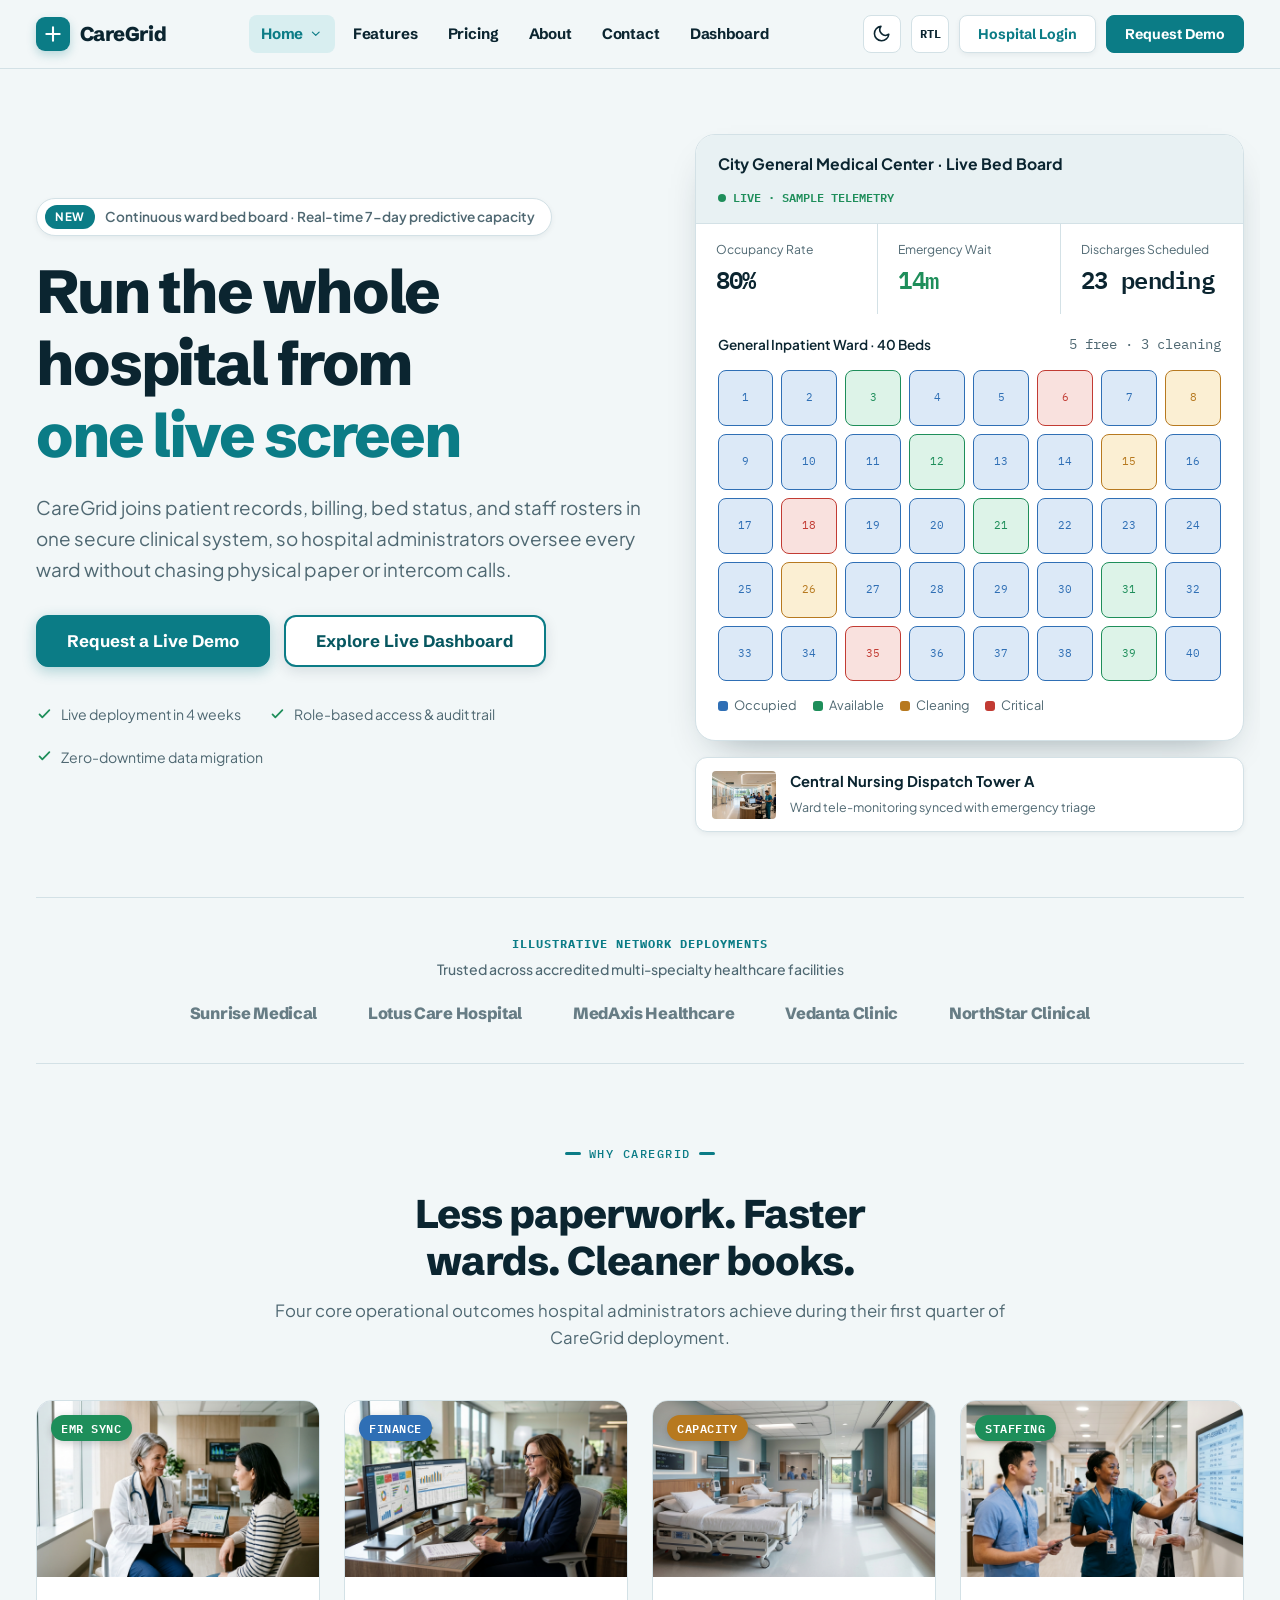
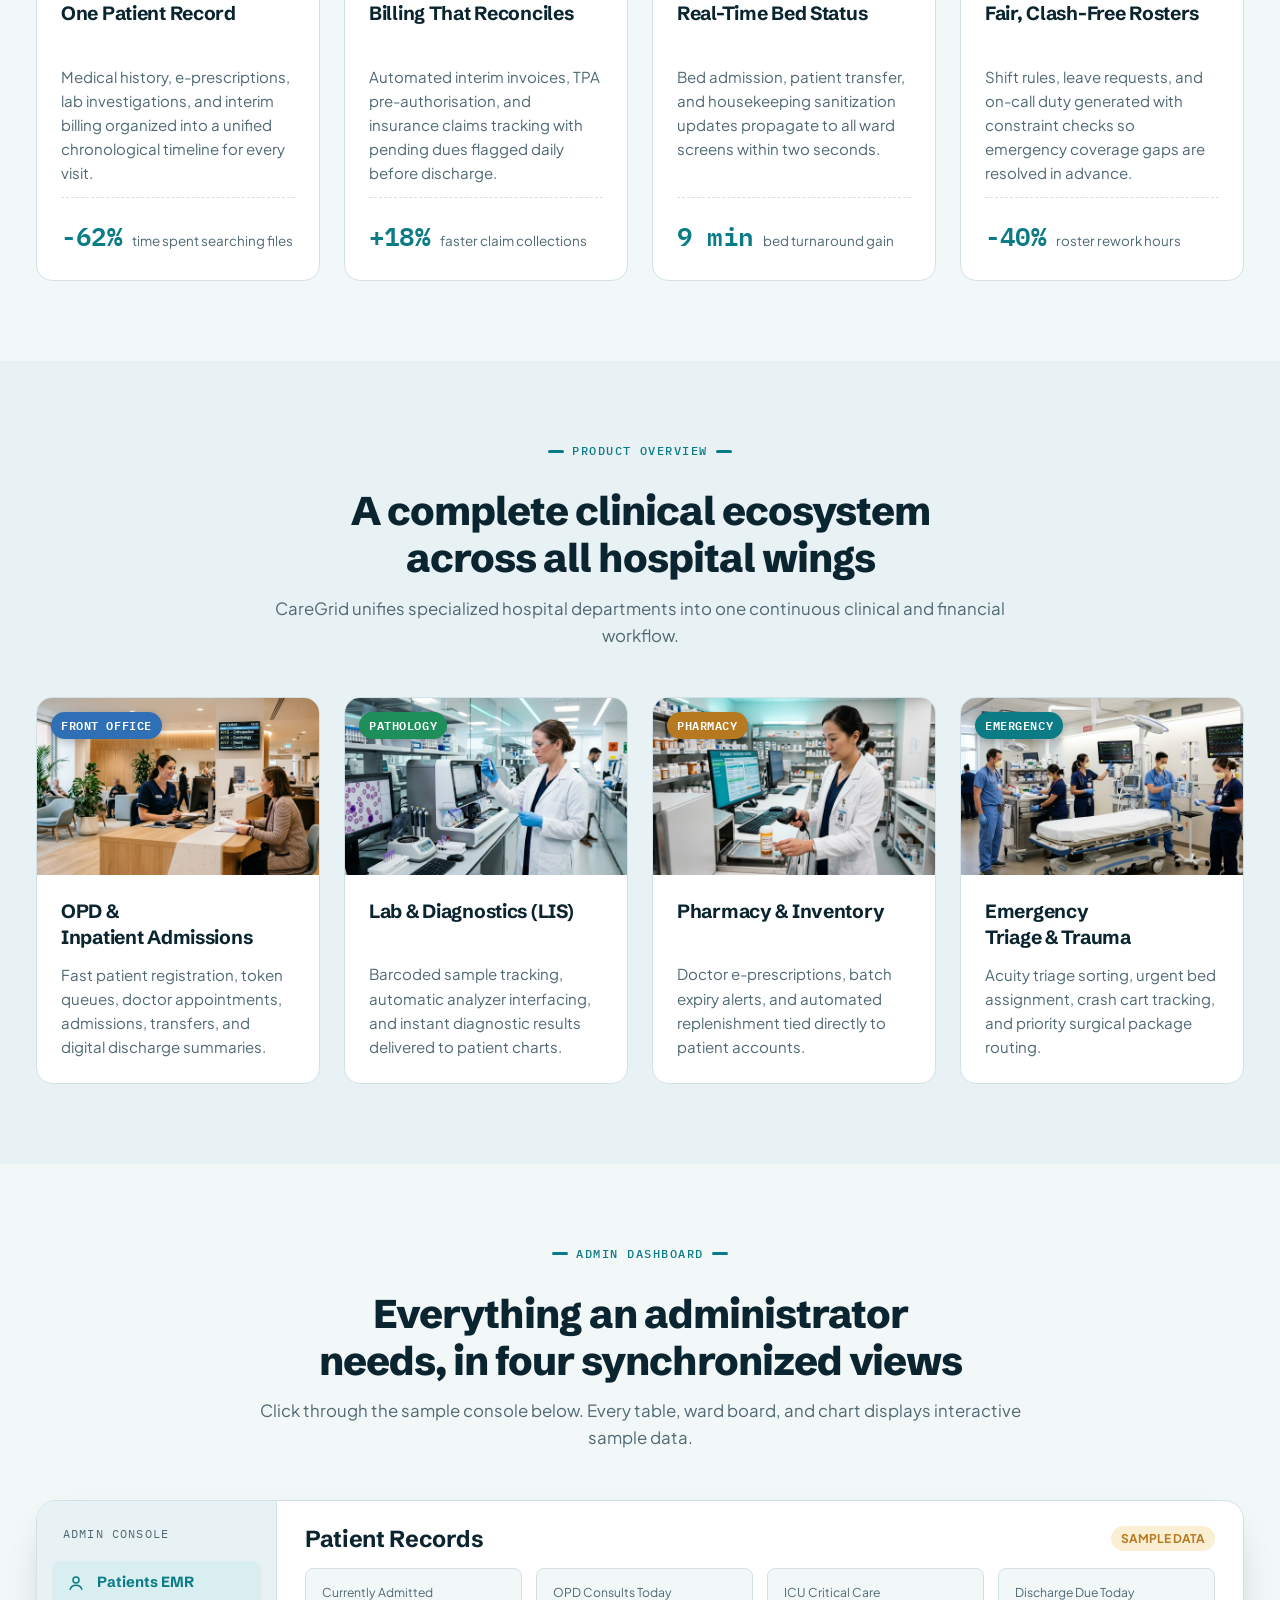
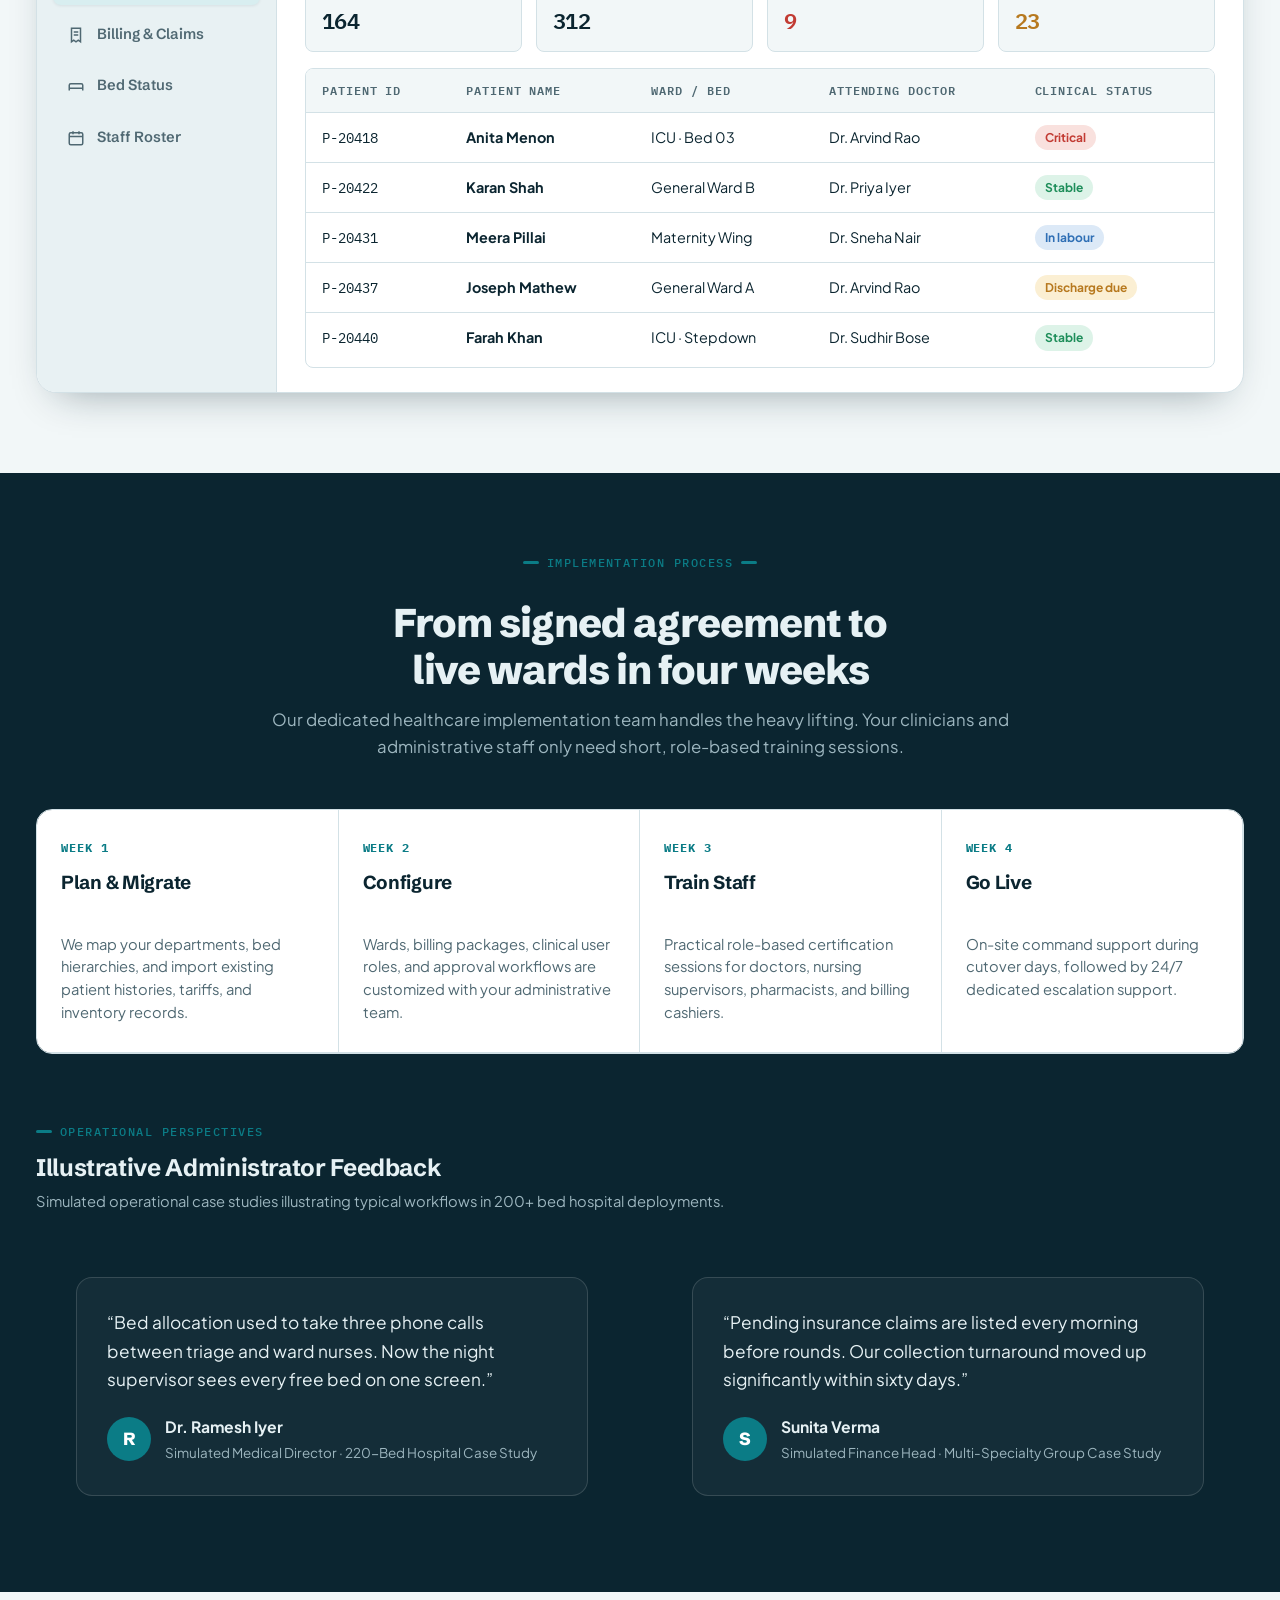
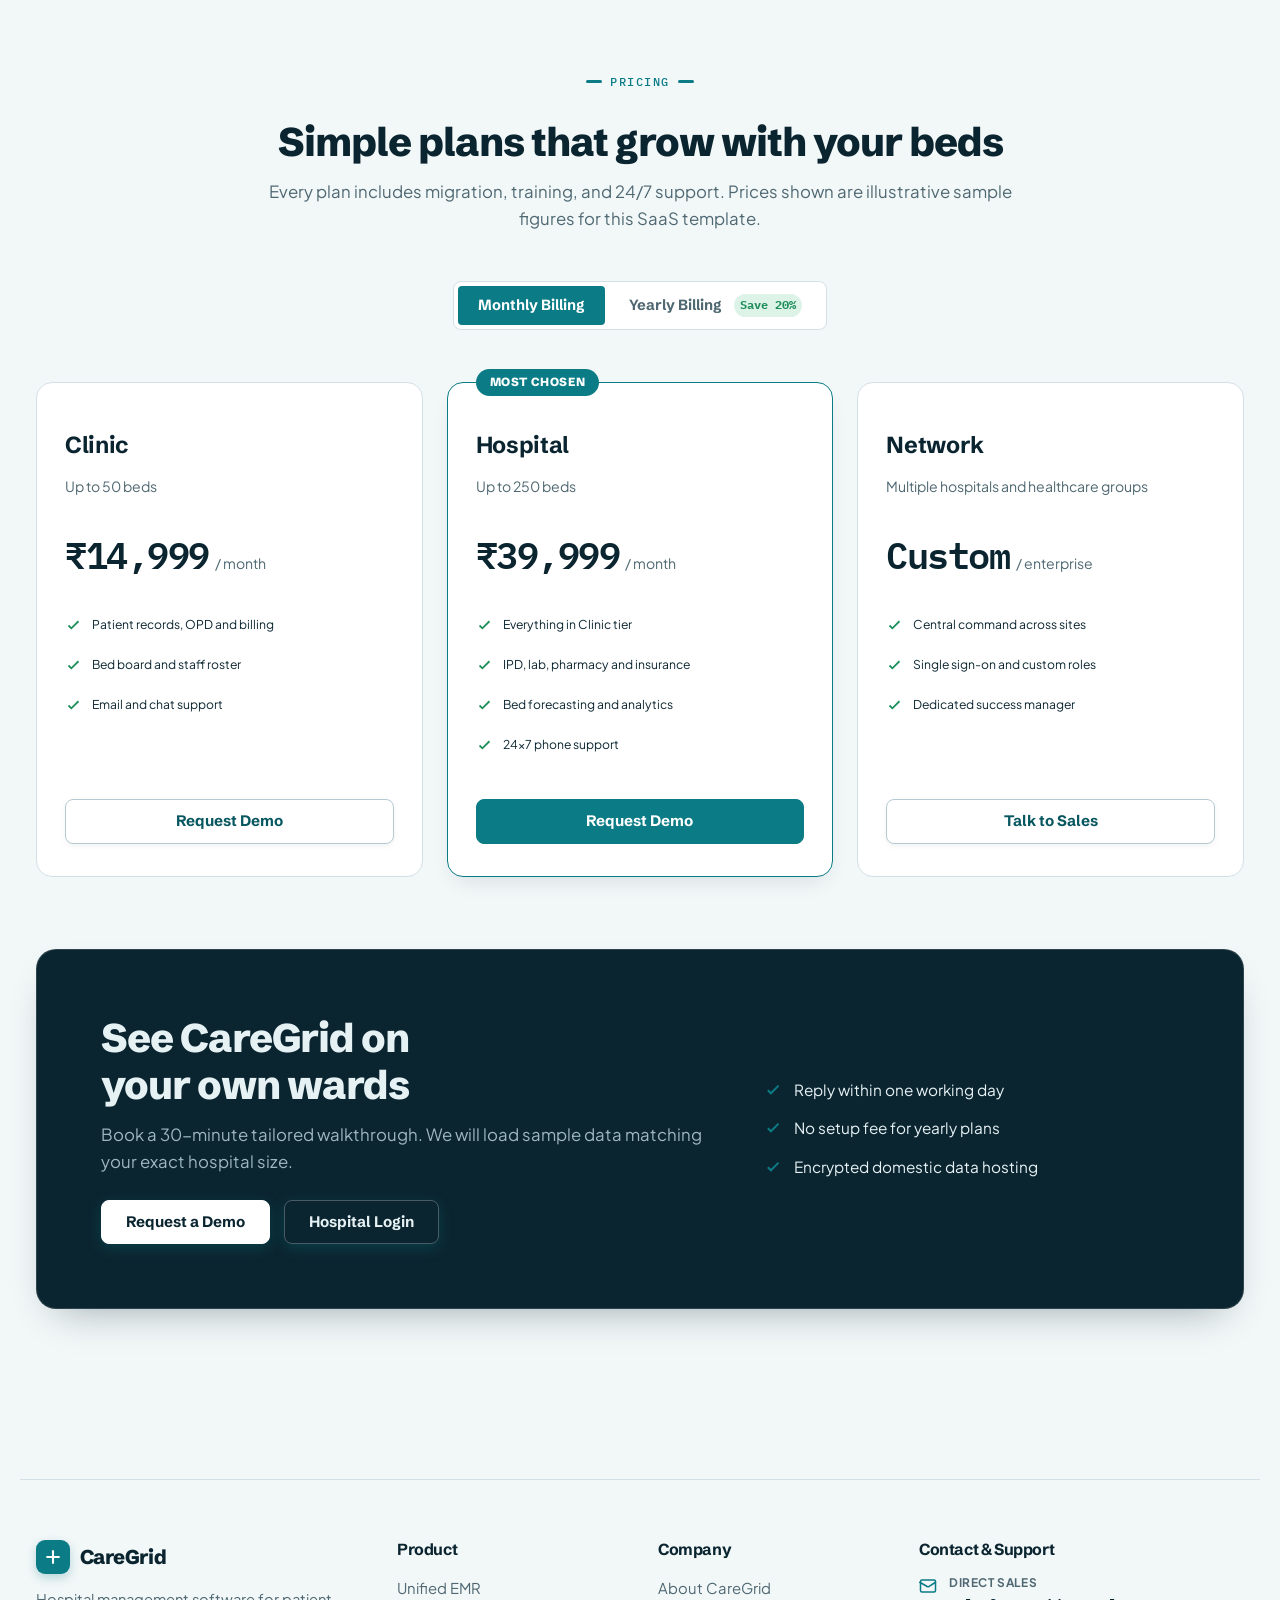
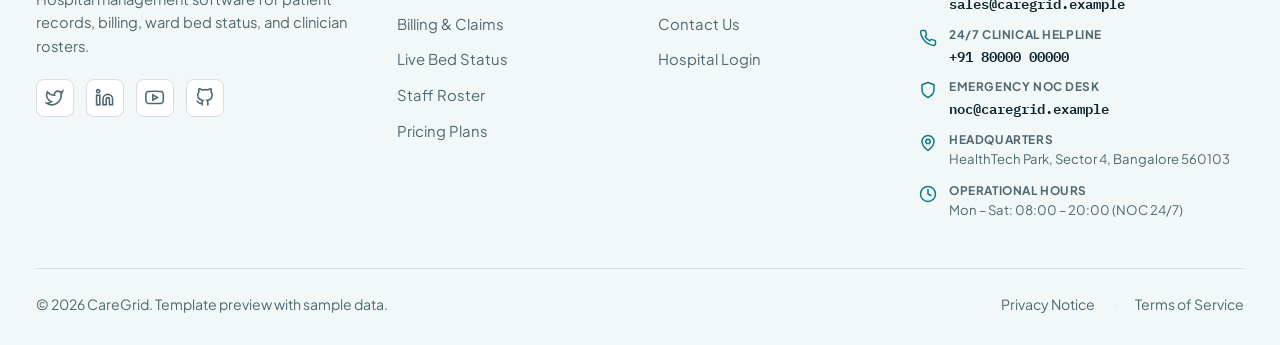
<file: index.html>
<!DOCTYPE html>
<html lang="en" dir="ltr" data-theme="light">
<head>
  <meta charset="UTF-8">
  <meta name="viewport" content="width=device-width, initial-scale=1.0, viewport-fit=cover">
  <title>CareGrid — Live Hospital Management Software &amp; SaaS Suite</title>
  <meta name="description" content="CareGrid joins patient records, billing, ward bed status, and clinician shift rosters in one live clinical command SaaS platform.">
  
  <!-- Preconnect & Google Fonts: Schibsted Grotesk, Plus Jakarta Sans, IBM Plex Mono -->
  <link rel="preconnect" href="https://fonts.googleapis.com">
  <link rel="preconnect" href="https://fonts.gstatic.com" crossorigin>
  <link href="https://fonts.googleapis.com/css2?family=IBM+Plex+Mono:wght@400;500;600&family=Plus+Jakarta+Sans:wght@400;500;600;700&family=Schibsted+Grotesk:wght@600;700;800&display=swap" rel="stylesheet">
  
  <!-- Main Stylesheet -->
  <link rel="stylesheet" href="assets/css/style.css">
  <link rel="icon" type="image/svg+xml" href="data:image/svg+xml,%3Csvg xmlns='http://www.w3.org/2000/svg' viewBox='0 0 24 24' fill='%230A9396'%3E%3Cpath d='M9 3h6v6h6v6h-6v6H9v-6H3V9h6V3z'/%3E%3C/svg%3E">
</head>
<body id="top">

  <!-- ==========================================================================
       PUBLIC WEBSITE NAVBAR & HEADER
       ========================================================================== -->
  <header class="site-header">
    <div class="wrap navbar">
      <!-- Brand Logo -->
      <a href="index.html" class="brand-logo" aria-label="CareGrid Hospital Suite">
        <span class="brand-mark" aria-hidden="true">
          <svg viewBox="0 0 24 24" fill="none" stroke="currentColor" stroke-width="2.5" stroke-linecap="round" stroke-linejoin="round">
            <path d="M12 4v16M4 12h16"/>
          </svg>
        </span>
        CareGrid
      </a>

      <!-- Desktop Navigation Links -->
      <nav class="nav-menu" aria-label="Main Navigation">
        <!-- Home Dropdown (Highlighted on both Home 1 and Home 2) -->
        <div class="nav-dropdown nav-item active" id="desktopHomeDropdown">
          <a href="index.html" class="nav-link nav-home-link active" id="desktopHomeToggle" aria-expanded="false" aria-haspopup="true">
            Home
            <svg class="ic" viewBox="0 0 24 24" fill="none" stroke="currentColor" stroke-width="2" stroke-linecap="round" stroke-linejoin="round" style="width:0.9em;height:0.9em;"><path d="M6 9l6 6 6-6"/></svg>
          </a>
          <ul class="dropdown-menu" aria-label="Home Variations">
            <li>
              <a href="index.html" class="dropdown-link active">
                Home 1 — Live Hospital Operations
                <small>Ward bed boards, telemetry &amp; billing</small>
              </a>
            </li>
            <li>
              <a href="home-2.html" class="dropdown-link">
                Home 2 — Modern Healthcare Tech
                <small>Editorial cloud architecture &amp; workflows</small>
              </a>
            </li>
          </ul>
        </div>
        <a href="features.html" class="nav-link">Features</a>
        <a href="pricing.html" class="nav-link">Pricing</a>
        <a href="about.html" class="nav-link">About</a>
        <a href="contact.html" class="nav-link">Contact</a>
        <a href="dashboard.html" class="nav-link">Dashboard</a>
      </nav>

      <!-- Desktop Actions (Login beside Primary CTA, Theme & Dir controls) -->
      <div class="header-actions">
        <!-- Theme Switcher (Desktop) -->
        <button class="tool-btn theme-toggle-btn desktop-only" type="button" aria-label="Switch to dark theme">
          <svg class="ic theme-icon" viewBox="0 0 24 24" fill="none" stroke="currentColor" stroke-width="2" stroke-linecap="round" stroke-linejoin="round">
            <path d="M21 12.79A9 9 0 1 1 11.21 3 7 7 0 0 0 21 12.79z"/>
          </svg>
        </button>

        <!-- Direction Switcher (LTR / RTL Desktop) -->
        <button class="tool-btn dir-toggle-btn desktop-only" type="button" aria-label="Switch text direction">
          <span class="dir-text">RTL</span>
        </button>

        <!-- Secondary Button: Login (Beside Primary CTA) -->
        <a href="login.html" class="btn btn-secondary btn-sm desktop-only">Hospital Login</a>

        <!-- Primary CTA Button -->
        <button class="btn btn-sm desktop-only" type="button" data-open-modal="demo">Request Demo</button>

        <!-- Mobile / Tablet Hamburger Toggle Button (<= 1024px) -->
        <button class="hamburger-btn" type="button" id="hamburgerBtn" aria-label="Toggle navigation menu" aria-expanded="false">
          <svg class="ic" viewBox="0 0 24 24" fill="none" stroke="currentColor" stroke-width="2" stroke-linecap="round" stroke-linejoin="round">
            <path d="M4 6h16M4 12h16M4 18h16"/>
          </svg>
        </button>
      </div>
    </div>
  </header>

  <!-- ==========================================================================
       MOBILE NAVIGATION DRAWER (All Links, Theme, Dir & CTAs inside)
       ========================================================================== -->
  <div class="mobile-drawer" id="mobileDrawer">
    <div class="mobile-drawer-body">
      <ul class="mobile-nav-links">
        <li>
          <a href="#" class="mobile-dropdown-toggle active" id="mobileHomeToggle" aria-expanded="false">
            <span>Home</span>
            <svg class="ic chev-icon" viewBox="0 0 24 24" fill="none" stroke="currentColor" stroke-width="2" stroke-linecap="round" stroke-linejoin="round"><path d="M6 9l6 6 6-6"/></svg>
          </a>
          <div class="mobile-dropdown-content" id="mobileHomeContent" hidden>
            <a href="index.html" class="dropdown-link active">Home 1 — Live Hospital Operations</a>
            <a href="home-2.html" class="dropdown-link">Home 2 — Modern Healthcare Tech</a>
          </div>
        </li>
        <li><a href="features.html" class="nav-link">Features</a></li>
        <li><a href="pricing.html" class="nav-link">Pricing</a></li>
        <li><a href="about.html" class="nav-link">About Us</a></li>
        <li><a href="contact.html" class="nav-link">Contact</a></li>
        <li><a href="dashboard.html" class="nav-link">Dashboard</a></li>
      </ul>

      <!-- Controls inside Mobile Menu (Theme & LTR/RTL) -->
      <div class="mobile-controls-row">
        <button class="mobile-ctrl-btn theme-toggle-btn" type="button" aria-label="Switch theme">
          <svg class="ic theme-icon" viewBox="0 0 24 24" fill="none" stroke="currentColor" stroke-width="2" stroke-linecap="round" stroke-linejoin="round">
            <path d="M21 12.79A9 9 0 1 1 11.21 3 7 7 0 0 0 21 12.79z"/>
          </svg>
          <span class="theme-text">Dark</span>
        </button>
        <button class="mobile-ctrl-btn dir-toggle-btn" type="button" aria-label="Switch text direction">
          <span class="dir-text">RTL</span>
          <span>Direction</span>
        </button>
      </div>

      <div class="mobile-actions-stack">
        <a href="login.html" class="btn btn-secondary btn-block">Hospital Login</a>
        <button class="btn btn-block" type="button" data-open-modal="demo">Request a Demo</button>
      </div>
    </div>
  </div>

  <main>
    <!-- ==========================================================================
         SECTION 1: FULL-SCREEN HERO (LIVE HOSPITAL OPERATIONS CONCEPT)
         ========================================================================== -->
    <section class="hero-section wrap">
      <div class="hero-grid">
        <!-- Hero Text Content -->
        <div class="hero-content">
          <div class="hero-pill">
            <b>NEW</b>
            <span>Continuous ward bed board &middot; Real-time 7-day predictive capacity</span>
          </div>
          <h1 class="hero-title">Run the whole hospital from <em>one live screen</em></h1>
          <p class="hero-lead">CareGrid joins patient records, billing, bed status, and staff rosters in one secure clinical system, so hospital administrators oversee every ward without chasing physical paper or intercom calls.</p>
          
          <div class="hero-cta-group">
            <button class="btn btn-lg" type="button" data-open-modal="demo">Request a Live Demo</button>
            <a class="btn btn-secondary btn-lg" href="#dashboard">Explore Live Dashboard</a>
          </div>

          <div class="hero-proof">
            <span>
              <svg class="ic" viewBox="0 0 24 24" fill="none" stroke="currentColor" stroke-width="2.5" stroke-linecap="round" stroke-linejoin="round"><path d="M5 12l4 4 10-10"/></svg>
              Live deployment in 4 weeks
            </span>
            <span>
              <svg class="ic" viewBox="0 0 24 24" fill="none" stroke="currentColor" stroke-width="2.5" stroke-linecap="round" stroke-linejoin="round"><path d="M5 12l4 4 10-10"/></svg>
              Role-based access &amp; audit trail
            </span>
            <span>
              <svg class="ic" viewBox="0 0 24 24" fill="none" stroke="currentColor" stroke-width="2.5" stroke-linecap="round" stroke-linejoin="round"><path d="M5 12l4 4 10-10"/></svg>
              Zero-downtime data migration
            </span>
          </div>
        </div>

        <!-- Hero Visual: Visual Composition combining Live Bed Board & Hospital Photography -->
        <div class="hero-visual">
          <div class="hero-board" aria-label="Sample live ward bed board">
            <div class="hero-board-top">
              <b>City General Medical Center &middot; Live Bed Board</b>
              <span class="live-pill">LIVE &middot; SAMPLE TELEMETRY</span>
            </div>

            <div class="kpi-row">
              <div class="kpi-cell">
                <span>Occupancy Rate</span>
                <b id="hero-kpi-occ">78%</b>
              </div>
              <div class="kpi-cell">
                <span>Emergency Wait</span>
                <b style="color:var(--ok)">14m</b>
              </div>
              <div class="kpi-cell">
                <span>Discharges Scheduled</span>
                <b>23 pending</b>
              </div>
            </div>

            <div class="hero-board-body">
              <div class="hero-board-subhead">
                <span style="font-weight:600; color:var(--ink);">General Inpatient Ward &middot; 40 Beds</span>
                <span class="mono" id="hero-bed-sum"></span>
              </div>

              <!-- Interactive Bed Grid: Click tiles to cycle states -->
              <div class="beds-grid" id="hero-beds"></div>

              <div class="bed-legend">
                <span><i class="i-o"></i> Occupied</span>
                <span><i class="i-a"></i> Available</span>
                <span><i class="i-c"></i> Cleaning</span>
                <span><i class="i-x"></i> Critical</span>
              </div>
            </div>
          </div>

          <!-- Hospital Operations Visual Composition Bar -->
          <div class="hero-composite-thumb">
            <img src="assets/images/hero-hospital.jpg" alt="Active clinical operations corridor and nursing desk" loading="lazy">
            <div>
              <b>Central Nursing Dispatch Tower A</b>
              <span>Ward tele-monitoring synced with emergency triage</span>
            </div>
          </div>
        </div>
      </div>
    </section>

    <!-- ==========================================================================
         SECTION 2: HOSPITAL TRUST SECTION (ILLUSTRATIVE PLACEHOLDERS)
         ========================================================================== -->
    <section class="wrap">
      <div class="trust-strip">
        <div class="trust-title">
          <span>Illustrative Network Deployments</span>
          <small>Trusted across accredited multi-specialty healthcare facilities</small>
        </div>
        <div class="trust-logos" aria-label="Illustrative Partner Hospital Names">
          <span class="trust-brand">Sunrise Medical</span>
          <span class="trust-brand">Lotus Care Hospital</span>
          <span class="trust-brand">MedAxis Healthcare</span>
          <span class="trust-brand">Vedanta Clinic</span>
          <span class="trust-brand">NorthStar Clinical</span>
        </div>
      </div>
    </section>

    <!-- ==========================================================================
         SECTION 3: BENEFITS SECTION
         ========================================================================== -->
    <section class="sec wrap" id="features">
      <div class="section-head">
        <span class="eyebrow">Why CareGrid</span>
        <h2>Less paperwork. Faster wards. Cleaner books.</h2>
        <p>Four core operational outcomes hospital administrators achieve during their first quarter of CareGrid deployment.</p>
      </div>

      <!-- 4 Image-Based Benefit Cards (No Decorative Icon Boxes) -->
      <div class="grid g4">
        <!-- Card 1 -->
        <article class="card card-media">
          <div class="card-img-wrap">
            <img src="assets/images/card-records.jpg" alt="Doctor reviewing digital patient charts at bedside" loading="lazy">
            <span class="card-badge status-ok">EMR Sync</span>
          </div>
          <div class="card-body">
            <h3>One Patient Record</h3>
            <p>Medical history, e-prescriptions, lab investigations, and interim billing organized into a unified chronological timeline for every visit.</p>
            <div class="card-metric">
              <b>-62%</b>
              <span>time spent searching files</span>
            </div>
          </div>
        </article>

        <!-- Card 2 -->
        <article class="card card-media">
          <div class="card-img-wrap">
            <img src="assets/images/card-billing.jpg" alt="Finance specialist examining hospital billing dashboards" loading="lazy">
            <span class="card-badge status-info">Finance</span>
          </div>
          <div class="card-body">
            <h3>Billing That Reconciles</h3>
            <p>Automated interim invoices, TPA pre-authorisation, and insurance claims tracking with pending dues flagged daily before discharge.</p>
            <div class="card-metric">
              <b>+18%</b>
              <span>faster claim collections</span>
            </div>
          </div>
        </article>

        <!-- Card 3 -->
        <article class="card card-media">
          <div class="card-img-wrap">
            <img src="assets/images/card-beds.jpg" alt="Modern clean hospital inpatient ward with electric beds" loading="lazy">
            <span class="card-badge status-warn">Capacity</span>
          </div>
          <div class="card-body">
            <h3>Real-Time Bed Status</h3>
            <p>Bed admission, patient transfer, and housekeeping sanitization updates propagate to all ward screens within two seconds.</p>
            <div class="card-metric">
              <b>9 min</b>
              <span>bed turnaround gain</span>
            </div>
          </div>
        </article>

        <!-- Card 4 -->
        <article class="card card-media">
          <div class="card-img-wrap">
            <img src="assets/images/card-roster.jpg" alt="Nurse supervisor coordinating shift duty board" loading="lazy">
            <span class="card-badge status-ok">Staffing</span>
          </div>
          <div class="card-body">
            <h3>Fair, Clash-Free Rosters</h3>
            <p>Shift rules, leave requests, and on-call duty generated with constraint checks so emergency coverage gaps are resolved in advance.</p>
            <div class="card-metric">
              <b>-40%</b>
              <span>roster rework hours</span>
            </div>
          </div>
        </article>
      </div>
    </section>

    <!-- ==========================================================================
         SECTION 4: PRODUCT OVERVIEW (LARGE VISUAL PRESENTATION)
         ========================================================================== -->
    <section class="sec sec-tint" id="modules">
      <div class="wrap">
        <div class="section-head">
          <span class="eyebrow">Product Overview</span>
          <h2>A complete clinical ecosystem across all hospital wings</h2>
          <p>CareGrid unifies specialized hospital departments into one continuous clinical and financial workflow.</p>
        </div>

        <div class="grid g4">
          <!-- Module 1 -->
          <article class="card card-media">
            <div class="card-img-wrap">
              <img src="assets/images/card-opd.jpg" alt="Outpatient registration desk and queue monitor" loading="lazy">
              <span class="card-badge status-info">Front Office</span>
            </div>
            <div class="card-body">
              <h3>OPD &amp; Inpatient Admissions</h3>
              <p>Fast patient registration, token queues, doctor appointments, admissions, transfers, and digital discharge summaries.</p>
            </div>
          </article>

          <!-- Module 2 -->
          <article class="card card-media">
            <div class="card-img-wrap">
              <img src="assets/images/card-lab.jpg" alt="Pathology diagnostic laboratory with analyzer equipment" loading="lazy">
              <span class="card-badge status-ok">Pathology</span>
            </div>
            <div class="card-body">
              <h3>Lab &amp; Diagnostics (LIS)</h3>
              <p>Barcoded sample tracking, automatic analyzer interfacing, and instant diagnostic results delivered to patient charts.</p>
            </div>
          </article>

          <!-- Module 3 -->
          <article class="card card-media">
            <div class="card-img-wrap">
              <img src="assets/images/card-pharmacy.jpg" alt="Hospital pharmacy with automated stock tracking" loading="lazy">
              <span class="card-badge status-warn">Pharmacy</span>
            </div>
            <div class="card-body">
              <h3>Pharmacy &amp; Inventory</h3>
              <p>Doctor e-prescriptions, batch expiry alerts, and automated replenishment tied directly to patient accounts.</p>
            </div>
          </article>

          <!-- Module 4 -->
          <article class="card card-media">
            <div class="card-img-wrap">
              <img src="assets/images/card-emergency.jpg" alt="Emergency acute trauma bay with patient vitals monitor" loading="lazy">
              <span class="card-badge status-crit">Emergency</span>
            </div>
            <div class="card-body">
              <h3>Emergency Triage &amp; Trauma</h3>
              <p>Acuity triage sorting, urgent bed assignment, crash cart tracking, and priority surgical package routing.</p>
            </div>
          </article>
        </div>
      </div>
    </section>

    <!-- ==========================================================================
         SECTION 5: ADMIN DASHBOARD PREVIEW
         ========================================================================== -->
    <section class="sec wrap" id="dashboard">
      <div class="section-head">
        <span class="eyebrow">Admin Dashboard</span>
        <h2>Everything an administrator needs, in four synchronized views</h2>
        <p>Click through the sample console below. Every table, ward board, and chart displays interactive sample data.</p>
      </div>

      <div class="dash-container" role="region" aria-label="Sample Admin Command Console">
        <!-- Sidebar Navigation -->
        <div class="dash-sidebar" role="tablist" aria-label="Dashboard views">
          <span class="dash-sidebar-tag">Admin Console</span>
          <button class="dash-nav-btn" type="button" role="tab" aria-selected="true" data-dash-tab="patients">
            <svg class="ic" viewBox="0 0 24 24" fill="none" stroke="currentColor" stroke-width="2"><circle cx="12" cy="8" r="4"/><path d="M4 21c1-4 4-6 8-6s7 2 8 6"/></svg>
            Patients EMR
          </button>
          <button class="dash-nav-btn" type="button" role="tab" aria-selected="false" data-dash-tab="billing">
            <svg class="ic" viewBox="0 0 24 24" fill="none" stroke="currentColor" stroke-width="2"><path d="M6 3h12v18l-3-2-3 2-3-2-3 2z"/><path d="M9 8h6M9 12h6"/></svg>
            Billing &amp; Claims
          </button>
          <button class="dash-nav-btn" type="button" role="tab" aria-selected="false" data-dash-tab="beds">
            <svg class="ic" viewBox="0 0 24 24" fill="none" stroke="currentColor" stroke-width="2"><path d="M3 18v-7a2 2 0 0 1 2-2h14a2 2 0 0 1 2 2v7M3 15h18"/></svg>
            Bed Status
          </button>
          <button class="dash-nav-btn" type="button" role="tab" aria-selected="false" data-dash-tab="staff">
            <svg class="ic" viewBox="0 0 24 24" fill="none" stroke="currentColor" stroke-width="2"><rect x="3" y="5" width="18" height="16" rx="2"/><path d="M3 10h18M8 3v4M16 3v4"/></svg>
            Staff Roster
          </button>
        </div>

        <!-- Main Content Area -->
        <div class="dash-main">
          <!-- Pane 1: Patients -->
          <div class="dash-pane" id="dash-pane-patients" role="tabpanel">
            <div class="dash-header">
              <h3>Patient Records</h3>
              <span class="chip c-warn">SAMPLE DATA</span>
            </div>

            <div class="dash-kpis" style="margin-block: 16px;">
              <div class="dash-kpi-box"><span>Currently Admitted</span><b>164</b></div>
              <div class="dash-kpi-box"><span>OPD Consults Today</span><b>312</b></div>
              <div class="dash-kpi-box"><span>ICU Critical Care</span><b style="color:var(--crit)">9</b></div>
              <div class="dash-kpi-box"><span>Discharge Due Today</span><b style="color:var(--warn)">23</b></div>
            </div>

            <div class="table-wrap">
              <table class="table-custom">
                <thead>
                  <tr>
                    <th>Patient ID</th>
                    <th>Patient Name</th>
                    <th>Ward / Bed</th>
                    <th>Attending Doctor</th>
                    <th>Clinical Status</th>
                  </tr>
                </thead>
                <tbody>
                  <tr>
                    <td class="mono">P-20418</td>
                    <td><b>Anita Menon</b></td>
                    <td>ICU &middot; Bed 03</td>
                    <td>Dr. Arvind Rao</td>
                    <td><span class="chip c-crit">Critical</span></td>
                  </tr>
                  <tr>
                    <td class="mono">P-20422</td>
                    <td><b>Karan Shah</b></td>
                    <td>General Ward B</td>
                    <td>Dr. Priya Iyer</td>
                    <td><span class="chip c-ok">Stable</span></td>
                  </tr>
                  <tr>
                    <td class="mono">P-20431</td>
                    <td><b>Meera Pillai</b></td>
                    <td>Maternity Wing</td>
                    <td>Dr. Sneha Nair</td>
                    <td><span class="chip c-info">In labour</span></td>
                  </tr>
                  <tr>
                    <td class="mono">P-20437</td>
                    <td><b>Joseph Mathew</b></td>
                    <td>General Ward A</td>
                    <td>Dr. Arvind Rao</td>
                    <td><span class="chip c-warn">Discharge due</span></td>
                  </tr>
                  <tr>
                    <td class="mono">P-20440</td>
                    <td><b>Farah Khan</b></td>
                    <td>ICU &middot; Stepdown</td>
                    <td>Dr. Sudhir Bose</td>
                    <td><span class="chip c-ok">Stable</span></td>
                  </tr>
                </tbody>
              </table>
            </div>
          </div>

          <!-- Pane 2: Billing & Collections -->
          <div class="dash-pane" id="dash-pane-billing" role="tabpanel" hidden>
            <div class="dash-header">
              <h3>Billing &amp; Insurance Collections</h3>
              <span class="chip c-warn">SAMPLE DATA</span>
            </div>

            <div class="dash-kpis" style="margin-block: 16px;">
              <div class="dash-kpi-box"><span>Collected This Week</span><b>&#8377;18.4L</b></div>
              <div class="dash-kpi-box"><span>Pending Dues</span><b style="color:var(--warn)">&#8377;6.2L</b></div>
              <div class="dash-kpi-box"><span>Claims in Review</span><b>41</b></div>
              <div class="dash-kpi-box"><span>Claims Settled</span><b style="color:var(--ok)">98%</b></div>
            </div>

            <div class="collections-chart" id="preview-chart" role="img" aria-label="Daily collections chart in lakh rupees"></div>
            <div class="chart-axis" id="preview-axis"></div>

            <div class="table-wrap" style="margin-top: 14px;">
              <table class="table-custom">
                <thead>
                  <tr>
                    <th>Invoice #</th>
                    <th>Patient</th>
                    <th>Amount</th>
                    <th>Insurance / Payer</th>
                    <th>Status</th>
                  </tr>
                </thead>
                <tbody>
                  <tr>
                    <td class="mono">INV-7731</td>
                    <td><b>Anita Menon</b></td>
                    <td class="mono">&#8377;1,84,000</td>
                    <td>Star Health</td>
                    <td><span class="chip c-info">In review</span></td>
                  </tr>
                  <tr>
                    <td class="mono">INV-7734</td>
                    <td><b>Karan Shah</b></td>
                    <td class="mono">&#8377;42,500</td>
                    <td>Self Pay</td>
                    <td><span class="chip c-ok">Paid</span></td>
                  </tr>
                  <tr>
                    <td class="mono">INV-7738</td>
                    <td><b>Meera Pillai</b></td>
                    <td class="mono">&#8377;68,200</td>
                    <td>HDFC ERGO</td>
                    <td><span class="chip c-warn">Pending</span></td>
                  </tr>
                  <tr>
                    <td class="mono">INV-7741</td>
                    <td><b>Joseph Mathew</b></td>
                    <td class="mono">&#8377;91,750</td>
                    <td>Care Health</td>
                    <td><span class="chip c-crit">Audit query</span></td>
                  </tr>
                </tbody>
              </table>
            </div>
          </div>

          <!-- Pane 3: Bed Status -->
          <div class="dash-pane" id="dash-pane-beds" role="tabpanel" hidden>
            <div class="dash-header">
              <h3>Bed Status by Ward</h3>
              <span class="chip c-warn">SAMPLE DATA</span>
            </div>

            <div class="wards-grid" id="preview-wards" style="margin-top: 16px;"></div>

            <div class="bed-legend" style="margin-top: 16px;">
              <span><i class="i-o"></i> Occupied</span>
              <span><i class="i-a"></i> Available</span>
              <span><i class="i-c"></i> Cleaning</span>
              <span><i class="i-x"></i> Critical Care</span>
            </div>
          </div>

          <!-- Pane 4: Staff Roster -->
          <div class="dash-pane" id="dash-pane-staff" role="tabpanel" hidden>
            <div class="dash-header">
              <h3>Staff Roster, This Week</h3>
              <span class="chip c-warn">SAMPLE DATA</span>
            </div>

            <div class="table-wrap" style="margin-top: 16px;">
              <table class="table-custom roster-table">
                <thead>
                  <tr>
                    <th>Staff Member</th>
                    <th>Role</th>
                    <th class="s">Mon</th>
                    <th class="s">Tue</th>
                    <th class="s">Wed</th>
                    <th class="s">Thu</th>
                    <th class="s">Fri</th>
                    <th class="s">Sat</th>
                    <th class="s">Sun</th>
                  </tr>
                </thead>
                <tbody>
                  <tr>
                    <td><b>Dr. Arvind Rao</b></td>
                    <td>Physician</td>
                    <td class="s"><span class="shift-badge s-M">M</span></td>
                    <td class="s"><span class="shift-badge s-M">M</span></td>
                    <td class="s"><span class="shift-badge s-M">M</span></td>
                    <td class="s"><span class="shift-badge s-E">E</span></td>
                    <td class="s"><span class="shift-badge s-E">E</span></td>
                    <td class="s"><span class="shift-badge s-O">&ndash;</span></td>
                    <td class="s"><span class="shift-badge s-O">&ndash;</span></td>
                  </tr>
                  <tr>
                    <td><b>Nurse Divya K.</b></td>
                    <td>ICU Incharge</td>
                    <td class="s"><span class="shift-badge s-N">N</span></td>
                    <td class="s"><span class="shift-badge s-N">N</span></td>
                    <td class="s"><span class="shift-badge s-N">N</span></td>
                    <td class="s"><span class="shift-badge s-O">&ndash;</span></td>
                    <td class="s"><span class="shift-badge s-O">&ndash;</span></td>
                    <td class="s"><span class="shift-badge s-E">E</span></td>
                    <td class="s"><span class="shift-badge s-E">E</span></td>
                  </tr>
                  <tr>
                    <td><b>Nurse Samuel M.</b></td>
                    <td>General Ward</td>
                    <td class="s"><span class="shift-badge s-E">E</span></td>
                    <td class="s"><span class="shift-badge s-E">E</span></td>
                    <td class="s"><span class="shift-badge s-E">E</span></td>
                    <td class="s"><span class="shift-badge s-O">&ndash;</span></td>
                    <td class="s"><span class="shift-badge s-M">M</span></td>
                    <td class="s"><span class="shift-badge s-M">M</span></td>
                    <td class="s"><span class="shift-badge s-M">M</span></td>
                  </tr>
                  <tr>
                    <td><b>Dr. Sudhir Bose</b></td>
                    <td>Intensivist</td>
                    <td class="s"><span class="shift-badge s-O">&ndash;</span></td>
                    <td class="s"><span class="shift-badge s-M">M</span></td>
                    <td class="s"><span class="shift-badge s-M">M</span></td>
                    <td class="s"><span class="shift-badge s-M">M</span></td>
                    <td class="s"><span class="shift-badge s-E">E</span></td>
                    <td class="s"><span class="shift-badge s-E">E</span></td>
                    <td class="s"><span class="shift-badge s-O">&ndash;</span></td>
                  </tr>
                  <tr>
                    <td><b>Anil Kumar</b></td>
                    <td>Billing Desk</td>
                    <td class="s"><span class="shift-badge s-M">M</span></td>
                    <td class="s"><span class="shift-badge s-M">M</span></td>
                    <td class="s"><span class="shift-badge s-M">M</span></td>
                    <td class="s"><span class="shift-badge s-M">M</span></td>
                    <td class="s"><span class="shift-badge s-M">M</span></td>
                    <td class="s"><span class="shift-badge s-M">M</span></td>
                    <td class="s"><span class="shift-badge s-O">&ndash;</span></td>
                  </tr>
                </tbody>
              </table>
            </div>

            <div class="bed-legend" style="margin-top: 14px;">
              <span><i style="background:var(--info)"></i> M = Morning 6AM &ndash; 2PM</span>
              <span><i style="background:var(--warn)"></i> E = Evening 2PM &ndash; 10PM</span>
              <span><i style="background:var(--brand)"></i> N = Night 10PM &ndash; 6AM</span>
            </div>
          </div>
        </div>
      </div>
    </section>

    <!-- ==========================================================================
         SECTION 6: IMPLEMENTATION & ONBOARDING (DEEP NAVY SECTION)
         ========================================================================== -->
    <section class="sec sec-deep" id="rollout">
      <div class="wrap">
        <div class="section-head">
          <span class="eyebrow">Implementation Process</span>
          <h2>From signed agreement to live wards in four weeks</h2>
          <p>Our dedicated healthcare implementation team handles the heavy lifting. Your clinicians and administrative staff only need short, role-based training sessions.</p>
        </div>

        <div class="rollout-steps">
          <div class="step-card">
            <span class="week-tag">WEEK 1</span>
            <h3>Plan &amp; Migrate</h3>
            <p>We map your departments, bed hierarchies, and import existing patient histories, tariffs, and inventory records.</p>
          </div>
          <div class="step-card">
            <span class="week-tag">WEEK 2</span>
            <h3>Configure</h3>
            <p>Wards, billing packages, clinical user roles, and approval workflows are customized with your administrative team.</p>
          </div>
          <div class="step-card">
            <span class="week-tag">WEEK 3</span>
            <h3>Train Staff</h3>
            <p>Practical role-based certification sessions for doctors, nursing supervisors, pharmacists, and billing cashiers.</p>
          </div>
          <div class="step-card">
            <span class="week-tag">WEEK 4</span>
            <h3>Go Live</h3>
            <p>On-site command support during cutover days, followed by 24/7 dedicated escalation support.</p>
          </div>
        </div>

        <!-- ==========================================================================
             SECTION 7: ILLUSTRATIVE TRUST / FEEDBACK (CLEARLY IDENTIFIED SAMPLE CONTENT)
             ========================================================================== -->
        <div style="margin-top: 60px;">
          <span class="eyebrow">Operational Perspectives</span>
          <h3 style="font-size: 1.5rem; color: var(--deep-ink); margin-bottom: 8px;">Illustrative Administrator Feedback</h3>
          <p style="color: var(--deep-muted); font-size: 0.92rem; margin-bottom: 24px;">Simulated operational case studies illustrating typical workflows in 200+ bed hospital deployments.</p>

          <div class="quote-grid">
            <figure class="quote-card">
              <p>&ldquo;Bed allocation used to take three phone calls between triage and ward nurses. Now the night supervisor sees every free bed on one screen.&rdquo;</p>
              <div class="quote-author">
                <span class="author-avatar">R</span>
                <div class="author-meta">
                  <b>Dr. Ramesh Iyer</b>
                  <span>Simulated Medical Director &middot; 220-Bed Hospital Case Study</span>
                </div>
              </div>
            </figure>

            <figure class="quote-card">
              <p>&ldquo;Pending insurance claims are listed every morning before rounds. Our collection turnaround moved up significantly within sixty days.&rdquo;</p>
              <div class="quote-author">
                <span class="author-avatar">S</span>
                <div class="author-meta">
                  <b>Sunita Verma</b>
                  <span>Simulated Finance Head &middot; Multi-Specialty Group Case Study</span>
                </div>
              </div>
            </figure>
          </div>
        </div>
      </div>
    </section>

    <!-- ==========================================================================
         PRICING SECTION (SHARED COMPONENT)
         ========================================================================== -->
    <section class="sec wrap" id="pricing">
      <div class="section-head center">
        <span class="eyebrow">Pricing</span>
        <h2>Simple plans that grow with your beds</h2>
        <p>Every plan includes migration, training, and 24/7 support. Prices shown are illustrative sample figures for this SaaS template.</p>
      </div>

      <div class="pricing-toggle-wrap">
        <div class="pricing-toggle" role="group" aria-label="Billing period selection">
          <button type="button" data-pricing-toggle data-period="m" aria-pressed="true">Monthly Billing</button>
          <button type="button" data-pricing-toggle data-period="y" aria-pressed="false">
            Yearly Billing
            <span class="discount-pill">Save 20%</span>
          </button>
        </div>
      </div>

      <div class="grid g3">
        <!-- Clinic Plan -->
        <article class="pricing-card">
          <h3>Clinic</h3>
          <p class="pricing-caption">Up to 50 beds</p>
          <div class="pricing-amount">
            <span data-price-monthly="14999">&#8377;14,999</span>
            <small class="price-period-label"> / month</small>
          </div>
          <ul class="pricing-features">
            <li><svg class="ic" viewBox="0 0 24 24" fill="none" stroke="currentColor" stroke-width="2.5"><path d="M5 12l4 4 10-10"/></svg><span>Patient records, OPD and billing</span></li>
            <li><svg class="ic" viewBox="0 0 24 24" fill="none" stroke="currentColor" stroke-width="2.5"><path d="M5 12l4 4 10-10"/></svg><span>Bed board and staff roster</span></li>
            <li><svg class="ic" viewBox="0 0 24 24" fill="none" stroke="currentColor" stroke-width="2.5"><path d="M5 12l4 4 10-10"/></svg><span>Email and chat support</span></li>
          </ul>
          <button class="btn btn-secondary" type="button" data-open-modal="demo">Request Demo</button>
        </article>

        <!-- Hospital Plan (Hot) -->
        <article class="pricing-card hot">
          <span class="hot-badge">Most Chosen</span>
          <h3>Hospital</h3>
          <p class="pricing-caption">Up to 250 beds</p>
          <div class="pricing-amount">
            <span data-price-monthly="39999">&#8377;39,999</span>
            <small class="price-period-label"> / month</small>
          </div>
          <ul class="pricing-features">
            <li><svg class="ic" viewBox="0 0 24 24" fill="none" stroke="currentColor" stroke-width="2.5"><path d="M5 12l4 4 10-10"/></svg><span>Everything in Clinic tier</span></li>
            <li><svg class="ic" viewBox="0 0 24 24" fill="none" stroke="currentColor" stroke-width="2.5"><path d="M5 12l4 4 10-10"/></svg><span>IPD, lab, pharmacy and insurance</span></li>
            <li><svg class="ic" viewBox="0 0 24 24" fill="none" stroke="currentColor" stroke-width="2.5"><path d="M5 12l4 4 10-10"/></svg><span>Bed forecasting and analytics</span></li>
            <li><svg class="ic" viewBox="0 0 24 24" fill="none" stroke="currentColor" stroke-width="2.5"><path d="M5 12l4 4 10-10"/></svg><span>24x7 phone support</span></li>
          </ul>
          <button class="btn" type="button" data-open-modal="demo">Request Demo</button>
        </article>

        <!-- Network Plan -->
        <article class="pricing-card">
          <h3>Network</h3>
          <p class="pricing-caption">Multiple hospitals and healthcare groups</p>
          <div class="pricing-amount">
            Custom
            <small> / enterprise</small>
          </div>
          <ul class="pricing-features">
            <li><svg class="ic" viewBox="0 0 24 24" fill="none" stroke="currentColor" stroke-width="2.5"><path d="M5 12l4 4 10-10"/></svg><span>Central command across sites</span></li>
            <li><svg class="ic" viewBox="0 0 24 24" fill="none" stroke="currentColor" stroke-width="2.5"><path d="M5 12l4 4 10-10"/></svg><span>Single sign-on and custom roles</span></li>
            <li><svg class="ic" viewBox="0 0 24 24" fill="none" stroke="currentColor" stroke-width="2.5"><path d="M5 12l4 4 10-10"/></svg><span>Dedicated success manager</span></li>
          </ul>
          <button class="btn btn-secondary" type="button" data-open-modal="demo">Talk to Sales</button>
        </article>
      </div>

      <!-- ==========================================================================
           SECTION 8: STRONG FINAL DEMO REQUEST CTA
           ========================================================================== -->
      <div class="final-cta-card" style="margin-top: 72px;">
        <div>
          <h2>See CareGrid on your own wards</h2>
          <p>Book a 30-minute tailored walkthrough. We will load sample data matching your exact hospital size.</p>
          <div class="hero-cta-group" style="margin-top: 24px;">
            <button class="btn btn-on-deep" type="button" data-open-modal="demo">Request a Demo</button>
            <a class="btn btn-out-deep" href="login.html">Hospital Login</a>
          </div>
        </div>
        <ul class="final-checklist">
          <li>
            <svg class="ic" viewBox="0 0 24 24" fill="none" stroke="currentColor" stroke-width="2.5"><path d="M5 12l4 4 10-10"/></svg>
            Reply within one working day
          </li>
          <li>
            <svg class="ic" viewBox="0 0 24 24" fill="none" stroke="currentColor" stroke-width="2.5"><path d="M5 12l4 4 10-10"/></svg>
            No setup fee for yearly plans
          </li>
          <li>
            <svg class="ic" viewBox="0 0 24 24" fill="none" stroke="currentColor" stroke-width="2.5"><path d="M5 12l4 4 10-10"/></svg>
            Encrypted domestic data hosting
          </li>
        </ul>
      </div>
    </section>
  </main>

  <!-- ==========================================================================
       SHARED FOOTER WITH SOCIAL MEDIA LINKS
       ========================================================================== -->
  <footer class="site-footer wrap">
    <div class="footer-grid">
      <!-- Col 1: Brand Info & Social Media Links -->
      <div class="footer-col">
        <a href="index.html" class="brand-logo" style="margin-bottom: 14px;">
          <span class="brand-mark">
            <svg viewBox="0 0 24 24" fill="none" stroke="currentColor" stroke-width="2.5"><path d="M12 4v16M4 12h16"/></svg>
          </span>
          CareGrid
        </a>
        <p style="font-size:0.92rem; line-height:1.6; max-width:34ch;">
          Hospital management software for patient records, billing, ward bed status, and clinician rosters.
        </p>

        <!-- Social Media Links (Working & Accessible) -->
        <div class="footer-socials" aria-label="CareGrid Social Media">
          <a href="https://twitter.com" class="social-link" target="_blank" rel="noopener noreferrer" aria-label="CareGrid on Twitter / X">
            <svg class="ic" viewBox="0 0 24 24" fill="none" stroke="currentColor" stroke-width="2"><path d="M22 4s-.7 2.1-2 3.4c1.6 10-9.4 17.3-18 11.6 2.2.1 4.4-.6 6-2C3 15.5.5 9.6 3 5c2.2 2.6 5.6 4.1 9 4-.9-4.2 4-6.6 7-3.8 1.1 0 3-1.2 3-1.2z"/></svg>
          </a>
          <a href="https://linkedin.com" class="social-link" target="_blank" rel="noopener noreferrer" aria-label="CareGrid on LinkedIn">
            <svg class="ic" viewBox="0 0 24 24" fill="none" stroke="currentColor" stroke-width="2"><path d="M16 8a6 6 0 0 1 6 6v7h-4v-7a2 2 0 0 0-2-2 2 2 0 0 0-2 2v7h-4v-7a6 6 0 0 1 6-6z"/><rect x="2" y="9" width="4" height="12"/><circle cx="4" cy="4" r="2"/></svg>
          </a>
          <a href="https://youtube.com" class="social-link" target="_blank" rel="noopener noreferrer" aria-label="CareGrid on YouTube">
            <svg class="ic" viewBox="0 0 24 24" fill="none" stroke="currentColor" stroke-width="2"><path d="M22.54 6.42a2.78 2.78 0 0 0-1.94-2C18.88 4 12 4 12 4s-6.88 0-8.6.46a2.78 2.78 0 0 0-1.94 2A29 29 0 0 0 1 11.75a29 29 0 0 0 .46 5.33A2.78 2.78 0 0 0 3.4 19c1.72.46 8.6.46 8.6.46s6.88 0 8.6-.46a2.78 2.78 0 0 0 1.94-2 29 29 0 0 0 .46-5.25 29 29 0 0 0-.46-5.33z"/><polygon points="9.75 15.02 15.5 11.75 9.75 8.48 9.75 15.02"/></svg>
          </a>
          <a href="https://github.com" class="social-link" target="_blank" rel="noopener noreferrer" aria-label="CareGrid on GitHub">
            <svg class="ic" viewBox="0 0 24 24" fill="none" stroke="currentColor" stroke-width="2"><path d="M9 19c-5 1.5-5-2.5-7-3m14 6v-3.87a3.37 3.37 0 0 0-.94-2.61c3.14-.35 6.44-1.54 6.44-7A5.44 5.44 0 0 0 20 4.77 5.07 5.07 0 0 0 19.91 1S18.73.65 16 2.48a13.38 13.38 0 0 0-7 0C6.27.65 5.09 1 5.09 1A5.07 5.07 0 0 0 5 4.77a5.44 5.44 0 0 0-1.5 3.78c0 5.42 3.3 6.61 6.44 7A3.37 3.37 0 0 0 9 18.13V22"/></svg>
          </a>
        </div>
      </div>

      <!-- Col 2: Product -->
      <div class="footer-col">
        <h4>Product</h4>
        <ul class="footer-links">
          <li><a href="#features">Unified EMR</a></li>
          <li><a href="#features">Billing &amp; Claims</a></li>
          <li><a href="#dashboard">Live Bed Status</a></li>
          <li><a href="#dashboard">Staff Roster</a></li>
          <li><a href="#pricing">Pricing Plans</a></li>
        </ul>
      </div>

      <!-- Col 3: Company -->
      <div class="footer-col">
        <h4>Company</h4>
        <ul class="footer-links">
          <li><a href="about.html">About CareGrid</a></li>
          <li><a href="contact.html">Contact Us</a></li>
          <li><a href="login.html">Hospital Login</a></li>
        </ul>
      </div>

      <!-- Col 4: Contact & Support -->
      <div class="footer-col">
        <h4>Contact &amp; Support</h4>
        <ul class="footer-contact-list">
          <li class="footer-contact-item">
            <svg class="contact-icon" viewBox="0 0 24 24" fill="none" stroke="currentColor" stroke-width="2" stroke-linecap="round" stroke-linejoin="round" aria-hidden="true">
              <rect x="2" y="4" width="20" height="16" rx="2"/><path d="m22 7-8.97 5.7a1.94 1.94 0 0 1-2.06 0L1 7"/>
            </svg>
            <div class="contact-meta">
              <b>Direct Sales</b>
              <a href="mailto:sales@caregrid.example" class="mono">sales@caregrid.example</a>
            </div>
          </li>
          <li class="footer-contact-item">
            <svg class="contact-icon" viewBox="0 0 24 24" fill="none" stroke="currentColor" stroke-width="2" stroke-linecap="round" stroke-linejoin="round" aria-hidden="true">
              <path d="M22 16.92v3a2 2 0 0 1-2.18 2 19.79 19.79 0 0 1-8.63-3.07 19.5 19.5 0 0 1-6-6 19.79 19.79 0 0 1-3.07-8.67A2 2 0 0 1 4.11 2h3a2 2 0 0 1 2 1.72 12.84 12.84 0 0 0 .7 2.81 2 2 0 0 1-.45 2.11L8.09 9.91a16 16 0 0 0 6 6l1.27-1.27a2 2 0 0 1 2.11-.45 12.84 12.84 0 0 0 2.81.7A2 2 0 0 1 22 16.92z"/>
            </svg>
            <div class="contact-meta">
              <b>24/7 Clinical Helpline</b>
              <a href="tel:+918000000000" class="mono">+91 80000 00000</a>
            </div>
          </li>
          <li class="footer-contact-item">
            <svg class="contact-icon" viewBox="0 0 24 24" fill="none" stroke="currentColor" stroke-width="2" stroke-linecap="round" stroke-linejoin="round" aria-hidden="true">
              <path d="M12 22s8-4 8-10V5l-8-3-8 3v7c0 6 8 10 8 10z"/>
            </svg>
            <div class="contact-meta">
              <b>Emergency NOC Desk</b>
              <a href="mailto:noc@caregrid.example" class="mono">noc@caregrid.example</a>
            </div>
          </li>
          <li class="footer-contact-item">
            <svg class="contact-icon" viewBox="0 0 24 24" fill="none" stroke="currentColor" stroke-width="2" stroke-linecap="round" stroke-linejoin="round" aria-hidden="true">
              <path d="M20 10c0 6-8 12-8 12s-8-6-8-12a8 8 0 0 1 16 0Z"/><circle cx="12" cy="10" r="3"/>
            </svg>
            <div class="contact-meta">
              <b>Headquarters</b>
              <span>HealthTech Park, Sector 4, Bangalore 560103</span>
            </div>
          </li>
          <li class="footer-contact-item">
            <svg class="contact-icon" viewBox="0 0 24 24" fill="none" stroke="currentColor" stroke-width="2" stroke-linecap="round" stroke-linejoin="round" aria-hidden="true">
              <circle cx="12" cy="12" r="10"/><polyline points="12 6 12 12 16 14"/>
            </svg>
            <div class="contact-meta">
              <b>Operational Hours</b>
              <span>Mon – Sat: 08:00 – 20:00 (NOC 24/7)</span>
            </div>
          </li>
        </ul>
      </div>
    </div>

    <div class="footer-bottom">
      <span>&copy; 2026 CareGrid. Template preview with sample data.</span>
      <div style="display:flex; gap:18px;">
        <a href="#top" style="color:var(--muted);">Privacy Notice</a>
        <span style="color:var(--line);">&middot;</span>
        <a href="#top" style="color:var(--muted);">Terms of Service</a>
      </div>
    </div>
  </footer>

  <!-- Back to Top Button -->
  <button class="back-to-top" id="backToTop" type="button" aria-label="Back to top of page">
    <svg class="ic" viewBox="0 0 24 24" fill="none" stroke="currentColor" stroke-width="2.5"><path d="M18 15l-6-6-6 6"/></svg>
  </button>

  <!-- Modal Dialog / Scrim -->
  <div class="scrim-backdrop" id="scrimBackdrop" hidden>
    <div class="modal-dialog" id="modalContainer" role="dialog" aria-modal="true"></div>
  </div>

  <script src="assets/js/main.js"></script>
</body>
</html>
</file>
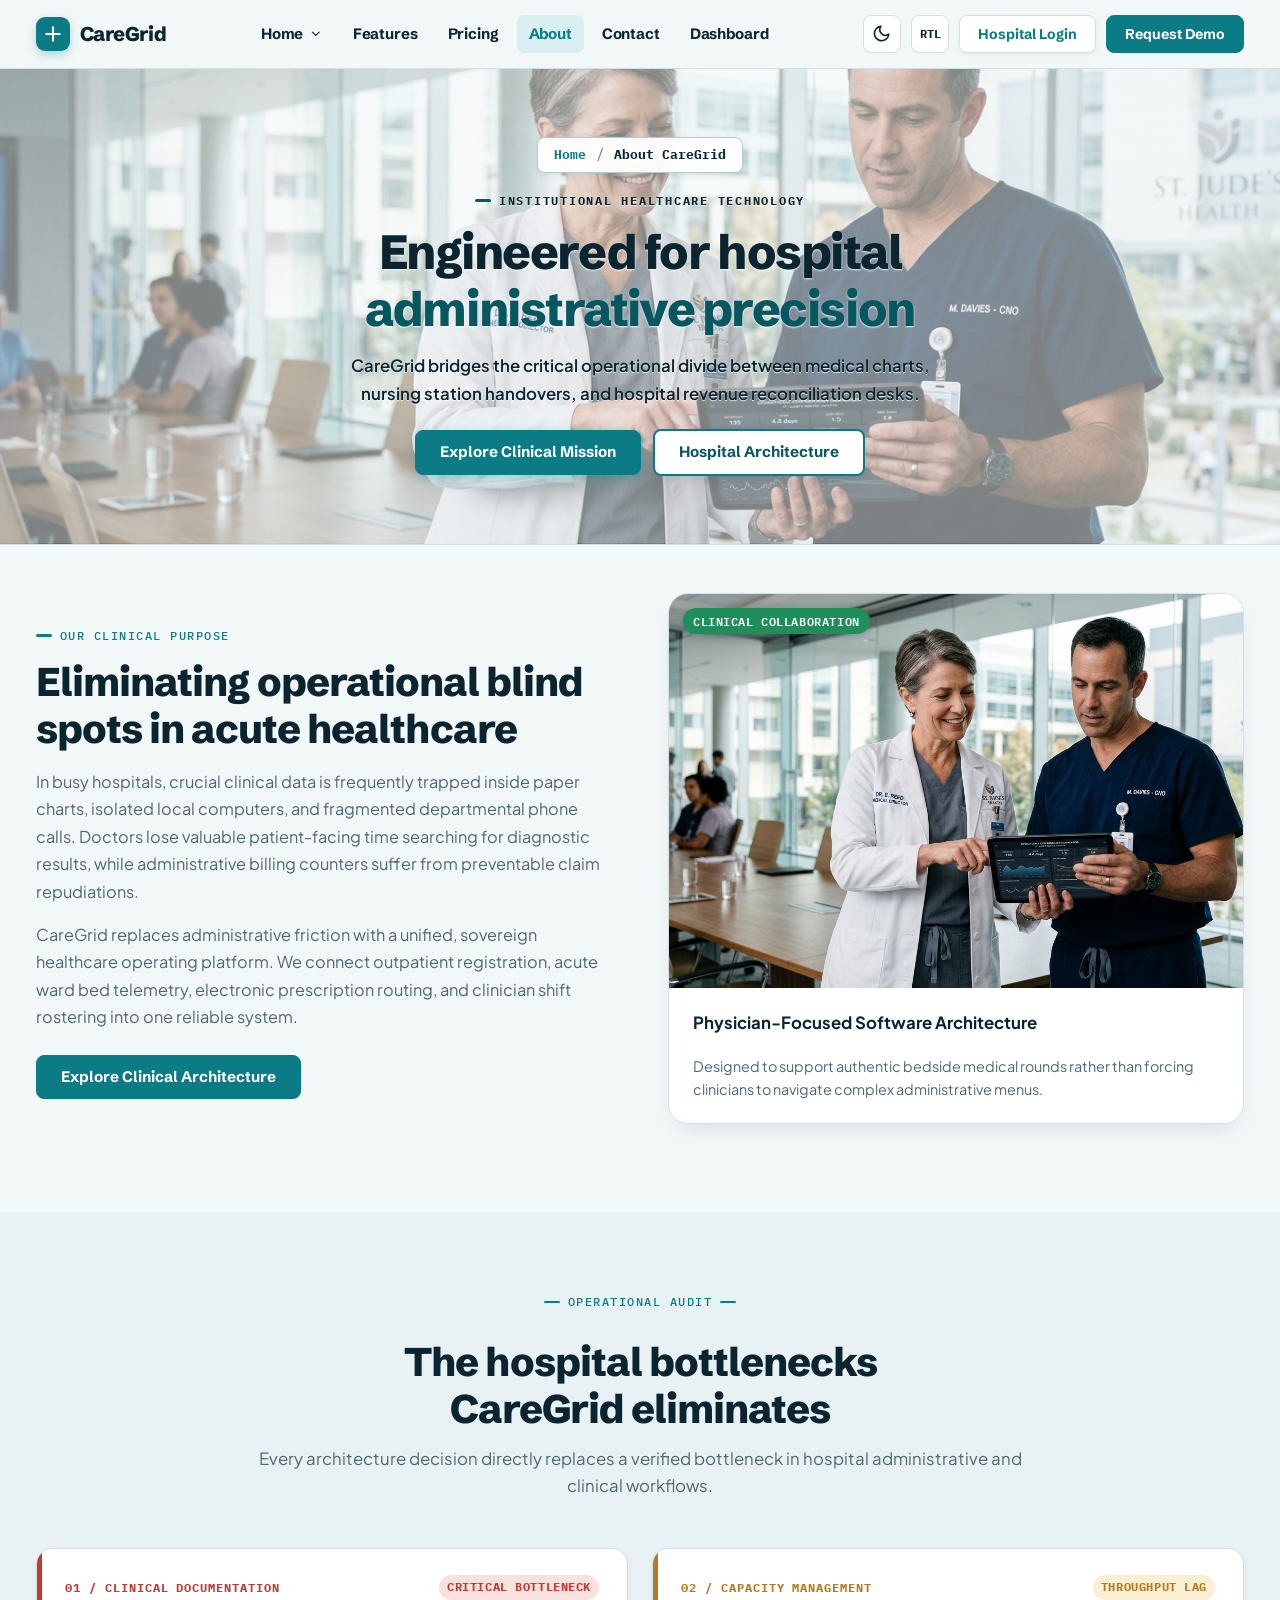
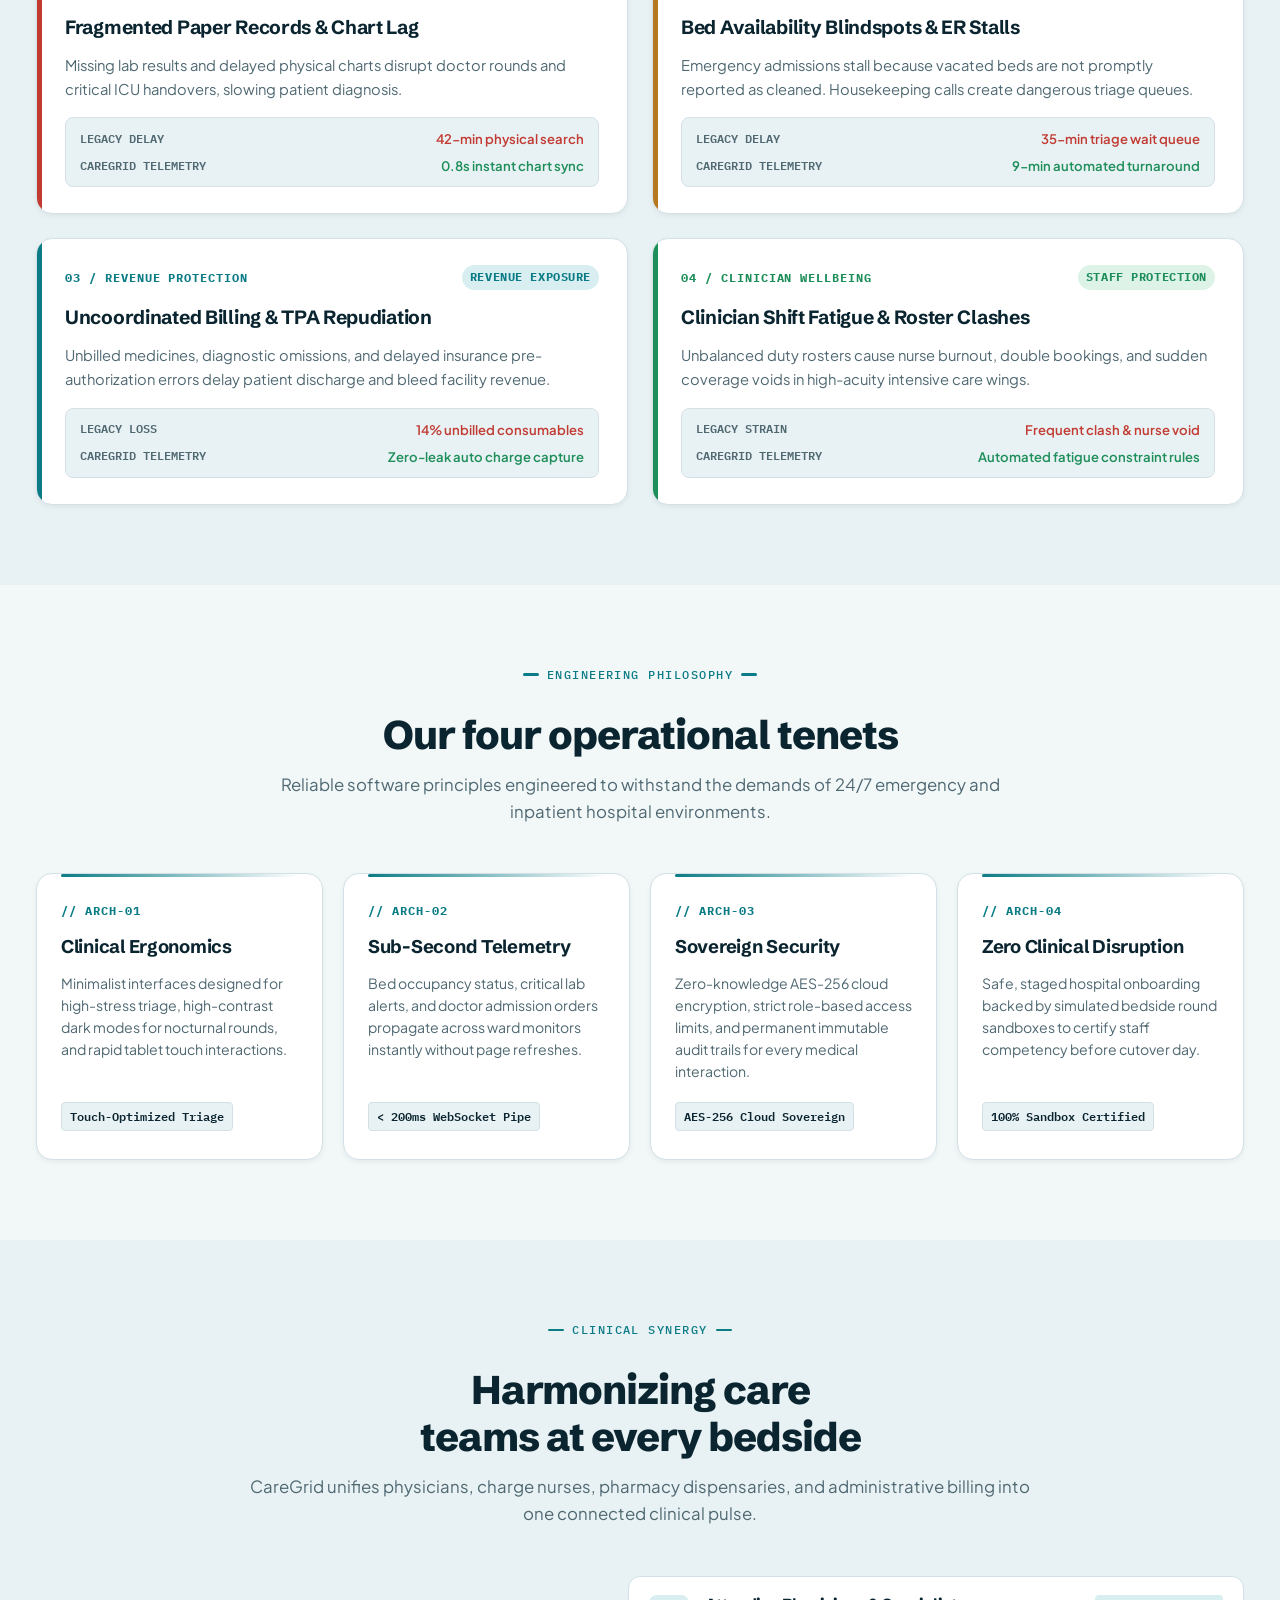
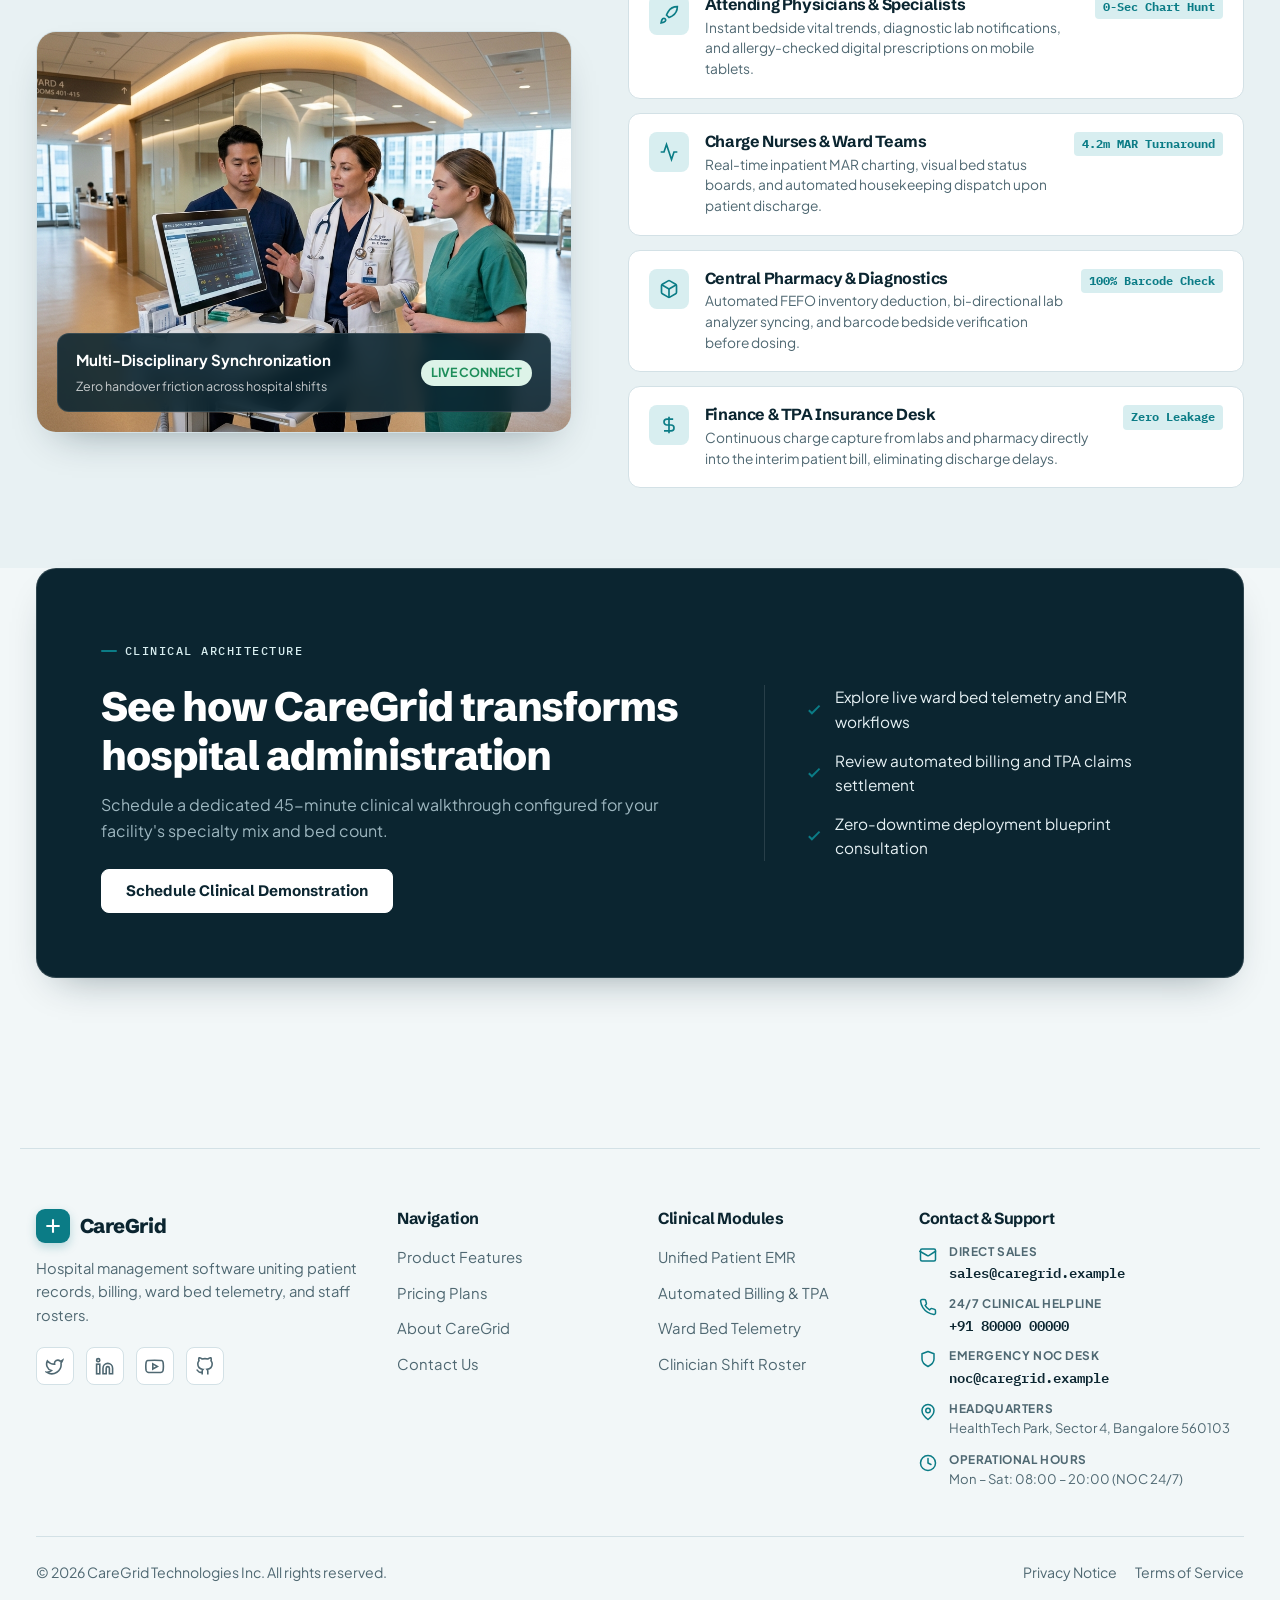
<file: about.html>
<!DOCTYPE html>
<html lang="en" dir="ltr" data-theme="light">
<head>
  <meta charset="UTF-8">
  <meta name="viewport" content="width=device-width, initial-scale=1.0, viewport-fit=cover">
  <title>About CareGrid — Clinical Trust &amp; Hospital Management Software</title>
  <meta name="description" content="Discover CareGrid's clinical engineering purpose, product vision, and operational philosophy to eliminate hospital administrative friction.">
  
  <link rel="preconnect" href="https://fonts.googleapis.com">
  <link rel="preconnect" href="https://fonts.gstatic.com" crossorigin>
  <link href="https://fonts.googleapis.com/css2?family=IBM+Plex+Mono:wght@400;500;600;700&family=Plus+Jakarta+Sans:wght@400;500;600;700&family=Schibsted+Grotesk:wght@600;700;800&display=swap" rel="stylesheet">
  
  <link rel="stylesheet" href="assets/css/style.css">
  <link rel="icon" type="image/svg+xml" href="data:image/svg+xml,%3Csvg xmlns='http://www.w3.org/2000/svg' viewBox='0 0 24 24' fill='%230A9396'%3E%3Cpath d='M9 3h6v6h6v6h-6v6H9v-6H3V9h6V3z'/%3E%3C/svg%3E">
</head>
<body id="top" class="page-about">

  <!-- ==========================================================================
       PUBLIC NAVBAR
       ========================================================================== -->
  <header class="site-header">
    <div class="wrap navbar">
      <a href="index.html" class="brand-logo" aria-label="CareGrid Hospital Suite">
        <span class="brand-mark">
          <svg viewBox="0 0 24 24" fill="none" stroke="currentColor" stroke-width="2.5" stroke-linecap="round" stroke-linejoin="round"><path d="M12 4v16M4 12h16"/></svg>
        </span>
        CareGrid
      </a>

      <nav class="nav-menu" aria-label="Main Navigation">
        <div class="nav-dropdown nav-item" id="desktopHomeDropdown">
          <a href="index.html" class="nav-link nav-home-link" id="desktopHomeToggle" aria-expanded="false" aria-haspopup="true">
            Home
            <svg class="ic" viewBox="0 0 24 24" fill="none" stroke="currentColor" stroke-width="2" stroke-linecap="round" stroke-linejoin="round" style="width:0.9em;height:0.9em;"><path d="M6 9l6 6 6-6"/></svg>
          </a>
          <ul class="dropdown-menu" aria-label="Home Variations">
            <li>
              <a href="index.html" class="dropdown-link">
                Home 1 &mdash; Live Hospital Operations
                <small>Ward bed boards, telemetry &amp; billing</small>
              </a>
            </li>
            <li>
              <a href="home-2.html" class="dropdown-link">
                Home 2 &mdash; Modern Healthcare Tech
                <small>Editorial cloud architecture &amp; workflows</small>
              </a>
            </li>
          </ul>
        </div>
        <a href="features.html" class="nav-link">Features</a>
        <a href="pricing.html" class="nav-link">Pricing</a>
        <a href="about.html" class="nav-link active">About</a>
        <a href="contact.html" class="nav-link">Contact</a>
        <a href="dashboard.html" class="nav-link">Dashboard</a>
      </nav>

      <div class="header-actions">
        <button class="tool-btn theme-toggle-btn desktop-only" type="button" aria-label="Switch theme">
          <svg class="ic theme-icon" viewBox="0 0 24 24" fill="none" stroke="currentColor" stroke-width="2"><path d="M21 12.79A9 9 0 1 1 11.21 3 7 7 0 0 0 21 12.79z"/></svg>
        </button>

        <button class="tool-btn dir-toggle-btn desktop-only" type="button" aria-label="Switch text direction">
          <span class="dir-text">RTL</span>
        </button>

        <a href="login.html" class="btn btn-secondary btn-sm desktop-only">Hospital Login</a>
        <a href="#" data-open-modal="demo" class="btn btn-sm desktop-only">Request Demo</a>

        <button class="hamburger-btn" type="button" id="hamburgerBtn" aria-label="Toggle navigation menu" aria-expanded="false">
          <svg class="ic" viewBox="0 0 24 24" fill="none" stroke="currentColor" stroke-width="2"><path d="M4 6h16M4 12h16M4 18h16"/></svg>
        </button>
      </div>
    </div>
  </header>

  <!-- Mobile Drawer -->
  <div class="mobile-drawer" id="mobileDrawer">
    <div class="mobile-drawer-body">
      <ul class="mobile-nav-links">
        <li>
          <a href="#" class="mobile-dropdown-toggle" id="mobileHomeToggle" aria-expanded="false">
            <span>Home</span>
            <svg class="ic chev-icon" viewBox="0 0 24 24" fill="none" stroke="currentColor" stroke-width="2" stroke-linecap="round" stroke-linejoin="round"><path d="M6 9l6 6 6-6"/></svg>
          </a>
          <div class="mobile-dropdown-content" id="mobileHomeContent" hidden>
            <a href="index.html" class="dropdown-link">Home 1 &mdash; Live Hospital Operations</a>
            <a href="home-2.html" class="dropdown-link">Home 2 &mdash; Modern Healthcare Tech</a>
          </div>
        </li>
        <li><a href="features.html" class="nav-link">Features</a></li>
        <li><a href="pricing.html" class="nav-link">Pricing</a></li>
        <li><a href="about.html" class="nav-link active">About Us</a></li>
        <li><a href="contact.html" class="nav-link">Contact</a></li>
        <li><a href="dashboard.html" class="nav-link">Dashboard</a></li>
      </ul>

      <div class="mobile-controls-row">
        <button class="mobile-ctrl-btn theme-toggle-btn" type="button" aria-label="Switch theme">
          <svg class="ic theme-icon" viewBox="0 0 24 24" fill="none" stroke="currentColor" stroke-width="2"><path d="M21 12.79A9 9 0 1 1 11.21 3 7 7 0 0 0 21 12.79z"/></svg>
          <span class="theme-text">Dark</span>
        </button>
        <button class="mobile-ctrl-btn dir-toggle-btn" type="button" aria-label="Switch text direction">
          <span class="dir-text">RTL</span>
          <span>Direction</span>
        </button>
      </div>

      <div class="mobile-actions-stack">
        <a href="login.html" class="btn btn-secondary btn-block">Hospital Login</a>
        <a href="#" data-open-modal="demo" class="btn btn-block">Request a Demo</a>
      </div>
    </div>
  </div>

  <main>
    <!-- ==========================================================================
         PAGE HEADING & BREADCRUMB
         ========================================================================== -->
    <section class="pagehead">
      <div class="wrap">
        <div class="pagehead-content">
          <div class="breadcrumb" aria-label="Breadcrumbs">
            <a href="index.html">Home</a>
            <span class="breadcrumb-separator">/</span>
            <span class="breadcrumb-current">About CareGrid</span>
          </div>

          <span class="eyebrow">Institutional Healthcare Technology</span>
          <h1>Engineered for hospital <em style="font-style:normal; color:var(--brand);">administrative precision</em></h1>
          <p class="lead">CareGrid bridges the critical operational divide between medical charts, nursing station handovers, and hospital revenue reconciliation desks.</p>

          <div class="pagehead-actions">
            <a href="#" data-open-modal="demo" class="btn">Explore Clinical Mission</a>
            <a href="#purpose" class="btn btn-secondary">Hospital Architecture</a>
          </div>
        </div>
      </div>
    </section>

    <!-- ==========================================================================
         COMPANY PURPOSE & PRODUCT VISION
         ========================================================================== -->
    <section class="sec-sm wrap">
      <div class="grid g2" style="align-items:center; gap: clamp(32px, 5vw, 56px);">
        <div>
          <span class="eyebrow">Our Clinical Purpose</span>
          <h2>Eliminating operational blind spots in acute healthcare</h2>
          <p style="margin-block:16px; font-size:1.02rem; line-height:1.68; color:var(--muted);">
            In busy hospitals, crucial clinical data is frequently trapped inside paper charts, isolated local computers, and fragmented departmental phone calls. Doctors lose valuable patient-facing time searching for diagnostic results, while administrative billing counters suffer from preventable claim repudiations.
          </p>
          <p style="font-size:1.02rem; line-height:1.68; color:var(--muted);">
            CareGrid replaces administrative friction with a unified, sovereign healthcare operating platform. We connect outpatient registration, acute ward bed telemetry, electronic prescription routing, and clinician shift rostering into one reliable system.
          </p>
          <div style="margin-top:24px;">
            <a href="#" data-open-modal="demo" class="btn">Explore Clinical Architecture</a>
          </div>
        </div>

        <div>
          <div class="card card-media" style="box-shadow:var(--shadow-md); border-radius:var(--radius-xl); overflow:hidden;">
            <div class="card-img-wrap" style="aspect-ratio: 16/11;">
              <img src="assets/images/about-clinical-leadership.jpg" alt="Clinical hospital leadership and medical director conferring over operations console" loading="lazy">
              <span class="card-badge status-ok">Clinical Collaboration</span>
            </div>
            <div class="card-body" style="padding:22px 24px;">
              <b style="font-size:1.05rem; color:var(--ink); display:block; margin-bottom:6px;">Physician-Focused Software Architecture</b>
              <p style="font-size:0.9rem; color:var(--muted); margin:0;">
                Designed to support authentic bedside medical rounds rather than forcing clinicians to navigate complex administrative menus.
              </p>
            </div>
          </div>
        </div>
      </div>
    </section>

    <!-- ==========================================================================
         THE 4 HOSPITAL MANAGEMENT PROBLEMS WE SOLVE (DIAGNOSTIC PIPELINE)
         ========================================================================== -->
    <section class="sec sec-tint" style="margin-top:40px;">
      <div class="wrap">
        <div class="section-head center">
          <span class="eyebrow">Operational Audit</span>
          <h2>The hospital bottlenecks CareGrid eliminates</h2>
          <p>Every architecture decision directly replaces a verified bottleneck in hospital administrative and clinical workflows.</p>
        </div>

        <div class="problem-pipeline">
          <!-- Problem 01 -->
          <div class="problem-audit-card p-crit">
            <div class="problem-audit-meta">
              <span class="problem-audit-tag" style="color:var(--crit);">01 / Clinical Documentation</span>
              <span class="problem-audit-badge" style="background-color:var(--crit-soft); color:var(--crit);">Critical Bottleneck</span>
            </div>
            <h3>Fragmented Paper Records &amp; Chart Lag</h3>
            <p>
              Missing lab results and delayed physical charts disrupt doctor rounds and critical ICU handovers, slowing patient diagnosis.
            </p>
            <div class="problem-metric-strip">
              <div class="problem-metric-row">
                <span class="problem-metric-label">Legacy Delay</span>
                <span class="problem-metric-val bad">42-min physical search</span>
              </div>
              <div class="problem-metric-row">
                <span class="problem-metric-label">CareGrid Telemetry</span>
                <span class="problem-metric-val good">0.8s instant chart sync</span>
              </div>
            </div>
          </div>

          <!-- Problem 02 -->
          <div class="problem-audit-card p-warn">
            <div class="problem-audit-meta">
              <span class="problem-audit-tag" style="color:var(--warn);">02 / Capacity Management</span>
              <span class="problem-audit-badge" style="background-color:var(--warn-soft); color:var(--warn);">Throughput Lag</span>
            </div>
            <h3>Bed Availability Blindspots &amp; ER Stalls</h3>
            <p>
              Emergency admissions stall because vacated beds are not promptly reported as cleaned. Housekeeping calls create dangerous triage queues.
            </p>
            <div class="problem-metric-strip">
              <div class="problem-metric-row">
                <span class="problem-metric-label">Legacy Delay</span>
                <span class="problem-metric-val bad">35-min triage wait queue</span>
              </div>
              <div class="problem-metric-row">
                <span class="problem-metric-label">CareGrid Telemetry</span>
                <span class="problem-metric-val good">9-min automated turnaround</span>
              </div>
            </div>
          </div>

          <!-- Problem 03 -->
          <div class="problem-audit-card p-brand">
            <div class="problem-audit-meta">
              <span class="problem-audit-tag" style="color:var(--brand);">03 / Revenue Protection</span>
              <span class="problem-audit-badge" style="background-color:var(--brand-soft); color:var(--brand);">Revenue Exposure</span>
            </div>
            <h3>Uncoordinated Billing &amp; TPA Repudiation</h3>
            <p>
              Unbilled medicines, diagnostic omissions, and delayed insurance pre-authorization errors delay patient discharge and bleed facility revenue.
            </p>
            <div class="problem-metric-strip">
              <div class="problem-metric-row">
                <span class="problem-metric-label">Legacy Loss</span>
                <span class="problem-metric-val bad">14% unbilled consumables</span>
              </div>
              <div class="problem-metric-row">
                <span class="problem-metric-label">CareGrid Telemetry</span>
                <span class="problem-metric-val good">Zero-leak auto charge capture</span>
              </div>
            </div>
          </div>

          <!-- Problem 04 -->
          <div class="problem-audit-card p-ok">
            <div class="problem-audit-meta">
              <span class="problem-audit-tag" style="color:var(--ok);">04 / Clinician Wellbeing</span>
              <span class="problem-audit-badge" style="background-color:var(--ok-soft); color:var(--ok);">Staff Protection</span>
            </div>
            <h3>Clinician Shift Fatigue &amp; Roster Clashes</h3>
            <p>
              Unbalanced duty rosters cause nurse burnout, double bookings, and sudden coverage voids in high-acuity intensive care wings.
            </p>
            <div class="problem-metric-strip">
              <div class="problem-metric-row">
                <span class="problem-metric-label">Legacy Strain</span>
                <span class="problem-metric-val bad">Frequent clash &amp; nurse void</span>
              </div>
              <div class="problem-metric-row">
                <span class="problem-metric-label">CareGrid Telemetry</span>
                <span class="problem-metric-val good">Automated fatigue constraint rules</span>
              </div>
            </div>
          </div>
        </div>
      </div>
    </section>

    <!-- ==========================================================================
         PRODUCT PHILOSOPHY & OPERATIONAL APPROACH (ARCHITECTURAL RAIL)
         ========================================================================== -->
    <section class="sec wrap">
      <div class="section-head center">
        <span class="eyebrow">Engineering Philosophy</span>
        <h2>Our four operational tenets</h2>
        <p>Reliable software principles engineered to withstand the demands of 24/7 emergency and inpatient hospital environments.</p>
      </div>

      <div class="tenet-rail">
        <div class="tenet-card">
          <span class="tenet-stamp">// ARCH-01</span>
          <h3>Clinical Ergonomics</h3>
          <p>
            Minimalist interfaces designed for high-stress triage, high-contrast dark modes for nocturnal rounds, and rapid tablet touch interactions.
          </p>
          <span class="tenet-spec-pill">Touch-Optimized Triage</span>
        </div>

        <div class="tenet-card">
          <span class="tenet-stamp">// ARCH-02</span>
          <h3>Sub-Second Telemetry</h3>
          <p>
            Bed occupancy status, critical lab alerts, and doctor admission orders propagate across ward monitors instantly without page refreshes.
          </p>
          <span class="tenet-spec-pill">&lt; 200ms WebSocket Pipe</span>
        </div>

        <div class="tenet-card">
          <span class="tenet-stamp">// ARCH-03</span>
          <h3>Sovereign Security</h3>
          <p>
            Zero-knowledge AES-256 cloud encryption, strict role-based access limits, and permanent immutable audit trails for every medical interaction.
          </p>
          <span class="tenet-spec-pill">AES-256 Cloud Sovereign</span>
        </div>

        <div class="tenet-card">
          <span class="tenet-stamp">// ARCH-04</span>
          <h3>Zero Clinical Disruption</h3>
          <p>
            Safe, staged hospital onboarding backed by simulated bedside round sandboxes to certify staff competency before cutover day.
          </p>
          <span class="tenet-spec-pill">100% Sandbox Certified</span>
        </div>
      </div>
    </section>

    <!-- ==========================================================================
         NEW SECTION: HEALTHCARE TECHNOLOGY & TEAM COLLABORATION
         ========================================================================== -->
    <section class="sec sec-tint">
      <div class="wrap">
        <div class="section-head center">
          <span class="eyebrow">Clinical Synergy</span>
          <h2>Harmonizing care teams at every bedside</h2>
          <p>CareGrid unifies physicians, charge nurses, pharmacy dispensaries, and administrative billing into one connected clinical pulse.</p>
        </div>

        <div class="synergy-grid">
          <!-- Left: Real Collaborative Hospital Image -->
          <div class="synergy-visual">
            <img src="assets/images/about-team-collaboration.jpg" alt="Physician and nursing staff collaborating around a digital mobile ward cart" loading="lazy">
            <div class="synergy-overlay-badge">
              <div>
                <b>Multi-Disciplinary Synchronization</b>
                <span>Zero handover friction across hospital shifts</span>
              </div>
              <span class="chip c-ok" style="font-weight:700;">LIVE CONNECT</span>
            </div>
          </div>

          <!-- Right: Departmental Synergy Stack -->
          <div class="synergy-stack">
            <div class="synergy-role-card">
              <div class="synergy-role-icon">
                <svg class="ic" viewBox="0 0 24 24" fill="none" stroke="currentColor" stroke-width="2"><path d="M4.5 16.5c-1.5 1.26-2 5-2 5s3.74-.5 5-2c.71-.84.7-2.13-.09-2.91a2.18 2.18 0 0 0-2.91-.09z"/><path d="M12 15l-3-3a22 22 0 0 1 2-3.95A12.88 12.88 0 0 1 22 2c0 2.72-.78 7.5-6 11a22.35 22.35 0 0 1-4 2z"/></svg>
              </div>
              <div class="synergy-role-content">
                <h4>Attending Physicians &amp; Specialists</h4>
                <p>Instant bedside vital trends, diagnostic lab notifications, and allergy-checked digital prescriptions on mobile tablets.</p>
              </div>
              <span class="synergy-metric-badge">0-Sec Chart Hunt</span>
            </div>

            <div class="synergy-role-card">
              <div class="synergy-role-icon">
                <svg class="ic" viewBox="0 0 24 24" fill="none" stroke="currentColor" stroke-width="2"><path d="M22 12h-4l-3 9L9 3l-3 9H2"/></svg>
              </div>
              <div class="synergy-role-content">
                <h4>Charge Nurses &amp; Ward Teams</h4>
                <p>Real-time inpatient MAR charting, visual bed status boards, and automated housekeeping dispatch upon patient discharge.</p>
              </div>
              <span class="synergy-metric-badge">4.2m MAR Turnaround</span>
            </div>

            <div class="synergy-role-card">
              <div class="synergy-role-icon">
                <svg class="ic" viewBox="0 0 24 24" fill="none" stroke="currentColor" stroke-width="2"><path d="M21 16V8a2 2 0 0 0-1-1.73l-7-4a2 2 0 0 0-2 0l-7 4A2 2 0 0 0 3 8v8a2 2 0 0 0 1 1.73l7 4a2 2 0 0 0 2 0l7-4A2 2 0 0 0 21 16z"/><polyline points="3.27 6.96 12 12.01 20.73 6.96"/><line x1="12" y1="22.08" x2="12" y2="12"/></svg>
              </div>
              <div class="synergy-role-content">
                <h4>Central Pharmacy &amp; Diagnostics</h4>
                <p>Automated FEFO inventory deduction, bi-directional lab analyzer syncing, and barcode bedside verification before dosing.</p>
              </div>
              <span class="synergy-metric-badge">100% Barcode Check</span>
            </div>

            <div class="synergy-role-card">
              <div class="synergy-role-icon">
                <svg class="ic" viewBox="0 0 24 24" fill="none" stroke="currentColor" stroke-width="2"><path d="M12 2v20M17 5H9.5a3.5 3.5 0 0 0 0 7h5a3.5 3.5 0 0 1 0 7H6"/></svg>
              </div>
              <div class="synergy-role-content">
                <h4>Finance &amp; TPA Insurance Desk</h4>
                <p>Continuous charge capture from labs and pharmacy directly into the interim patient bill, eliminating discharge delays.</p>
              </div>
              <span class="synergy-metric-badge">Zero Leakage</span>
            </div>
          </div>
        </div>
      </div>
    </section>

    <!-- ==========================================================================
         FINAL DEMO REQUEST CTA
         ========================================================================== -->
    <section class="sec wrap" style="padding-top:0;">
      <div class="final-cta-card">
        <div>
          <span class="eyebrow" style="color:var(--brand-soft);">Clinical Architecture</span>
          <h2 style="font-size:clamp(1.8rem, 3.2vw, 2.6rem); color:#FFFFFF; margin-top:10px;">
            See how CareGrid transforms hospital administration
          </h2>
          <p style="color:var(--deep-muted); max-width:48ch; font-size:1rem; line-height:1.65; margin-top:12px;">
            Schedule a dedicated 45-minute clinical walkthrough configured for your facility's specialty mix and bed count.
          </p>
          <div style="margin-top:24px;">
            <a href="#" data-open-modal="demo" class="btn btn-on-deep">Schedule Clinical Demonstration</a>
          </div>
        </div>

        <div style="border-left:1px solid rgba(255,255,255,0.12); padding-left:clamp(20px, 3.5vw, 40px);">
          <ul class="final-checklist">
            <li>
              <svg class="ic" viewBox="0 0 24 24" fill="none" stroke="currentColor" stroke-width="2.5"><path d="M5 12l4 4 10-10"/></svg>
              <span>Explore live ward bed telemetry and EMR workflows</span>
            </li>
            <li>
              <svg class="ic" viewBox="0 0 24 24" fill="none" stroke="currentColor" stroke-width="2.5"><path d="M5 12l4 4 10-10"/></svg>
              <span>Review automated billing and TPA claims settlement</span>
            </li>
            <li>
              <svg class="ic" viewBox="0 0 24 24" fill="none" stroke="currentColor" stroke-width="2.5"><path d="M5 12l4 4 10-10"/></svg>
              <span>Zero-downtime deployment blueprint consultation</span>
            </li>
          </ul>
        </div>
      </div>
    </section>
  </main>

  <!-- ==========================================================================
       SHARED FOOTER
       ========================================================================== -->
  <footer class="site-footer wrap">
    <div class="footer-grid">
      <div class="footer-col">
        <a href="index.html" class="brand-logo" style="margin-bottom: 14px;">
          <span class="brand-mark"><svg viewBox="0 0 24 24" fill="none" stroke="currentColor" stroke-width="2.5"><path d="M12 4v16M4 12h16"/></svg></span>
          CareGrid
        </a>
        <p style="font-size:0.92rem; line-height:1.6; max-width:34ch; color:var(--muted);">
          Hospital management software uniting patient records, billing, ward bed telemetry, and staff rosters.
        </p>
        <div class="footer-socials" aria-label="CareGrid Socials">
          <a href="https://twitter.com" class="social-link" target="_blank" rel="noopener noreferrer" aria-label="Twitter"><svg class="ic" viewBox="0 0 24 24" fill="none" stroke="currentColor" stroke-width="2"><path d="M22 4s-.7 2.1-2 3.4c1.6 10-9.4 17.3-18 11.6 2.2.1 4.4-.6 6-2C3 15.5.5 9.6 3 5c2.2 2.6 5.6 4.1 9 4-.9-4.2 4-6.6 7-3.8 1.1 0 3-1.2 3-1.2z"/></svg></a>
          <a href="https://linkedin.com" class="social-link" target="_blank" rel="noopener noreferrer" aria-label="LinkedIn"><svg class="ic" viewBox="0 0 24 24" fill="none" stroke="currentColor" stroke-width="2"><path d="M16 8a6 6 0 0 1 6 6v7h-4v-7a2 2 0 0 0-2-2 2 2 0 0 0-2 2v7h-4v-7a6 6 0 0 1 6-6z"/><rect x="2" y="9" width="4" height="12"/><circle cx="4" cy="4" r="2"/></svg></a>
          <a href="https://youtube.com" class="social-link" target="_blank" rel="noopener noreferrer" aria-label="YouTube"><svg class="ic" viewBox="0 0 24 24" fill="none" stroke="currentColor" stroke-width="2"><path d="M22.54 6.42a2.78 2.78 0 0 0-1.94-2C18.88 4 12 4 12 4s-6.88 0-8.6.46a2.78 2.78 0 0 0-1.94 2A29 29 0 0 0 1 11.75a29 29 0 0 0 .46 5.33A2.78 2.78 0 0 0 3.4 19c1.72.46 8.6.46 8.6.46s6.88 0 8.6-.46a2.78 2.78 0 0 0 1.94-2 29 29 0 0 0 .46-5.25 29 29 0 0 0-.46-5.33z"/><polygon points="9.75 15.02 15.5 11.75 9.75 8.48 9.75 15.02"/></svg></a>
          <a href="https://github.com" class="social-link" target="_blank" rel="noopener noreferrer" aria-label="GitHub"><svg class="ic" viewBox="0 0 24 24" fill="none" stroke="currentColor" stroke-width="2"><path d="M9 19c-5 1.5-5-2.5-7-3m14 6v-3.87a3.37 3.37 0 0 0-.94-2.61c3.14-.35 6.44-1.54 6.44-7A5.44 5.44 0 0 0 20 4.77 5.07 5.07 0 0 0 19.91 1S18.73.65 16 2.48a13.38 13.38 0 0 0-7 0C6.27.65 5.09 1 5.09 1A5.07 5.07 0 0 0 5 4.77a5.44 5.44 0 0 0-1.5 3.78c0 5.42 3.3 6.61 6.44 7A3.37 3.37 0 0 0 9 18.13V22"/></svg></a>
        </div>
      </div>

      <div class="footer-col">
        <h4>Navigation</h4>
        <ul class="footer-links">
          <li><a href="features.html">Product Features</a></li>
          <li><a href="pricing.html">Pricing Plans</a></li>
          <li><a href="about.html">About CareGrid</a></li>
          <li><a href="contact.html">Contact Us</a></li>
        </ul>
      </div>

      <div class="footer-col">
        <h4>Clinical Modules</h4>
        <ul class="footer-links">
          <li><a href="features.html#records">Unified Patient EMR</a></li>
          <li><a href="features.html#billing">Automated Billing &amp; TPA</a></li>
          <li><a href="features.html#beds">Ward Bed Telemetry</a></li>
          <li><a href="features.html#roster">Clinician Shift Roster</a></li>
        </ul>
      </div>

      <div class="footer-col">
        <h4>Contact &amp; Support</h4>
        <ul class="footer-contact-list">
          <li class="footer-contact-item">
            <svg class="contact-icon" viewBox="0 0 24 24" fill="none" stroke="currentColor" stroke-width="2" stroke-linecap="round" stroke-linejoin="round" aria-hidden="true">
              <rect x="2" y="4" width="20" height="16" rx="2"/><path d="m22 7-8.97 5.7a1.94 1.94 0 0 1-2.06 0L1 7"/>
            </svg>
            <div class="contact-meta">
              <b>Direct Sales</b>
              <a href="mailto:sales@caregrid.example" class="mono">sales@caregrid.example</a>
            </div>
          </li>
          <li class="footer-contact-item">
            <svg class="contact-icon" viewBox="0 0 24 24" fill="none" stroke="currentColor" stroke-width="2" stroke-linecap="round" stroke-linejoin="round" aria-hidden="true">
              <path d="M22 16.92v3a2 2 0 0 1-2.18 2 19.79 19.79 0 0 1-8.63-3.07 19.5 19.5 0 0 1-6-6 19.79 19.79 0 0 1-3.07-8.67A2 2 0 0 1 4.11 2h3a2 2 0 0 1 2 1.72 12.84 12.84 0 0 0 .7 2.81 2 2 0 0 1-.45 2.11L8.09 9.91a16 16 0 0 0 6 6l1.27-1.27a2 2 0 0 1 2.11-.45 12.84 12.84 0 0 0 2.81.7A2 2 0 0 1 22 16.92z"/>
            </svg>
            <div class="contact-meta">
              <b>24/7 Clinical Helpline</b>
              <a href="tel:+918000000000" class="mono">+91 80000 00000</a>
            </div>
          </li>
          <li class="footer-contact-item">
            <svg class="contact-icon" viewBox="0 0 24 24" fill="none" stroke="currentColor" stroke-width="2" stroke-linecap="round" stroke-linejoin="round" aria-hidden="true">
              <path d="M12 22s8-4 8-10V5l-8-3-8 3v7c0 6 8 10 8 10z"/>
            </svg>
            <div class="contact-meta">
              <b>Emergency NOC Desk</b>
              <a href="mailto:noc@caregrid.example" class="mono">noc@caregrid.example</a>
            </div>
          </li>
          <li class="footer-contact-item">
            <svg class="contact-icon" viewBox="0 0 24 24" fill="none" stroke="currentColor" stroke-width="2" stroke-linecap="round" stroke-linejoin="round" aria-hidden="true">
              <path d="M20 10c0 6-8 12-8 12s-8-6-8-12a8 8 0 0 1 16 0Z"/><circle cx="12" cy="10" r="3"/>
            </svg>
            <div class="contact-meta">
              <b>Headquarters</b>
              <span>HealthTech Park, Sector 4, Bangalore 560103</span>
            </div>
          </li>
          <li class="footer-contact-item">
            <svg class="contact-icon" viewBox="0 0 24 24" fill="none" stroke="currentColor" stroke-width="2" stroke-linecap="round" stroke-linejoin="round" aria-hidden="true">
              <circle cx="12" cy="12" r="10"/><polyline points="12 6 12 12 16 14"/>
            </svg>
            <div class="contact-meta">
              <b>Operational Hours</b>
              <span>Mon – Sat: 08:00 – 20:00 (NOC 24/7)</span>
            </div>
          </li>
        </ul>
      </div>
    </div>

    <div class="footer-bottom">
      <span>&copy; 2026 CareGrid Technologies Inc. All rights reserved.</span>
      <div style="display:flex; gap:18px;">
        <a href="#top" style="color:var(--muted);">Privacy Notice</a>
        <a href="#top" style="color:var(--muted);">Terms of Service</a>
      </div>
    </div>
  </footer>

  <button class="back-to-top" id="backToTop" type="button" aria-label="Back to top">
    <svg class="ic" viewBox="0 0 24 24" fill="none" stroke="currentColor" stroke-width="2.5"><path d="M18 15l-6-6-6 6"/></svg>
  </button>

  <div class="scrim-backdrop" id="scrimBackdrop" hidden>
    <div class="modal-dialog" id="modalContainer" role="dialog" aria-modal="true"></div>
  </div>

  <script src="assets/js/main.js"></script>
</body>
</html>
</file>
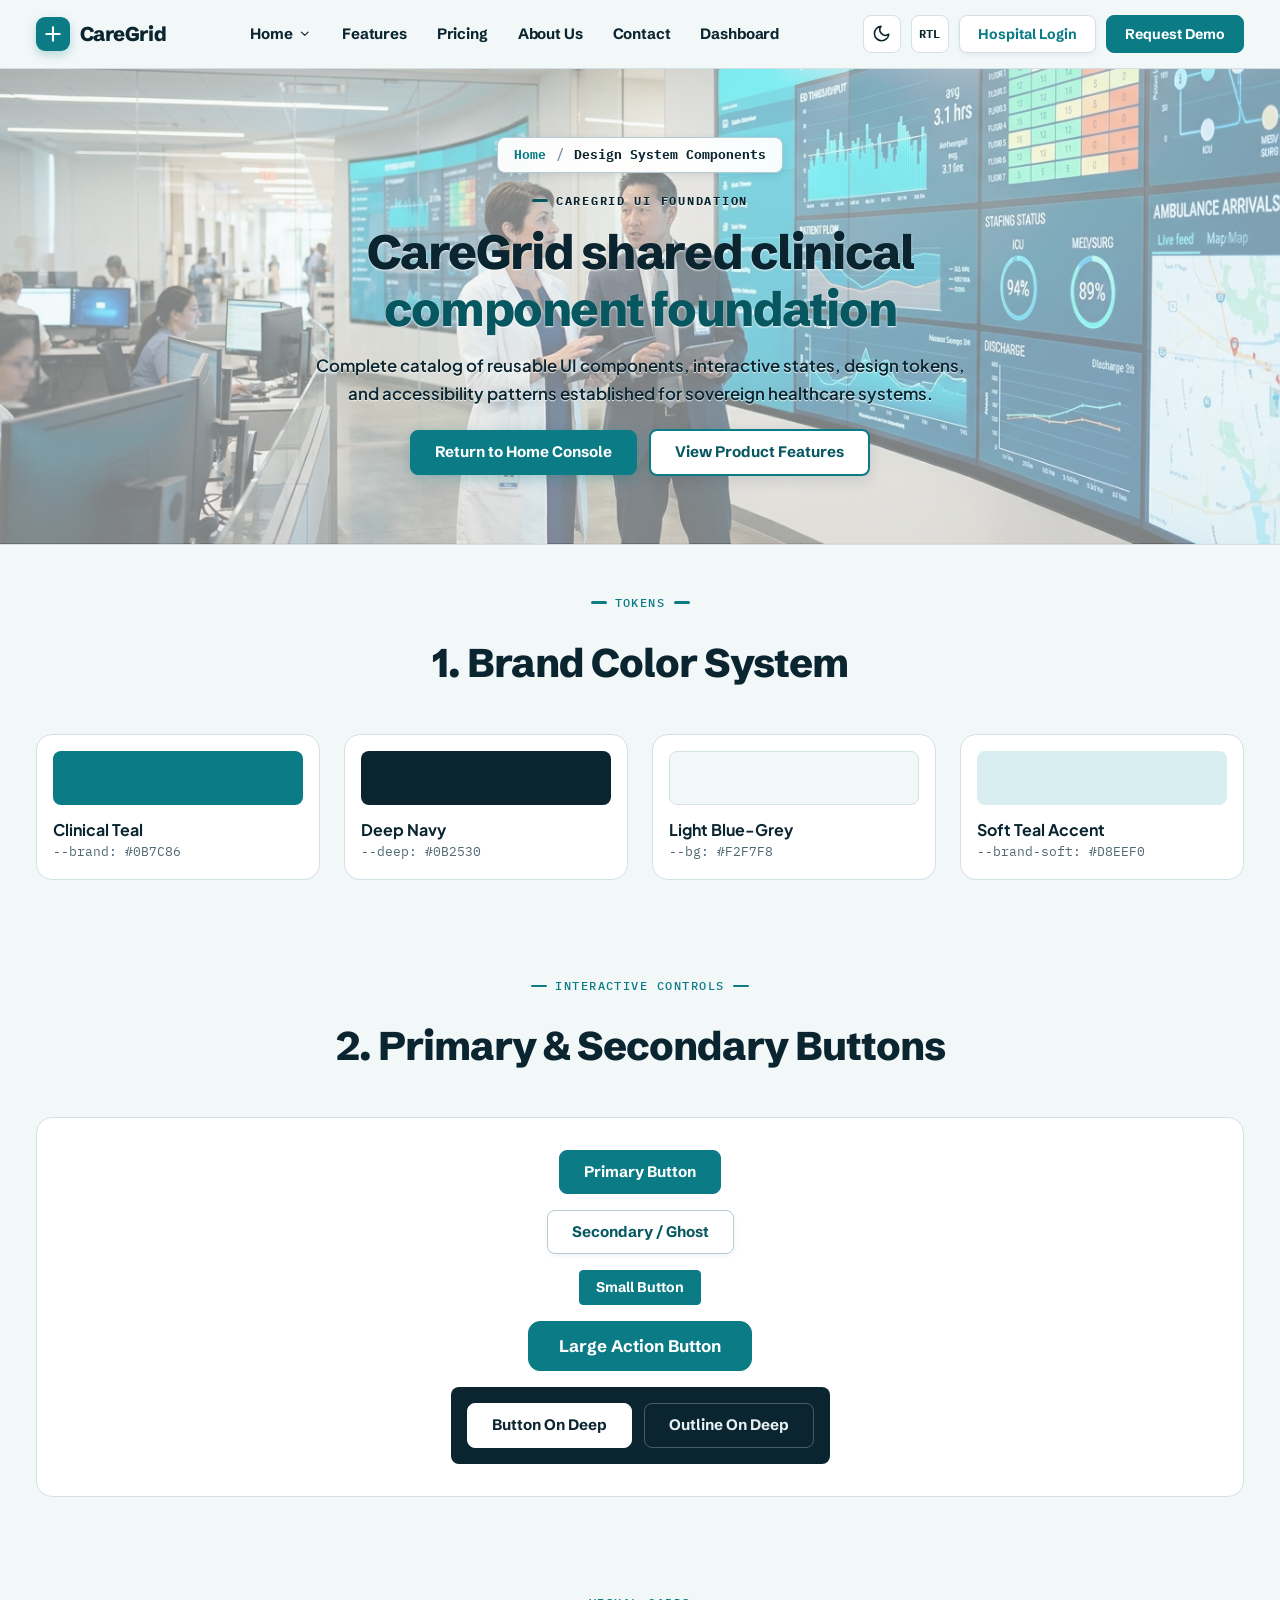
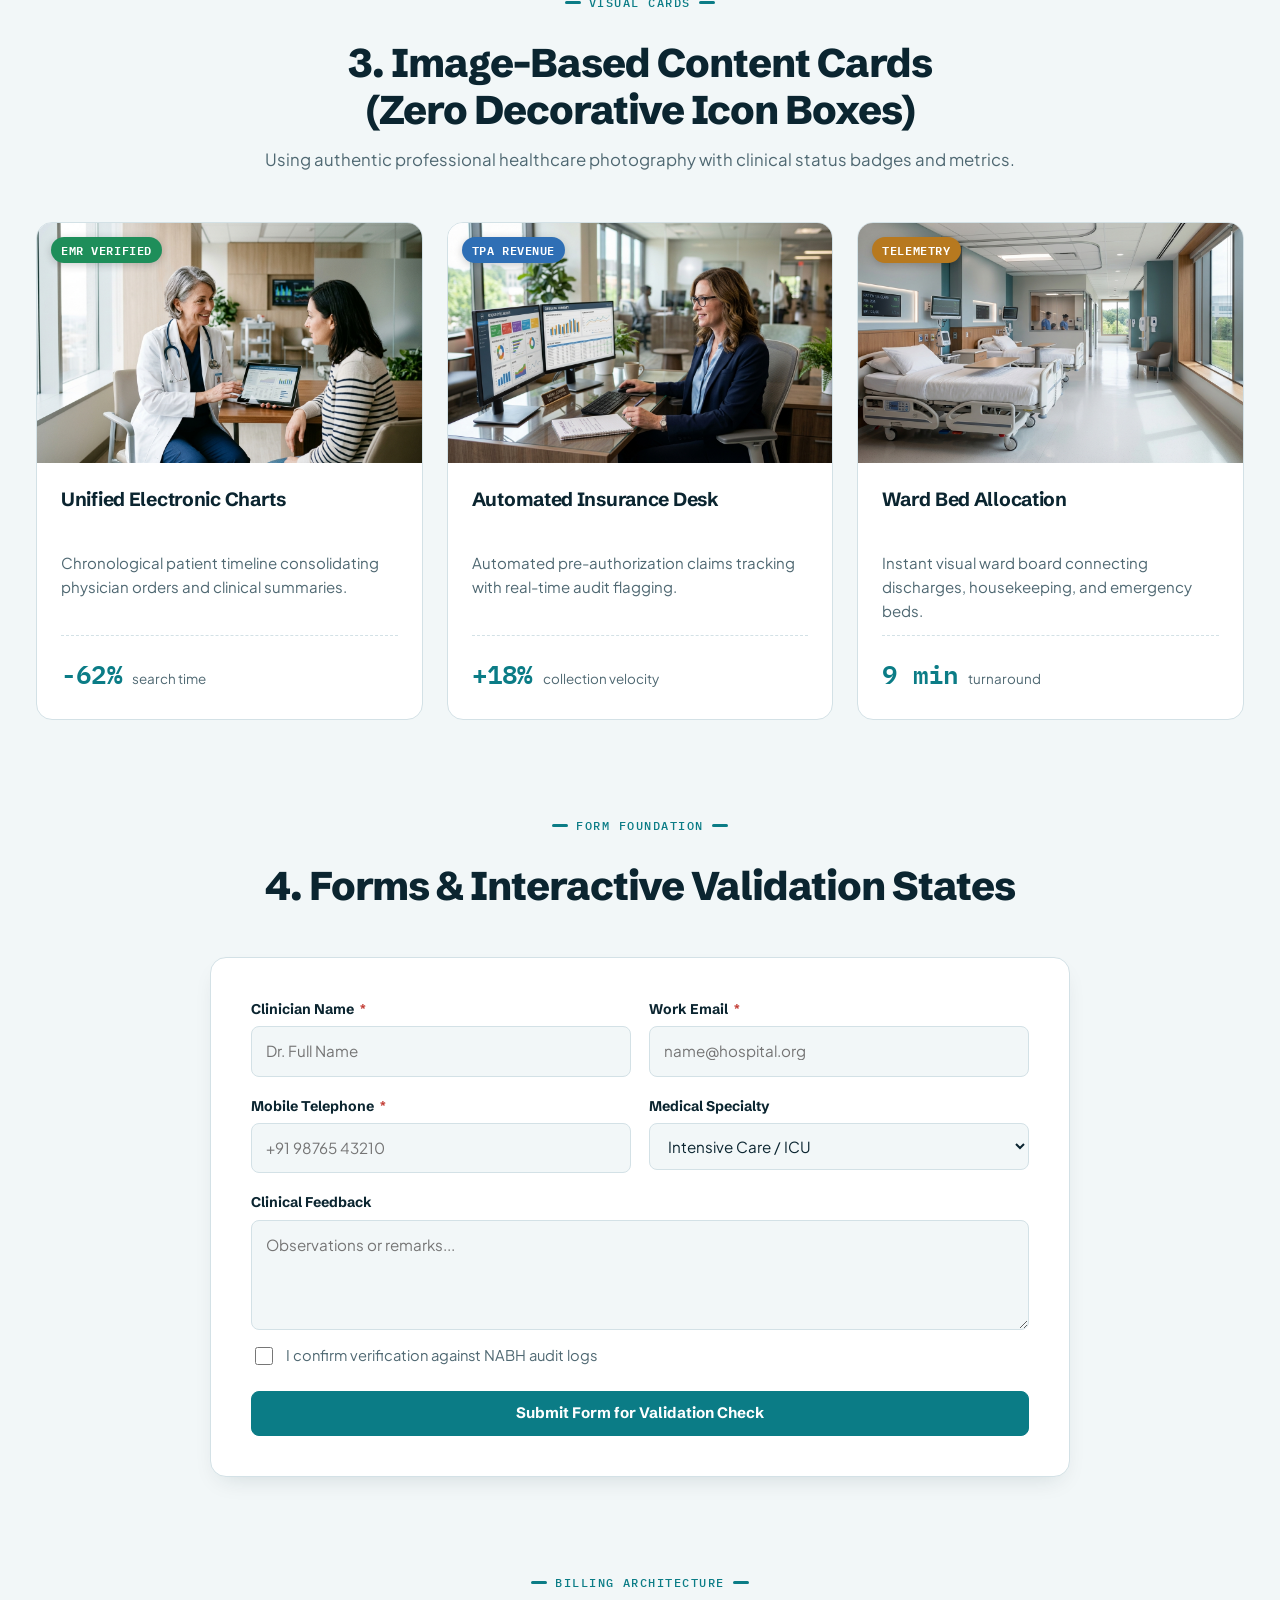
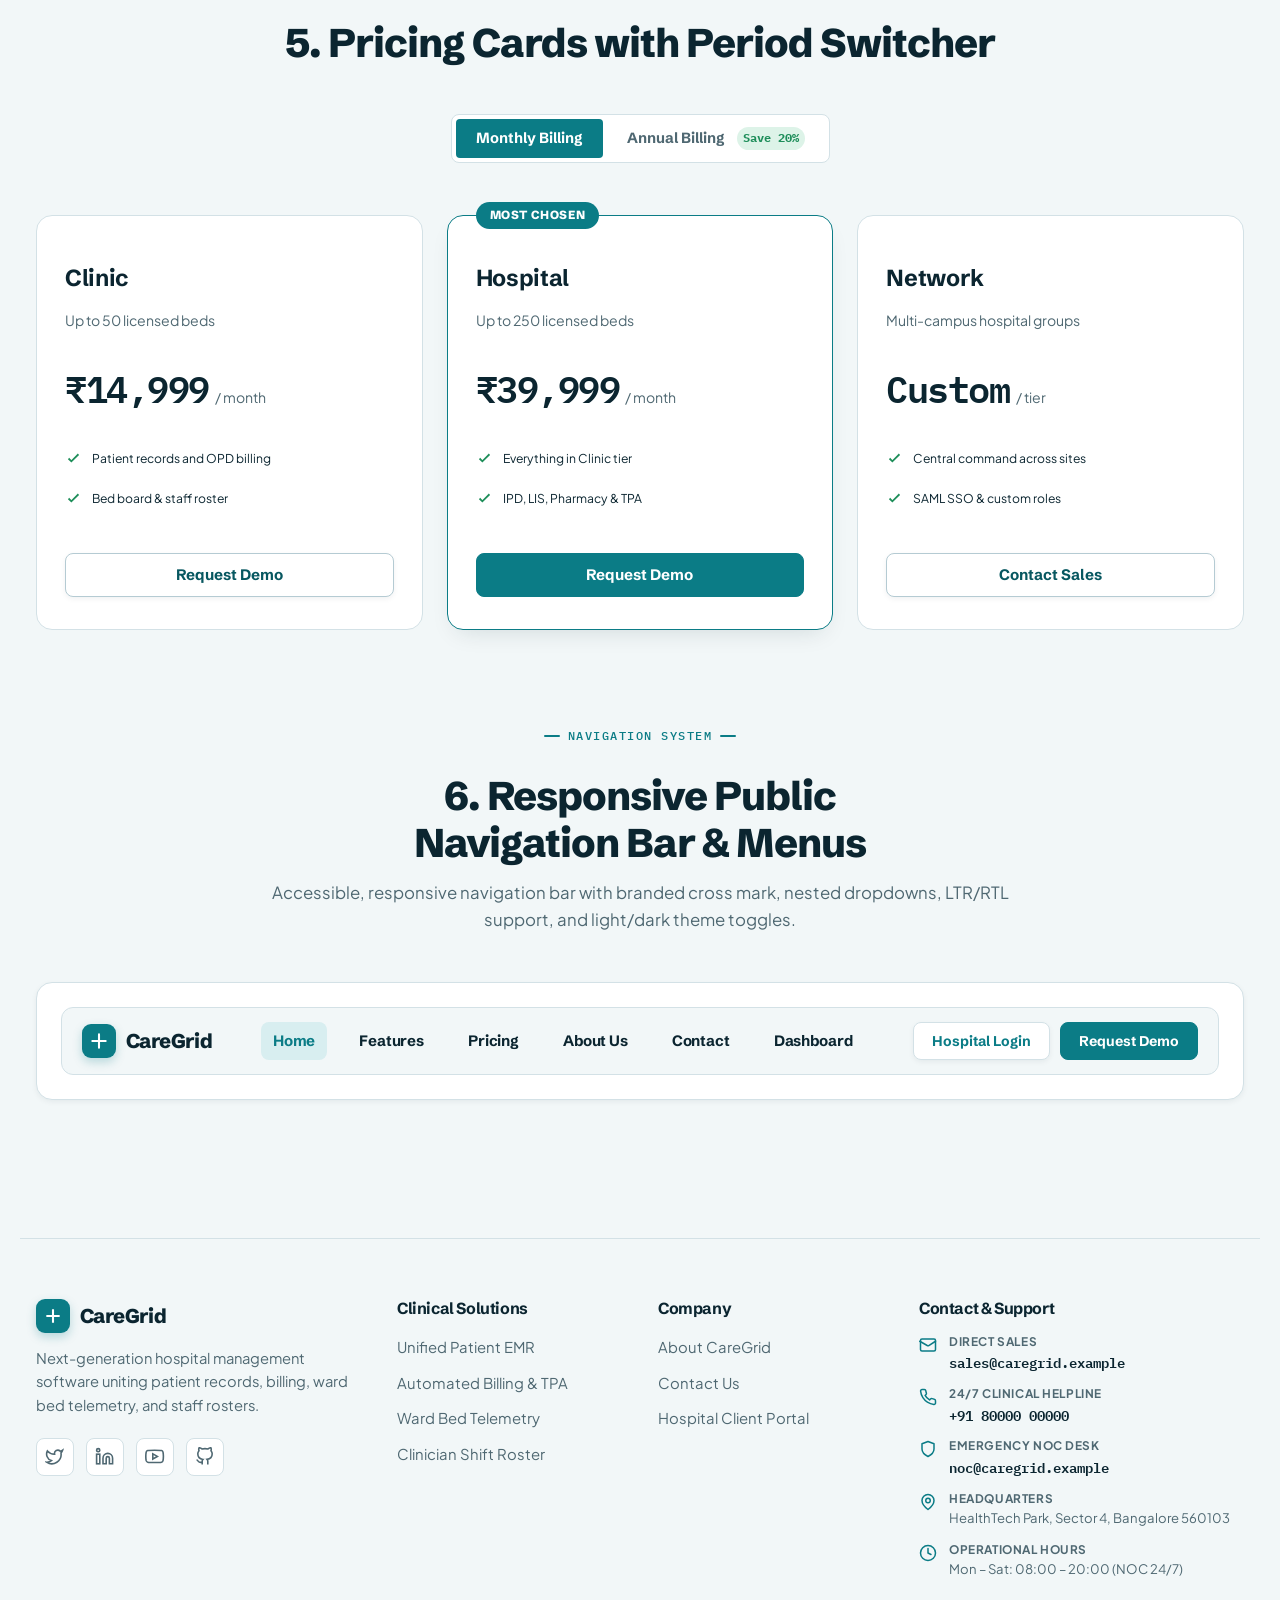
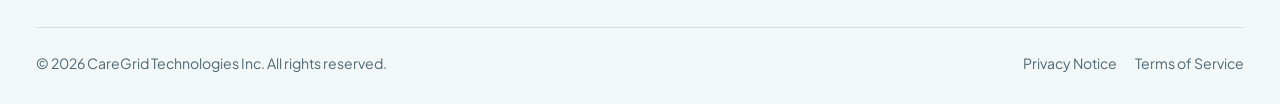
<file: components.html>
<!DOCTYPE html>
<html lang="en" dir="ltr" data-theme="light">
<head>
  <meta charset="UTF-8">
  <meta name="viewport" content="width=device-width, initial-scale=1.0, viewport-fit=cover">
  <title>CareGrid Design System — Reusable Shared Components</title>
  <meta name="description" content="CareGrid Clinical Design System and Shared Component Library: Buttons, Cards, Navigation, Forms, Breadcrumbs, and Themes.">
  
  <link rel="preconnect" href="https://fonts.googleapis.com">
  <link rel="preconnect" href="https://fonts.gstatic.com" crossorigin>
  <link href="https://fonts.googleapis.com/css2?family=IBM+Plex+Mono:wght@400;500;600&family=Plus+Jakarta+Sans:wght@400;500;600;700&family=Schibsted+Grotesk:wght@600;700;800&display=swap" rel="stylesheet">
  
  <link rel="stylesheet" href="assets/css/style.css">
  <link rel="icon" type="image/svg+xml" href="data:image/svg+xml,%3Csvg xmlns='http://www.w3.org/2000/svg' viewBox='0 0 24 24' fill='%230A9396'%3E%3Cpath d='M9 3h6v6h6v6h-6v6H9v-6H3V9h6V3z'/%3E%3C/svg%3E">
</head>
<body id="top" class="page-components">

  <!-- ==========================================================================
       PUBLIC NAVBAR
       ========================================================================== -->
  <header class="site-header">
    <div class="wrap navbar">
      <a href="index.html" class="brand-logo" aria-label="CareGrid Hospital Suite">
        <span class="brand-mark">
          <svg viewBox="0 0 24 24" fill="none" stroke="currentColor" stroke-width="2.5" stroke-linecap="round" stroke-linejoin="round"><path d="M12 4v16M4 12h16"/></svg>
        </span>
        CareGrid
      </a>

      <nav class="nav-menu" aria-label="Main Navigation">
        <div class="nav-dropdown nav-item" id="desktopHomeDropdown">
          <a href="index.html" class="nav-link nav-home-link" id="desktopHomeToggle" aria-expanded="false" aria-haspopup="true">
            Home
            <svg class="ic" viewBox="0 0 24 24" fill="none" stroke="currentColor" stroke-width="2" stroke-linecap="round" stroke-linejoin="round" style="width:0.9em;height:0.9em;"><path d="M6 9l6 6 6-6"/></svg>
          </a>
          <ul class="dropdown-menu" aria-label="Home Variations">
            <li>
              <a href="index.html" class="dropdown-link">
                Home 1 &mdash; Live Hospital Operations
                <small>Ward bed boards, telemetry &amp; billing</small>
              </a>
            </li>
            <li>
              <a href="home-2.html" class="dropdown-link">
                Home 2 &mdash; Modern Healthcare Tech
                <small>Editorial cloud architecture &amp; workflows</small>
              </a>
            </li>
          </ul>
        </div>
        <a href="features.html" class="nav-link">Features</a>
        <a href="pricing.html" class="nav-link">Pricing</a>
        <a href="about.html" class="nav-link">About Us</a>
        <a href="contact.html" class="nav-link">Contact</a>
        <a href="dashboard.html" class="nav-link">Dashboard</a>
      </nav>

      <div class="header-actions">
        <button class="tool-btn theme-toggle-btn desktop-only" type="button" aria-label="Switch theme">
          <svg class="ic theme-icon" viewBox="0 0 24 24" fill="none" stroke="currentColor" stroke-width="2"><path d="M21 12.79A9 9 0 1 1 11.21 3 7 7 0 0 0 21 12.79z"/></svg>
        </button>

        <button class="tool-btn dir-toggle-btn desktop-only" type="button" aria-label="Switch text direction">
          <span class="dir-text">RTL</span>
        </button>

        <!-- Secondary Button Login beside Primary CTA -->
        <a href="login.html" class="btn btn-secondary btn-sm desktop-only">Hospital Login</a>
        <button class="btn btn-sm desktop-only" type="button" data-open-modal="demo">Request Demo</button>

        <button class="hamburger-btn" type="button" id="hamburgerBtn" aria-label="Toggle navigation menu" aria-expanded="false">
          <svg class="ic" viewBox="0 0 24 24" fill="none" stroke="currentColor" stroke-width="2"><path d="M4 6h16M4 12h16M4 18h16"/></svg>
        </button>
      </div>
    </div>
  </header>

  <!-- Mobile Drawer -->
  <div class="mobile-drawer" id="mobileDrawer">
    <div class="mobile-drawer-body">
      <ul class="mobile-nav-links">
        <li>
          <a href="#" class="mobile-dropdown-toggle" id="mobileHomeToggle" aria-expanded="false">
            <span>Home</span>
            <svg class="ic chev-icon" viewBox="0 0 24 24" fill="none" stroke="currentColor" stroke-width="2" stroke-linecap="round" stroke-linejoin="round"><path d="M6 9l6 6 6-6"/></svg>
          </a>
          <div class="mobile-dropdown-content" id="mobileHomeContent" hidden>
            <a href="index.html" class="dropdown-link">Home 1 &mdash; Live Hospital Operations</a>
            <a href="home-2.html" class="dropdown-link">Home 2 &mdash; Modern Healthcare Tech</a>
          </div>
        </li>
        <li><a href="features.html" class="nav-link">Features</a></li>
        <li><a href="pricing.html" class="nav-link">Pricing</a></li>
        <li><a href="about.html" class="nav-link">About Us</a></li>
        <li><a href="contact.html" class="nav-link">Contact</a></li>
        <li><a href="dashboard.html" class="nav-link">Dashboard</a></li>
      </ul>

      <div class="mobile-controls-row">
        <button class="mobile-ctrl-btn theme-toggle-btn" type="button" aria-label="Switch theme">
          <svg class="ic theme-icon" viewBox="0 0 24 24" fill="none" stroke="currentColor" stroke-width="2"><path d="M21 12.79A9 9 0 1 1 11.21 3 7 7 0 0 0 21 12.79z"/></svg>
          <span class="theme-text">Dark</span>
        </button>
        <button class="mobile-ctrl-btn dir-toggle-btn" type="button" aria-label="Switch text direction">
          <span class="dir-text">RTL</span>
          <span>Direction</span>
        </button>
      </div>

      <div class="mobile-actions-stack">
        <a href="login.html" class="btn btn-secondary btn-block">Hospital Login</a>
        <button class="btn btn-block" type="button" data-open-modal="demo">Request a Demo</button>
      </div>
    </div>
  </div>

  <main>
    <!-- Page Heading & Breadcrumb -->
    <section class="pagehead">
      <div class="wrap">
        <div class="pagehead-content">
          <div class="breadcrumb" aria-label="Breadcrumbs">
            <a href="index.html">Home</a>
            <span class="breadcrumb-separator">/</span>
            <span class="breadcrumb-current">Design System Components</span>
          </div>

          <span class="eyebrow">CareGrid UI Foundation</span>
          <h1>CareGrid shared clinical <em style="font-style:normal; color:var(--brand);">component foundation</em></h1>
          <p class="lead">Complete catalog of reusable UI components, interactive states, design tokens, and accessibility patterns established for sovereign healthcare systems.</p>

          <div class="pagehead-actions">
            <a href="index.html" class="btn">Return to Home Console</a>
            <a href="features.html" class="btn btn-secondary">View Product Features</a>
          </div>
        </div>
      </div>
    </section>

    <!-- Component 1: Brand Colors & Tokens -->
    <section class="sec-sm wrap">
      <div class="section-head">
        <span class="eyebrow">Tokens</span>
        <h2>1. Brand Color System</h2>
      </div>

      <div class="grid g4">
        <div class="card" style="padding:16px;">
          <div style="height:54px; border-radius:8px; background:var(--brand); margin-bottom:12px;"></div>
          <b>Clinical Teal</b>
          <span class="mono" style="font-size:0.8rem; color:var(--muted); display:block;">--brand: #0B7C86</span>
        </div>
        <div class="card" style="padding:16px;">
          <div style="height:54px; border-radius:8px; background:var(--deep); margin-bottom:12px;"></div>
          <b>Deep Navy</b>
          <span class="mono" style="font-size:0.8rem; color:var(--muted); display:block;">--deep: #0B2530</span>
        </div>
        <div class="card" style="padding:16px;">
          <div style="height:54px; border-radius:8px; background:var(--bg); border:1px solid var(--line); margin-bottom:12px;"></div>
          <b>Light Blue-Grey</b>
          <span class="mono" style="font-size:0.8rem; color:var(--muted); display:block;">--bg: #F2F7F8</span>
        </div>
        <div class="card" style="padding:16px;">
          <div style="height:54px; border-radius:8px; background:var(--brand-soft); margin-bottom:12px;"></div>
          <b>Soft Teal Accent</b>
          <span class="mono" style="font-size:0.8rem; color:var(--muted); display:block;">--brand-soft: #D8EEF0</span>
        </div>
      </div>
    </section>

    <!-- Component 2: Buttons Hierarchy -->
    <section class="sec-sm wrap">
      <div class="section-head">
        <span class="eyebrow">Interactive Controls</span>
        <h2>2. Primary &amp; Secondary Buttons</h2>
      </div>

      <div class="card" style="padding:32px; display:flex; flex-wrap:wrap; gap:16px; align-items:center;">
        <button class="btn" type="button">Primary Button</button>
        <button class="btn btn-secondary" type="button">Secondary / Ghost</button>
        <button class="btn btn-sm" type="button">Small Button</button>
        <button class="btn btn-lg" type="button">Large Action Button</button>
        <div style="padding:16px; background:var(--deep); border-radius:8px; display:flex; gap:12px;">
          <button class="btn btn-on-deep" type="button">Button On Deep</button>
          <button class="btn btn-out-deep" type="button">Outline On Deep</button>
        </div>
      </div>
    </section>

    <!-- Component 3: Image-based Content Cards (No Decorative Icons) -->
    <section class="sec-sm wrap">
      <div class="section-head">
        <span class="eyebrow">Visual Cards</span>
        <h2>3. Image-Based Content Cards (Zero Decorative Icon Boxes)</h2>
        <p>Using authentic professional healthcare photography with clinical status badges and metrics.</p>
      </div>

      <div class="grid g3">
        <article class="card card-media">
          <div class="card-img-wrap">
            <img src="assets/images/card-records.jpg" alt="Clinical EMR card" loading="lazy">
            <span class="card-badge status-ok">EMR Verified</span>
          </div>
          <div class="card-body">
            <h3>Unified Electronic Charts</h3>
            <p>Chronological patient timeline consolidating physician orders and clinical summaries.</p>
            <div class="card-metric">
              <b>-62%</b>
              <span>search time</span>
            </div>
          </div>
        </article>

        <article class="card card-media">
          <div class="card-img-wrap">
            <img src="assets/images/card-billing.jpg" alt="Billing card" loading="lazy">
            <span class="card-badge status-info">TPA Revenue</span>
          </div>
          <div class="card-body">
            <h3>Automated Insurance Desk</h3>
            <p>Automated pre-authorization claims tracking with real-time audit flagging.</p>
            <div class="card-metric">
              <b>+18%</b>
              <span>collection velocity</span>
            </div>
          </div>
        </article>

        <article class="card card-media">
          <div class="card-img-wrap">
            <img src="assets/images/card-beds.jpg" alt="Beds card" loading="lazy">
            <span class="card-badge status-warn">Telemetry</span>
          </div>
          <div class="card-body">
            <h3>Ward Bed Allocation</h3>
            <p>Instant visual ward board connecting discharges, housekeeping, and emergency beds.</p>
            <div class="card-metric">
              <b>9 min</b>
              <span>turnaround</span>
            </div>
          </div>
        </article>
      </div>
    </section>

    <!-- Component 4: Forms & Validation States -->
    <section class="sec-sm wrap">
      <div class="section-head">
        <span class="eyebrow">Form Foundation</span>
        <h2>4. Forms &amp; Interactive Validation States</h2>
      </div>

      <div class="form-card wrap-narrow">
        <form data-validate novalidate>
          <div class="form-grid">
            <div class="form-group">
              <label for="comp-name">Clinician Name <span class="required">*</span></label>
              <input id="comp-name" class="form-control" required placeholder="Dr. Full Name">
              <span class="form-error"></span>
            </div>
            <div class="form-group">
              <label for="comp-email">Work Email <span class="required">*</span></label>
              <input id="comp-email" type="email" class="form-control" required placeholder="name@hospital.org">
              <span class="form-error"></span>
            </div>
            <div class="form-group">
              <label for="comp-phone">Mobile Telephone <span class="required">*</span></label>
              <input id="comp-phone" type="tel" class="form-control" required placeholder="+91 98765 43210">
              <span class="form-error"></span>
            </div>
            <div class="form-group">
              <label for="comp-dept">Medical Specialty</label>
              <select id="comp-dept" class="form-control">
                <option>Intensive Care / ICU</option>
                <option>Emergency &amp; Trauma</option>
                <option>Cardiology Stepdown</option>
                <option>General Surgery</option>
              </select>
            </div>
            <div class="form-group full">
              <label for="comp-note">Clinical Feedback</label>
              <textarea id="comp-note" class="form-control" placeholder="Observations or remarks..."></textarea>
            </div>
          </div>

          <div style="margin-top:14px;">
            <label class="checkbox-label">
              <input type="checkbox" required>
              <span>I confirm verification against NABH audit logs</span>
            </label>
          </div>

          <div class="form-feedback"></div>
          <button class="btn btn-block" type="submit" style="margin-top:20px;">Submit Form for Validation Check</button>
        </form>
      </div>
    </section>

    <!-- Component 5: Pricing Cards -->
    <section class="sec-sm wrap">
      <div class="section-head center">
        <span class="eyebrow">Billing Architecture</span>
        <h2>5. Pricing Cards with Period Switcher</h2>
      </div>

      <div class="pricing-toggle-wrap">
        <div class="pricing-toggle" role="group">
          <button type="button" data-pricing-toggle data-period="m" aria-pressed="true">Monthly Billing</button>
          <button type="button" data-pricing-toggle data-period="y" aria-pressed="false">
            Annual Billing
            <span class="discount-pill">Save 20%</span>
          </button>
        </div>
      </div>

      <div class="grid g3">
        <article class="pricing-card">
          <h3>Clinic</h3>
          <p class="pricing-caption">Up to 50 licensed beds</p>
          <div class="pricing-amount">
            <span data-price-monthly="14999">&#8377;14,999</span>
            <small class="price-period-label"> / month</small>
          </div>
          <ul class="pricing-features">
            <li><svg class="ic" viewBox="0 0 24 24" fill="none" stroke="currentColor" stroke-width="2.5"><path d="M5 12l4 4 10-10"/></svg><span>Patient records and OPD billing</span></li>
            <li><svg class="ic" viewBox="0 0 24 24" fill="none" stroke="currentColor" stroke-width="2.5"><path d="M5 12l4 4 10-10"/></svg><span>Bed board &amp; staff roster</span></li>
          </ul>
          <button class="btn btn-secondary" type="button" data-open-modal="demo">Request Demo</button>
        </article>

        <article class="pricing-card hot">
          <span class="hot-badge">Most Chosen</span>
          <h3>Hospital</h3>
          <p class="pricing-caption">Up to 250 licensed beds</p>
          <div class="pricing-amount">
            <span data-price-monthly="39999">&#8377;39,999</span>
            <small class="price-period-label"> / month</small>
          </div>
          <ul class="pricing-features">
            <li><svg class="ic" viewBox="0 0 24 24" fill="none" stroke="currentColor" stroke-width="2.5"><path d="M5 12l4 4 10-10"/></svg><span>Everything in Clinic tier</span></li>
            <li><svg class="ic" viewBox="0 0 24 24" fill="none" stroke="currentColor" stroke-width="2.5"><path d="M5 12l4 4 10-10"/></svg><span>IPD, LIS, Pharmacy &amp; TPA</span></li>
          </ul>
          <button class="btn" type="button" data-open-modal="demo">Request Demo</button>
        </article>

        <article class="pricing-card">
          <h3>Network</h3>
          <p class="pricing-caption">Multi-campus hospital groups</p>
          <div class="pricing-amount">Custom<small> / tier</small></div>
          <ul class="pricing-features">
            <li><svg class="ic" viewBox="0 0 24 24" fill="none" stroke="currentColor" stroke-width="2.5"><path d="M5 12l4 4 10-10"/></svg><span>Central command across sites</span></li>
            <li><svg class="ic" viewBox="0 0 24 24" fill="none" stroke="currentColor" stroke-width="2.5"><path d="M5 12l4 4 10-10"/></svg><span>SAML SSO &amp; custom roles</span></li>
          </ul>
          <button class="btn btn-secondary" type="button" data-open-modal="demo">Contact Sales</button>
        </article>
      </div>
    </section>
  
    <!-- Component 6: Responsive Public Navigation Bar & Header Menus -->
    <section class="sec-sm wrap">
      <div class="section-head center">
        <span class="eyebrow">Navigation System</span>
        <h2>6. Responsive Public Navigation Bar &amp; Menus</h2>
        <p>Accessible, responsive navigation bar with branded cross mark, nested dropdowns, LTR/RTL support, and light/dark theme toggles.</p>
      </div>

      <div style="background-color:var(--surface); border:1px solid var(--line); border-radius:var(--radius-lg); padding:24px; box-shadow:var(--shadow-sm); overflow-x:auto;">
        <div class="navbar" style="border:1px solid var(--line); border-radius:var(--radius-md); padding:12px 20px; background-color:var(--bg); min-width:680px;">
          <a href="index.html" class="brand-logo" aria-label="CareGrid Hospital Suite">
            <span class="brand-mark">
              <svg viewBox="0 0 24 24" fill="none" stroke="currentColor" stroke-width="2.5" stroke-linecap="round" stroke-linejoin="round"><path d="M12 4v16M4 12h16"/></svg>
            </span>
            CareGrid
          </a>
          <div style="display:flex; align-items:center; gap:20px;">
            <a href="index.html" class="nav-link active">Home</a>
            <a href="features.html" class="nav-link">Features</a>
            <a href="pricing.html" class="nav-link">Pricing</a>
            <a href="about.html" class="nav-link">About Us</a>
            <a href="contact.html" class="nav-link">Contact</a>
            <a href="dashboard.html" class="nav-link">Dashboard</a>
          </div>
          <div class="header-actions">
            <a href="login.html" class="btn btn-secondary btn-sm">Hospital Login</a>
            <button class="btn btn-sm" type="button" data-open-modal="demo">Request Demo</button>
          </div>
        </div>
      </div>
    </section>
  </main>

  <!-- Shared Footer with Social Media Links -->
  <footer class="site-footer wrap">
    <div class="footer-grid">
      <div class="footer-col">
        <a href="index.html" class="brand-logo" style="margin-bottom: 14px;">
          <span class="brand-mark"><svg viewBox="0 0 24 24" fill="none" stroke="currentColor" stroke-width="2.5"><path d="M12 4v16M4 12h16"/></svg></span>
          CareGrid
        </a>
        <p style="font-size:0.92rem; line-height:1.6; max-width:34ch;">
          Next-generation hospital management software uniting patient records, billing, ward bed telemetry, and staff rosters.
        </p>
        <div class="footer-socials" aria-label="CareGrid Socials">
          <a href="https://twitter.com" class="social-link" target="_blank" rel="noopener noreferrer" aria-label="Twitter"><svg class="ic" viewBox="0 0 24 24" fill="none" stroke="currentColor" stroke-width="2"><path d="M22 4s-.7 2.1-2 3.4c1.6 10-9.4 17.3-18 11.6 2.2.1 4.4-.6 6-2C3 15.5.5 9.6 3 5c2.2 2.6 5.6 4.1 9 4-.9-4.2 4-6.6 7-3.8 1.1 0 3-1.2 3-1.2z"/></svg></a>
          <a href="https://linkedin.com" class="social-link" target="_blank" rel="noopener noreferrer" aria-label="LinkedIn"><svg class="ic" viewBox="0 0 24 24" fill="none" stroke="currentColor" stroke-width="2"><path d="M16 8a6 6 0 0 1 6 6v7h-4v-7a2 2 0 0 0-2-2 2 2 0 0 0-2 2v7h-4v-7a6 6 0 0 1 6-6z"/><rect x="2" y="9" width="4" height="12"/><circle cx="4" cy="4" r="2"/></svg></a>
          <a href="https://youtube.com" class="social-link" target="_blank" rel="noopener noreferrer" aria-label="YouTube"><svg class="ic" viewBox="0 0 24 24" fill="none" stroke="currentColor" stroke-width="2"><path d="M22.54 6.42a2.78 2.78 0 0 0-1.94-2C18.88 4 12 4 12 4s-6.88 0-8.6.46a2.78 2.78 0 0 0-1.94 2A29 29 0 0 0 1 11.75a29 29 0 0 0 .46 5.33A2.78 2.78 0 0 0 3.4 19c1.72.46 8.6.46 8.6.46s6.88 0 8.6-.46a2.78 2.78 0 0 0 1.94-2 29 29 0 0 0 .46-5.25 29 29 0 0 0-.46-5.33z"/><polygon points="9.75 15.02 15.5 11.75 9.75 8.48 9.75 15.02"/></svg></a>
          <a href="https://github.com" class="social-link" target="_blank" rel="noopener noreferrer" aria-label="GitHub"><svg class="ic" viewBox="0 0 24 24" fill="none" stroke="currentColor" stroke-width="2"><path d="M9 19c-5 1.5-5-2.5-7-3m14 6v-3.87a3.37 3.37 0 0 0-.94-2.61c3.14-.35 6.44-1.54 6.44-7A5.44 5.44 0 0 0 20 4.77 5.07 5.07 0 0 0 19.91 1S18.73.65 16 2.48a13.38 13.38 0 0 0-7 0C6.27.65 5.09 1 5.09 1A5.07 5.07 0 0 0 5 4.77a5.44 5.44 0 0 0-1.5 3.78c0 5.42 3.3 6.61 6.44 7A3.37 3.37 0 0 0 9 18.13V22"/></svg></a>
        </div>
      </div>
      <div class="footer-col">
        <h4>Clinical Solutions</h4>
        <ul class="footer-links">
          <li><a href="index.html#features">Unified Patient EMR</a></li>
          <li><a href="index.html#features">Automated Billing &amp; TPA</a></li>
          <li><a href="index.html#features">Ward Bed Telemetry</a></li>
          <li><a href="index.html#features">Clinician Shift Roster</a></li>
        </ul>
      </div>
      <div class="footer-col">
        <h4>Company</h4>
        <ul class="footer-links">
          <li><a href="about.html">About CareGrid</a></li>
          <li><a href="contact.html">Contact Us</a></li>
          <li><a href="login.html">Hospital Client Portal</a></li>
        </ul>
      </div>
      <div class="footer-col">
        <h4>Contact &amp; Support</h4>
        <ul class="footer-contact-list">
          <li class="footer-contact-item">
            <svg class="contact-icon" viewBox="0 0 24 24" fill="none" stroke="currentColor" stroke-width="2" stroke-linecap="round" stroke-linejoin="round" aria-hidden="true">
              <rect x="2" y="4" width="20" height="16" rx="2"/><path d="m22 7-8.97 5.7a1.94 1.94 0 0 1-2.06 0L1 7"/>
            </svg>
            <div class="contact-meta">
              <b>Direct Sales</b>
              <a href="mailto:sales@caregrid.example" class="mono">sales@caregrid.example</a>
            </div>
          </li>
          <li class="footer-contact-item">
            <svg class="contact-icon" viewBox="0 0 24 24" fill="none" stroke="currentColor" stroke-width="2" stroke-linecap="round" stroke-linejoin="round" aria-hidden="true">
              <path d="M22 16.92v3a2 2 0 0 1-2.18 2 19.79 19.79 0 0 1-8.63-3.07 19.5 19.5 0 0 1-6-6 19.79 19.79 0 0 1-3.07-8.67A2 2 0 0 1 4.11 2h3a2 2 0 0 1 2 1.72 12.84 12.84 0 0 0 .7 2.81 2 2 0 0 1-.45 2.11L8.09 9.91a16 16 0 0 0 6 6l1.27-1.27a2 2 0 0 1 2.11-.45 12.84 12.84 0 0 0 2.81.7A2 2 0 0 1 22 16.92z"/>
            </svg>
            <div class="contact-meta">
              <b>24/7 Clinical Helpline</b>
              <a href="tel:+918000000000" class="mono">+91 80000 00000</a>
            </div>
          </li>
          <li class="footer-contact-item">
            <svg class="contact-icon" viewBox="0 0 24 24" fill="none" stroke="currentColor" stroke-width="2" stroke-linecap="round" stroke-linejoin="round" aria-hidden="true">
              <path d="M12 22s8-4 8-10V5l-8-3-8 3v7c0 6 8 10 8 10z"/>
            </svg>
            <div class="contact-meta">
              <b>Emergency NOC Desk</b>
              <a href="mailto:noc@caregrid.example" class="mono">noc@caregrid.example</a>
            </div>
          </li>
          <li class="footer-contact-item">
            <svg class="contact-icon" viewBox="0 0 24 24" fill="none" stroke="currentColor" stroke-width="2" stroke-linecap="round" stroke-linejoin="round" aria-hidden="true">
              <path d="M20 10c0 6-8 12-8 12s-8-6-8-12a8 8 0 0 1 16 0Z"/><circle cx="12" cy="10" r="3"/>
            </svg>
            <div class="contact-meta">
              <b>Headquarters</b>
              <span>HealthTech Park, Sector 4, Bangalore 560103</span>
            </div>
          </li>
          <li class="footer-contact-item">
            <svg class="contact-icon" viewBox="0 0 24 24" fill="none" stroke="currentColor" stroke-width="2" stroke-linecap="round" stroke-linejoin="round" aria-hidden="true">
              <circle cx="12" cy="12" r="10"/><polyline points="12 6 12 12 16 14"/>
            </svg>
            <div class="contact-meta">
              <b>Operational Hours</b>
              <span>Mon – Sat: 08:00 – 20:00 (NOC 24/7)</span>
            </div>
          </li>
        </ul>
      </div>
    </div>
    <div class="footer-bottom">
      <span>&copy; 2026 CareGrid Technologies Inc. All rights reserved.</span>
      <div style="display:flex; gap:18px;">
        <a href="#top" style="color:var(--muted);">Privacy Notice</a>
        <a href="#top" style="color:var(--muted);">Terms of Service</a>
      </div>
    </div>
  </footer>

  <button class="back-to-top" id="backToTop" type="button" aria-label="Back to top">
    <svg class="ic" viewBox="0 0 24 24" fill="none" stroke="currentColor" stroke-width="2.5"><path d="M18 15l-6-6-6 6"/></svg>
  </button>

  <div class="scrim-backdrop" id="scrimBackdrop" hidden>
    <div class="modal-dialog" id="modalContainer" role="dialog" aria-modal="true"></div>
  </div>

  <script src="assets/js/main.js"></script>
</body>
</html>
</file>
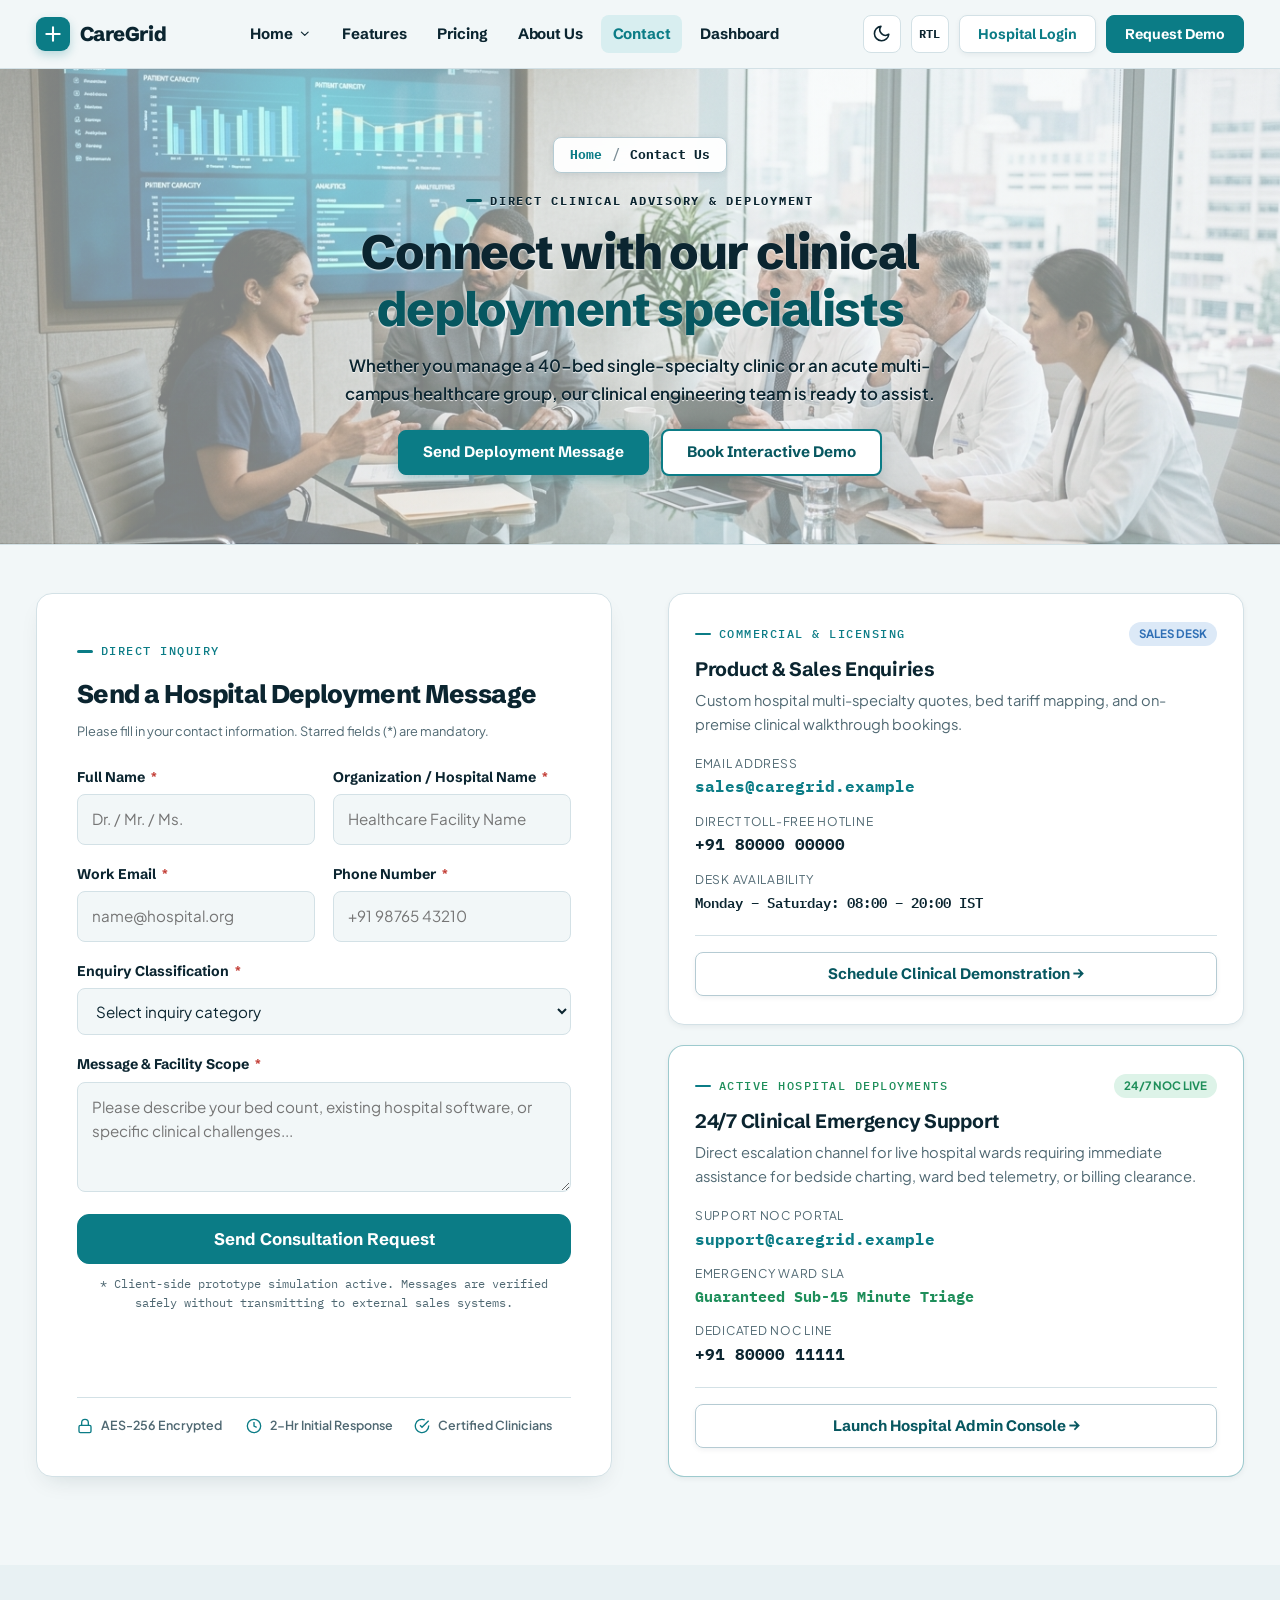
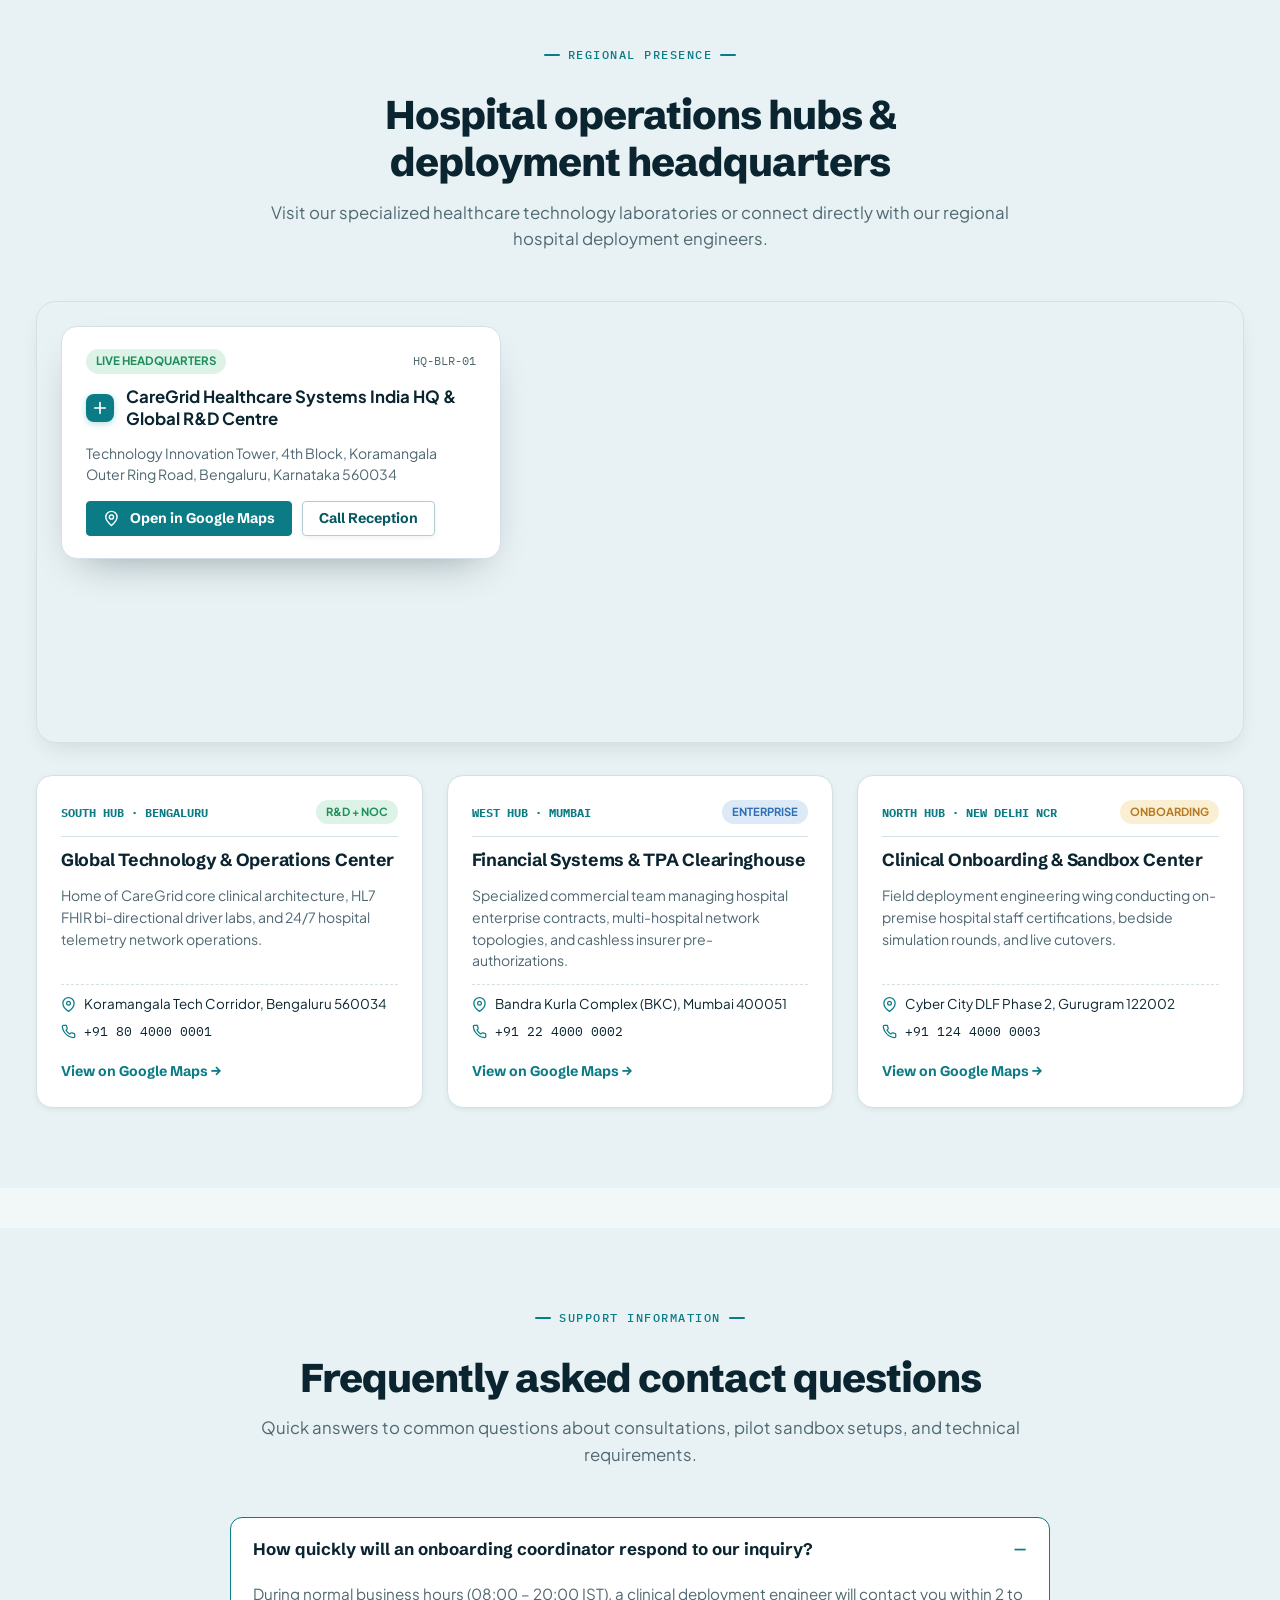
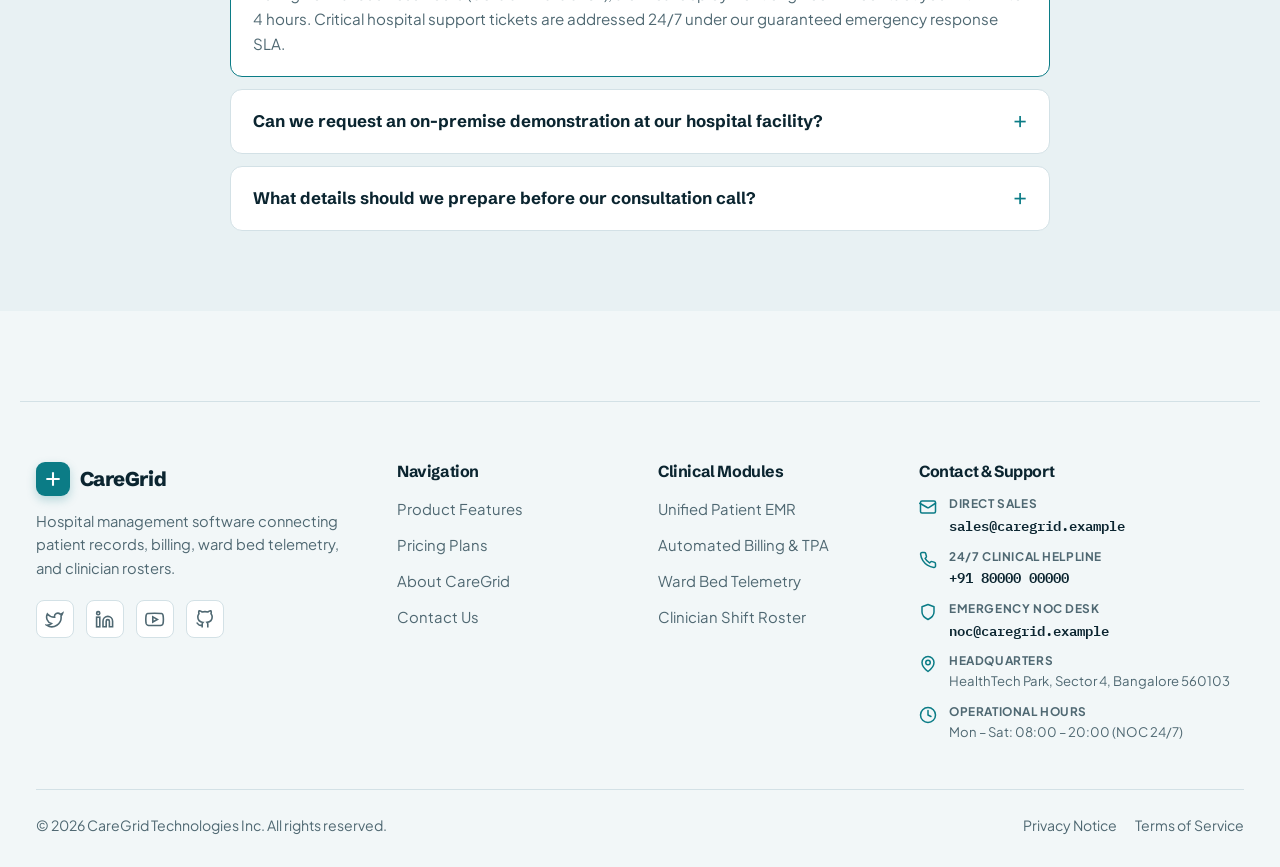
<file: contact.html>
<!DOCTYPE html>
<html lang="en" dir="ltr" data-theme="light">
<head>
  <meta charset="UTF-8">
  <meta name="viewport" content="width=device-width, initial-scale=1.0, viewport-fit=cover">
  <title>Contact CareGrid — Hospital Deployment Consultations &amp; Support</title>
  <meta name="description" content="Reach the CareGrid clinical deployment team. Book a hospital walkthrough, request migration proposals, or contact 24/7 technical hospital operations support.">
  
  <link rel="preconnect" href="https://fonts.googleapis.com">
  <link rel="preconnect" href="https://fonts.gstatic.com" crossorigin>
  <link href="https://fonts.googleapis.com/css2?family=IBM+Plex+Mono:wght@400;500;600;700&family=Plus+Jakarta+Sans:wght@400;500;600;700&family=Schibsted+Grotesk:wght@600;700;800&display=swap" rel="stylesheet">
  
  <link rel="stylesheet" href="assets/css/style.css">
  <link rel="icon" type="image/svg+xml" href="data:image/svg+xml,%3Csvg xmlns='http://www.w3.org/2000/svg' viewBox='0 0 24 24' fill='%230A9396'%3E%3Cpath d='M9 3h6v6h6v6h-6v6H9v-6H3V9h6V3z'/%3E%3C/svg%3E">
</head>
<body id="top" class="page-contact">

  <!-- ==========================================================================
       PUBLIC NAVBAR
       ========================================================================== -->
  <header class="site-header">
    <div class="wrap navbar">
      <a href="index.html" class="brand-logo" aria-label="CareGrid Hospital Suite">
        <span class="brand-mark">
          <svg viewBox="0 0 24 24" fill="none" stroke="currentColor" stroke-width="2.5" stroke-linecap="round" stroke-linejoin="round"><path d="M12 4v16M4 12h16"/></svg>
        </span>
        CareGrid
      </a>

      <nav class="nav-menu" aria-label="Main Navigation">
        <div class="nav-dropdown nav-item" id="desktopHomeDropdown">
          <a href="index.html" class="nav-link nav-home-link" id="desktopHomeToggle" aria-expanded="false" aria-haspopup="true">
            Home
            <svg class="ic" viewBox="0 0 24 24" fill="none" stroke="currentColor" stroke-width="2" stroke-linecap="round" stroke-linejoin="round" style="width:0.9em;height:0.9em;"><path d="M6 9l6 6 6-6"/></svg>
          </a>
          <ul class="dropdown-menu" aria-label="Home Variations">
            <li>
              <a href="index.html" class="dropdown-link">
                Home 1 &mdash; Live Hospital Operations
                <small>Ward bed boards, telemetry &amp; billing</small>
              </a>
            </li>
            <li>
              <a href="home-2.html" class="dropdown-link">
                Home 2 &mdash; Modern Healthcare Tech
                <small>Editorial cloud architecture &amp; workflows</small>
              </a>
            </li>
          </ul>
        </div>
        <a href="features.html" class="nav-link">Features</a>
        <a href="pricing.html" class="nav-link">Pricing</a>
        <a href="about.html" class="nav-link">About Us</a>
        <a href="contact.html" class="nav-link active">Contact</a>
        <a href="dashboard.html" class="nav-link">Dashboard</a>
      </nav>

      <div class="header-actions">
        <button class="tool-btn theme-toggle-btn desktop-only" type="button" aria-label="Switch theme">
          <svg class="ic theme-icon" viewBox="0 0 24 24" fill="none" stroke="currentColor" stroke-width="2"><path d="M21 12.79A9 9 0 1 1 11.21 3 7 7 0 0 0 21 12.79z"/></svg>
        </button>

        <button class="tool-btn dir-toggle-btn desktop-only" type="button" aria-label="Switch text direction">
          <span class="dir-text">RTL</span>
        </button>

        <a href="login.html" class="btn btn-secondary btn-sm desktop-only">Hospital Login</a>
        <a href="#" data-open-modal="demo" class="btn btn-sm desktop-only">Request Demo</a>

        <button class="hamburger-btn" type="button" id="hamburgerBtn" aria-label="Toggle navigation menu" aria-expanded="false">
          <svg class="ic" viewBox="0 0 24 24" fill="none" stroke="currentColor" stroke-width="2"><path d="M4 6h16M4 12h16M4 18h16"/></svg>
        </button>
      </div>
    </div>
  </header>

  <!-- Mobile Drawer -->
  <div class="mobile-drawer" id="mobileDrawer">
    <div class="mobile-drawer-body">
      <ul class="mobile-nav-links">
        <li>
          <a href="#" class="mobile-dropdown-toggle" id="mobileHomeToggle" aria-expanded="false">
            <span>Home</span>
            <svg class="ic chev-icon" viewBox="0 0 24 24" fill="none" stroke="currentColor" stroke-width="2" stroke-linecap="round" stroke-linejoin="round"><path d="M6 9l6 6 6-6"/></svg>
          </a>
          <div class="mobile-dropdown-content" id="mobileHomeContent" hidden>
            <a href="index.html" class="dropdown-link">Home 1 &mdash; Live Hospital Operations</a>
            <a href="home-2.html" class="dropdown-link">Home 2 &mdash; Modern Healthcare Tech</a>
          </div>
        </li>
        <li><a href="features.html" class="nav-link">Features</a></li>
        <li><a href="pricing.html" class="nav-link">Pricing</a></li>
        <li><a href="about.html" class="nav-link">About Us</a></li>
        <li><a href="contact.html" class="nav-link active">Contact</a></li>
        <li><a href="dashboard.html" class="nav-link">Dashboard</a></li>
      </ul>

      <div class="mobile-controls-row">
        <button class="mobile-ctrl-btn theme-toggle-btn" type="button" aria-label="Switch theme">
          <svg class="ic theme-icon" viewBox="0 0 24 24" fill="none" stroke="currentColor" stroke-width="2"><path d="M21 12.79A9 9 0 1 1 11.21 3 7 7 0 0 0 21 12.79z"/></svg>
          <span class="theme-text">Dark</span>
        </button>
        <button class="mobile-ctrl-btn dir-toggle-btn" type="button" aria-label="Switch text direction">
          <span class="dir-text">RTL</span>
          <span>Direction</span>
        </button>
      </div>

      <div class="mobile-actions-stack">
        <a href="login.html" class="btn btn-secondary btn-block">Hospital Login</a>
        <a href="#" data-open-modal="demo" class="btn btn-block">Request a Demo</a>
      </div>
    </div>
  </div>

  <main>
    <!-- ==========================================================================
         PAGE HEADING & BREADCRUMB
         ========================================================================== -->
    <section class="pagehead">
      <div class="wrap">
        <div class="pagehead-content">
          <div class="breadcrumb" aria-label="Breadcrumbs">
            <a href="index.html">Home</a>
            <span class="breadcrumb-separator">/</span>
            <span class="breadcrumb-current">Contact Us</span>
          </div>

          <span class="eyebrow">Direct Clinical Advisory &amp; Deployment</span>
          <h1>Connect with our clinical <em style="font-style:normal; color:var(--brand);">deployment specialists</em></h1>
          <p class="lead">Whether you manage a 40-bed single-specialty clinic or an acute multi-campus healthcare group, our clinical engineering team is ready to assist.</p>

          <div class="pagehead-actions">
            <a href="#contactForm" class="btn">Send Deployment Message</a>
            <a href="#" data-open-modal="demo" class="btn btn-secondary">Book Interactive Demo</a>
          </div>
        </div>
      </div>
    </section>

    <!-- ==========================================================================
         CONTACT FORM & CHANNELS
         ========================================================================== -->
    <section class="sec-sm wrap">
      <div class="grid g2" style="align-items:stretch; gap: clamp(32px, 5vw, 56px);">

        <!-- Left Column: Validated Contact Form -->
        <div class="form-card" style="display:flex; flex-direction:column; justify-content:space-between;">
          <div>
            <span class="eyebrow">Direct Inquiry</span>
            <h2 style="font-size:1.6rem; margin-block:6px 12px;">Send a Hospital Deployment Message</h2>
            <p class="form-hint" style="margin-bottom: 24px;">Please fill in your contact information. Starred fields (<span class="required">*</span>) are mandatory.</p>

            <form data-validate novalidate id="contactForm">
              <div class="form-grid">
                <!-- Name -->
                <div class="form-group">
                  <label for="c-name">Full Name <span class="required">*</span></label>
                  <input id="c-name" name="name" class="form-control" placeholder="Dr. / Mr. / Ms." required autocomplete="name">
                  <span class="form-error"></span>
                </div>

                <!-- Organization -->
                <div class="form-group">
                  <label for="c-org">Organization / Hospital Name <span class="required">*</span></label>
                  <input id="c-org" name="organization" class="form-control" placeholder="Healthcare Facility Name" required>
                  <span class="form-error"></span>
                </div>

                <!-- Work Email -->
                <div class="form-group">
                  <label for="c-email">Work Email <span class="required">*</span></label>
                  <input id="c-email" name="email" type="email" class="form-control" placeholder="name@hospital.org" required autocomplete="email">
                  <span class="form-error"></span>
                </div>

                <!-- Phone -->
                <div class="form-group">
                  <label for="c-phone">Phone Number <span class="required">*</span></label>
                  <input id="c-phone" name="phone" type="tel" class="form-control" placeholder="+91 98765 43210" required autocomplete="tel">
                  <span class="form-error"></span>
                </div>

                <!-- Enquiry Type -->
                <div class="form-group full">
                  <label for="c-type">Enquiry Classification <span class="required">*</span></label>
                  <select id="c-type" name="enquiry_type" class="form-control" required>
                    <option value="">Select inquiry category</option>
                    <option value="sales">Sales &amp; Hospital Licensing Proposals</option>
                    <option value="onboarding">Data Migration &amp; Go-Live Planning</option>
                    <option value="integration">PACS / LIS / Machine Interfacing Inquiries</option>
                    <option value="support">Active Hospital Technical Support</option>
                    <option value="partnership">Clinical Partnership &amp; Accreditation</option>
                  </select>
                  <span class="form-error"></span>
                </div>

                <!-- Message -->
                <div class="form-group full">
                  <label for="c-message">Message &amp; Facility Scope <span class="required">*</span></label>
                  <textarea id="c-message" name="message" class="form-control" placeholder="Please describe your bed count, existing hospital software, or specific clinical challenges..." required></textarea>
                  <span class="form-error"></span>
                </div>
              </div>

              <div class="form-feedback"></div>

              <button class="btn btn-lg btn-block" type="submit" style="margin-top:22px;">Send Consultation Request</button>

              <small class="mono" style="font-size:0.75rem; color:var(--muted); margin-top:10px; display:block; text-align:center;">
                * Client-side prototype simulation active. Messages are verified safely without transmitting to external sales systems.
              </small>
            </form>
          </div>

          <!-- Bottom Deployment Guarantees (Balances height with right column) -->
          <div class="form-assurances">
            <div class="assurance-item">
              <svg class="ic" viewBox="0 0 24 24" fill="none" stroke="currentColor" stroke-width="2"><rect x="3" y="11" width="18" height="11" rx="2" ry="2"/><path d="M7 11V7a5 5 0 0 1 10 0v4"/></svg>
              <span>AES-256 Encrypted</span>
            </div>
            <div class="assurance-item">
              <svg class="ic" viewBox="0 0 24 24" fill="none" stroke="currentColor" stroke-width="2"><circle cx="12" cy="12" r="10"/><polyline points="12 6 12 12 16 14"/></svg>
              <span>2-Hr Initial Response</span>
            </div>
            <div class="assurance-item">
              <svg class="ic" viewBox="0 0 24 24" fill="none" stroke="currentColor" stroke-width="2"><path d="M22 11.08V12a10 10 0 1 1-5.93-9.14"/><polyline points="22 4 12 14.01 9 11.01"/></svg>
              <span>Certified Clinicians</span>
            </div>
          </div>
        </div>

        <!-- Right Column: Contact Channels & Support Desk -->
        <div style="display:flex; flex-direction:column; gap:20px; justify-content:space-between;">

          <!-- Commercial & Licensing Enquiries -->
          <div class="card" style="padding:28px 26px; display:flex; flex-direction:column; justify-content:space-between; flex:1; box-shadow:var(--shadow-sm);">
            <div>
              <div style="display:flex; align-items:center; justify-content:space-between; margin-bottom:12px;">
                <span class="eyebrow" style="margin:0;">Commercial &amp; Licensing</span>
                <span class="chip c-info" style="font-size:0.72rem; font-weight:700;">SALES DESK</span>
              </div>
              <h3 style="margin-bottom:8px; font-size:1.22rem;">Product &amp; Sales Enquiries</h3>
              <p style="font-size:0.92rem; color:var(--muted); line-height:1.6; margin-bottom:18px;">
                Custom hospital multi-specialty quotes, bed tariff mapping, and on-premise clinical walkthrough bookings.
              </p>
              <div style="display:flex; flex-direction:column; gap:12px;">
                <div>
                  <span style="font-size:0.75rem; color:var(--muted); text-transform:uppercase; letter-spacing:0.06em; display:block;">Email Address</span>
                  <a href="mailto:sales@caregrid.example" class="mono" style="font-size:1rem; font-weight:700; color:var(--brand);">sales@caregrid.example</a>
                </div>
                <div>
                  <span style="font-size:0.75rem; color:var(--muted); text-transform:uppercase; letter-spacing:0.06em; display:block;">Direct Toll-Free Hotline</span>
                  <a href="tel:+918000000000" class="mono" style="font-size:1rem; font-weight:700; color:var(--ink);">+91 80000 00000</a>
                </div>
                <div>
                  <span style="font-size:0.75rem; color:var(--muted); text-transform:uppercase; letter-spacing:0.06em; display:block;">Desk Availability</span>
                  <span class="mono" style="font-size:0.86rem; color:var(--ink); font-weight:600;">Monday – Saturday: 08:00 – 20:00 IST</span>
                </div>
              </div>
            </div>
            <div style="margin-top:20px; padding-top:16px; border-top:1px solid var(--line);">
              <a href="#" data-open-modal="demo" class="btn btn-secondary btn-block" style="text-align:center;">Schedule Clinical Demonstration &rarr;</a>
            </div>
          </div>

          <!-- Active Support & Emergency NOC -->
          <div class="card" style="padding:28px 26px; display:flex; flex-direction:column; justify-content:space-between; flex:1; box-shadow:var(--shadow-sm); border-color:rgba(11, 124, 134, 0.4);">
            <div>
              <div style="display:flex; align-items:center; justify-content:space-between; margin-bottom:12px;">
                <span class="eyebrow" style="color:var(--ok); margin:0;">Active Hospital Deployments</span>
                <span class="chip c-ok" style="font-size:0.72rem; font-weight:700;"><span class="demo-dot"></span> 24/7 NOC LIVE</span>
              </div>
              <h3 style="margin-bottom:8px; font-size:1.22rem;">24/7 Clinical Emergency Support</h3>
              <p style="font-size:0.92rem; color:var(--muted); line-height:1.6; margin-bottom:18px;">
                Direct escalation channel for live hospital wards requiring immediate assistance for bedside charting, ward bed telemetry, or billing clearance.
              </p>
              <div style="display:flex; flex-direction:column; gap:12px;">
                <div>
                  <span style="font-size:0.75rem; color:var(--muted); text-transform:uppercase; letter-spacing:0.06em; display:block;">Support NOC Portal</span>
                  <a href="mailto:support@caregrid.example" class="mono" style="font-size:1rem; font-weight:700; color:var(--brand);">support@caregrid.example</a>
                </div>
                <div>
                  <span style="font-size:0.75rem; color:var(--muted); text-transform:uppercase; letter-spacing:0.06em; display:block;">Emergency Ward SLA</span>
                  <span class="mono" style="font-size:0.94rem; color:var(--ok); font-weight:700;">Guaranteed Sub-15 Minute Triage</span>
                </div>
                <div>
                  <span style="font-size:0.75rem; color:var(--muted); text-transform:uppercase; letter-spacing:0.06em; display:block;">Dedicated NOC Line</span>
                  <a href="tel:+918000011111" class="mono" style="font-size:1rem; font-weight:700; color:var(--ink);">+91 80000 11111</a>
                </div>
              </div>
            </div>
            <div style="margin-top:20px; padding-top:16px; border-top:1px solid var(--line);">
              <a href="dashboard.html" class="btn btn-secondary btn-block" style="text-align:center;">Launch Hospital Admin Console &rarr;</a>
            </div>
          </div>

        </div>

      </div>
    </section>

    <!-- ==========================================================================
         NEW SECTION: REGIONAL OPERATIONS HUBS & INTERACTIVE CAMPUS MAP
         ========================================================================== -->
    <section class="sec sec-tint" style="margin-top:40px;">
      <div class="wrap">
        <div class="section-head center">
          <span class="eyebrow">Regional Presence</span>
          <h2>Hospital operations hubs &amp; deployment headquarters</h2>
          <p>Visit our specialized healthcare technology laboratories or connect directly with our regional hospital deployment engineers.</p>
        </div>

        <!-- Interactive Google Map Container with Floating Headquarters Card -->
        <div class="map-container">
          <iframe
            src="https://maps.google.com/maps?q=12.93375,77.63583&z=15&output=embed"
            allowfullscreen=""
            loading="lazy"
            referrerpolicy="no-referrer-when-downgrade"
            title="CareGrid India Headquarters and Technology Lab Map">
          </iframe>

          <!-- Floating HQ Details Overlay Card with Brand Logo & Aligned Controls -->
          <div class="map-floating-card">
            <div class="map-floating-header">
              <span class="chip c-ok" style="font-size:0.72rem; font-weight:700;"><span class="demo-dot"></span> LIVE HEADQUARTERS</span>
              <span class="mono" style="font-size:0.74rem; color:var(--muted);">HQ-BLR-01</span>
            </div>
            <div class="map-card-title">
              <span class="brand-mark" style="width:28px; height:28px; min-width:28px; border-radius:8px; display:inline-flex; align-items:center; justify-content:center; background:var(--brand); color:#fff; box-shadow:0 2px 6px rgba(10,147,150,0.3);">
                <svg viewBox="0 0 24 24" fill="none" stroke="currentColor" stroke-width="2.5" stroke-linecap="round" stroke-linejoin="round" style="width:16px; height:16px;"><path d="M12 4v16M4 12h16"/></svg>
              </span>
              <b>CareGrid Healthcare Systems India HQ &amp; Global R&amp;D Centre</b>
            </div>
            <p>Technology Innovation Tower, 4th Block, Koramangala Outer Ring Road, Bengaluru, Karnataka 560034</p>
            <div class="map-floating-actions">
              <a href="https://maps.google.com/?q=Koramangala+Bengaluru" target="_blank" rel="noopener noreferrer" class="btn btn-sm">
                <svg class="ic" viewBox="0 0 24 24" fill="none" stroke="currentColor" stroke-width="2"><path d="M12 2a8 8 0 0 0-8 8c0 5.25 8 12 8 12s8-6.75 8-12a8 8 0 0 0-8-8z"/><circle cx="12" cy="10" r="3"/></svg>
                Open in Google Maps
              </a>
              <a href="tel:+918000000000" class="btn btn-sm btn-secondary">
                Call Reception
              </a>
            </div>
          </div>
        </div>

        <!-- 3 Regional Clinical Deployment Centers -->
        <div class="hub-grid">
          <!-- Hub 1: South India -->
          <div class="hub-card">
            <div class="hub-header">
              <span class="mono" style="font-size:0.75rem; font-weight:700; color:var(--brand);">SOUTH HUB &middot; BENGALURU</span>
              <span class="chip c-ok" style="font-size:0.7rem; font-weight:700;">R&amp;D + NOC</span>
            </div>
            <h3>Global Technology &amp; Operations Center</h3>
            <p>Home of CareGrid core clinical architecture, HL7 FHIR bi-directional driver labs, and 24/7 hospital telemetry network operations.</p>
            <div class="hub-details">
              <div class="hub-details-row">
                <svg class="ic" viewBox="0 0 24 24" fill="none" stroke="currentColor" stroke-width="2"><path d="M21 10c0 7-9 13-9 13s-9-6-9-13a9 9 0 0 1 18 0z"/><circle cx="12" cy="10" r="3"/></svg>
                <span>Koramangala Tech Corridor, Bengaluru 560034</span>
              </div>
              <div class="hub-details-row">
                <svg class="ic" viewBox="0 0 24 24" fill="none" stroke="currentColor" stroke-width="2"><path d="M22 16.92v3a2 2 0 0 1-2.18 2 19.79 19.79 0 0 1-8.63-3.07 19.5 19.5 0 0 1-6-6 19.79 19.79 0 0 1-3.07-8.67A2 2 0 0 1 4.11 2h3a2 2 0 0 1 2 1.72 12.84 12.84 0 0 0 .7 2.81 2 2 0 0 1-.45 2.11L8.09 9.91a16 16 0 0 0 6 6l1.27-1.27a2 2 0 0 1 2.11-.45 12.84 12.84 0 0 0 2.81.7A2 2 0 0 1 22 16.92z"/></svg>
                <span class="mono">+91 80 4000 0001</span>
              </div>
            </div>
            <a href="https://maps.google.com/?q=Koramangala+Bengaluru" target="_blank" rel="noopener noreferrer" class="hub-map-link">
              View on Google Maps &rarr;
            </a>
          </div>

          <!-- Hub 2: West India -->
          <div class="hub-card">
            <div class="hub-header">
              <span class="mono" style="font-size:0.75rem; font-weight:700; color:var(--brand);">WEST HUB &middot; MUMBAI</span>
              <span class="chip c-info" style="font-size:0.7rem; font-weight:700;">ENTERPRISE</span>
            </div>
            <h3>Financial Systems &amp; TPA Clearinghouse</h3>
            <p>Specialized commercial team managing hospital enterprise contracts, multi-hospital network topologies, and cashless insurer pre-authorizations.</p>
            <div class="hub-details">
              <div class="hub-details-row">
                <svg class="ic" viewBox="0 0 24 24" fill="none" stroke="currentColor" stroke-width="2"><path d="M21 10c0 7-9 13-9 13s-9-6-9-13a9 9 0 0 1 18 0z"/><circle cx="12" cy="10" r="3"/></svg>
                <span>Bandra Kurla Complex (BKC), Mumbai 400051</span>
              </div>
              <div class="hub-details-row">
                <svg class="ic" viewBox="0 0 24 24" fill="none" stroke="currentColor" stroke-width="2"><path d="M22 16.92v3a2 2 0 0 1-2.18 2 19.79 19.79 0 0 1-8.63-3.07 19.5 19.5 0 0 1-6-6 19.79 19.79 0 0 1-3.07-8.67A2 2 0 0 1 4.11 2h3a2 2 0 0 1 2 1.72 12.84 12.84 0 0 0 .7 2.81 2 2 0 0 1-.45 2.11L8.09 9.91a16 16 0 0 0 6 6l1.27-1.27a2 2 0 0 1 2.11-.45 12.84 12.84 0 0 0 2.81.7A2 2 0 0 1 22 16.92z"/></svg>
                <span class="mono">+91 22 4000 0002</span>
              </div>
            </div>
            <a href="https://maps.google.com/?q=Bandra+Kurla+Complex+Mumbai" target="_blank" rel="noopener noreferrer" class="hub-map-link">
              View on Google Maps &rarr;
            </a>
          </div>

          <!-- Hub 3: North India -->
          <div class="hub-card">
            <div class="hub-header">
              <span class="mono" style="font-size:0.75rem; font-weight:700; color:var(--brand);">NORTH HUB &middot; NEW DELHI NCR</span>
              <span class="chip c-warn" style="font-size:0.7rem; font-weight:700;">ONBOARDING</span>
            </div>
            <h3>Clinical Onboarding &amp; Sandbox Center</h3>
            <p>Field deployment engineering wing conducting on-premise hospital staff certifications, bedside simulation rounds, and live cutovers.</p>
            <div class="hub-details">
              <div class="hub-details-row">
                <svg class="ic" viewBox="0 0 24 24" fill="none" stroke="currentColor" stroke-width="2"><path d="M21 10c0 7-9 13-9 13s-9-6-9-13a9 9 0 0 1 18 0z"/><circle cx="12" cy="10" r="3"/></svg>
                <span>Cyber City DLF Phase 2, Gurugram 122002</span>
              </div>
              <div class="hub-details-row">
                <svg class="ic" viewBox="0 0 24 24" fill="none" stroke="currentColor" stroke-width="2"><path d="M22 16.92v3a2 2 0 0 1-2.18 2 19.79 19.79 0 0 1-8.63-3.07 19.5 19.5 0 0 1-6-6 19.79 19.79 0 0 1-3.07-8.67A2 2 0 0 1 4.11 2h3a2 2 0 0 1 2 1.72 12.84 12.84 0 0 0 .7 2.81 2 2 0 0 1-.45 2.11L8.09 9.91a16 16 0 0 0 6 6l1.27-1.27a2 2 0 0 1 2.11-.45 12.84 12.84 0 0 0 2.81.7A2 2 0 0 1 22 16.92z"/></svg>
                <span class="mono">+91 124 4000 0003</span>
              </div>
            </div>
            <a href="https://maps.google.com/?q=Cyber+City+Gurugram" target="_blank" rel="noopener noreferrer" class="hub-map-link">
              View on Google Maps &rarr;
            </a>
          </div>
        </div>
      </div>
    </section>

    <!-- ==========================================================================
         HELPFUL FAQ SECTION
         ========================================================================== -->
    <section class="sec sec-tint" style="margin-top:40px;">
      <div class="wrap">
        <div class="section-head center">
          <span class="eyebrow">Support Information</span>
          <h2>Frequently asked contact questions</h2>
          <p>Quick answers to common questions about consultations, pilot sandbox setups, and technical requirements.</p>
        </div>

        <div class="faq-grid" style="margin-top:28px;">
          <details class="faq-item" name="contact-faq" open>
            <summary>How quickly will an onboarding coordinator respond to our inquiry?</summary>
            <p>
              During normal business hours (08:00 – 20:00 IST), a clinical deployment engineer will contact you within 2 to 4 hours. Critical hospital support tickets are addressed 24/7 under our guaranteed emergency response SLA.
            </p>
          </details>

          <details class="faq-item" name="contact-faq">
            <summary>Can we request an on-premise demonstration at our hospital facility?</summary>
            <p>
              Yes. For hospitals with 50 or more licensed inpatient beds, our clinical solutions team conducts on-site operational reviews, ward hardware audits, and physician workflow walkthroughs across major metropolitan regions.
            </p>
          </details>

          <details class="faq-item" name="contact-faq">
            <summary>What details should we prepare before our consultation call?</summary>
            <p>
              It is helpful to have an approximate breakdown of your inpatient bed capacity, primary surgical and medical specialties, active laboratory analyzer models, and existing electronic billing software.
            </p>
          </details>
        </div>
      </div>
    </section>
  </main>

  <!-- ==========================================================================
       SHARED FOOTER
       ========================================================================== -->
  <footer class="site-footer wrap">
    <div class="footer-grid">
      <div class="footer-col">
        <a href="index.html" class="brand-logo" style="margin-bottom: 14px;">
          <span class="brand-mark"><svg viewBox="0 0 24 24" fill="none" stroke="currentColor" stroke-width="2.5"><path d="M12 4v16M4 12h16"/></svg></span>
          CareGrid
        </a>
        <p style="font-size:0.92rem; line-height:1.6; max-width:34ch; color:var(--muted);">
          Hospital management software connecting patient records, billing, ward bed telemetry, and clinician rosters.
        </p>
        <div class="footer-socials" aria-label="CareGrid Socials">
          <a href="https://twitter.com" class="social-link" target="_blank" rel="noopener noreferrer" aria-label="Twitter"><svg class="ic" viewBox="0 0 24 24" fill="none" stroke="currentColor" stroke-width="2"><path d="M22 4s-.7 2.1-2 3.4c1.6 10-9.4 17.3-18 11.6 2.2.1 4.4-.6 6-2C3 15.5.5 9.6 3 5c2.2 2.6 5.6 4.1 9 4-.9-4.2 4-6.6 7-3.8 1.1 0 3-1.2 3-1.2z"/></svg></a>
          <a href="https://linkedin.com" class="social-link" target="_blank" rel="noopener noreferrer" aria-label="LinkedIn"><svg class="ic" viewBox="0 0 24 24" fill="none" stroke="currentColor" stroke-width="2"><path d="M16 8a6 6 0 0 1 6 6v7h-4v-7a2 2 0 0 0-2-2 2 2 0 0 0-2 2v7h-4v-7a6 6 0 0 1 6-6z"/><rect x="2" y="9" width="4" height="12"/><circle cx="4" cy="4" r="2"/></svg></a>
          <a href="https://youtube.com" class="social-link" target="_blank" rel="noopener noreferrer" aria-label="YouTube"><svg class="ic" viewBox="0 0 24 24" fill="none" stroke="currentColor" stroke-width="2"><path d="M22.54 6.42a2.78 2.78 0 0 0-1.94-2C18.88 4 12 4 12 4s-6.88 0-8.6.46a2.78 2.78 0 0 0-1.94 2A29 29 0 0 0 1 11.75a29 29 0 0 0 .46 5.33A2.78 2.78 0 0 0 3.4 19c1.72.46 8.6.46 8.6.46s6.88 0 8.6-.46a2.78 2.78 0 0 0 1.94-2 29 29 0 0 0 .46-5.25 29 29 0 0 0-.46-5.33z"/><polygon points="9.75 15.02 15.5 11.75 9.75 8.48 9.75 15.02"/></svg></a>
          <a href="https://github.com" class="social-link" target="_blank" rel="noopener noreferrer" aria-label="GitHub"><svg class="ic" viewBox="0 0 24 24" fill="none" stroke="currentColor" stroke-width="2"><path d="M9 19c-5 1.5-5-2.5-7-3m14 6v-3.87a3.37 3.37 0 0 0-.94-2.61c3.14-.35 6.44-1.54 6.44-7A5.44 5.44 0 0 0 20 4.77 5.07 5.07 0 0 0 19.91 1S18.73.65 16 2.48a13.38 13.38 0 0 0-7 0C6.27.65 5.09 1 5.09 1A5.07 5.07 0 0 0 5 4.77a5.44 5.44 0 0 0-1.5 3.78c0 5.42 3.3 6.61 6.44 7A3.37 3.37 0 0 0 9 18.13V22"/></svg></a>
        </div>
      </div>

      <div class="footer-col">
        <h4>Navigation</h4>
        <ul class="footer-links">
          <li><a href="features.html">Product Features</a></li>
          <li><a href="pricing.html">Pricing Plans</a></li>
          <li><a href="about.html">About CareGrid</a></li>
          <li><a href="contact.html">Contact Us</a></li>
        </ul>
      </div>

      <div class="footer-col">
        <h4>Clinical Modules</h4>
        <ul class="footer-links">
          <li><a href="features.html#records">Unified Patient EMR</a></li>
          <li><a href="features.html#billing">Automated Billing &amp; TPA</a></li>
          <li><a href="features.html#beds">Ward Bed Telemetry</a></li>
          <li><a href="features.html#roster">Clinician Shift Roster</a></li>
        </ul>
      </div>

      <div class="footer-col">
        <h4>Contact &amp; Support</h4>
        <ul class="footer-contact-list">
          <li class="footer-contact-item">
            <svg class="contact-icon" viewBox="0 0 24 24" fill="none" stroke="currentColor" stroke-width="2" stroke-linecap="round" stroke-linejoin="round" aria-hidden="true">
              <rect x="2" y="4" width="20" height="16" rx="2"/><path d="m22 7-8.97 5.7a1.94 1.94 0 0 1-2.06 0L1 7"/>
            </svg>
            <div class="contact-meta">
              <b>Direct Sales</b>
              <a href="mailto:sales@caregrid.example" class="mono">sales@caregrid.example</a>
            </div>
          </li>
          <li class="footer-contact-item">
            <svg class="contact-icon" viewBox="0 0 24 24" fill="none" stroke="currentColor" stroke-width="2" stroke-linecap="round" stroke-linejoin="round" aria-hidden="true">
              <path d="M22 16.92v3a2 2 0 0 1-2.18 2 19.79 19.79 0 0 1-8.63-3.07 19.5 19.5 0 0 1-6-6 19.79 19.79 0 0 1-3.07-8.67A2 2 0 0 1 4.11 2h3a2 2 0 0 1 2 1.72 12.84 12.84 0 0 0 .7 2.81 2 2 0 0 1-.45 2.11L8.09 9.91a16 16 0 0 0 6 6l1.27-1.27a2 2 0 0 1 2.11-.45 12.84 12.84 0 0 0 2.81.7A2 2 0 0 1 22 16.92z"/>
            </svg>
            <div class="contact-meta">
              <b>24/7 Clinical Helpline</b>
              <a href="tel:+918000000000" class="mono">+91 80000 00000</a>
            </div>
          </li>
          <li class="footer-contact-item">
            <svg class="contact-icon" viewBox="0 0 24 24" fill="none" stroke="currentColor" stroke-width="2" stroke-linecap="round" stroke-linejoin="round" aria-hidden="true">
              <path d="M12 22s8-4 8-10V5l-8-3-8 3v7c0 6 8 10 8 10z"/>
            </svg>
            <div class="contact-meta">
              <b>Emergency NOC Desk</b>
              <a href="mailto:noc@caregrid.example" class="mono">noc@caregrid.example</a>
            </div>
          </li>
          <li class="footer-contact-item">
            <svg class="contact-icon" viewBox="0 0 24 24" fill="none" stroke="currentColor" stroke-width="2" stroke-linecap="round" stroke-linejoin="round" aria-hidden="true">
              <path d="M20 10c0 6-8 12-8 12s-8-6-8-12a8 8 0 0 1 16 0Z"/><circle cx="12" cy="10" r="3"/>
            </svg>
            <div class="contact-meta">
              <b>Headquarters</b>
              <span>HealthTech Park, Sector 4, Bangalore 560103</span>
            </div>
          </li>
          <li class="footer-contact-item">
            <svg class="contact-icon" viewBox="0 0 24 24" fill="none" stroke="currentColor" stroke-width="2" stroke-linecap="round" stroke-linejoin="round" aria-hidden="true">
              <circle cx="12" cy="12" r="10"/><polyline points="12 6 12 12 16 14"/>
            </svg>
            <div class="contact-meta">
              <b>Operational Hours</b>
              <span>Mon – Sat: 08:00 – 20:00 (NOC 24/7)</span>
            </div>
          </li>
        </ul>
      </div>
    </div>

    <div class="footer-bottom">
      <span>&copy; 2026 CareGrid Technologies Inc. All rights reserved.</span>
      <div style="display:flex; gap:18px;">
        <a href="#top" style="color:var(--muted);">Privacy Notice</a>
        <a href="#top" style="color:var(--muted);">Terms of Service</a>
      </div>
    </div>
  </footer>

  <button class="back-to-top" id="backToTop" type="button" aria-label="Back to top">
    <svg class="ic" viewBox="0 0 24 24" fill="none" stroke="currentColor" stroke-width="2.5"><path d="M18 15l-6-6-6 6"/></svg>
  </button>

  <div class="scrim-backdrop" id="scrimBackdrop" hidden>
    <div class="modal-dialog" id="modalContainer" role="dialog" aria-modal="true"></div>
  </div>

  <script src="assets/js/main.js"></script>
</body>
</html>
</file>
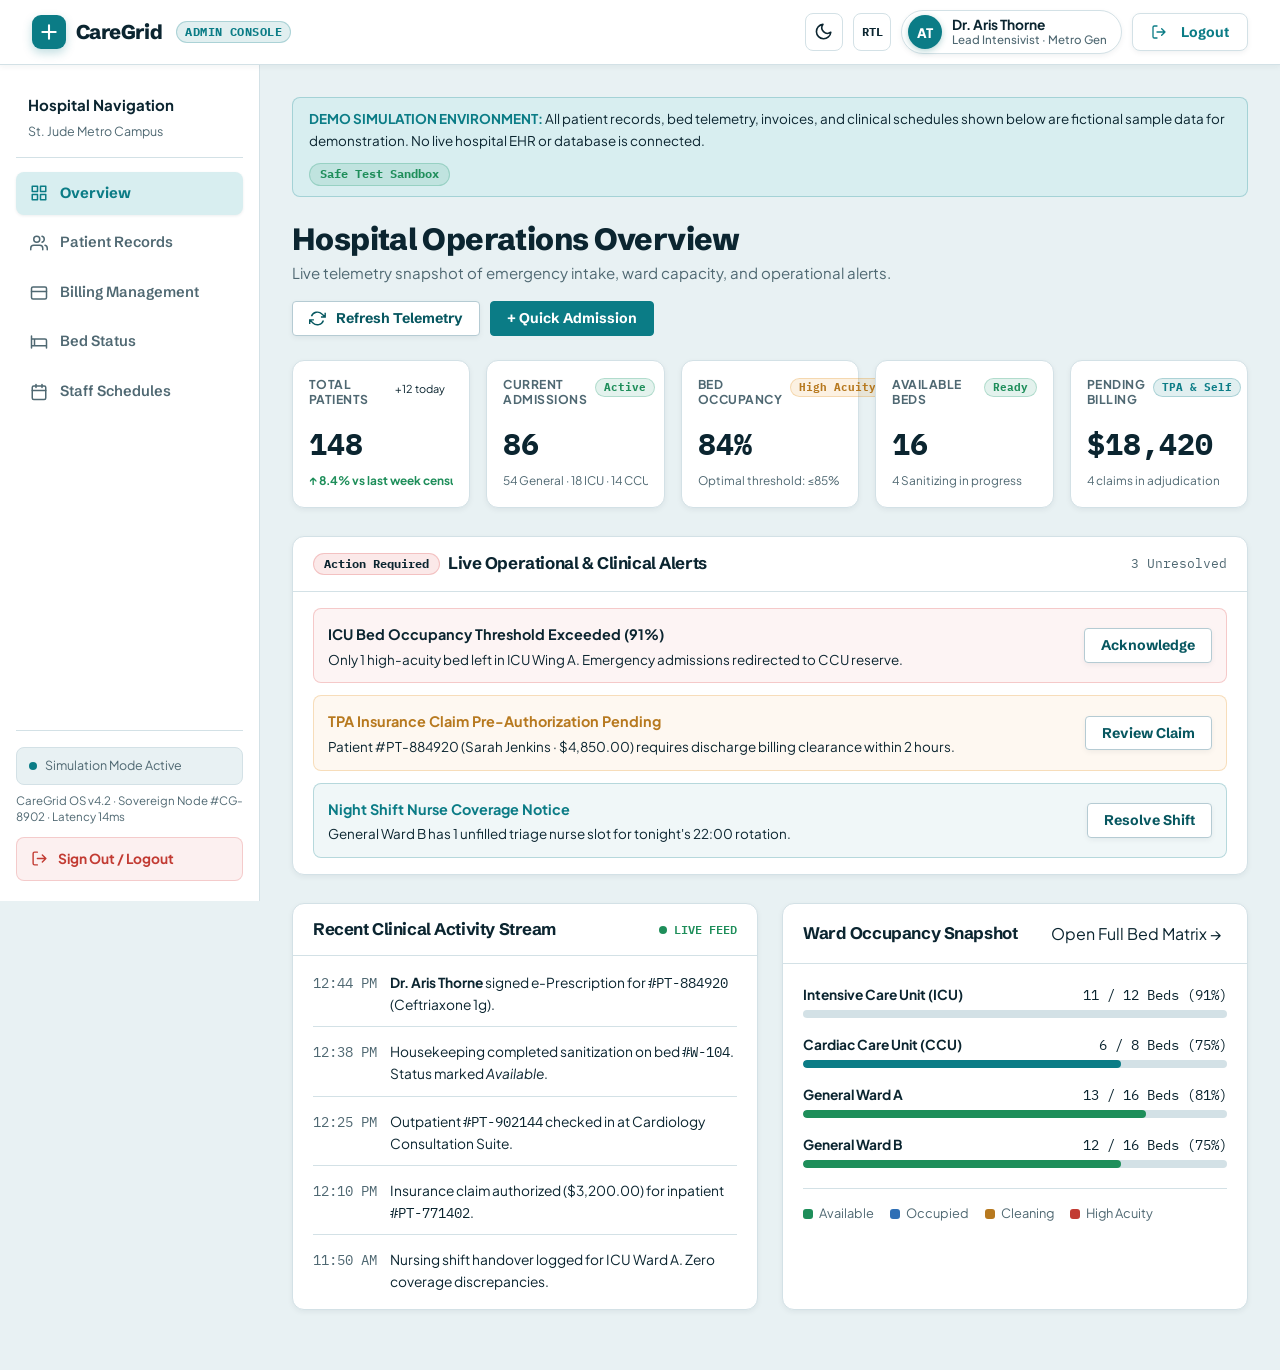
<file: dashboard.html>
<!DOCTYPE html>
<html lang="en" dir="ltr" data-theme="light">
<head>
  <meta charset="UTF-8">
  <meta name="viewport" content="width=device-width, initial-scale=1.0, viewport-fit=cover">
  <title>Hospital Admin Dashboard — CareGrid</title>
  <meta name="description" content="Enterprise clinical hospital management console uniting patient records, billing, ward bed telemetry, and doctor rosters.">
  
  <link rel="preconnect" href="https://fonts.googleapis.com">
  <link rel="preconnect" href="https://fonts.gstatic.com" crossorigin>
  <link href="https://fonts.googleapis.com/css2?family=IBM+Plex+Mono:wght@400;500;600&family=Plus+Jakarta+Sans:wght@400;500;600;700&family=Schibsted+Grotesk:wght@600;700;800&display=swap" rel="stylesheet">
  
  <link rel="stylesheet" href="assets/css/style.css">
  <link rel="icon" type="image/svg+xml" href="data:image/svg+xml,%3Csvg xmlns='http://www.w3.org/2000/svg' viewBox='0 0 24 24' fill='%230A9396'%3E%3Cpath d='M9 3h6v6h6v6h-6v6H9v-6H3V9h6V3z'/%3E%3C/svg%3E">
</head>
<body id="top" class="dash-app-body">

  <!-- ==========================================================================
       FULL-WIDTH DASHBOARD NAVBAR
       - Logo on the left
       - Light/Dark, LTR/RTL, Profile avatar, and Logout controls on the right
       - Mobile/Tablet: Compact controls without overlap
       ========================================================================== -->
  <header class="dash-header-bar">
    <div class="dash-navbar">
      <!-- Left: Logo & Workspace Tag -->
      <div style="display:flex; align-items:center; gap:14px;">
        <a href="index.html" class="brand-logo" aria-label="CareGrid Home">
          <span class="brand-mark">
            <svg viewBox="0 0 24 24" fill="none" stroke="currentColor" stroke-width="2.5" stroke-linecap="round" stroke-linejoin="round"><path d="M12 4v16M4 12h16"/></svg>
          </span>
          CareGrid
        </a>
        <span class="status-chip observation desktop-only" style="font-size:0.72rem; letter-spacing:0.04em; padding:3px 8px;">
          ADMIN CONSOLE
        </span>
      </div>

      <!-- Right: Dashboard Actions (Theme, RTL, Profile, Logout) -->
      <div class="header-actions" style="gap:10px;">
        <!-- Theme Toggle -->
        <button class="tool-btn theme-toggle-btn" type="button" aria-label="Switch theme">
          <svg class="ic theme-icon" viewBox="0 0 24 24" fill="none" stroke="currentColor" stroke-width="2" stroke-linecap="round" stroke-linejoin="round">
            <path d="M21 12.79A9 9 0 1 1 11.21 3 7 7 0 0 0 21 12.79z"/>
          </svg>
        </button>

        <!-- RTL Toggle -->
        <button class="tool-btn dir-toggle-btn" type="button" aria-label="Switch text direction">
          <span class="dir-text">RTL</span>
        </button>

        <!-- User Profile Avatar Pill (Desktop) -->
        <div class="dash-user-profile desktop-only">
          <div class="dash-user-avatar">AT</div>
          <div class="dash-user-info">
            <b>Dr. Aris Thorne</b>
            <span>Lead Intensivist &middot; Metro Gen</span>
          </div>
        </div>

        <!-- Logout Button (Icon only on mobile, text on desktop) -->
        <a href="login.html" class="btn btn-secondary btn-sm dash-logout-btn" aria-label="Sign out of hospital workspace">
          <svg class="ic" viewBox="0 0 24 24" fill="none" stroke="currentColor" stroke-width="2" stroke-linecap="round" stroke-linejoin="round" style="width:16px;height:16px;"><path d="M9 21H5a2 2 0 0 1-2-2V5a2 2 0 0 1 2-2h4M16 17l5-5-5-5M21 12H9"/></svg>
          <span class="desktop-only" style="margin-left:4px;">Logout</span>
        </a>
      </div>
    </div>
  </header>

  <!-- ==========================================================================
       DASHBOARD MAIN LAYOUT:
       - Desktop: Full-height sidebar navigation on the left, main content on right.
       - Mobile/Tablet: Sidebar converts to a clean horizontally scrollable menu directly
         below the navbar, avoiding content overlap.
       ========================================================================== -->
  <div class="dash-layout">
    
    <!-- SIDEBAR NAVIGATION -->
    <aside class="dash-sidebar" aria-label="Dashboard Navigation">
      <div class="dash-sidebar-header">
        <b>Hospital Navigation</b>
        <span>St. Jude Metro Campus</span>
      </div>

      <nav style="display:flex; flex-direction:inherit; gap:inherit; width:100%;">
        <!-- Tab 1: Overview -->
        <button type="button" class="dash-nav-btn active" id="tabBtnOverview" data-tab="overview" aria-selected="true">
          <svg class="ic" viewBox="0 0 24 24" fill="none" stroke="currentColor" stroke-width="2" stroke-linecap="round" stroke-linejoin="round">
            <rect x="3" y="3" width="7" height="7"/>
            <rect x="14" y="3" width="7" height="7"/>
            <rect x="14" y="14" width="7" height="7"/>
            <rect x="3" y="14" width="7" height="7"/>
          </svg>
          <span>Overview</span>
        </button>

        <!-- Tab 2: Patient Records -->
        <button type="button" class="dash-nav-btn" id="tabBtnPatients" data-tab="patients" aria-selected="false">
          <svg class="ic" viewBox="0 0 24 24" fill="none" stroke="currentColor" stroke-width="2" stroke-linecap="round" stroke-linejoin="round">
            <path d="M17 21v-2a4 4 0 0 0-4-4H5a4 4 0 0 0-4 4v2"/>
            <circle cx="9" cy="7" r="4"/>
            <path d="M23 21v-2a4 4 0 0 0-3-3.87"/>
            <path d="M16 3.13a4 4 0 0 1 0 7.75"/>
          </svg>
          <span>Patient Records</span>
        </button>

        <!-- Tab 3: Billing Management -->
        <button type="button" class="dash-nav-btn" id="tabBtnBilling" data-tab="billing" aria-selected="false">
          <svg class="ic" viewBox="0 0 24 24" fill="none" stroke="currentColor" stroke-width="2" stroke-linecap="round" stroke-linejoin="round">
            <rect x="2" y="4" width="20" height="16" rx="2"/>
            <line x1="2" y1="10" x2="22" y2="10"/>
          </svg>
          <span>Billing Management</span>
        </button>

        <!-- Tab 4: Bed Status -->
        <button type="button" class="dash-nav-btn" id="tabBtnBeds" data-tab="beds" aria-selected="false">
          <svg class="ic" viewBox="0 0 24 24" fill="none" stroke="currentColor" stroke-width="2" stroke-linecap="round" stroke-linejoin="round">
            <path d="M2 4v16M2 8h18a2 2 0 0 1 2 2v10M2 17h20M6 8v9"/>
          </svg>
          <span>Bed Status</span>
        </button>

        <!-- Tab 5: Staff Schedules -->
        <button type="button" class="dash-nav-btn" id="tabBtnSchedules" data-tab="schedules" aria-selected="false">
          <svg class="ic" viewBox="0 0 24 24" fill="none" stroke="currentColor" stroke-width="2" stroke-linecap="round" stroke-linejoin="round">
            <rect x="3" y="4" width="18" height="18" rx="2" ry="2"/>
            <line x1="16" y1="2" x2="16" y2="6"/>
            <line x1="8" y1="2" x2="8" y2="6"/>
            <line x1="3" y1="10" x2="21" y2="10"/>
          </svg>
          <span>Staff Schedules</span>
        </button>
      </nav>

      <!-- Sidebar Status & Transparency Notice -->
      <div class="dash-sidebar-footer">
        <div class="dash-simulation-badge">
          <span class="demo-dot"></span>
          <span>Simulation Mode Active</span>
        </div>
        <p style="font-size:0.72rem; color:var(--muted); margin-top:8px; line-height:1.4;">
          CareGrid OS v4.2 &middot; Sovereign Node #CG-8902 &middot; Latency 14ms
        </p>
        <a href="login.html" class="dash-sidebar-logout" aria-label="Sign out of hospital workspace">
          <svg class="ic" viewBox="0 0 24 24" fill="none" stroke="currentColor" stroke-width="2" stroke-linecap="round" stroke-linejoin="round"><path d="M9 21H5a2 2 0 0 1-2-2V5a2 2 0 0 1 2-2h4M16 17l5-5-5-5M21 12H9"/></svg>
          <span>Sign Out / Logout</span>
        </a>
      </div>
    </aside>

    <!-- MAIN DASHBOARD CONTENT AREA -->
    <main class="dash-main-area">

      <!-- Transparent Sample Data Banner -->
      <div class="dash-disclaimer-strip">
        <div>
          <strong>DEMO SIMULATION ENVIRONMENT:</strong>
          <span>All patient records, bed telemetry, invoices, and clinical schedules shown below are fictional sample data for demonstration. No live hospital EHR or database is connected.</span>
        </div>
        <span class="status-chip healthy">Safe Test Sandbox</span>
      </div>

      <!-- ======================================================================
           TAB 1: OVERVIEW
           - Total patients, Current admissions, Bed occupancy %, Available beds,
             Pending billing, Staff availability, Recent activity, Operational alerts.
           ====================================================================== -->
      <section class="dash-panel active" id="panel-overview" aria-labelledby="tabBtnOverview">
        <div class="dash-panel-header">
          <div>
            <h1>Hospital Operations Overview</h1>
            <p>Live telemetry snapshot of emergency intake, ward capacity, and operational alerts.</p>
          </div>
          <div style="display:flex; gap:10px; flex-wrap:wrap;">
            <button class="btn btn-sm btn-secondary" type="button" id="refreshMetricsBtn">
              <svg class="ic" viewBox="0 0 24 24" fill="none" stroke="currentColor" stroke-width="2"><path d="M23 4v6h-6M1 20v-6h6M3.51 9a9 9 0 0 1 14.85-3.36L23 10M1 14l4.64 4.36A9 9 0 0 0 20.49 15"/></svg>
              Refresh Telemetry
            </button>
            <button class="btn btn-sm" type="button" data-open-modal="addPatientModal">+ Quick Admission</button>
          </div>
        </div>

        <!-- 6 KPI Stat Tiles -->
        <div class="dash-kpi-grid">
          <!-- Total Patients -->
          <div class="dash-kpi-card">
            <div class="dash-kpi-label">
              <span class="dash-kpi-title">Total Patients</span>
              <span class="metric-pill">+12 today</span>
            </div>
            <div class="dash-kpi-value" id="kpiTotalPatients">148</div>
            <div class="dash-kpi-meta trend-up">&uarr; 8.4% vs last week census</div>
          </div>

          <!-- Current Admissions -->
          <div class="dash-kpi-card">
            <div class="dash-kpi-label">
              <span class="dash-kpi-title">Current Admissions</span>
              <span class="status-chip admitted">Active</span>
            </div>
            <div class="dash-kpi-value" id="kpiCurrentAdmissions">86</div>
            <div class="dash-kpi-meta">54 General &middot; 18 ICU &middot; 14 CCU</div>
          </div>

          <!-- Bed Occupancy -->
          <div class="dash-kpi-card">
            <div class="dash-kpi-label">
              <span class="dash-kpi-title">Bed Occupancy</span>
              <span class="status-chip warning">High Acuity</span>
            </div>
            <div class="dash-kpi-value" id="kpiOccupancyRate">84%</div>
            <div class="dash-kpi-meta">Optimal threshold: &le;85%</div>
          </div>

          <!-- Available Beds -->
          <div class="dash-kpi-card">
            <div class="dash-kpi-label">
              <span class="dash-kpi-title">Available Beds</span>
              <span class="status-chip healthy">Ready</span>
            </div>
            <div class="dash-kpi-value" id="kpiAvailableBedsOverview">16</div>
            <div class="dash-kpi-meta">4 Sanitizing in progress</div>
          </div>

          <!-- Pending Billing -->
          <div class="dash-kpi-card">
            <div class="dash-kpi-label">
              <span class="dash-kpi-title">Pending Billing</span>
              <span class="status-chip tpa">TPA &amp; Self</span>
            </div>
            <div class="dash-kpi-value" id="kpiPendingBillingOverview">$18,420</div>
            <div class="dash-kpi-meta">4 claims in adjudication</div>
          </div>
        </div>

        <!-- Operational Alerts Section -->
        <div class="dash-card">
          <div class="dash-card-header">
            <div style="display:flex; align-items:center; gap:8px;">
              <span class="status-chip critical">Action Required</span>
              <h2 class="dash-card-title">Live Operational &amp; Clinical Alerts</h2>
            </div>
            <span class="mono" style="font-size:0.8rem; color:var(--muted);">3 Unresolved</span>
          </div>

          <div style="padding: 16px 20px; display:flex; flex-direction:column; gap:12px;">
            <div style="display:flex; justify-content:space-between; align-items:center; padding:12px 14px; background-color:rgba(217,72,72,0.06); border:1px solid rgba(217,72,72,0.25); border-radius:var(--radius-sm); flex-wrap:wrap; gap:10px;">
              <div>
                <b style="color:var(--error); font-size:0.9rem;">ICU Bed Occupancy Threshold Exceeded (91%)</b>
                <p style="font-size:0.84rem; color:var(--ink); margin-top:2px;">Only 1 high-acuity bed left in ICU Wing A. Emergency admissions redirected to CCU reserve.</p>
              </div>
              <button class="btn btn-secondary btn-sm" type="button" onclick="alert('Notification dispatched to Charge Nurse Lin (ICU).')">Acknowledge</button>
            </div>

            <div style="display:flex; justify-content:space-between; align-items:center; padding:12px 14px; background-color:rgba(224,138,20,0.06); border:1px solid rgba(224,138,20,0.25); border-radius:var(--radius-sm); flex-wrap:wrap; gap:10px;">
              <div>
                <b style="color:var(--warn); font-size:0.9rem;">TPA Insurance Claim Pre-Authorization Pending</b>
                <p style="font-size:0.84rem; color:var(--ink); margin-top:2px;">Patient #PT-884920 (Sarah Jenkins &middot; $4,850.00) requires discharge billing clearance within 2 hours.</p>
              </div>
              <button class="btn btn-secondary btn-sm" type="button" onclick="document.getElementById('tabBtnBilling').click()">Review Claim</button>
            </div>

            <div style="display:flex; justify-content:space-between; align-items:center; padding:12px 14px; background-color:rgba(11,124,134,0.06); border:1px solid rgba(11,124,134,0.25); border-radius:var(--radius-sm); flex-wrap:wrap; gap:10px;">
              <div>
                <b style="color:var(--brand); font-size:0.9rem;">Night Shift Nurse Coverage Notice</b>
                <p style="font-size:0.84rem; color:var(--ink); margin-top:2px;">General Ward B has 1 unfilled triage nurse slot for tonight's 22:00 rotation.</p>
              </div>
              <button class="btn btn-secondary btn-sm" type="button" onclick="document.getElementById('tabBtnSchedules').click()">Resolve Shift</button>
            </div>
          </div>
        </div>

        <!-- 2 Columns: Recent Activity Feed & Mini Bed Board Snapshot -->
        <div style="display:grid; grid-template-columns: repeat(auto-fit, minmax(340px, 1fr)); gap:24px;">
          
          <!-- Recent Activity Feed -->
          <div class="dash-card">
            <div class="dash-card-header">
              <h2 class="dash-card-title">Recent Clinical Activity Stream</h2>
              <span class="live-pill">LIVE FEED</span>
            </div>
            <div style="padding:16px 20px;">
              <ul style="list-style:none; padding:0; margin:0; display:flex; flex-direction:column; gap:14px;">
                <li style="display:flex; gap:12px; font-size:0.86rem; border-bottom:1px solid var(--line); padding-bottom:10px;">
                  <span class="mono" style="color:var(--muted); min-width:65px;">12:44 PM</span>
                  <div>
                    <strong>Dr. Aris Thorne</strong> signed e-Prescription for <span class="mono">#PT-884920</span> (Ceftriaxone 1g).
                  </div>
                </li>
                <li style="display:flex; gap:12px; font-size:0.86rem; border-bottom:1px solid var(--line); padding-bottom:10px;">
                  <span class="mono" style="color:var(--muted); min-width:65px;">12:38 PM</span>
                  <div>
                    Housekeeping completed sanitization on bed <span class="mono">#W-104</span>. Status marked <em>Available</em>.
                  </div>
                </li>
                <li style="display:flex; gap:12px; font-size:0.86rem; border-bottom:1px solid var(--line); padding-bottom:10px;">
                  <span class="mono" style="color:var(--muted); min-width:65px;">12:25 PM</span>
                  <div>
                    Outpatient <span class="mono">#PT-902144</span> checked in at Cardiology Consultation Suite.
                  </div>
                </li>
                <li style="display:flex; gap:12px; font-size:0.86rem; border-bottom:1px solid var(--line); padding-bottom:10px;">
                  <span class="mono" style="color:var(--muted); min-width:65px;">12:10 PM</span>
                  <div>
                    Insurance claim authorized ($3,200.00) for inpatient <span class="mono">#PT-771402</span>.
                  </div>
                </li>
                <li style="display:flex; gap:12px; font-size:0.86rem;">
                  <span class="mono" style="color:var(--muted); min-width:65px;">11:50 AM</span>
                  <div>
                    Nursing shift handover logged for ICU Ward A. Zero coverage discrepancies.
                  </div>
                </li>
              </ul>
            </div>
          </div>

          <!-- Mini Ward Bed Snapshot -->
          <div class="dash-card">
            <div class="dash-card-header">
              <h2 class="dash-card-title">Ward Occupancy Snapshot</h2>
              <button class="btn-text-action" type="button" onclick="document.getElementById('tabBtnBeds').click()">Open Full Bed Matrix &rarr;</button>
            </div>
            <div style="padding:20px;">
              <div style="display:flex; flex-direction:column; gap:16px;">
                <div>
                  <div style="display:flex; justify-content:space-between; font-size:0.86rem; margin-bottom:4px;">
                    <b>Intensive Care Unit (ICU)</b>
                    <span class="mono">11 / 12 Beds (91%)</span>
                  </div>
                  <div style="width:100%; height:8px; background-color:var(--line); border-radius:var(--radius-pill); overflow:hidden;">
                    <div style="width:91%; height:100%; background-color:var(--error); border-radius:var(--radius-pill);"></div>
                  </div>
                </div>

                <div>
                  <div style="display:flex; justify-content:space-between; font-size:0.86rem; margin-bottom:4px;">
                    <b>Cardiac Care Unit (CCU)</b>
                    <span class="mono">6 / 8 Beds (75%)</span>
                  </div>
                  <div style="width:100%; height:8px; background-color:var(--line); border-radius:var(--radius-pill); overflow:hidden;">
                    <div style="width:75%; height:100%; background-color:var(--brand); border-radius:var(--radius-pill);"></div>
                  </div>
                </div>

                <div>
                  <div style="display:flex; justify-content:space-between; font-size:0.86rem; margin-bottom:4px;">
                    <b>General Ward A</b>
                    <span class="mono">13 / 16 Beds (81%)</span>
                  </div>
                  <div style="width:100%; height:8px; background-color:var(--line); border-radius:var(--radius-pill); overflow:hidden;">
                    <div style="width:81%; height:100%; background-color:var(--ok); border-radius:var(--radius-pill);"></div>
                  </div>
                </div>

                <div>
                  <div style="display:flex; justify-content:space-between; font-size:0.86rem; margin-bottom:4px;">
                    <b>General Ward B</b>
                    <span class="mono">12 / 16 Beds (75%)</span>
                  </div>
                  <div style="width:100%; height:8px; background-color:var(--line); border-radius:var(--radius-pill); overflow:hidden;">
                    <div style="width:75%; height:100%; background-color:var(--ok); border-radius:var(--radius-pill);"></div>
                  </div>
                </div>
              </div>

              <div class="bed-legend" style="margin-top:20px; padding-top:14px; border-top:1px solid var(--line);">
                <span><i class="i-a"></i> Available</span>
                <span><i class="i-o"></i> Occupied</span>
                <span><i class="i-c"></i> Cleaning</span>
                <span><i class="i-x"></i> High Acuity</span>
              </div>
            </div>
          </div>

        </div>
      </section>

      <!-- ======================================================================
           TAB 2: PATIENT RECORDS
           - Patient list, search and filters, patient ID, patient name, ward,
             assigned doctor, admission status, patient details view, add patient.
           ====================================================================== -->
      <section class="dash-panel" id="panel-patients" aria-labelledby="tabBtnPatients">
        <div class="dash-panel-header">
          <div>
            <h1>Longitudinal Patient Records</h1>
            <p>Access active inpatient admissions, clinical notes, and physician assignments.</p>
          </div>
          <button class="btn btn-sm" type="button" data-open-modal="addPatientModal">
            <svg class="ic" viewBox="0 0 24 24" fill="none" stroke="currentColor" stroke-width="2"><line x1="12" y1="5" x2="12" y2="19"/><line x1="5" y1="12" x2="19" y2="12"/></svg>
            + Add Patient (Simulated)
          </button>
        </div>

        <div class="dash-card">
          <!-- Search & Filter Controls -->
          <div class="dash-card-header">
            <div class="dash-filter-bar" style="width:100%;">
              <!-- Search -->
              <input type="search" class="dash-search-input" id="patientSearchInput" placeholder="Search by name, ID, or doctor..." aria-label="Search patients">

              <!-- Ward Filter -->
              <select class="dash-select" id="patientWardFilter" aria-label="Filter by Ward">
                <option value="all">All Wards</option>
                <option value="ICU Wing">ICU Wing</option>
                <option value="Cardiac CCU">Cardiac CCU</option>
                <option value="General Ward A">General Ward A</option>
                <option value="General Ward B">General Ward B</option>
              </select>

              <!-- Status Filter -->
              <select class="dash-select" id="patientStatusFilter" aria-label="Filter by Status">
                <option value="all">All Admission Statuses</option>
                <option value="Admitted">Admitted</option>
                <option value="Observation">Under Observation</option>
                <option value="Discharged">Discharged</option>
              </select>

              <!-- Total Count Feedback -->
              <span class="mono" id="patientMatchCount" style="margin-left:auto; font-size:0.82rem; color:var(--muted);">
                Showing 7 patients
              </span>
            </div>
          </div>

          <!-- Patients Table -->
          <div class="dash-table-wrap">
            <table class="dash-table" id="patientsTable">
              <thead>
                <tr>
                  <th>Patient ID</th>
                  <th>Patient Name</th>
                  <th>Age / Sex</th>
                  <th>Ward &amp; Bed</th>
                  <th>Assigned Doctor</th>
                  <th>Admission Date</th>
                  <th>Status</th>
                  <th style="text-align:right;">Actions</th>
                </tr>
              </thead>
              <tbody id="patientTableBody">
                <tr data-patient-id="PT-884920" data-ward="ICU Wing" data-status="Admitted">
                  <td class="mono font-semibold" style="color:var(--brand);">#PT-884920</td>
                  <td><strong>Sarah Jenkins</strong></td>
                  <td>46 / F</td>
                  <td>ICU Wing &middot; Bed 03</td>
                  <td>Dr. Aris Thorne</td>
                  <td>02 Nov 2026, 08:30</td>
                  <td><span class="status-chip admitted">Admitted</span></td>
                  <td style="text-align:right;">
                    <button class="btn btn-secondary btn-sm view-patient-btn" type="button" data-name="Sarah Jenkins" data-id="PT-884920" data-ward="ICU Wing &middot; Bed 03" data-doctor="Dr. Aris Thorne" data-vitals="HR: 78 bpm &middot; BP: 120/80 &middot; SpO2: 98%">View Chart</button>
                  </td>
                </tr>
                <tr data-patient-id="PT-771402" data-ward="General Ward A" data-status="Admitted">
                  <td class="mono font-semibold" style="color:var(--brand);">#PT-771402</td>
                  <td><strong>David Chen</strong></td>
                  <td>58 / M</td>
                  <td>General Ward A &middot; Bed 08</td>
                  <td>Dr. Elena Rostova</td>
                  <td>03 Nov 2026, 14:15</td>
                  <td><span class="status-chip admitted">Admitted</span></td>
                  <td style="text-align:right;">
                    <button class="btn btn-secondary btn-sm view-patient-btn" type="button" data-name="David Chen" data-id="PT-771402" data-ward="General Ward A &middot; Bed 08" data-doctor="Dr. Elena Rostova" data-vitals="HR: 72 bpm &middot; BP: 118/76 &middot; SpO2: 99%">View Chart</button>
                  </td>
                </tr>
                <tr data-patient-id="PT-663819" data-ward="Cardiac CCU" data-status="Observation">
                  <td class="mono font-semibold" style="color:var(--brand);">#PT-663819</td>
                  <td><strong>Maria Rodriguez</strong></td>
                  <td>64 / F</td>
                  <td>Cardiac CCU &middot; Bed 02</td>
                  <td>Dr. Marcus Vance</td>
                  <td>04 Nov 2026, 06:45</td>
                  <td><span class="status-chip observation">Observation</span></td>
                  <td style="text-align:right;">
                    <button class="btn btn-secondary btn-sm view-patient-btn" type="button" data-name="Maria Rodriguez" data-id="PT-663819" data-ward="Cardiac CCU &middot; Bed 02" data-doctor="Dr. Marcus Vance" data-vitals="HR: 88 bpm &middot; BP: 135/88 &middot; SpO2: 96%">View Chart</button>
                  </td>
                </tr>
                <tr data-patient-id="PT-552910" data-ward="General Ward B" data-status="Admitted">
                  <td class="mono font-semibold" style="color:var(--brand);">#PT-552910</td>
                  <td><strong>Robert Taylor</strong></td>
                  <td>39 / M</td>
                  <td>General Ward B &middot; Bed 14</td>
                  <td>Dr. Elena Rostova</td>
                  <td>01 Nov 2026, 11:20</td>
                  <td><span class="status-chip admitted">Admitted</span></td>
                  <td style="text-align:right;">
                    <button class="btn btn-secondary btn-sm view-patient-btn" type="button" data-name="Robert Taylor" data-id="PT-552910" data-ward="General Ward B &middot; Bed 14" data-doctor="Dr. Elena Rostova" data-vitals="HR: 68 bpm &middot; BP: 115/74 &middot; SpO2: 98%">View Chart</button>
                  </td>
                </tr>
                <tr data-patient-id="PT-441803" data-ward="ICU Wing" data-status="Admitted">
                  <td class="mono font-semibold" style="color:var(--brand);">#PT-441803</td>
                  <td><strong>Amina Al-Mansoor</strong></td>
                  <td>52 / F</td>
                  <td>ICU Wing &middot; Bed 06</td>
                  <td>Dr. Aris Thorne</td>
                  <td>03 Nov 2026, 21:00</td>
                  <td><span class="status-chip critical">Critical Care</span></td>
                  <td style="text-align:right;">
                    <button class="btn btn-secondary btn-sm view-patient-btn" type="button" data-name="Amina Al-Mansoor" data-id="PT-441803" data-ward="ICU Wing &middot; Bed 06" data-doctor="Dr. Aris Thorne" data-vitals="HR: 104 bpm &middot; BP: 95/60 &middot; SpO2: 93%">View Chart</button>
                  </td>
                </tr>
                <tr data-patient-id="PT-330794" data-ward="General Ward A" data-status="Discharged">
                  <td class="mono font-semibold" style="color:var(--brand);">#PT-330794</td>
                  <td><strong>James Wilson</strong></td>
                  <td>71 / M</td>
                  <td>General Ward A &middot; Bed 04</td>
                  <td>Dr. Marcus Vance</td>
                  <td>28 Oct 2026, 09:10</td>
                  <td><span class="status-chip discharged">Discharged</span></td>
                  <td style="text-align:right;">
                    <button class="btn btn-secondary btn-sm view-patient-btn" type="button" data-name="James Wilson" data-id="PT-330794" data-ward="General Ward A &middot; Bed 04 (Discharged)" data-doctor="Dr. Marcus Vance" data-vitals="HR: 70 bpm &middot; BP: 122/80 &middot; SpO2: 99%">View Summary</button>
                  </td>
                </tr>
                <tr data-patient-id="PT-229685" data-ward="General Ward B" data-status="Observation">
                  <td class="mono font-semibold" style="color:var(--brand);">#PT-229685</td>
                  <td><strong>Emily Watson</strong></td>
                  <td>29 / F</td>
                  <td>General Ward B &middot; Bed 02</td>
                  <td>Dr. Elena Rostova</td>
                  <td>04 Nov 2026, 10:15</td>
                  <td><span class="status-chip observation">Observation</span></td>
                  <td style="text-align:right;">
                    <button class="btn btn-secondary btn-sm view-patient-btn" type="button" data-name="Emily Watson" data-id="PT-229685" data-ward="General Ward B &middot; Bed 02" data-doctor="Dr. Elena Rostova" data-vitals="HR: 82 bpm &middot; BP: 110/70 &middot; SpO2: 98%">View Chart</button>
                  </td>
                </tr>
              </tbody>
            </table>
          </div>
        </div>
      </section>

      <!-- ======================================================================
           TAB 3: BILLING MANAGEMENT
           - Invoice list, patient name, invoice amount, payment status,
             pending dues, paid and unpaid filters, billing summary.
           ====================================================================== -->
      <section class="dash-panel" id="panel-billing" aria-labelledby="tabBtnBilling">
        <div class="dash-panel-header">
          <div>
            <h1>Billing &amp; TPA Claims Management</h1>
            <p>Automated charge consolidation, insurance adjudication, and cashless discharge settlement.</p>
          </div>
          <button class="btn btn-sm btn-secondary" type="button" id="exportBillingBtn">Export Financial Report</button>
        </div>

        <!-- Billing Summary KPI Strip -->
        <div class="dash-kpi-grid">
          <div class="dash-kpi-card">
            <div class="dash-kpi-label">
              <span>Total Invoiced</span>
              <span class="mono">Nov 2026</span>
            </div>
            <div class="dash-kpi-value">$142,500</div>
            <div class="dash-kpi-meta">58 Inpatient &amp; Outpatient claims</div>
          </div>

          <div class="dash-kpi-card">
            <div class="dash-kpi-label">
              <span>Collected Revenue</span>
              <span class="status-chip paid">Cleared</span>
            </div>
            <div class="dash-kpi-value" id="kpiCollectedRevenue">$124,080</div>
            <div class="dash-kpi-meta">87.1% collection efficiency</div>
          </div>

          <div class="dash-kpi-card">
            <div class="dash-kpi-label">
              <span>Pending Receivables</span>
              <span class="status-chip pending">Pending</span>
            </div>
            <div class="dash-kpi-value" id="kpiPendingReceivables">$18,420</div>
            <div class="dash-kpi-meta" id="kpiPendingCount">3 patient accounts unsettled</div>
          </div>

          <div class="dash-kpi-card">
            <div class="dash-kpi-label">
              <span>TPA Claims in Review</span>
              <span class="status-chip tpa">Active</span>
            </div>
            <div class="dash-kpi-value">4 Claims</div>
            <div class="dash-kpi-meta">$14,200 pending pre-authorization</div>
          </div>
        </div>

        <div class="dash-card">
          <!-- Filter & Search Bar -->
          <div class="dash-card-header">
            <div class="dash-filter-bar" style="width:100%;">
              <input type="search" class="dash-search-input" id="billingSearchInput" placeholder="Search by patient or invoice #..." aria-label="Search invoices">
              
              <div style="display:flex; gap:6px; flex-wrap:wrap;">
                <button type="button" class="btn btn-sm btn-secondary billing-filter-btn active" data-filter="all">All (7)</button>
                <button type="button" class="btn btn-sm btn-secondary billing-filter-btn" data-filter="Paid">Paid (4)</button>
                <button type="button" class="btn btn-sm btn-secondary billing-filter-btn" data-filter="Pending">Pending (2)</button>
                <button type="button" class="btn btn-sm btn-secondary billing-filter-btn" data-filter="TPA Review">TPA Review (1)</button>
              </div>

              <span class="mono" id="billingMatchCount" style="margin-left:auto; font-size:0.82rem; color:var(--muted);">
                Showing 7 invoices
              </span>
            </div>
          </div>

          <!-- Invoices Table -->
          <div class="dash-table-wrap">
            <table class="dash-table" id="billingTable">
              <thead>
                <tr>
                  <th>Invoice #</th>
                  <th>Patient Name</th>
                  <th>Category</th>
                  <th>Amount</th>
                  <th>Payer / Method</th>
                  <th>Date Issued</th>
                  <th>Status</th>
                  <th style="text-align:right;">Action</th>
                </tr>
              </thead>
              <tbody id="billingTableBody">
                <tr data-invoice-id="INV-49201" data-status="TPA Review" data-amount="4850">
                  <td class="mono font-semibold" style="color:var(--brand);">#INV-49201</td>
                  <td><strong>Sarah Jenkins</strong> (#PT-884920)</td>
                  <td>Inpatient ICU Care &middot; 3 Days</td>
                  <td class="mono font-semibold">$4,850.00</td>
                  <td>Star Health TPA (Cashless)</td>
                  <td>04 Nov 2026</td>
                  <td><span class="status-chip tpa">TPA Review</span></td>
                  <td style="text-align:right;">
                    <button class="btn btn-sm btn-secondary mark-paid-btn" type="button" data-inv="INV-49201" data-amt="4850">Mark as Paid</button>
                  </td>
                </tr>

                <tr data-invoice-id="INV-49200" data-status="Pending" data-amount="2400">
                  <td class="mono font-semibold" style="color:var(--brand);">#INV-49200</td>
                  <td><strong>David Chen</strong> (#PT-771402)</td>
                  <td>Ward Admission &middot; Cardiology</td>
                  <td class="mono font-semibold">$2,400.00</td>
                  <td>Direct Self-Pay</td>
                  <td>03 Nov 2026</td>
                  <td><span class="status-chip pending">Pending</span></td>
                  <td style="text-align:right;">
                    <button class="btn btn-sm mark-paid-btn" type="button" data-inv="INV-49200" data-amt="2400">Collect &amp; Clear</button>
                  </td>
                </tr>

                <tr data-invoice-id="INV-49199" data-status="Paid" data-amount="650">
                  <td class="mono font-semibold" style="color:var(--brand);">#INV-49199</td>
                  <td><strong>Emily Watson</strong> (#PT-229685)</td>
                  <td>Emergency Triage &middot; Ultrasound</td>
                  <td class="mono font-semibold">$650.00</td>
                  <td>Credit Card (Terminal #04)</td>
                  <td>04 Nov 2026</td>
                  <td><span class="status-chip paid">Paid</span></td>
                  <td style="text-align:right;">
                    <button class="btn btn-sm btn-secondary" type="button" onclick="alert('Receipt #REC-49199 printed.')">Receipt</button>
                  </td>
                </tr>

                <tr data-invoice-id="INV-49198" data-status="Pending" data-amount="1820">
                  <td class="mono font-semibold" style="color:var(--brand);">#INV-49198</td>
                  <td><strong>Robert Taylor</strong> (#PT-552910)</td>
                  <td>Orthopedic Surgery Consumables</td>
                  <td class="mono font-semibold">$1,820.00</td>
                  <td>Bajaj Allianz TPA</td>
                  <td>02 Nov 2026</td>
                  <td><span class="status-chip pending">Pending</span></td>
                  <td style="text-align:right;">
                    <button class="btn btn-sm mark-paid-btn" type="button" data-inv="INV-49198" data-amt="1820">Collect &amp; Clear</button>
                  </td>
                </tr>

                <tr data-invoice-id="INV-49197" data-status="Paid" data-amount="8450">
                  <td class="mono font-semibold" style="color:var(--brand);">#INV-49197</td>
                  <td><strong>James Wilson</strong> (#PT-330794)</td>
                  <td>General Surgery &middot; Full Discharge</td>
                  <td class="mono font-semibold">$8,450.00</td>
                  <td>ICICI Lombard (Cashless)</td>
                  <td>28 Oct 2026</td>
                  <td><span class="status-chip paid">Paid</span></td>
                  <td style="text-align:right;">
                    <button class="btn btn-sm btn-secondary" type="button" onclick="alert('Discharge clearance certificate verified.')">Receipt</button>
                  </td>
                </tr>

                <tr data-invoice-id="INV-49196" data-status="Paid" data-amount="120">
                  <td class="mono font-semibold" style="color:var(--brand);">#INV-49196</td>
                  <td><strong>Anita Roy</strong> (#PT-118574)</td>
                  <td>Outpatient Consultation &middot; Pharmacy</td>
                  <td class="mono font-semibold">$120.00</td>
                  <td>UPI / Digital QR</td>
                  <td>04 Nov 2026</td>
                  <td><span class="status-chip paid">Paid</span></td>
                  <td style="text-align:right;">
                    <button class="btn btn-sm btn-secondary" type="button" onclick="alert('Receipt #REC-49196 printed.')">Receipt</button>
                  </td>
                </tr>

                <tr data-invoice-id="INV-49195" data-status="Paid" data-amount="380">
                  <td class="mono font-semibold" style="color:var(--brand);">#INV-49195</td>
                  <td><strong>Maria Rodriguez</strong> (#PT-663819)</td>
                  <td>Hematology &middot; Troponin-I Lab Panel</td>
                  <td class="mono font-semibold">$380.00</td>
                  <td>Debit Card</td>
                  <td>04 Nov 2026</td>
                  <td><span class="status-chip paid">Paid</span></td>
                  <td style="text-align:right;">
                    <button class="btn btn-sm btn-secondary" type="button" onclick="alert('Receipt #REC-49195 printed.')">Receipt</button>
                  </td>
                </tr>
              </tbody>
            </table>
          </div>
        </div>
      </section>

      <!-- ======================================================================
           TAB 4: BED STATUS
           - Ward-wise bed board, occupied beds, available beds, cleaning beds,
             critical beds, bed status update controls.
           ====================================================================== -->
      <section class="dash-panel" id="panel-beds" aria-labelledby="tabBtnBeds">
        <div class="dash-panel-header">
          <div>
            <h1>Ward Bed Capacity &amp; Telemetry Matrix</h1>
            <p>Click any bed tile to cycle through operational states (Available &rarr; Occupied &rarr; Critical &rarr; Sanitizing).</p>
          </div>
          <div style="display:flex; gap:10px; flex-wrap:wrap;">
            <button class="btn btn-sm btn-secondary" type="button" id="markAllCleanBtn">
              Mark All Sanitizing as Clean
            </button>
            <button class="btn btn-sm" type="button" id="simulateAdmissionBtn">
              Simulate Emergency Admission
            </button>
          </div>
        </div>

        <!-- Bed Statistics Summary Counters -->
        <div class="dash-kpi-grid">
          <div class="dash-kpi-card">
            <div class="dash-kpi-label">Total Beds</div>
            <div class="dash-kpi-value">52</div>
            <div class="dash-kpi-meta">Across 4 facility wings</div>
          </div>

          <div class="dash-kpi-card">
            <div class="dash-kpi-label">Occupied Beds</div>
            <div class="dash-kpi-value" id="counterOccupied" style="color:var(--navy);">36</div>
            <div class="dash-kpi-meta">Active clinical admissions</div>
          </div>

          <div class="dash-kpi-card">
            <div class="dash-kpi-label">Available Beds</div>
            <div class="dash-kpi-value" id="counterAvailable" style="color:var(--ok);">10</div>
            <div class="dash-kpi-meta">Sanitized &amp; immediate ready</div>
          </div>

          <div class="dash-kpi-card">
            <div class="dash-kpi-label">Cleaning / Sanitizing</div>
            <div class="dash-kpi-value" id="counterSanitizing" style="color:var(--warn);">4</div>
            <div class="dash-kpi-meta">Average turnaround: 21 mins</div>
          </div>

          <div class="dash-kpi-card">
            <div class="dash-kpi-label">Critical High Acuity</div>
            <div class="dash-kpi-value" id="counterCritical" style="color:var(--error);">2</div>
            <div class="dash-kpi-meta">Ventilator / telemetry active</div>
          </div>
        </div>

        <!-- Bed Legend & Instructions -->
        <div class="dash-card" style="margin-bottom:20px;">
          <div style="padding:14px 20px; display:flex; justify-content:space-between; align-items:center; flex-wrap:wrap; gap:12px;">
            <div class="bed-legend">
              <span><i class="i-a"></i> Available (Click to change)</span>
              <span><i class="i-o"></i> Occupied</span>
              <span><i class="i-x"></i> High Acuity Critical</span>
              <span><i class="i-c"></i> Cleaning / Sanitizing</span>
            </div>
            <span class="mono" style="font-size:0.78rem; color:var(--muted);">Interactive Telemetry Sim</span>
          </div>
        </div>

        <!-- Ward 1: Intensive Care Unit (ICU) -->
        <div class="dash-card">
          <div class="dash-card-header">
            <div>
              <h2 class="dash-card-title">Intensive Care Unit (ICU) &middot; Wing A</h2>
              <span style="font-size:0.8rem; color:var(--muted);">Level 3 Isolation &amp; Invasive Telemetry</span>
            </div>
            <span class="status-chip critical">11 / 12 Beds Active</span>
          </div>
          <div class="interactive-bed-grid" id="gridIcu">
            <button type="button" class="interactive-bed-tile b-o" data-bed="ICU-01" data-state="o" title="Click to toggle status"><span class="bed-id">ICU-01</span><span class="bed-status-label">Occupied</span></button>
            <button type="button" class="interactive-bed-tile b-o" data-bed="ICU-02" data-state="o" title="Click to toggle status"><span class="bed-id">ICU-02</span><span class="bed-status-label">Occupied</span></button>
            <button type="button" class="interactive-bed-tile b-x" data-bed="ICU-03" data-state="x" title="Click to toggle status"><span class="bed-id">ICU-03</span><span class="bed-status-label">Critical</span></button>
            <button type="button" class="interactive-bed-tile b-o" data-bed="ICU-04" data-state="o" title="Click to toggle status"><span class="bed-id">ICU-04</span><span class="bed-status-label">Occupied</span></button>
            <button type="button" class="interactive-bed-tile b-o" data-bed="ICU-05" data-state="o" title="Click to toggle status"><span class="bed-id">ICU-05</span><span class="bed-status-label">Occupied</span></button>
            <button type="button" class="interactive-bed-tile b-x" data-bed="ICU-06" data-state="x" title="Click to toggle status"><span class="bed-id">ICU-06</span><span class="bed-status-label">Critical</span></button>
            <button type="button" class="interactive-bed-tile b-o" data-bed="ICU-07" data-state="o" title="Click to toggle status"><span class="bed-id">ICU-07</span><span class="bed-status-label">Occupied</span></button>
            <button type="button" class="interactive-bed-tile b-o" data-bed="ICU-08" data-state="o" title="Click to toggle status"><span class="bed-id">ICU-08</span><span class="bed-status-label">Occupied</span></button>
            <button type="button" class="interactive-bed-tile b-o" data-bed="ICU-09" data-state="o" title="Click to toggle status"><span class="bed-id">ICU-09</span><span class="bed-status-label">Occupied</span></button>
            <button type="button" class="interactive-bed-tile b-o" data-bed="ICU-10" data-state="o" title="Click to toggle status"><span class="bed-id">ICU-10</span><span class="bed-status-label">Occupied</span></button>
            <button type="button" class="interactive-bed-tile b-c" data-bed="ICU-11" data-state="c" title="Click to toggle status"><span class="bed-id">ICU-11</span><span class="bed-status-label">Cleaning</span></button>
            <button type="button" class="interactive-bed-tile b-a" data-bed="ICU-12" data-state="a" title="Click to toggle status"><span class="bed-id">ICU-12</span><span class="bed-status-label">Available</span></button>
          </div>
        </div>

        <!-- Ward 2: Cardiac Care Unit (CCU) -->
        <div class="dash-card">
          <div class="dash-card-header">
            <div>
              <h2 class="dash-card-title">Cardiac Care Unit (CCU) &middot; Wing C</h2>
              <span style="font-size:0.8rem; color:var(--muted);">Continuous Cardiac Telemetry &middot; Post-Angioplasty</span>
            </div>
            <span class="status-chip observation">6 / 8 Beds Active</span>
          </div>
          <div class="interactive-bed-grid" id="gridCcu">
            <button type="button" class="interactive-bed-tile b-o" data-bed="CCU-01" data-state="o" title="Click to toggle status"><span class="bed-id">CCU-01</span><span class="bed-status-label">Occupied</span></button>
            <button type="button" class="interactive-bed-tile b-o" data-bed="CCU-02" data-state="o" title="Click to toggle status"><span class="bed-id">CCU-02</span><span class="bed-status-label">Occupied</span></button>
            <button type="button" class="interactive-bed-tile b-a" data-bed="CCU-03" data-state="a" title="Click to toggle status"><span class="bed-id">CCU-03</span><span class="bed-status-label">Available</span></button>
            <button type="button" class="interactive-bed-tile b-o" data-bed="CCU-04" data-state="o" title="Click to toggle status"><span class="bed-id">CCU-04</span><span class="bed-status-label">Occupied</span></button>
            <button type="button" class="interactive-bed-tile b-o" data-bed="CCU-05" data-state="o" title="Click to toggle status"><span class="bed-id">CCU-05</span><span class="bed-status-label">Occupied</span></button>
            <button type="button" class="interactive-bed-tile b-c" data-bed="CCU-06" data-state="c" title="Click to toggle status"><span class="bed-id">CCU-06</span><span class="bed-status-label">Cleaning</span></button>
            <button type="button" class="interactive-bed-tile b-o" data-bed="CCU-07" data-state="o" title="Click to toggle status"><span class="bed-id">CCU-07</span><span class="bed-status-label">Occupied</span></button>
            <button type="button" class="interactive-bed-tile b-a" data-bed="CCU-08" data-state="a" title="Click to toggle status"><span class="bed-id">CCU-08</span><span class="bed-status-label">Available</span></button>
          </div>
        </div>

        <!-- Ward 3: General Inpatient Ward A -->
        <div class="dash-card">
          <div class="dash-card-header">
            <div>
              <h2 class="dash-card-title">General Inpatient Ward A (Medical)</h2>
              <span style="font-size:0.8rem; color:var(--muted);">Post-Operative Recovery &middot; 2nd Floor</span>
            </div>
            <span class="status-chip healthy">13 / 16 Beds Active</span>
          </div>
          <div class="interactive-bed-grid" id="gridWardA">
            <button type="button" class="interactive-bed-tile b-o" data-bed="W1-01" data-state="o" title="Click to toggle status"><span class="bed-id">W1-01</span><span class="bed-status-label">Occupied</span></button>
            <button type="button" class="interactive-bed-tile b-o" data-bed="W1-02" data-state="o" title="Click to toggle status"><span class="bed-id">W1-02</span><span class="bed-status-label">Occupied</span></button>
            <button type="button" class="interactive-bed-tile b-o" data-bed="W1-03" data-state="o" title="Click to toggle status"><span class="bed-id">W1-03</span><span class="bed-status-label">Occupied</span></button>
            <button type="button" class="interactive-bed-tile b-a" data-bed="W1-04" data-state="a" title="Click to toggle status"><span class="bed-id">W1-04</span><span class="bed-status-label">Available</span></button>
            <button type="button" class="interactive-bed-tile b-o" data-bed="W1-05" data-state="o" title="Click to toggle status"><span class="bed-id">W1-05</span><span class="bed-status-label">Occupied</span></button>
            <button type="button" class="interactive-bed-tile b-o" data-bed="W1-06" data-state="o" title="Click to toggle status"><span class="bed-id">W1-06</span><span class="bed-status-label">Occupied</span></button>
            <button type="button" class="interactive-bed-tile b-a" data-bed="W1-07" data-state="a" title="Click to toggle status"><span class="bed-id">W1-07</span><span class="bed-status-label">Available</span></button>
            <button type="button" class="interactive-bed-tile b-o" data-bed="W1-08" data-state="o" title="Click to toggle status"><span class="bed-id">W1-08</span><span class="bed-status-label">Occupied</span></button>
            <button type="button" class="interactive-bed-tile b-o" data-bed="W1-09" data-state="o" title="Click to toggle status"><span class="bed-id">W1-09</span><span class="bed-status-label">Occupied</span></button>
            <button type="button" class="interactive-bed-tile b-o" data-bed="W1-10" data-state="o" title="Click to toggle status"><span class="bed-id">W1-10</span><span class="bed-status-label">Occupied</span></button>
            <button type="button" class="interactive-bed-tile b-c" data-bed="W1-11" data-state="c" title="Click to toggle status"><span class="bed-id">W1-11</span><span class="bed-status-label">Cleaning</span></button>
            <button type="button" class="interactive-bed-tile b-o" data-bed="W1-12" data-state="o" title="Click to toggle status"><span class="bed-id">W1-12</span><span class="bed-status-label">Occupied</span></button>
            <button type="button" class="interactive-bed-tile b-o" data-bed="W1-13" data-state="o" title="Click to toggle status"><span class="bed-id">W1-13</span><span class="bed-status-label">Occupied</span></button>
            <button type="button" class="interactive-bed-tile b-a" data-bed="W1-14" data-state="a" title="Click to toggle status"><span class="bed-id">W1-14</span><span class="bed-status-label">Available</span></button>
            <button type="button" class="interactive-bed-tile b-c" data-bed="W1-15" data-state="c" title="Click to toggle status"><span class="bed-id">W1-15</span><span class="bed-status-label">Cleaning</span></button>
            <button type="button" class="interactive-bed-tile b-a" data-bed="W1-16" data-state="a" title="Click to toggle status"><span class="bed-id">W1-16</span><span class="bed-status-label">Available</span></button>
          </div>
        </div>
      </section>

      <!-- ======================================================================
           TAB 5: STAFF SCHEDULES
           - Doctor and nurse roster, daily/weekly shifts, shift status,
             coverage gap warnings, schedule update controls.
           ====================================================================== -->
      <section class="dash-panel" id="panel-schedules" aria-labelledby="tabBtnSchedules">
        <div class="dash-panel-header">
          <div>
            <h1>Clinical Staff Duty Roster &amp; Shifts</h1>
            <p>Click any shift badge (Morning &rarr; Evening &rarr; Night &rarr; Off) to dynamically adjust coverage.</p>
          </div>
          <button class="btn btn-sm btn-secondary" type="button" data-open-modal="shiftSwapModal">Request Shift Swap</button>
        </div>

        <!-- Coverage Status KPI Bar -->
        <div class="dash-kpi-grid">
          <div class="dash-kpi-card">
            <div class="dash-kpi-label">
              <span class="dash-kpi-title">Morning Shift (06:00 - 14:00)</span>
            </div>
            <div class="dash-kpi-value" style="color:var(--ok);">16 / 16</div>
            <div class="dash-kpi-meta">100% Full Ward Coverage</div>
          </div>

          <div class="dash-kpi-card">
            <div class="dash-kpi-label">
              <span class="dash-kpi-title">Evening Shift (14:00 - 22:00)</span>
            </div>
            <div class="dash-kpi-value" style="color:var(--ok);">14 / 14</div>
            <div class="dash-kpi-meta">100% Full Ward Coverage</div>
          </div>

          <div class="dash-kpi-card">
            <div class="dash-kpi-label">
              <span class="dash-kpi-title">Night Shift (22:00 - 06:00)</span>
            </div>
            <div class="dash-kpi-value" id="kpiNightShift" style="color:var(--warn);">11 / 12</div>
            <div class="dash-kpi-meta" id="kpiNightMeta">1 Coverage gap warning</div>
          </div>

          <div class="dash-kpi-card">
            <div class="dash-kpi-label">
              <span class="dash-kpi-title">On-Call Backup Clinicians</span>
            </div>
            <div class="dash-kpi-value">4</div>
            <div class="dash-kpi-meta">2 Surgeons &middot; 2 Intensivists</div>
          </div>
        </div>

        <!-- Coverage Gap Alert Banner -->
        <div class="dash-card" id="coverageAlertBox" style="border-left:4px solid var(--warn);">
          <div style="padding:16px 20px; display:flex; justify-content:space-between; align-items:center; flex-wrap:wrap; gap:12px;">
            <div>
              <b style="color:var(--warn); font-size:0.95rem;">Coverage Gap Detected: Night Shift Triage (General Ward B)</b>
              <p style="font-size:0.85rem; color:var(--ink); margin-top:2px;">Target ratio requires 1 additional registered nurse from 22:00 to 06:00.</p>
            </div>
            <button class="btn btn-sm" type="button" id="autoAssignCoverBtn">
              Auto-Assign On-Call Substitute
            </button>
          </div>
        </div>

        <!-- Roster Table -->
        <div class="dash-card">
          <div class="dash-card-header">
            <h2 class="dash-card-title">Active Duty Roster (Today's Shifts)</h2>
            <span class="mono" style="font-size:0.8rem; color:var(--muted);">Click shift badge to cycle shift</span>
          </div>

          <div class="dash-table-wrap">
            <table class="dash-table" id="rosterTable">
              <thead>
                <tr>
                  <th>Staff Member</th>
                  <th>Clinical Role</th>
                  <th>Department / Ward</th>
                  <th>Current Shift (Click to cycle)</th>
                  <th>Shift Hours</th>
                  <th>Hours Logged (Week)</th>
                  <th style="text-align:right;">Action</th>
                </tr>
              </thead>
              <tbody>
                <tr>
                  <td><strong>Dr. Aris Thorne</strong></td>
                  <td>Lead Intensivist</td>
                  <td>ICU Wing A</td>
                  <td><button type="button" class="shift-badge morning cycle-shift-btn" data-shift="morning">Morning</button></td>
                  <td class="mono">06:00 - 14:00</td>
                  <td class="mono">36 hrs</td>
                  <td style="text-align:right;">
                    <button class="btn btn-sm btn-secondary" type="button" data-open-modal="shiftSwapModal">Swap</button>
                  </td>
                </tr>

                <tr>
                  <td><strong>Sister Maya Lin</strong></td>
                  <td>Senior Charge Nurse</td>
                  <td>Emergency Triage</td>
                  <td><button type="button" class="shift-badge evening cycle-shift-btn" data-shift="evening">Evening</button></td>
                  <td class="mono">14:00 - 22:00</td>
                  <td class="mono">38 hrs</td>
                  <td style="text-align:right;">
                    <button class="btn btn-sm btn-secondary" type="button" data-open-modal="shiftSwapModal">Swap</button>
                  </td>
                </tr>

                <tr>
                  <td><strong>Dr. Elena Rostova</strong></td>
                  <td>Resident Surgeon</td>
                  <td>General Ward B</td>
                  <td><button type="button" class="shift-badge night cycle-shift-btn" data-shift="night">Night</button></td>
                  <td class="mono">22:00 - 06:00</td>
                  <td class="mono">42 hrs</td>
                  <td style="text-align:right;">
                    <button class="btn btn-sm btn-secondary" type="button" data-open-modal="shiftSwapModal">Swap</button>
                  </td>
                </tr>

                <tr>
                  <td><strong>Dr. Marcus Vance</strong></td>
                  <td>Attending Cardiologist</td>
                  <td>Cardiac CCU</td>
                  <td><button type="button" class="shift-badge morning cycle-shift-btn" data-shift="morning">Morning</button></td>
                  <td class="mono">06:00 - 14:00</td>
                  <td class="mono">32 hrs</td>
                  <td style="text-align:right;">
                    <button class="btn btn-sm btn-secondary" type="button" data-open-modal="shiftSwapModal">Swap</button>
                  </td>
                </tr>

                <tr>
                  <td><strong>RN Jordan Reed</strong></td>
                  <td>Staff Nurse</td>
                  <td>General Ward A</td>
                  <td><button type="button" class="shift-badge evening cycle-shift-btn" data-shift="evening">Evening</button></td>
                  <td class="mono">14:00 - 22:00</td>
                  <td class="mono">40 hrs</td>
                  <td style="text-align:right;">
                    <button class="btn btn-sm btn-secondary" type="button" data-open-modal="shiftSwapModal">Swap</button>
                  </td>
                </tr>

                <tr>
                  <td><strong>Tech Liam Gallagher</strong></td>
                  <td>Biochem Analyzer Tech</td>
                  <td>Central Diagnostic Lab</td>
                  <td><button type="button" class="shift-badge morning cycle-shift-btn" data-shift="morning">Morning</button></td>
                  <td class="mono">06:00 - 14:00</td>
                  <td class="mono">35 hrs</td>
                  <td style="text-align:right;">
                    <button class="btn btn-sm btn-secondary" type="button" data-open-modal="shiftSwapModal">Swap</button>
                  </td>
                </tr>

                <tr>
                  <td><strong>RN Priya Nair</strong></td>
                  <td>ICU Staff Nurse</td>
                  <td>ICU Wing A</td>
                  <td><button type="button" class="shift-badge night cycle-shift-btn" data-shift="night">Night</button></td>
                  <td class="mono">22:00 - 06:00</td>
                  <td class="mono">30 hrs</td>
                  <td style="text-align:right;">
                    <button class="btn btn-sm btn-secondary" type="button" data-open-modal="shiftSwapModal">Swap</button>
                  </td>
                </tr>

                <tr>
                  <td><strong>Dr. Samuel O'Connor</strong></td>
                  <td>Trauma Fellow</td>
                  <td>Emergency Department</td>
                  <td><button type="button" class="shift-badge off cycle-shift-btn" data-shift="off">Off Duty</button></td>
                  <td class="mono">Rest Period</td>
                  <td class="mono">44 hrs</td>
                  <td style="text-align:right;">
                    <button class="btn btn-sm btn-secondary" type="button" data-open-modal="shiftSwapModal">Swap</button>
                  </td>
                </tr>
              </tbody>
            </table>
          </div>
        </div>
      </section>

    </main>
  </div>

  <!-- ==========================================================================
       MODALS:
       1. Patient Details Modal
       2. Add Patient Modal (Simulated)
       3. Shift Swap Modal
       ========================================================================== -->

  <!-- 1. Patient Details Modal -->
  <div class="modal-backdrop" id="patientDetailsModal" hidden>
    <div class="modal-card" style="max-width:600px;">
      <button class="modal-close-btn" type="button" aria-label="Close modal">&times;</button>
      
      <div style="border-bottom:1px solid var(--line); padding-bottom:14px; margin-bottom:18px;">
        <span class="status-chip admitted" id="modalPatientStatus">Admitted</span>
        <h3 style="font-size:1.4rem; margin-top:8px;" id="modalPatientName">Sarah Jenkins</h3>
        <p class="mono" style="font-size:0.86rem; color:var(--muted); margin-top:2px;" id="modalPatientId">ID: #PT-884920 &middot; Female, 46 years</p>
      </div>

      <div style="display:grid; grid-template-columns:1fr 1fr; gap:14px; margin-bottom:18px;">
        <div style="padding:10px 14px; background-color:var(--surface-2); border-radius:var(--radius-sm);">
          <span style="font-size:0.75rem; color:var(--muted); text-transform:uppercase; font-weight:700;">Location &middot; Bed</span>
          <b style="display:block; font-size:0.94rem; margin-top:2px;" id="modalPatientWard">ICU Wing &middot; Bed 03</b>
        </div>
        <div style="padding:10px 14px; background-color:var(--surface-2); border-radius:var(--radius-sm);">
          <span style="font-size:0.75rem; color:var(--muted); text-transform:uppercase; font-weight:700;">Attending Doctor</span>
          <b style="display:block; font-size:0.94rem; margin-top:2px;" id="modalPatientDoctor">Dr. Aris Thorne</b>
        </div>
      </div>

      <!-- Vitals Strip -->
      <div style="padding:12px 16px; border:1px solid var(--line); border-radius:var(--radius-sm); margin-bottom:18px;">
        <span style="font-size:0.75rem; color:var(--muted); text-transform:uppercase; font-weight:700; display:block; margin-bottom:6px;">Latest Telemetry Vitals</span>
        <div class="mono" style="font-size:0.92rem; color:var(--brand); font-weight:600;" id="modalPatientVitals">
          HR: 78 bpm &middot; BP: 120/80 &middot; SpO2: 98% &middot; Temp: 36.8&deg;C
        </div>
      </div>

      <!-- Clinical Notes & Allergies -->
      <div style="font-size:0.88rem; line-height:1.5; color:var(--ink); margin-bottom:20px;">
        <b>Clinical Assessment:</b>
        <p style="color:var(--muted); margin-top:4px;">
          Patient admitted with acute respiratory distress and severe bilateral rhonchi. Stabilized following IV bronchodilator protocol. Continuous SpO2 telemetry active.
        </p>
        <div style="margin-top:10px;">
          <span class="status-chip critical" style="font-size:0.75rem;">Known Allergy: Penicillin &middot; Severe Rash</span>
        </div>
      </div>

      <div style="display:flex; justify-content:flex-end; gap:10px; border-top:1px solid var(--line); padding-top:16px;">
        <button class="btn btn-secondary btn-sm" type="button" onclick="alert('Synthetic clinical summary generated.')">Print Chart</button>
        <button class="btn btn-sm" type="button" onclick="document.getElementById('patientDetailsModal').hidden = true">Close Chart</button>
      </div>
    </div>
  </div>

  <!-- 2. Add Patient Modal (Simulated) -->
  <div class="modal-backdrop" id="addPatientModal" hidden>
    <div class="modal-card" style="max-width:520px;">
      <button class="modal-close-btn" type="button" aria-label="Close modal">&times;</button>
      
      <div style="margin-bottom:18px;">
        <span class="eyebrow">Simulated Intake</span>
        <h3 style="font-size:1.3rem; margin-top:6px;">Admit New Simulated Patient</h3>
        <p style="font-size:0.84rem; color:var(--muted);">Adds a sample patient record to the demonstration table.</p>
      </div>

      <form id="addPatientForm">
        <div class="form-group">
          <label for="newPtName">Patient Full Name <span class="required">*</span></label>
          <input id="newPtName" class="form-control" placeholder="e.g. Eleanor Vance" required>
        </div>

        <div style="display:grid; grid-template-columns:1fr 1fr; gap:12px; margin-top:12px;">
          <div class="form-group">
            <label for="newPtAge">Age <span class="required">*</span></label>
            <input id="newPtAge" type="number" class="form-control" placeholder="42" required min="1" max="120">
          </div>
          <div class="form-group">
            <label for="newPtSex">Sex <span class="required">*</span></label>
            <select id="newPtSex" class="form-control" required>
              <option value="F">Female</option>
              <option value="M">Male</option>
              <option value="Other">Other</option>
            </select>
          </div>
        </div>

        <div class="form-group" style="margin-top:12px;">
          <label for="newPtWard">Ward Assignment <span class="required">*</span></label>
          <select id="newPtWard" class="form-control" required>
            <option value="ICU Wing &middot; Bed 12">ICU Wing &middot; Bed 12</option>
            <option value="Cardiac CCU &middot; Bed 03">Cardiac CCU &middot; Bed 03</option>
            <option value="General Ward A &middot; Bed 04">General Ward A &middot; Bed 04</option>
            <option value="General Ward B &middot; Bed 07">General Ward B &middot; Bed 07</option>
          </select>
        </div>

        <div class="form-group" style="margin-top:12px;">
          <label for="newPtDoctor">Assigned Physician <span class="required">*</span></label>
          <select id="newPtDoctor" class="form-control" required>
            <option value="Dr. Aris Thorne">Dr. Aris Thorne (Lead Intensivist)</option>
            <option value="Dr. Elena Rostova">Dr. Elena Rostova (Surgeon)</option>
            <option value="Dr. Marcus Vance">Dr. Marcus Vance (Cardiologist)</option>
          </select>
        </div>

        <button class="btn btn-block" type="submit" style="margin-top:20px;">Confirm Simulated Admission</button>
      </form>
    </div>
  </div>

  <!-- 3. Shift Swap Modal -->
  <div class="modal-backdrop" id="shiftSwapModal" hidden>
    <div class="modal-card" style="max-width:480px;">
      <button class="modal-close-btn" type="button" aria-label="Close modal">&times;</button>
      
      <div style="margin-bottom:18px;">
        <span class="eyebrow">Roster Management</span>
        <h3 style="font-size:1.3rem; margin-top:6px;">Request Shift Swap</h3>
        <p style="font-size:0.84rem; color:var(--muted);">Coordinate peer-to-peer shift exchanges without coverage gaps.</p>
      </div>

      <form id="shiftSwapForm">
        <div class="form-group">
          <label for="swapStaff">Clinician Requesting Swap</label>
          <input id="swapStaff" class="form-control" value="Dr. Aris Thorne" readonly>
        </div>

        <div class="form-group" style="margin-top:12px;">
          <label for="swapTarget">Exchange With Colleague</label>
          <select id="swapTarget" class="form-control">
            <option>Dr. Marcus Vance (Cardiologist &middot; Morning)</option>
            <option>Dr. Elena Rostova (Resident Surgeon &middot; Night)</option>
            <option>Sister Maya Lin (Senior Charge Nurse &middot; Evening)</option>
          </select>
        </div>

        <div class="form-group" style="margin-top:12px;">
          <label for="swapReason">Operational Reason</label>
          <input id="swapReason" class="form-control" placeholder="e.g. Emergency on-call standby overlap">
        </div>

        <button class="btn btn-block" type="submit" style="margin-top:20px;">Submit Swap Request (Simulated)</button>
      </form>
    </div>
  </div>

  <!-- Toast Notification Container -->
  <div id="dashToast" style="position:fixed; bottom:24px; right:24px; background-color:var(--brand); color:#ffffff; padding:12px 20px; border-radius:var(--radius-sm); box-shadow:var(--shadow-lg); font-size:0.88rem; display:none; z-index:9999; animation:fadeIn 0.2s ease;">
    <span id="dashToastMsg">Action completed successfully.</span>
  </div>

  <script src="assets/js/main.js"></script>
</body>
</html>
</file>
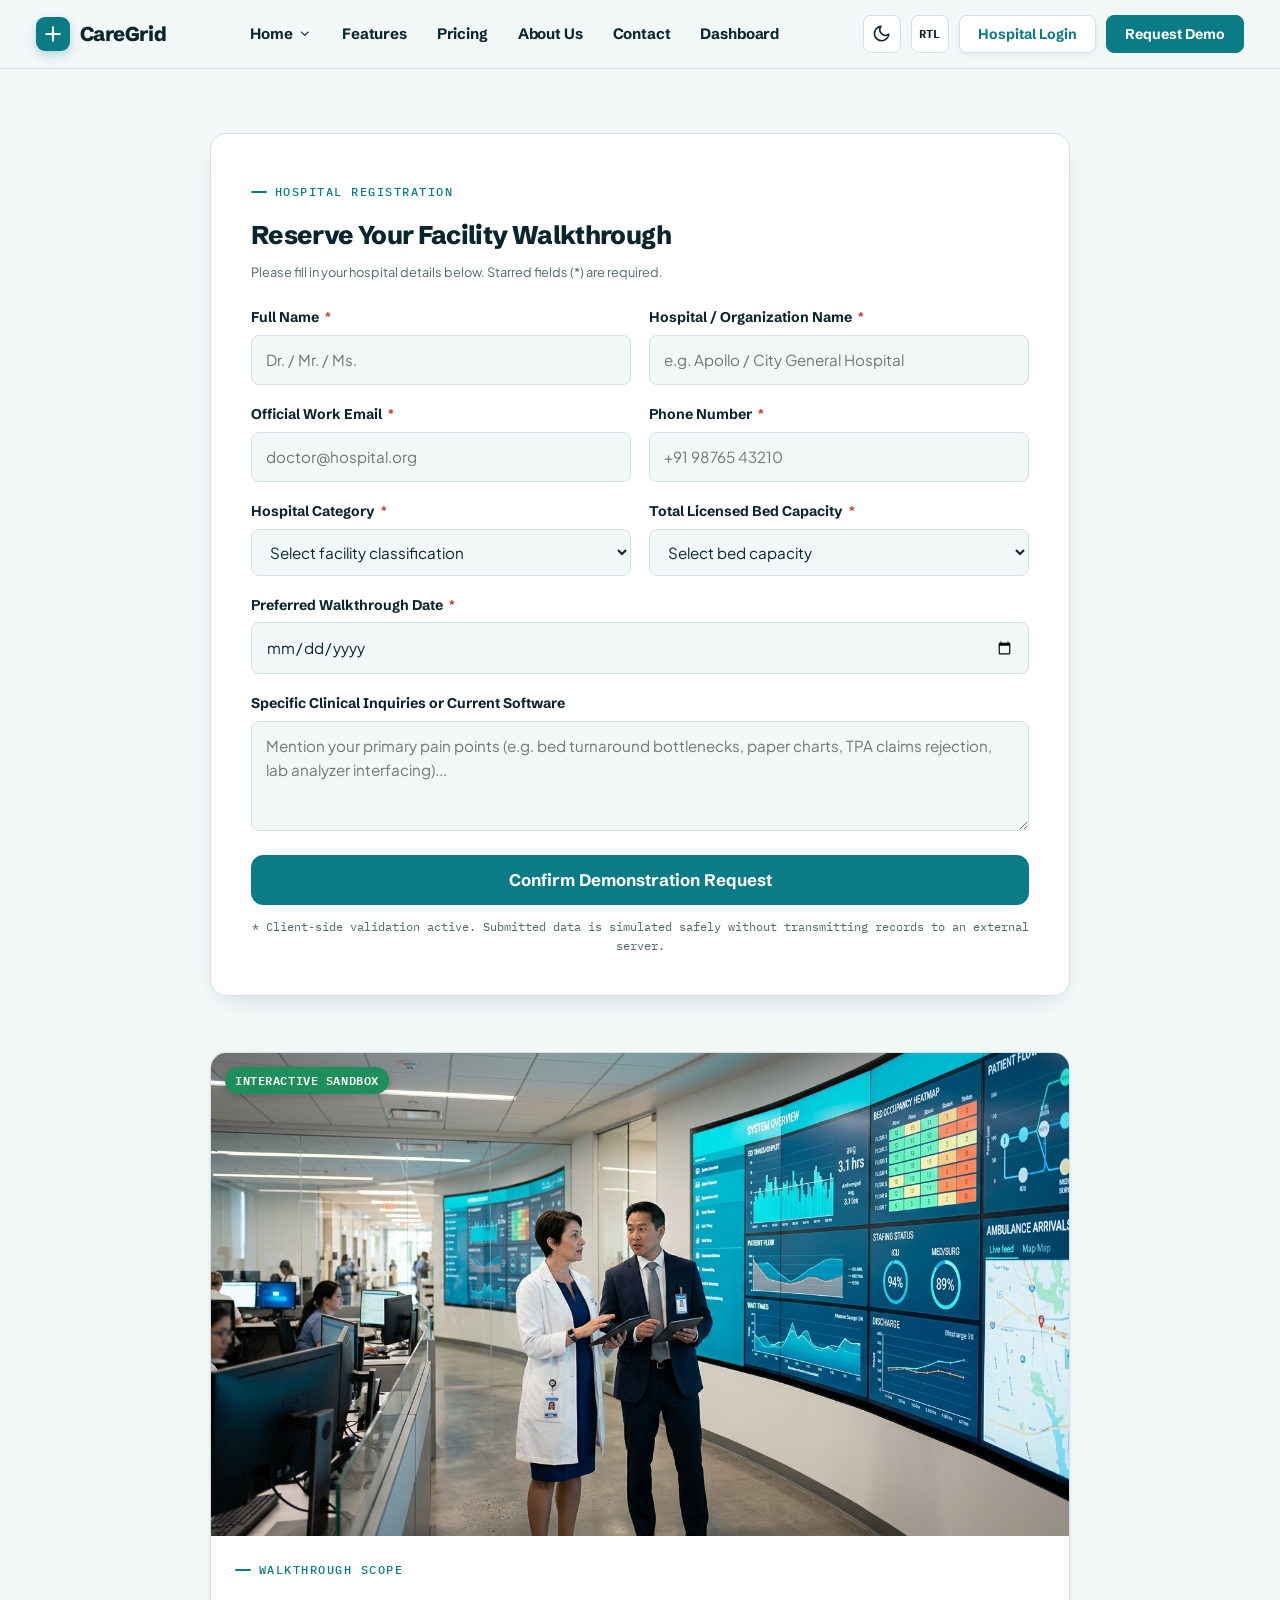
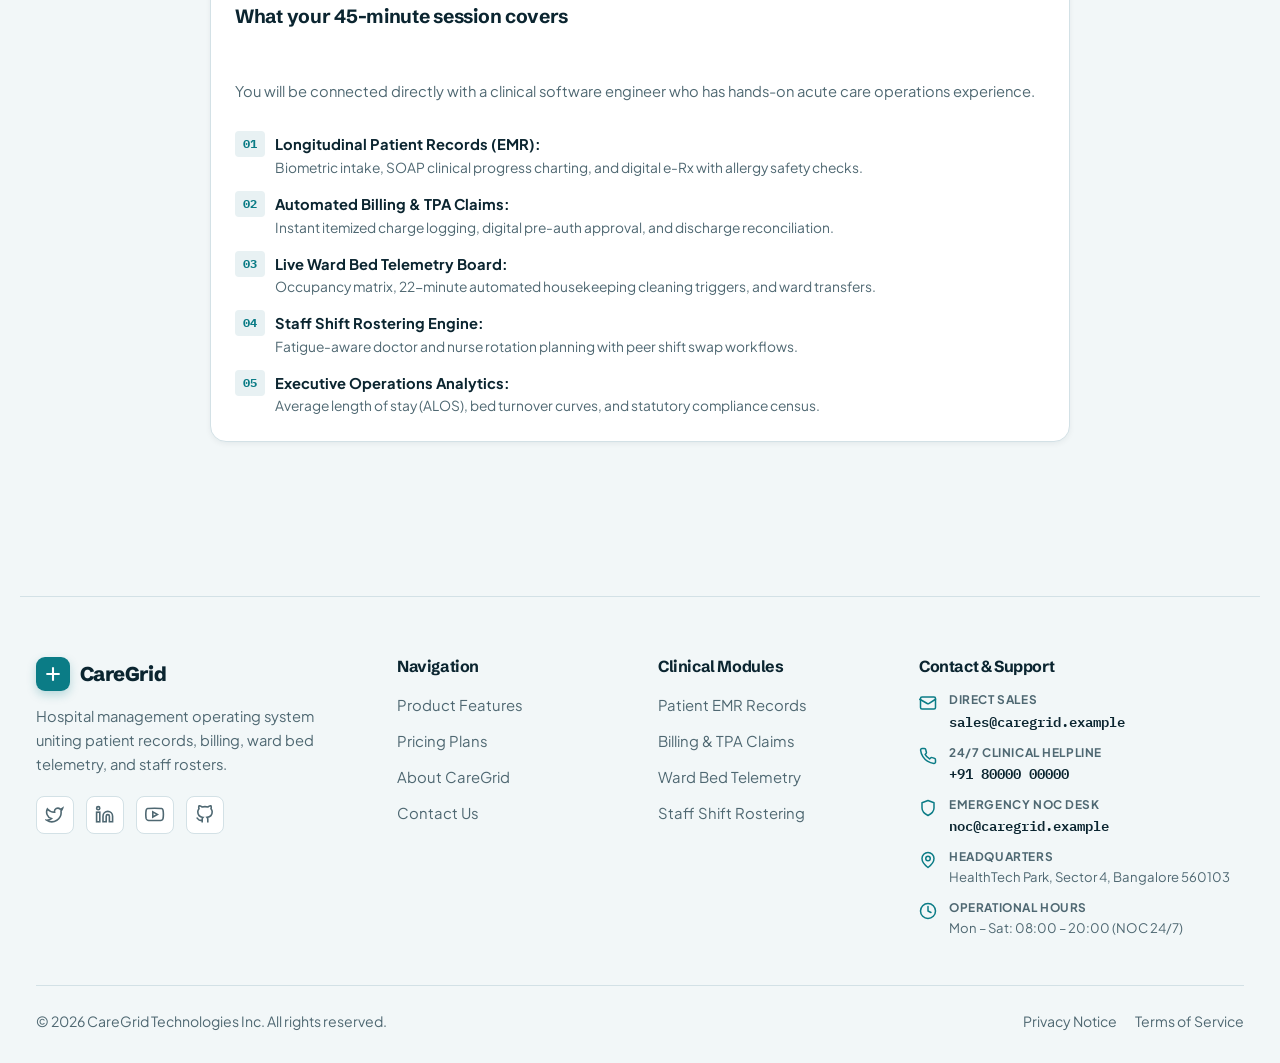
<file: demo.html>
<!DOCTYPE html>
<html lang="en" dir="ltr" data-theme="light">
<head>
  <meta charset="UTF-8">
  <meta name="viewport" content="width=device-width, initial-scale=1.0, viewport-fit=cover">
  <title>Request CareGrid Demo — Schedule a Live Clinical Walkthrough</title>
  <meta name="description" content="Book a personalized 45-minute hospital management software demonstration. Explore live bed telemetry, longitudinal patient EMR, automated billing, and nurse rosters tailored to your bed capacity.">
  
  <link rel="preconnect" href="https://fonts.googleapis.com">
  <link rel="preconnect" href="https://fonts.gstatic.com" crossorigin>
  <link href="https://fonts.googleapis.com/css2?family=IBM+Plex+Mono:wght@400;500;600;700&family=Plus+Jakarta+Sans:wght@400;500;600;700&family=Schibsted+Grotesk:wght@600;700;800&display=swap" rel="stylesheet">
  
  <link rel="stylesheet" href="assets/css/style.css">
  <link rel="icon" type="image/svg+xml" href="data:image/svg+xml,%3Csvg xmlns='http://www.w3.org/2000/svg' viewBox='0 0 24 24' fill='%230A9396'%3E%3Cpath d='M9 3h6v6h6v6h-6v6H9v-6H3V9h6V3z'/%3E%3C/svg%3E">
</head>
<body id="top" class="demo-page page-demo">

  <!-- ==========================================================================
       PUBLIC NAVBAR
       ========================================================================== -->
  <header class="site-header">
    <div class="wrap navbar">
      <a href="index.html" class="brand-logo" aria-label="CareGrid Hospital Suite">
        <span class="brand-mark">
          <svg viewBox="0 0 24 24" fill="none" stroke="currentColor" stroke-width="2.5" stroke-linecap="round" stroke-linejoin="round"><path d="M12 4v16M4 12h16"/></svg>
        </span>
        CareGrid
      </a>

      <nav class="nav-menu" aria-label="Main Navigation">
        <div class="nav-dropdown nav-item" id="desktopHomeDropdown">
          <a href="index.html" class="nav-link nav-home-link" id="desktopHomeToggle" aria-expanded="false" aria-haspopup="true">
            Home
            <svg class="ic" viewBox="0 0 24 24" fill="none" stroke="currentColor" stroke-width="2" stroke-linecap="round" stroke-linejoin="round" style="width:0.9em;height:0.9em;"><path d="M6 9l6 6 6-6"/></svg>
          </a>
          <ul class="dropdown-menu" aria-label="Home Variations">
            <li>
              <a href="index.html" class="dropdown-link">
                Home 1 &mdash; Live Hospital Operations
                <small>Ward bed boards, telemetry &amp; billing</small>
              </a>
            </li>
            <li>
              <a href="home-2.html" class="dropdown-link">
                Home 2 &mdash; Modern Healthcare Tech
                <small>Editorial cloud architecture &amp; workflows</small>
              </a>
            </li>
          </ul>
        </div>
        <a href="features.html" class="nav-link">Features</a>
        <a href="pricing.html" class="nav-link">Pricing</a>
        <a href="about.html" class="nav-link">About Us</a>
        <a href="contact.html" class="nav-link">Contact</a>
        <a href="dashboard.html" class="nav-link">Dashboard</a>
      </nav>

      <div class="header-actions">
        <button class="tool-btn theme-toggle-btn desktop-only" type="button" aria-label="Switch theme">
          <svg class="ic theme-icon" viewBox="0 0 24 24" fill="none" stroke="currentColor" stroke-width="2"><path d="M21 12.79A9 9 0 1 1 11.21 3 7 7 0 0 0 21 12.79z"/></svg>
        </button>

        <button class="tool-btn dir-toggle-btn desktop-only" type="button" aria-label="Switch text direction">
          <span class="dir-text">RTL</span>
        </button>

        <a href="login.html" class="btn btn-secondary btn-sm desktop-only">Hospital Login</a>
        <a href="#" data-open-modal="demo" class="btn btn-sm desktop-only">Request Demo</a>

        <button class="hamburger-btn" type="button" id="hamburgerBtn" aria-label="Toggle navigation menu" aria-expanded="false">
          <svg class="ic" viewBox="0 0 24 24" fill="none" stroke="currentColor" stroke-width="2"><path d="M4 6h16M4 12h16M4 18h16"/></svg>
        </button>
      </div>
    </div>
  </header>

  <!-- Mobile Drawer -->
  <div class="mobile-drawer" id="mobileDrawer">
    <div class="mobile-drawer-body">
      <ul class="mobile-nav-links">
        <li>
          <a href="#" class="mobile-dropdown-toggle" id="mobileHomeToggle" aria-expanded="false">
            <span>Home</span>
            <svg class="ic chev-icon" viewBox="0 0 24 24" fill="none" stroke="currentColor" stroke-width="2" stroke-linecap="round" stroke-linejoin="round"><path d="M6 9l6 6 6-6"/></svg>
          </a>
          <div class="mobile-dropdown-content" id="mobileHomeContent" hidden>
            <a href="index.html" class="dropdown-link">Home 1 &mdash; Live Hospital Operations</a>
            <a href="home-2.html" class="dropdown-link">Home 2 &mdash; Modern Healthcare Tech</a>
          </div>
        </li>
        <li><a href="features.html" class="nav-link">Features</a></li>
        <li><a href="pricing.html" class="nav-link">Pricing</a></li>
        <li><a href="about.html" class="nav-link">About Us</a></li>
        <li><a href="contact.html" class="nav-link">Contact</a></li>
        <li><a href="dashboard.html" class="nav-link">Dashboard</a></li>
      </ul>

      <div class="mobile-controls-row">
        <button class="mobile-ctrl-btn theme-toggle-btn" type="button" aria-label="Switch theme">
          <svg class="ic theme-icon" viewBox="0 0 24 24" fill="none" stroke="currentColor" stroke-width="2"><path d="M21 12.79A9 9 0 1 1 11.21 3 7 7 0 0 0 21 12.79z"/></svg>
          <span class="theme-text">Dark</span>
        </button>
        <button class="mobile-ctrl-btn dir-toggle-btn" type="button" aria-label="Switch text direction">
          <span class="dir-text">RTL</span>
          <span>Direction</span>
        </button>
      </div>

      <div class="mobile-actions-stack">
        <a href="login.html" class="btn btn-secondary btn-block">Hospital Login</a>
        <a href="#" data-open-modal="demo" class="btn btn-block">Request a Demo</a>
      </div>
    </div>
  </div>

  <main>
    <!-- ==========================================================================
         DEMO REQUEST HERO SECTION
         ========================================================================== -->
    <section class="pagehead">
      <div class="wrap">
        <div class="pagehead-content">
          <div class="breadcrumb" aria-label="Breadcrumbs">
            <a href="index.html">Home</a>
            <span class="breadcrumb-separator">/</span>
            <span class="breadcrumb-current">Request a Live Demonstration</span>
          </div>

          <span class="eyebrow">Interactive Facility Demonstration</span>
          <h1>Experience CareGrid tailored to <em style="font-style:normal; color:var(--brand);">your bed count</em></h1>
          <p class="lead">Schedule a focused 45-minute clinical architecture walkthrough with our deployment team, configured for your facility's specialty mix and ward operations.</p>

          <div class="pagehead-actions">
            <a href="#demoRequestForm" class="btn">Reserve Guided Session</a>
            <a href="features.html" class="btn btn-secondary">Explore Feature Matrix</a>
          </div>
        </div>
      </div>
    </section>

    <!-- ==========================================================================
         FORM & WHAT THE DEMO COVERS SPLIT
         ========================================================================== -->
    <section class="sec-sm wrap">
      <div class="grid g2" style="align-items:start; gap: clamp(32px, 5vw, 56px);">

        <!-- Left Column: Comprehensive Demo Booking Form -->
        <div class="form-card">
          <span class="eyebrow">Hospital Registration</span>
          <h2 style="font-size:1.6rem; margin-block:6px 12px;">Reserve Your Facility Walkthrough</h2>
          <p class="form-hint" style="margin-bottom: 24px;">Please fill in your hospital details below. Starred fields (<span class="required">*</span>) are required.</p>

          <form data-validate novalidate id="demoRequestForm">
            <div class="form-grid">
              <!-- Full Name -->
              <div class="form-group">
                <label for="d-name">Full Name <span class="required">*</span></label>
                <input id="d-name" name="name" class="form-control" placeholder="Dr. / Mr. / Ms." required autocomplete="name">
                <span class="form-error"></span>
              </div>

              <!-- Organization / Hospital Name -->
              <div class="form-group">
                <label for="d-hosp">Hospital / Organization Name <span class="required">*</span></label>
                <input id="d-hosp" name="hospital_name" class="form-control" placeholder="e.g. Apollo / City General Hospital" required>
                <span class="form-error"></span>
              </div>

              <!-- Work Email -->
              <div class="form-group">
                <label for="d-email">Official Work Email <span class="required">*</span></label>
                <input id="d-email" name="email" type="email" class="form-control" placeholder="doctor@hospital.org" required autocomplete="email">
                <span class="form-error"></span>
              </div>

              <!-- Direct Phone -->
              <div class="form-group">
                <label for="d-phone">Phone Number <span class="required">*</span></label>
                <input id="d-phone" name="phone" type="tel" class="form-control" placeholder="+91 98765 43210" required autocomplete="tel">
                <span class="form-error"></span>
              </div>

              <!-- Hospital Type -->
              <div class="form-group">
                <label for="d-type">Hospital Category <span class="required">*</span></label>
                <select id="d-type" name="hospital_type" class="form-control" required>
                  <option value="">Select facility classification</option>
                  <option value="multi-specialty">Multi-Specialty Acute Hospital</option>
                  <option value="super-specialty">Super-Specialty Tertiary Care Center</option>
                  <option value="day-care">Day-Care / Outpatient Surgical Clinic</option>
                  <option value="network">Multi-Campus Hospital Chain / Trust</option>
                </select>
                <span class="form-error"></span>
              </div>

              <!-- Number of Beds -->
              <div class="form-group">
                <label for="d-beds">Total Licensed Bed Capacity <span class="required">*</span></label>
                <select id="d-beds" name="bed_count" class="form-control" required>
                  <option value="">Select bed capacity</option>
                  <option value="clinic">Under 25 Beds (Clinic / Day-Care)</option>
                  <option value="small">25 to 100 Beds (Community Hospital)</option>
                  <option value="medium">100 to 250 Beds (Acute Care Hospital)</option>
                  <option value="large">250 to 500 Beds (Tertiary Center)</option>
                  <option value="enterprise">500+ Beds (Multi-Campus Network)</option>
                </select>
                <span class="form-error"></span>
              </div>

              <!-- Preferred Demo Date -->
              <div class="form-group full">
                <label for="d-date">Preferred Walkthrough Date <span class="required">*</span></label>
                <input id="d-date" name="demo_date" type="date" class="form-control" required>
                <span class="form-error"></span>
              </div>

              <!-- Message / Special Requirements -->
              <div class="form-group full">
                <label for="d-message">Specific Clinical Inquiries or Current Software</label>
                <textarea id="d-message" name="message" class="form-control" placeholder="Mention your primary pain points (e.g. bed turnaround bottlenecks, paper charts, TPA claims rejection, lab analyzer interfacing)..."></textarea>
              </div>
            </div>

            <div class="form-feedback"></div>

            <button class="btn btn-lg btn-block" type="submit" style="margin-top:24px;">Confirm Demonstration Request</button>

            <small class="mono" style="font-size:0.75rem; color:var(--muted); margin-top:12px; display:block; text-align:center;">
              * Client-side validation active. Submitted data is simulated safely without transmitting records to an external server.
            </small>
          </form>
        </div>

        <!-- Right Column: What the Demo Covers -->
        <div style="display:flex; flex-direction:column; gap:24px;">
          <div class="card card-media" style="box-shadow:var(--shadow-sm); overflow:hidden;">
            <div class="card-img-wrap" style="aspect-ratio:16/9;">
              <img src="assets/images/hero-tech-hospital.jpg" alt="Clinical directors reviewing live CareGrid telemetry interface" loading="lazy">
              <span class="card-badge status-ok">Interactive Sandbox</span>
            </div>
            <div class="card-body" style="padding:24px;">
              <span class="eyebrow">Walkthrough Scope</span>
              <h3 style="margin-bottom:12px;">What your 45-minute session covers</h3>
              <p style="font-size:0.92rem; line-height:1.6; color:var(--muted); margin-bottom:16px;">
                You will be connected directly with a clinical software engineer who has hands-on acute care operations experience.
              </p>

              <div style="display:flex; flex-direction:column; gap:12px;">
                <div style="display:flex; align-items:flex-start; gap:10px;">
                  <span class="mono" style="font-size:0.78rem; font-weight:700; color:var(--brand); background:var(--surface-2); padding:3px 8px; border-radius:4px; flex-shrink:0;">01</span>
                  <div>
                    <b style="font-size:0.92rem; color:var(--ink);">Longitudinal Patient Records (EMR):</b>
                    <span style="font-size:0.86rem; color:var(--muted); display:block;">Biometric intake, SOAP clinical progress charting, and digital e-Rx with allergy safety checks.</span>
                  </div>
                </div>

                <div style="display:flex; align-items:flex-start; gap:10px;">
                  <span class="mono" style="font-size:0.78rem; font-weight:700; color:var(--brand); background:var(--surface-2); padding:3px 8px; border-radius:4px; flex-shrink:0;">02</span>
                  <div>
                    <b style="font-size:0.92rem; color:var(--ink);">Automated Billing &amp; TPA Claims:</b>
                    <span style="font-size:0.86rem; color:var(--muted); display:block;">Instant itemized charge logging, digital pre-auth approval, and discharge reconciliation.</span>
                  </div>
                </div>

                <div style="display:flex; align-items:flex-start; gap:10px;">
                  <span class="mono" style="font-size:0.78rem; font-weight:700; color:var(--brand); background:var(--surface-2); padding:3px 8px; border-radius:4px; flex-shrink:0;">03</span>
                  <div>
                    <b style="font-size:0.92rem; color:var(--ink);">Live Ward Bed Telemetry Board:</b>
                    <span style="font-size:0.86rem; color:var(--muted); display:block;">Occupancy matrix, 22-minute automated housekeeping cleaning triggers, and ward transfers.</span>
                  </div>
                </div>

                <div style="display:flex; align-items:flex-start; gap:10px;">
                  <span class="mono" style="font-size:0.78rem; font-weight:700; color:var(--brand); background:var(--surface-2); padding:3px 8px; border-radius:4px; flex-shrink:0;">04</span>
                  <div>
                    <b style="font-size:0.92rem; color:var(--ink);">Staff Shift Rostering Engine:</b>
                    <span style="font-size:0.86rem; color:var(--muted); display:block;">Fatigue-aware doctor and nurse rotation planning with peer shift swap workflows.</span>
                  </div>
                </div>

                <div style="display:flex; align-items:flex-start; gap:10px;">
                  <span class="mono" style="font-size:0.78rem; font-weight:700; color:var(--brand); background:var(--surface-2); padding:3px 8px; border-radius:4px; flex-shrink:0;">05</span>
                  <div>
                    <b style="font-size:0.92rem; color:var(--ink);">Executive Operations Analytics:</b>
                    <span style="font-size:0.86rem; color:var(--muted); display:block;">Average length of stay (ALOS), bed turnover curves, and statutory compliance census.</span>
                  </div>
                </div>
              </div>
            </div>
          </div>
        </div>

      </div>
    </section>

    <!-- ==========================================================================
         WHAT HAPPENS AFTER SUBMITTING
         ========================================================================== -->
    <section class="sec sec-tint">
      <div class="wrap">
        <div class="section-head center">
          <span class="eyebrow">Onboarding Process</span>
          <h2>What happens after you submit your request?</h2>
          <p>We respect your hospital's operational time. Here is our straightforward three-step onboarding sequence.</p>
        </div>

        <div class="grid g3" style="margin-top:36px; gap:24px;">
          <div class="card" style="padding:28px; display:flex; flex-direction:column; gap:10px;">
            <span class="mono" style="font-size:0.75rem; font-weight:700; color:var(--brand);">STEP 01 / WITHIN 4 HOURS</span>
            <h3 style="font-size:1.15rem; margin:0;">Scope &amp; Specialty Review</h3>
            <p style="font-size:0.92rem; color:var(--muted); line-height:1.6; margin:0;">
              Our clinical coordinator reviews your bed count, surgical specialties, and current hardware infrastructure to prepare a custom session.
            </p>
          </div>

          <div class="card" style="padding:28px; display:flex; flex-direction:column; gap:10px;">
            <span class="mono" style="font-size:0.75rem; font-weight:700; color:var(--brand);">STEP 02 / 24 HOURS PRIOR</span>
            <h3 style="font-size:1.15rem; margin:0;">Synthetic Sandbox Provisioning</h3>
            <p style="font-size:0.92rem; color:var(--muted); line-height:1.6; margin:0;">
              We instantiate an isolated demonstration hospital pre-loaded with realistic patient cases and ward layouts matching your facility's profile.
            </p>
          </div>

          <div class="card" style="padding:28px; display:flex; flex-direction:column; gap:10px; border-color:var(--brand);">
            <span class="mono" style="font-size:0.75rem; font-weight:700; color:var(--ok);">STEP 03 / LIVE SESSION</span>
            <h3 style="font-size:1.15rem; margin:0;">45-Minute Clinical Walkthrough</h3>
            <p style="font-size:0.92rem; color:var(--muted); line-height:1.6; margin:0;">
              Join a dedicated walkthrough with your clinical leadership. Explore doctor, nurse, and billing perspectives with live interactive test drives.
            </p>
          </div>
        </div>
      </div>
    </section>

    <!-- ==========================================================================
         DEMO FAQ ACCORDION
         ========================================================================== -->
    <section class="sec wrap">
      <div class="section-head center">
        <span class="eyebrow">Demo Questions</span>
        <h2>Frequently asked questions about the walkthrough</h2>
        <p>Everything you need to know before attending your CareGrid clinical session.</p>
      </div>

      <div class="faq-grid" style="margin-top:28px;">
        <details class="faq-item" name="demo-faq" open>
          <summary>Is there any software installation required to participate?</summary>
          <p>
            No. CareGrid is 100% web-based. The demonstration takes place over a secure web conference link (Google Meet / Zoom). You can view the live clinical console from any standard web browser.
          </p>
        </details>

        <details class="faq-item" name="demo-faq">
          <summary>Who from our hospital should attend the session?</summary>
          <p>
            We recommend including your Medical Director, Nursing Superintendent, Head of IT, and Chief Financial Officer. The session is structured to address clinical, administrative, and billing questions simultaneously.
          </p>
        </details>

        <details class="faq-item" name="demo-faq">
          <summary>Can our team test CareGrid directly in our own hospital sandbox?</summary>
          <p>
            Yes. Following the initial walkthrough, we can provision a dedicated, isolated trial sandbox for your department heads to test bedside charting, bed telemetry, and rosters with realistic synthetic patients.
          </p>
        </details>
      </div>
    </section>
  </main>

  <!-- ==========================================================================
       SHARED FOOTER
       ========================================================================== -->
  <footer class="site-footer wrap">
    <div class="footer-grid">
      <div class="footer-col">
        <a href="index.html" class="brand-logo" style="margin-bottom: 14px;">
          <span class="brand-mark"><svg viewBox="0 0 24 24" fill="none" stroke="currentColor" stroke-width="2.5"><path d="M12 4v16M4 12h16"/></svg></span>
          CareGrid
        </a>
        <p style="font-size:0.92rem; line-height:1.6; max-width:34ch; color:var(--muted);">
          Hospital management operating system uniting patient records, billing, ward bed telemetry, and staff rosters.
        </p>
        <div class="footer-socials" aria-label="CareGrid Socials">
          <a href="https://twitter.com" class="social-link" target="_blank" rel="noopener noreferrer" aria-label="Twitter"><svg class="ic" viewBox="0 0 24 24" fill="none" stroke="currentColor" stroke-width="2"><path d="M22 4s-.7 2.1-2 3.4c1.6 10-9.4 17.3-18 11.6 2.2.1 4.4-.6 6-2C3 15.5.5 9.6 3 5c2.2 2.6 5.6 4.1 9 4-.9-4.2 4-6.6 7-3.8 1.1 0 3-1.2 3-1.2z"/></svg></a>
          <a href="https://linkedin.com" class="social-link" target="_blank" rel="noopener noreferrer" aria-label="LinkedIn"><svg class="ic" viewBox="0 0 24 24" fill="none" stroke="currentColor" stroke-width="2"><path d="M16 8a6 6 0 0 1 6 6v7h-4v-7a2 2 0 0 0-2-2 2 2 0 0 0-2 2v7h-4v-7a6 6 0 0 1 6-6z"/><rect x="2" y="9" width="4" height="12"/><circle cx="4" cy="4" r="2"/></svg></a>
          <a href="https://youtube.com" class="social-link" target="_blank" rel="noopener noreferrer" aria-label="YouTube"><svg class="ic" viewBox="0 0 24 24" fill="none" stroke="currentColor" stroke-width="2"><path d="M22.54 6.42a2.78 2.78 0 0 0-1.94-2C18.88 4 12 4 12 4s-6.88 0-8.6.46a2.78 2.78 0 0 0-1.94 2A29 29 0 0 0 1 11.75a29 29 0 0 0 .46 5.33A2.78 2.78 0 0 0 3.4 19c1.72.46 8.6.46 8.6.46s6.88 0 8.6-.46a2.78 2.78 0 0 0 1.94-2 29 29 0 0 0 .46-5.25 29 29 0 0 0-.46-5.33z"/><polygon points="9.75 15.02 15.5 11.75 9.75 8.48 9.75 15.02"/></svg></a>
          <a href="https://github.com" class="social-link" target="_blank" rel="noopener noreferrer" aria-label="GitHub"><svg class="ic" viewBox="0 0 24 24" fill="none" stroke="currentColor" stroke-width="2"><path d="M9 19c-5 1.5-5-2.5-7-3m14 6v-3.87a3.37 3.37 0 0 0-.94-2.61c3.14-.35 6.44-1.54 6.44-7A5.44 5.44 0 0 0 20 4.77 5.07 5.07 0 0 0 19.91 1S18.73.65 16 2.48a13.38 13.38 0 0 0-7 0C6.27.65 5.09 1 5.09 1A5.07 5.07 0 0 0 5 4.77a5.44 5.44 0 0 0-1.5 3.78c0 5.42 3.3 6.61 6.44 7A3.37 3.37 0 0 0 9 18.13V22"/></svg></a>
        </div>
      </div>

      <div class="footer-col">
        <h4>Navigation</h4>
        <ul class="footer-links">
          <li><a href="features.html">Product Features</a></li>
          <li><a href="pricing.html">Pricing Plans</a></li>
          <li><a href="about.html">About CareGrid</a></li>
          <li><a href="contact.html">Contact Us</a></li>
        </ul>
      </div>

      <div class="footer-col">
        <h4>Clinical Modules</h4>
        <ul class="footer-links">
          <li><a href="features.html#records">Patient EMR Records</a></li>
          <li><a href="features.html#billing">Billing &amp; TPA Claims</a></li>
          <li><a href="features.html#beds">Ward Bed Telemetry</a></li>
          <li><a href="features.html#roster">Staff Shift Rostering</a></li>
        </ul>
      </div>

      <div class="footer-col">
        <h4>Contact &amp; Support</h4>
        <ul class="footer-contact-list">
          <li class="footer-contact-item">
            <svg class="contact-icon" viewBox="0 0 24 24" fill="none" stroke="currentColor" stroke-width="2" stroke-linecap="round" stroke-linejoin="round" aria-hidden="true">
              <rect x="2" y="4" width="20" height="16" rx="2"/><path d="m22 7-8.97 5.7a1.94 1.94 0 0 1-2.06 0L1 7"/>
            </svg>
            <div class="contact-meta">
              <b>Direct Sales</b>
              <a href="mailto:sales@caregrid.example" class="mono">sales@caregrid.example</a>
            </div>
          </li>
          <li class="footer-contact-item">
            <svg class="contact-icon" viewBox="0 0 24 24" fill="none" stroke="currentColor" stroke-width="2" stroke-linecap="round" stroke-linejoin="round" aria-hidden="true">
              <path d="M22 16.92v3a2 2 0 0 1-2.18 2 19.79 19.79 0 0 1-8.63-3.07 19.5 19.5 0 0 1-6-6 19.79 19.79 0 0 1-3.07-8.67A2 2 0 0 1 4.11 2h3a2 2 0 0 1 2 1.72 12.84 12.84 0 0 0 .7 2.81 2 2 0 0 1-.45 2.11L8.09 9.91a16 16 0 0 0 6 6l1.27-1.27a2 2 0 0 1 2.11-.45 12.84 12.84 0 0 0 2.81.7A2 2 0 0 1 22 16.92z"/>
            </svg>
            <div class="contact-meta">
              <b>24/7 Clinical Helpline</b>
              <a href="tel:+918000000000" class="mono">+91 80000 00000</a>
            </div>
          </li>
          <li class="footer-contact-item">
            <svg class="contact-icon" viewBox="0 0 24 24" fill="none" stroke="currentColor" stroke-width="2" stroke-linecap="round" stroke-linejoin="round" aria-hidden="true">
              <path d="M12 22s8-4 8-10V5l-8-3-8 3v7c0 6 8 10 8 10z"/>
            </svg>
            <div class="contact-meta">
              <b>Emergency NOC Desk</b>
              <a href="mailto:noc@caregrid.example" class="mono">noc@caregrid.example</a>
            </div>
          </li>
          <li class="footer-contact-item">
            <svg class="contact-icon" viewBox="0 0 24 24" fill="none" stroke="currentColor" stroke-width="2" stroke-linecap="round" stroke-linejoin="round" aria-hidden="true">
              <path d="M20 10c0 6-8 12-8 12s-8-6-8-12a8 8 0 0 1 16 0Z"/><circle cx="12" cy="10" r="3"/>
            </svg>
            <div class="contact-meta">
              <b>Headquarters</b>
              <span>HealthTech Park, Sector 4, Bangalore 560103</span>
            </div>
          </li>
          <li class="footer-contact-item">
            <svg class="contact-icon" viewBox="0 0 24 24" fill="none" stroke="currentColor" stroke-width="2" stroke-linecap="round" stroke-linejoin="round" aria-hidden="true">
              <circle cx="12" cy="12" r="10"/><polyline points="12 6 12 12 16 14"/>
            </svg>
            <div class="contact-meta">
              <b>Operational Hours</b>
              <span>Mon – Sat: 08:00 – 20:00 (NOC 24/7)</span>
            </div>
          </li>
        </ul>
      </div>
    </div>

    <div class="footer-bottom">
      <span>&copy; 2026 CareGrid Technologies Inc. All rights reserved.</span>
      <div style="display:flex; gap:18px;">
        <a href="#top" style="color:var(--muted);">Privacy Notice</a>
        <a href="#top" style="color:var(--muted);">Terms of Service</a>
      </div>
    </div>
  </footer>

  <button class="back-to-top" id="backToTop" type="button" aria-label="Back to top">
    <svg class="ic" viewBox="0 0 24 24" fill="none" stroke="currentColor" stroke-width="2.5"><path d="M18 15l-6-6-6 6"/></svg>
  </button>

  <div class="scrim-backdrop" id="scrimBackdrop" hidden>
    <div class="modal-dialog" id="modalContainer" role="dialog" aria-modal="true"></div>
  </div>

  <script src="assets/js/main.js"></script>
</body>
</html>
</file>
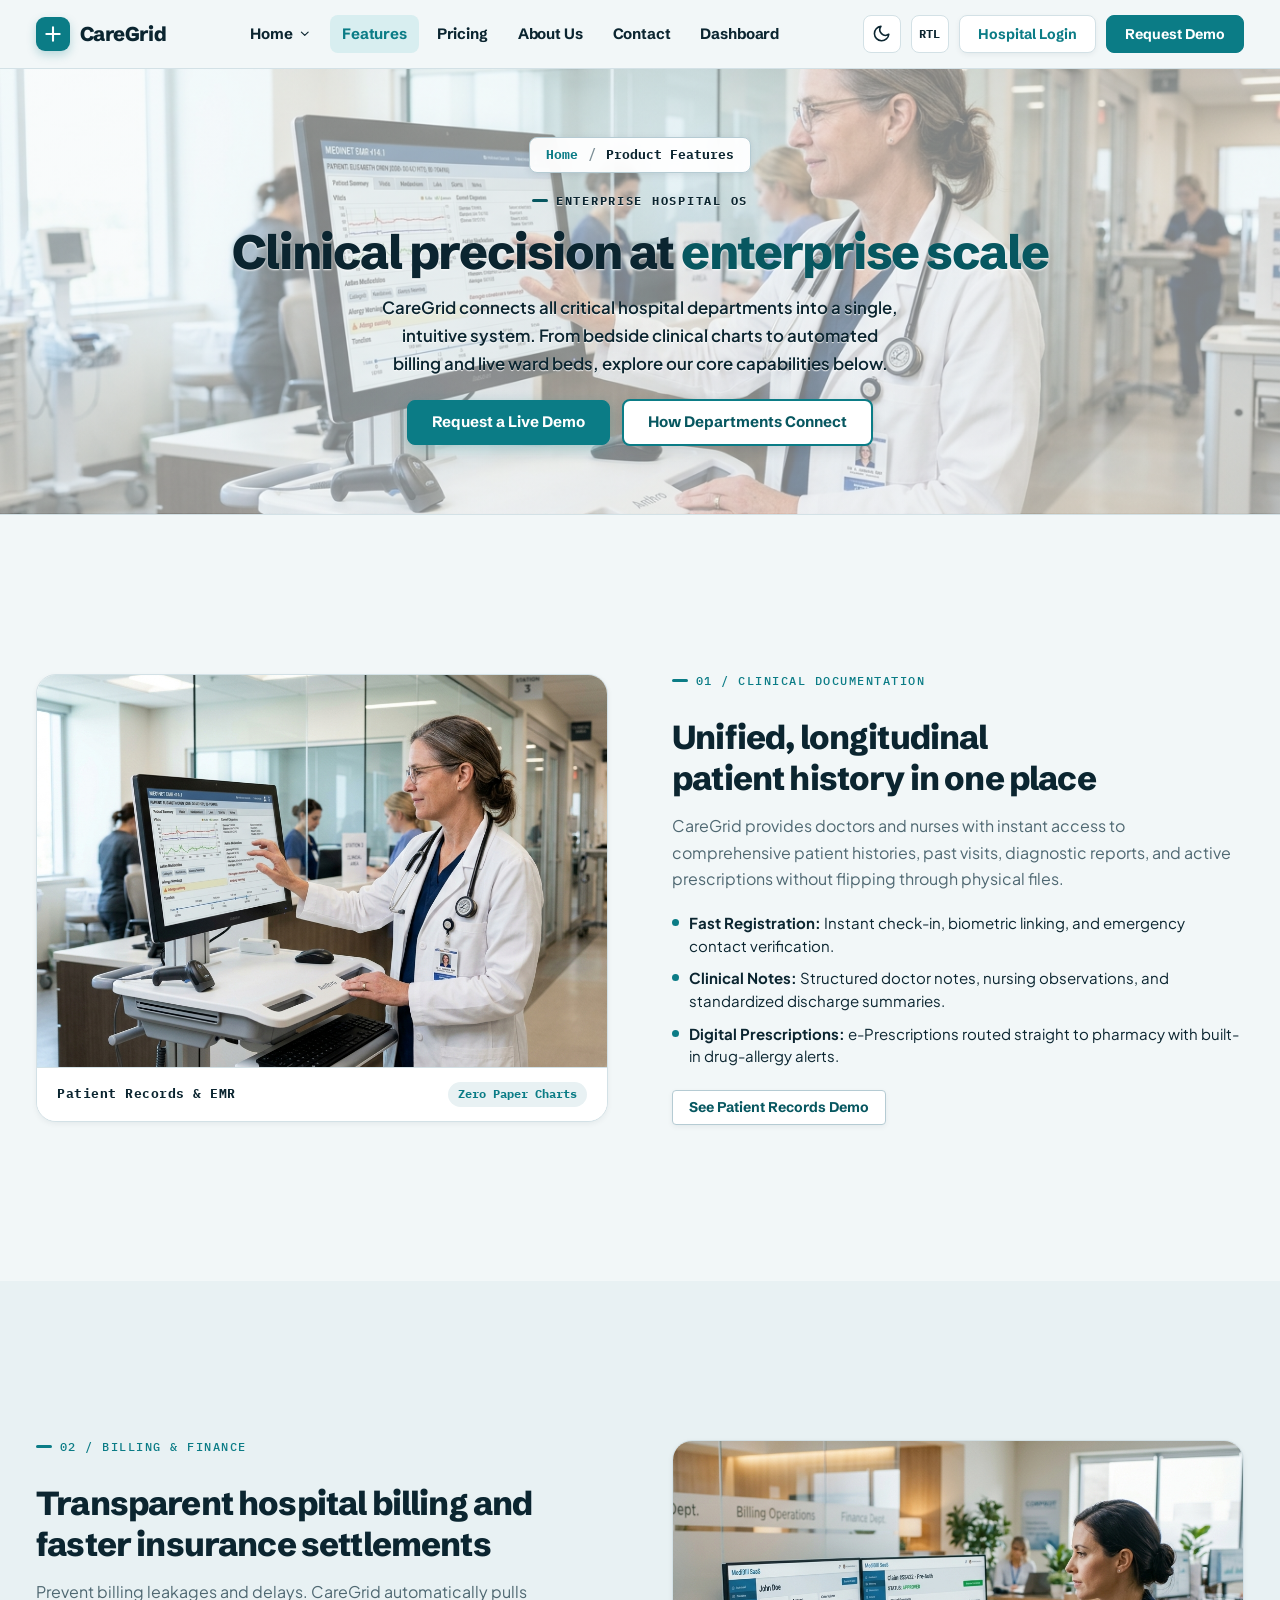
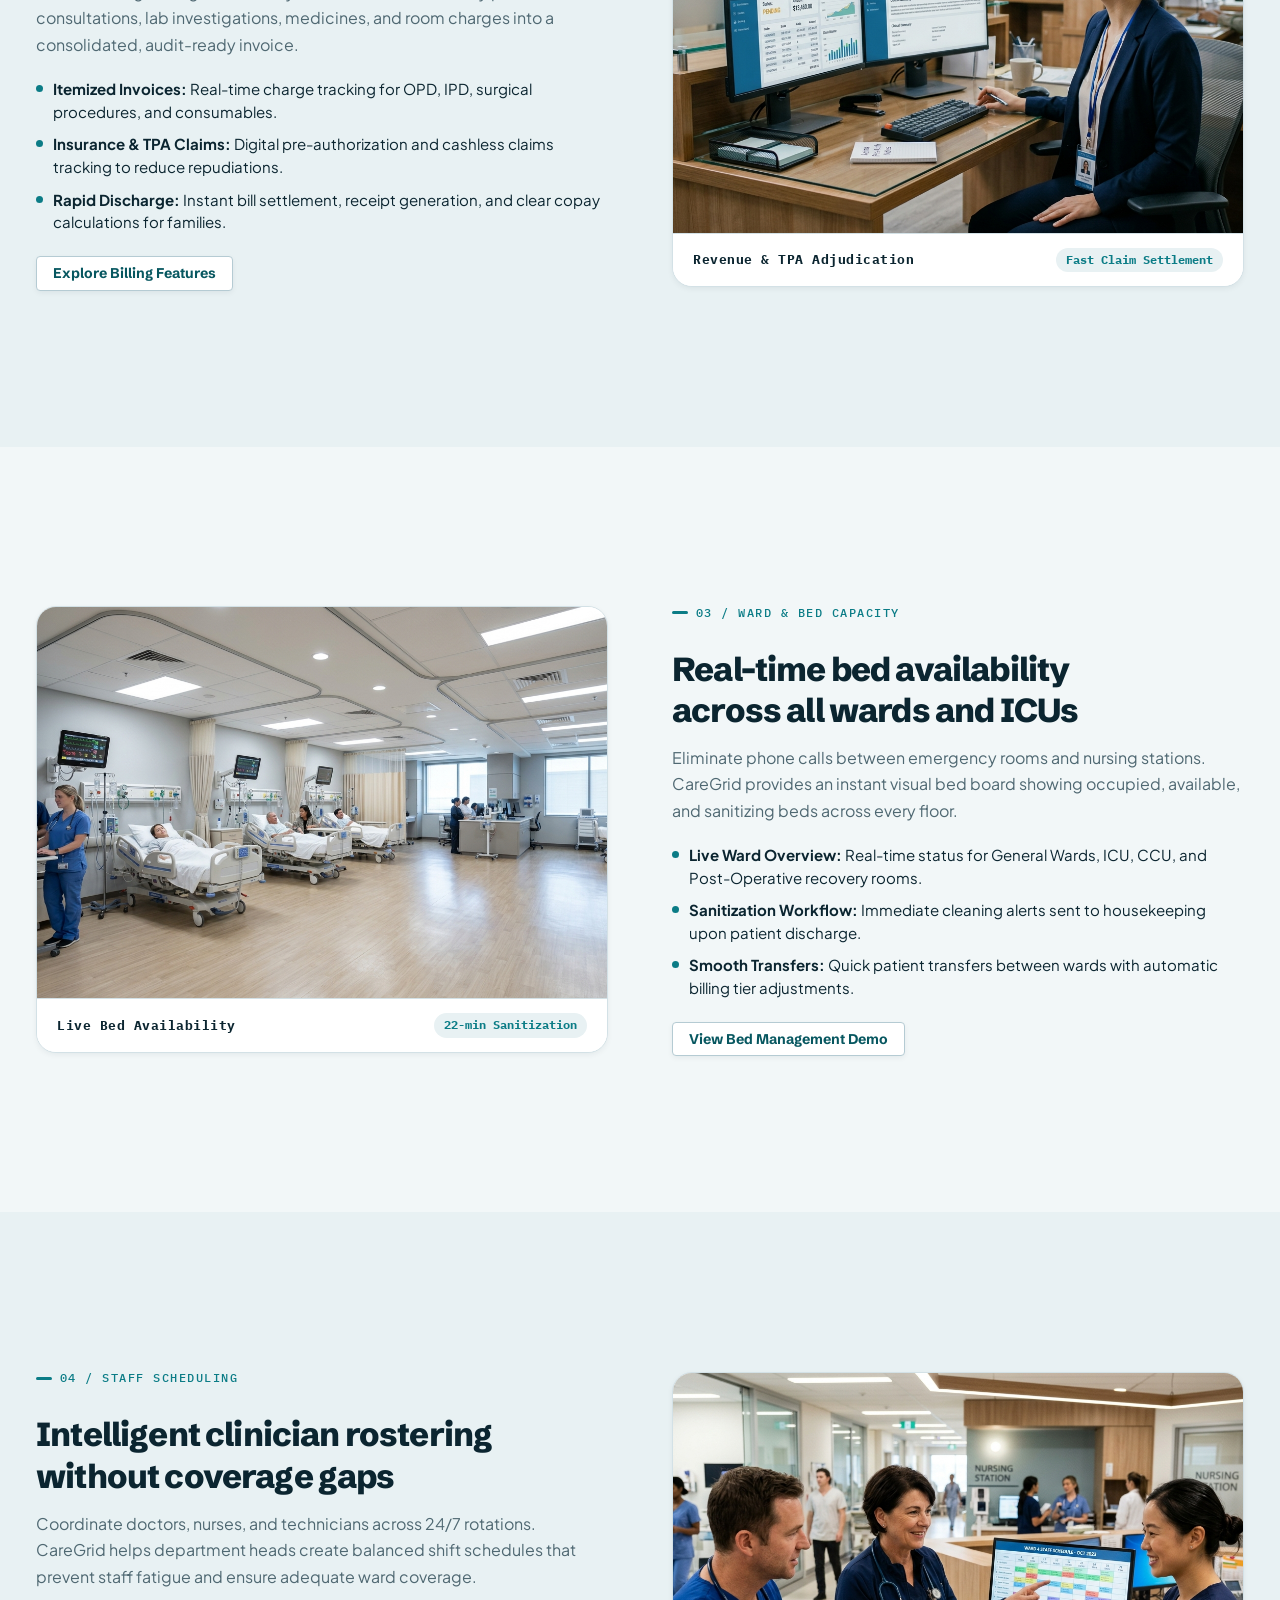
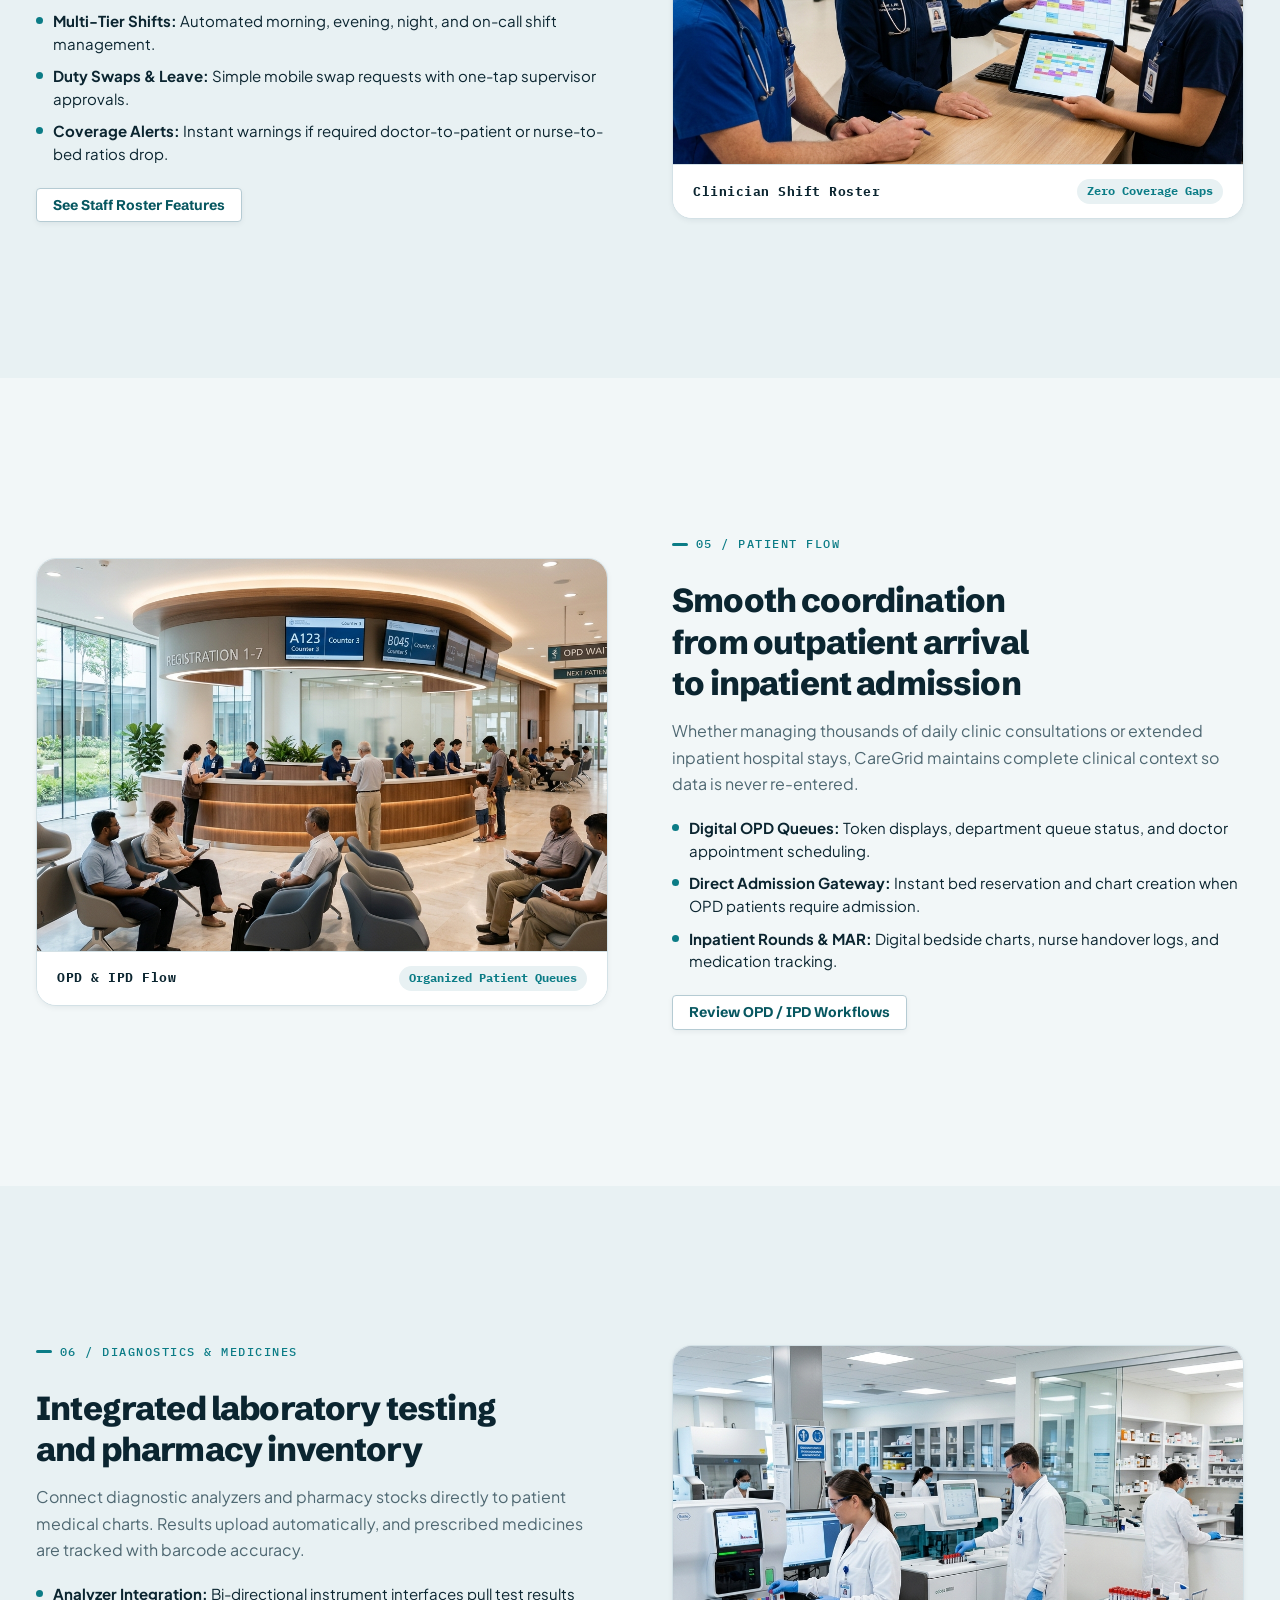
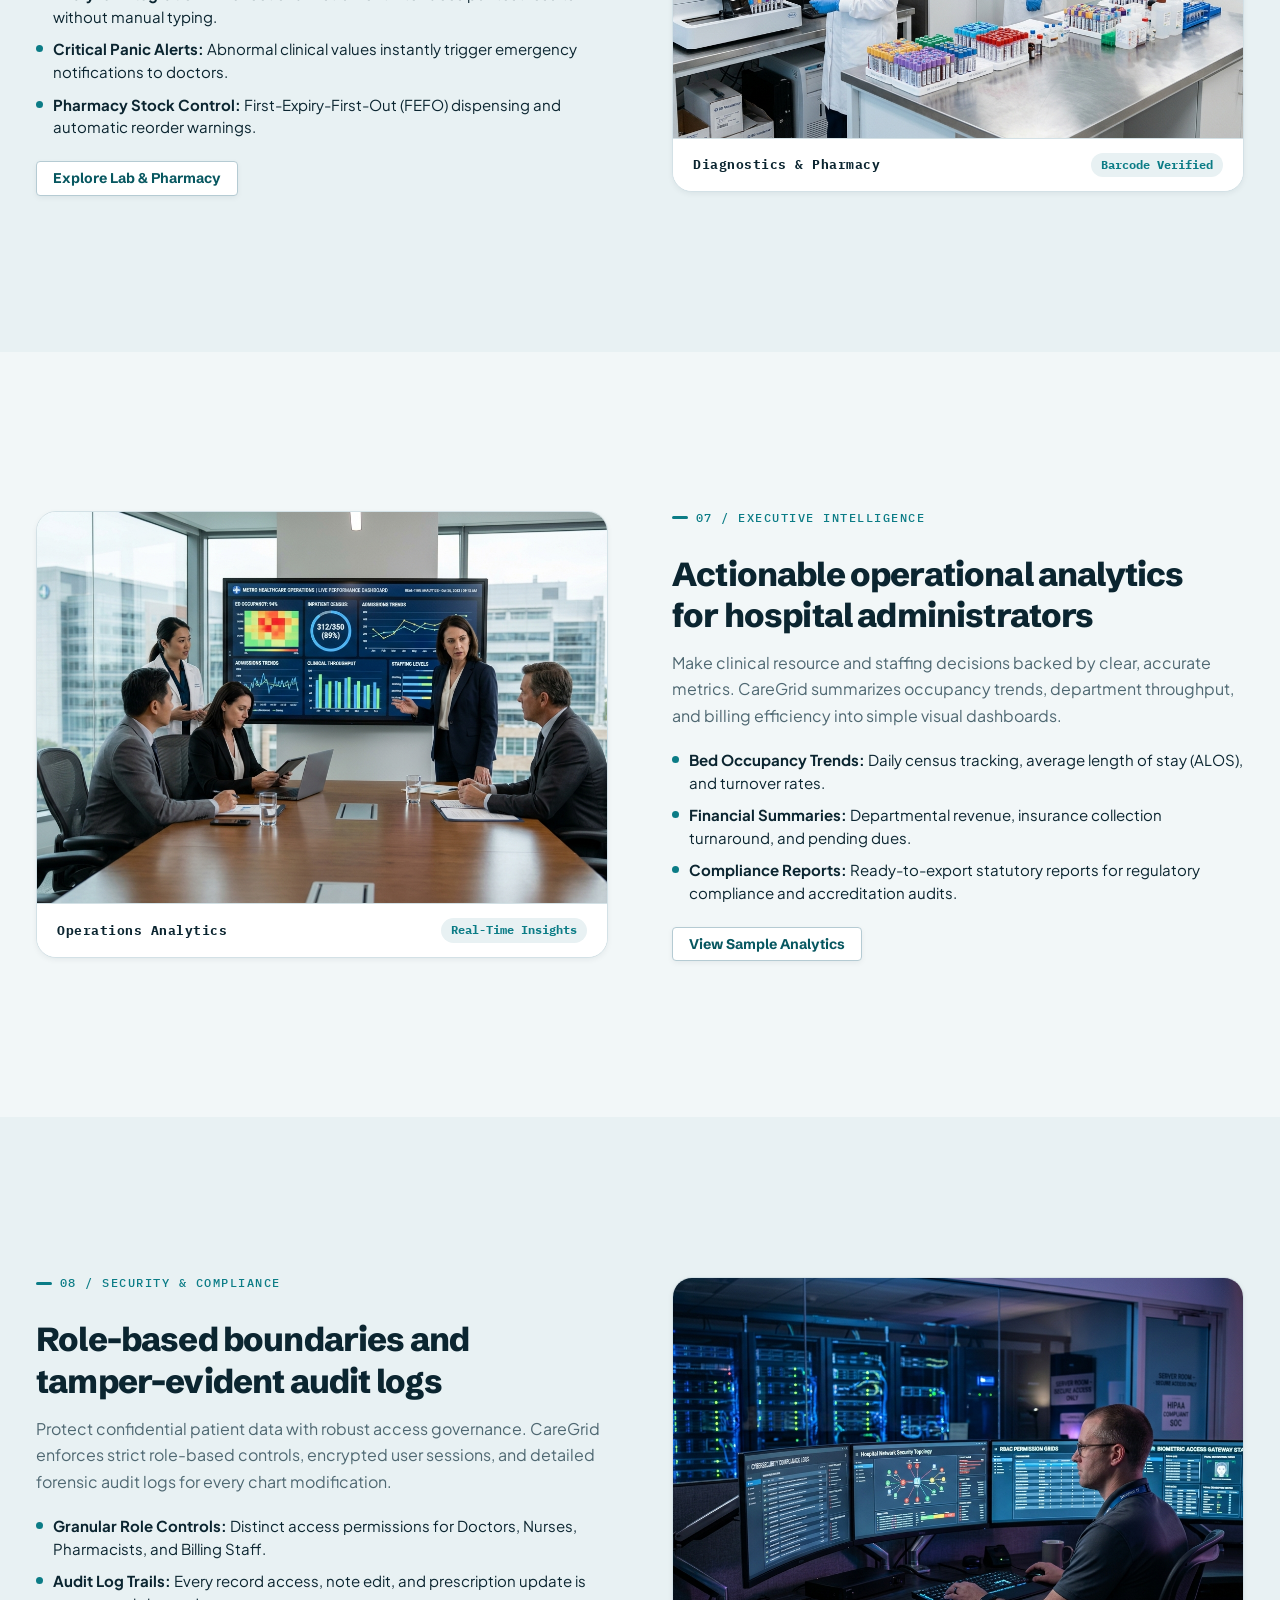
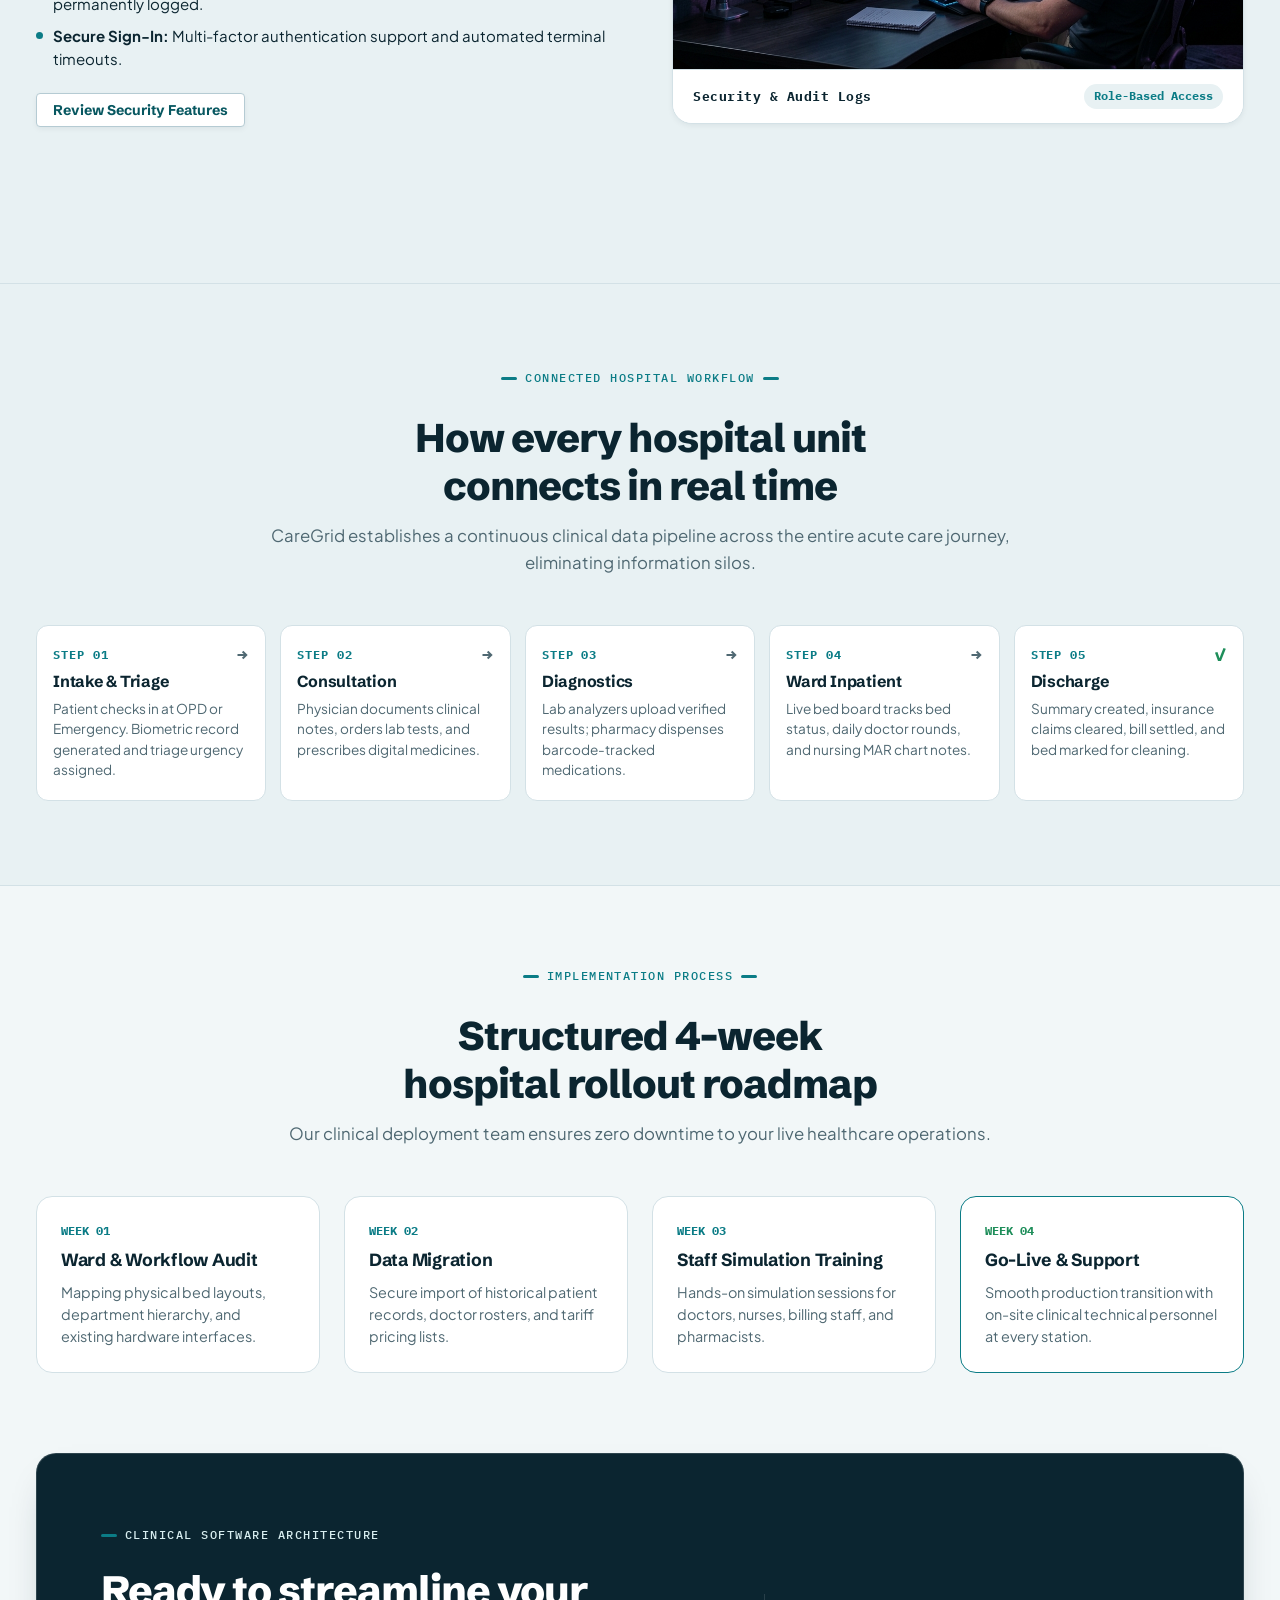
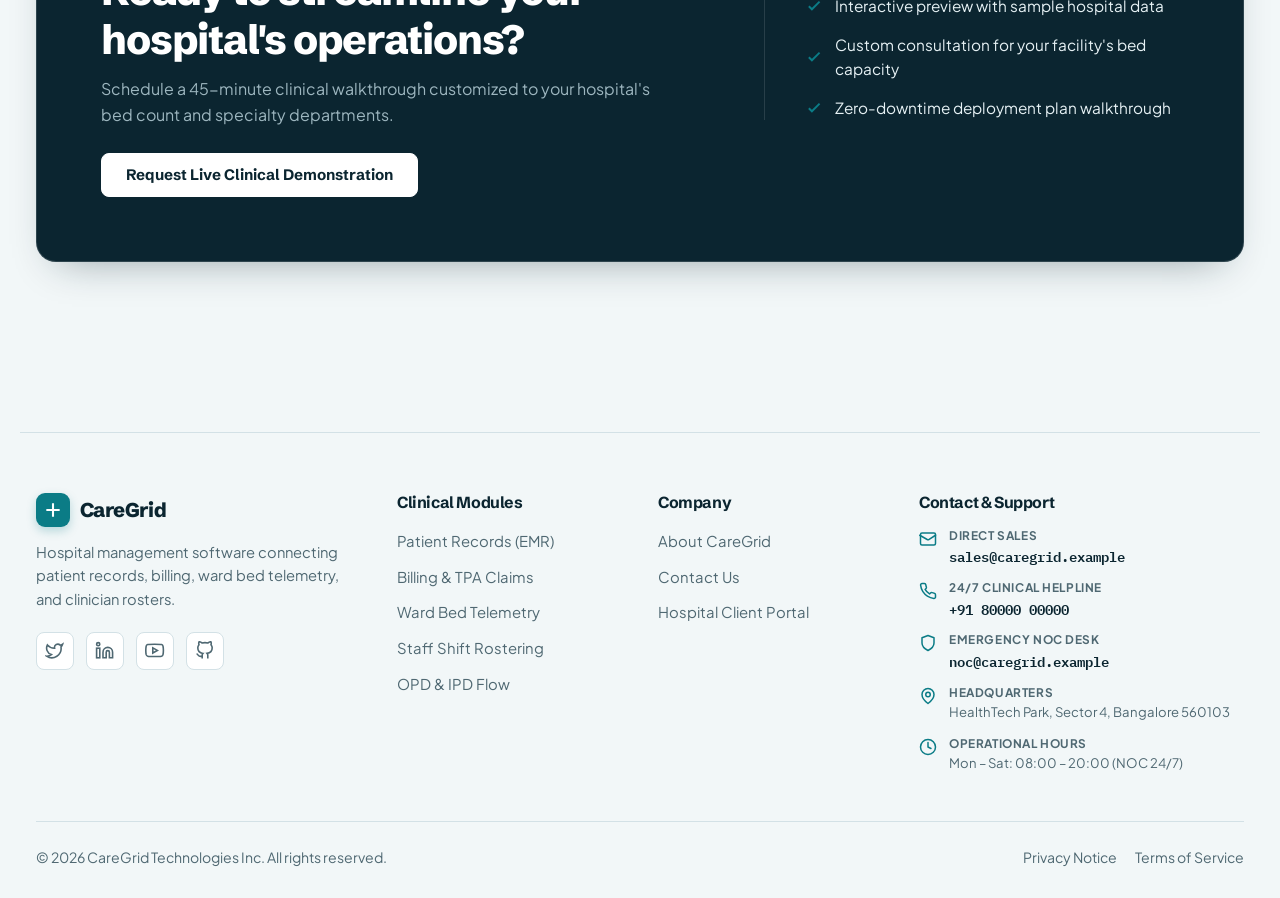
<file: features.html>
<!DOCTYPE html>
<html lang="en" dir="ltr" data-theme="light">
<head>
  <meta charset="UTF-8">
  <meta name="viewport" content="width=device-width, initial-scale=1.0, viewport-fit=cover">
  <title>CareGrid Features — Hospital Management Operating System</title>
  <meta name="description" content="Explore CareGrid's core hospital management capabilities: patient records, billing, bed management, staff scheduling, OPD/IPD, lab, pharmacy, reports, and security.">
  
  <link rel="preconnect" href="https://fonts.googleapis.com">
  <link rel="preconnect" href="https://fonts.gstatic.com" crossorigin>
  <link href="https://fonts.googleapis.com/css2?family=IBM+Plex+Mono:wght@400;500;600;700&family=Plus+Jakarta+Sans:wght@400;500;600;700&family=Schibsted+Grotesk:wght@600;700;800&display=swap" rel="stylesheet">
  
  <link rel="stylesheet" href="assets/css/style.css">
  <link rel="icon" type="image/svg+xml" href="data:image/svg+xml,%3Csvg xmlns='http://www.w3.org/2000/svg' viewBox='0 0 24 24' fill='%230A9396'%3E%3Cpath d='M9 3h6v6h6v6h-6v6H9v-6H3V9h6V3z'/%3E%3C/svg%3E">
</head>
<body id="top" class="page-features">

  <!-- ==========================================================================
       PUBLIC NAVBAR
       ========================================================================== -->
  <header class="site-header">
    <div class="wrap navbar">
      <a href="index.html" class="brand-logo" aria-label="CareGrid Hospital Suite">
        <span class="brand-mark">
          <svg viewBox="0 0 24 24" fill="none" stroke="currentColor" stroke-width="2.5" stroke-linecap="round" stroke-linejoin="round"><path d="M12 4v16M4 12h16"/></svg>
        </span>
        CareGrid
      </a>

      <nav class="nav-menu" aria-label="Main Navigation">
        <div class="nav-dropdown nav-item" id="desktopHomeDropdown">
          <a href="index.html" class="nav-link nav-home-link" id="desktopHomeToggle" aria-expanded="false" aria-haspopup="true">
            Home
            <svg class="ic" viewBox="0 0 24 24" fill="none" stroke="currentColor" stroke-width="2" stroke-linecap="round" stroke-linejoin="round" style="width:0.9em;height:0.9em;"><path d="M6 9l6 6 6-6"/></svg>
          </a>
          <ul class="dropdown-menu" aria-label="Home Variations">
            <li>
              <a href="index.html" class="dropdown-link">
                Home 1 &mdash; Live Hospital Operations
                <small>Ward bed boards, telemetry &amp; billing</small>
              </a>
            </li>
            <li>
              <a href="home-2.html" class="dropdown-link">
                Home 2 &mdash; Modern Healthcare Tech
                <small>Editorial cloud architecture &amp; workflows</small>
              </a>
            </li>
          </ul>
        </div>
        <a href="features.html" class="nav-link active">Features</a>
        <a href="pricing.html" class="nav-link">Pricing</a>
        <a href="about.html" class="nav-link">About Us</a>
        <a href="contact.html" class="nav-link">Contact</a>
        <a href="dashboard.html" class="nav-link">Dashboard</a>
      </nav>

      <div class="header-actions">
        <button class="tool-btn theme-toggle-btn desktop-only" type="button" aria-label="Switch theme">
          <svg class="ic theme-icon" viewBox="0 0 24 24" fill="none" stroke="currentColor" stroke-width="2"><path d="M21 12.79A9 9 0 1 1 11.21 3 7 7 0 0 0 21 12.79z"/></svg>
        </button>

        <button class="tool-btn dir-toggle-btn desktop-only" type="button" aria-label="Switch text direction">
          <span class="dir-text">RTL</span>
        </button>

        <!-- Secondary Button Login beside Primary CTA -->
        <a href="login.html" class="btn btn-secondary btn-sm desktop-only">Hospital Login</a>
        <button class="btn btn-sm desktop-only" type="button" data-open-modal="demo">Request Demo</button>

        <button class="hamburger-btn" type="button" id="hamburgerBtn" aria-label="Toggle navigation menu" aria-expanded="false">
          <svg class="ic" viewBox="0 0 24 24" fill="none" stroke="currentColor" stroke-width="2"><path d="M4 6h16M4 12h16M4 18h16"/></svg>
        </button>
      </div>
    </div>
  </header>

  <!-- Mobile Drawer -->
  <div class="mobile-drawer" id="mobileDrawer">
    <div class="mobile-drawer-body">
      <ul class="mobile-nav-links">
        <li>
          <a href="#" class="mobile-dropdown-toggle" id="mobileHomeToggle" aria-expanded="false">
            <span>Home</span>
            <svg class="ic chev-icon" viewBox="0 0 24 24" fill="none" stroke="currentColor" stroke-width="2" stroke-linecap="round" stroke-linejoin="round"><path d="M6 9l6 6 6-6"/></svg>
          </a>
          <div class="mobile-dropdown-content" id="mobileHomeContent" hidden>
            <a href="index.html" class="dropdown-link">Home 1 &mdash; Live Hospital Operations</a>
            <a href="home-2.html" class="dropdown-link">Home 2 &mdash; Modern Healthcare Tech</a>
          </div>
        </li>
        <li><a href="features.html" class="nav-link active">Features</a></li>
        <li><a href="pricing.html" class="nav-link">Pricing</a></li>
        <li><a href="about.html" class="nav-link">About Us</a></li>
        <li><a href="contact.html" class="nav-link">Contact</a></li>
        <li><a href="dashboard.html" class="nav-link">Dashboard</a></li>
      </ul>

      <div class="mobile-controls-row">
        <button class="mobile-ctrl-btn theme-toggle-btn" type="button" aria-label="Switch theme">
          <svg class="ic theme-icon" viewBox="0 0 24 24" fill="none" stroke="currentColor" stroke-width="2"><path d="M21 12.79A9 9 0 1 1 11.21 3 7 7 0 0 0 21 12.79z"/></svg>
          <span class="theme-text">Dark</span>
        </button>
        <button class="mobile-ctrl-btn dir-toggle-btn" type="button" aria-label="Switch text direction">
          <span class="dir-text">RTL</span>
          <span>Direction</span>
        </button>
      </div>

      <div class="mobile-actions-stack">
        <a href="login.html" class="btn btn-secondary btn-block">Hospital Login</a>
        <button class="btn btn-block" type="button" data-open-modal="demo">Request a Demo</button>
      </div>
    </div>
  </div>

  <main>
    <!-- ==========================================================================
         PAGE HERO SECTION (CLEAN & CENTERED)
         ========================================================================== -->
    <section class="features-hero-section">
      <div class="wrap">
        <div class="features-hero-content">
          <div class="breadcrumb" aria-label="Breadcrumbs">
            <a href="index.html">Home</a>
            <span class="breadcrumb-separator">/</span>
            <span class="breadcrumb-current">Product Features</span>
          </div>

          <span class="eyebrow">Enterprise Hospital OS</span>
          <h1>Clinical precision at <em style="font-style:normal; color:var(--brand);">enterprise scale</em></h1>
          <p class="lead">CareGrid connects all critical hospital departments into a single, intuitive system. From bedside clinical charts to automated billing and live ward beds, explore our core capabilities below.</p>

          <div class="pagehead-actions">
            <button class="btn" type="button" data-open-modal="demo">Request a Live Demo</button>
            <a href="#continuum" class="btn btn-secondary">How Departments Connect</a>
          </div>
        </div>
      </div>
    </section>

    <!-- ==========================================================================
         FEATURE 01: PATIENT RECORDS (EMR)
         Layout: Image Left / Text Right
         ========================================================================== -->
    <section class="sec wrap" id="records">
      <div class="feature-row">
        <!-- Visual Media -->
        <div class="feature-visual">
          <img src="assets/images/feature-emr-records.jpg" alt="Physician reviewing electronic medical records on touchscreen workstation" class="feature-visual-img" loading="lazy">
          <div class="feature-visual-caption">
            <b>Patient Records &amp; EMR</b>
            <span class="metric-pill">Zero Paper Charts</span>
          </div>
        </div>

        <!-- Content -->
        <div class="feature-content">
          <span class="eyebrow">01 / Clinical Documentation</span>
          <h2>Unified, longitudinal patient history in one place</h2>
          <p>
            CareGrid provides doctors and nurses with instant access to comprehensive patient histories, past visits, diagnostic reports, and active prescriptions without flipping through physical files.
          </p>

          <ul class="feature-bullets">
            <li>
              <span class="bullet-dot"></span>
              <span><strong>Fast Registration:</strong> Instant check-in, biometric linking, and emergency contact verification.</span>
            </li>
            <li>
              <span class="bullet-dot"></span>
              <span><strong>Clinical Notes:</strong> Structured doctor notes, nursing observations, and standardized discharge summaries.</span>
            </li>
            <li>
              <span class="bullet-dot"></span>
              <span><strong>Digital Prescriptions:</strong> e-Prescriptions routed straight to pharmacy with built-in drug-allergy alerts.</span>
            </li>
          </ul>

          <div style="margin-top:8px;">
            <button class="btn btn-secondary btn-sm" type="button" data-open-modal="demo">See Patient Records Demo</button>
          </div>
        </div>
      </div>
    </section>

    <!-- ==========================================================================
         FEATURE 02: BILLING & INSURANCE TPA CLAIMS
         Layout: Text Left / Image Right (Reverse)
         ========================================================================== -->
    <section class="sec sec-tint" id="billing">
      <div class="wrap">
        <div class="feature-row reverse">
          <!-- Content (Left) -->
          <div class="feature-content">
            <span class="eyebrow">02 / Billing &amp; Finance</span>
            <h2>Transparent hospital billing and faster insurance settlements</h2>
            <p>
              Prevent billing leakages and delays. CareGrid automatically pulls consultations, lab investigations, medicines, and room charges into a consolidated, audit-ready invoice.
            </p>

            <ul class="feature-bullets">
              <li>
                <span class="bullet-dot"></span>
                <span><strong>Itemized Invoices:</strong> Real-time charge tracking for OPD, IPD, surgical procedures, and consumables.</span>
              </li>
              <li>
                <span class="bullet-dot"></span>
                <span><strong>Insurance &amp; TPA Claims:</strong> Digital pre-authorization and cashless claims tracking to reduce repudiations.</span>
              </li>
              <li>
                <span class="bullet-dot"></span>
                <span><strong>Rapid Discharge:</strong> Instant bill settlement, receipt generation, and clear copay calculations for families.</span>
              </li>
            </ul>

            <div style="margin-top:8px;">
              <button class="btn btn-secondary btn-sm" type="button" data-open-modal="demo">Explore Billing Features</button>
            </div>
          </div>

          <!-- Visual Media (Right) -->
          <div class="feature-visual">
            <img src="assets/images/feature-billing-claims.jpg" alt="Healthcare finance officer processing itemized invoices and cashless insurance claims" class="feature-visual-img" loading="lazy">
            <div class="feature-visual-caption">
              <b>Revenue &amp; TPA Adjudication</b>
              <span class="metric-pill">Fast Claim Settlement</span>
            </div>
          </div>
        </div>
      </div>
    </section>

    <!-- ==========================================================================
         FEATURE 03: BED & WARD TELEMETRY MANAGEMENT
         Layout: Image Left / Text Right
         ========================================================================== -->
    <section class="sec wrap" id="beds">
      <div class="feature-row">
        <!-- Visual Media -->
        <div class="feature-visual">
          <img src="assets/images/feature-bed-telemetry.jpg" alt="Acute hospital inpatient ward with motorized beds and vital signs telemetry monitors" class="feature-visual-img" loading="lazy">
          <div class="feature-visual-caption">
            <b>Live Bed Availability</b>
            <span class="metric-pill">22-min Sanitization</span>
          </div>
        </div>

        <!-- Content -->
        <div class="feature-content">
          <span class="eyebrow">03 / Ward &amp; Bed Capacity</span>
          <h2>Real-time bed availability across all wards and ICUs</h2>
          <p>
            Eliminate phone calls between emergency rooms and nursing stations. CareGrid provides an instant visual bed board showing occupied, available, and sanitizing beds across every floor.
          </p>

          <ul class="feature-bullets">
            <li>
              <span class="bullet-dot"></span>
              <span><strong>Live Ward Overview:</strong> Real-time status for General Wards, ICU, CCU, and Post-Operative recovery rooms.</span>
            </li>
            <li>
              <span class="bullet-dot"></span>
              <span><strong>Sanitization Workflow:</strong> Immediate cleaning alerts sent to housekeeping upon patient discharge.</span>
            </li>
            <li>
              <span class="bullet-dot"></span>
              <span><strong>Smooth Transfers:</strong> Quick patient transfers between wards with automatic billing tier adjustments.</span>
            </li>
          </ul>

          <div style="margin-top:8px;">
            <button class="btn btn-secondary btn-sm" type="button" data-open-modal="demo">View Bed Management Demo</button>
          </div>
        </div>
      </div>
    </section>

    <!-- ==========================================================================
         FEATURE 04: STAFF SCHEDULING & ROSTERS
         Layout: Text Left / Image Right (Reverse)
         ========================================================================== -->
    <section class="sec sec-tint" id="roster">
      <div class="wrap">
        <div class="feature-row reverse">
          <!-- Content (Left) -->
          <div class="feature-content">
            <span class="eyebrow">04 / Staff Scheduling</span>
            <h2>Intelligent clinician rostering without coverage gaps</h2>
            <p>
              Coordinate doctors, nurses, and technicians across 24/7 rotations. CareGrid helps department heads create balanced shift schedules that prevent staff fatigue and ensure adequate ward coverage.
            </p>

            <ul class="feature-bullets">
              <li>
                <span class="bullet-dot"></span>
                <span><strong>Multi-Tier Shifts:</strong> Automated morning, evening, night, and on-call shift management.</span>
              </li>
              <li>
                <span class="bullet-dot"></span>
                <span><strong>Duty Swaps &amp; Leave:</strong> Simple mobile swap requests with one-tap supervisor approvals.</span>
              </li>
              <li>
                <span class="bullet-dot"></span>
                <span><strong>Coverage Alerts:</strong> Instant warnings if required doctor-to-patient or nurse-to-bed ratios drop.</span>
              </li>
            </ul>

            <div style="margin-top:8px;">
              <button class="btn btn-secondary btn-sm" type="button" data-open-modal="demo">See Staff Roster Features</button>
            </div>
          </div>

          <!-- Visual Media (Right) -->
          <div class="feature-visual">
            <img src="assets/images/feature-staff-rostering.jpg" alt="Nursing supervisor and clinical team coordinating shift rotas at central ward desk" class="feature-visual-img" loading="lazy">
            <div class="feature-visual-caption">
              <b>Clinician Shift Roster</b>
              <span class="metric-pill">Zero Coverage Gaps</span>
            </div>
          </div>
        </div>
      </div>
    </section>

    <!-- ==========================================================================
         FEATURE 05: OPD & IPD WORKFLOWS
         Layout: Image Left / Text Right
         ========================================================================== -->
    <section class="sec wrap" id="opd-ipd">
      <div class="feature-row">
        <!-- Visual Media -->
        <div class="feature-visual">
          <img src="assets/images/feature-opd-ipd-flow.jpg" alt="Modern hospital outpatient department registration hall with digital queue displays" class="feature-visual-img" loading="lazy">
          <div class="feature-visual-caption">
            <b>OPD &amp; IPD Flow</b>
            <span class="metric-pill">Organized Patient Queues</span>
          </div>
        </div>

        <!-- Content -->
        <div class="feature-content">
          <span class="eyebrow">05 / Patient Flow</span>
          <h2>Smooth coordination from outpatient arrival to inpatient admission</h2>
          <p>
            Whether managing thousands of daily clinic consultations or extended inpatient hospital stays, CareGrid maintains complete clinical context so data is never re-entered.
          </p>

          <ul class="feature-bullets">
            <li>
              <span class="bullet-dot"></span>
              <span><strong>Digital OPD Queues:</strong> Token displays, department queue status, and doctor appointment scheduling.</span>
            </li>
            <li>
              <span class="bullet-dot"></span>
              <span><strong>Direct Admission Gateway:</strong> Instant bed reservation and chart creation when OPD patients require admission.</span>
            </li>
            <li>
              <span class="bullet-dot"></span>
              <span><strong>Inpatient Rounds &amp; MAR:</strong> Digital bedside charts, nurse handover logs, and medication tracking.</span>
            </li>
          </ul>

          <div style="margin-top:8px;">
            <button class="btn btn-secondary btn-sm" type="button" data-open-modal="demo">Review OPD / IPD Workflows</button>
          </div>
        </div>
      </div>
    </section>

    <!-- ==========================================================================
         FEATURE 06: LABORATORY & PHARMACY MANAGEMENT
         Layout: Text Left / Image Right (Reverse)
         ========================================================================== -->
    <section class="sec sec-tint" id="lab-pharmacy">
      <div class="wrap">
        <div class="feature-row reverse">
          <!-- Content (Left) -->
          <div class="feature-content">
            <span class="eyebrow">06 / Diagnostics &amp; Medicines</span>
            <h2>Integrated laboratory testing and pharmacy inventory</h2>
            <p>
              Connect diagnostic analyzers and pharmacy stocks directly to patient medical charts. Results upload automatically, and prescribed medicines are tracked with barcode accuracy.
            </p>

            <ul class="feature-bullets">
              <li>
                <span class="bullet-dot"></span>
                <span><strong>Analyzer Integration:</strong> Bi-directional instrument interfaces pull test results without manual typing.</span>
              </li>
              <li>
                <span class="bullet-dot"></span>
                <span><strong>Critical Panic Alerts:</strong> Abnormal clinical values instantly trigger emergency notifications to doctors.</span>
              </li>
              <li>
                <span class="bullet-dot"></span>
                <span><strong>Pharmacy Stock Control:</strong> First-Expiry-First-Out (FEFO) dispensing and automatic reorder warnings.</span>
              </li>
            </ul>

            <div style="margin-top:8px;">
              <button class="btn btn-secondary btn-sm" type="button" data-open-modal="demo">Explore Lab &amp; Pharmacy</button>
            </div>
          </div>

          <!-- Visual Media (Right) -->
          <div class="feature-visual">
            <img src="assets/images/feature-lab-diagnostics.jpg" alt="Clinical laboratory scientist operating automated blood analyzers with pharmacy dispensary" class="feature-visual-img" loading="lazy">
            <div class="feature-visual-caption">
              <b>Diagnostics &amp; Pharmacy</b>
              <span class="metric-pill">Barcode Verified</span>
            </div>
          </div>
        </div>
      </div>
    </section>

    <!-- ==========================================================================
         FEATURE 07: ADMINISTRATIVE REPORTS & ANALYTICS
         Layout: Image Left / Text Right
         ========================================================================== -->
    <section class="sec wrap" id="analytics">
      <div class="feature-row">
        <!-- Visual Media -->
        <div class="feature-visual">
          <img src="assets/images/feature-analytics-bi.jpg" alt="Hospital executive directors reviewing operational analytics and census graphs in conference room" class="feature-visual-img" loading="lazy">
          <div class="feature-visual-caption">
            <b>Operations Analytics</b>
            <span class="metric-pill">Real-Time Insights</span>
          </div>
        </div>

        <!-- Content -->
        <div class="feature-content">
          <span class="eyebrow">07 / Executive Intelligence</span>
          <h2>Actionable operational analytics for hospital administrators</h2>
          <p>
            Make clinical resource and staffing decisions backed by clear, accurate metrics. CareGrid summarizes occupancy trends, department throughput, and billing efficiency into simple visual dashboards.
          </p>

          <ul class="feature-bullets">
            <li>
              <span class="bullet-dot"></span>
              <span><strong>Bed Occupancy Trends:</strong> Daily census tracking, average length of stay (ALOS), and turnover rates.</span>
            </li>
            <li>
              <span class="bullet-dot"></span>
              <span><strong>Financial Summaries:</strong> Departmental revenue, insurance collection turnaround, and pending dues.</span>
            </li>
            <li>
              <span class="bullet-dot"></span>
              <span><strong>Compliance Reports:</strong> Ready-to-export statutory reports for regulatory compliance and accreditation audits.</span>
            </li>
          </ul>

          <div style="margin-top:8px;">
            <button class="btn btn-secondary btn-sm" type="button" data-open-modal="demo">View Sample Analytics</button>
          </div>
        </div>
      </div>
    </section>

    <!-- ==========================================================================
         FEATURE 08: SECURITY & ACCESS CONTROL
         Layout: Text Left / Image Right (Reverse)
         ========================================================================== -->
    <section class="sec sec-tint" id="security">
      <div class="wrap">
        <div class="feature-row reverse">
          <!-- Content (Left) -->
          <div class="feature-content">
            <span class="eyebrow">08 / Security &amp; Compliance</span>
            <h2>Role-based boundaries and tamper-evident audit logs</h2>
            <p>
              Protect confidential patient data with robust access governance. CareGrid enforces strict role-based controls, encrypted user sessions, and detailed forensic audit logs for every chart modification.
            </p>

            <ul class="feature-bullets">
              <li>
                <span class="bullet-dot"></span>
                <span><strong>Granular Role Controls:</strong> Distinct access permissions for Doctors, Nurses, Pharmacists, and Billing Staff.</span>
              </li>
              <li>
                <span class="bullet-dot"></span>
                <span><strong>Audit Log Trails:</strong> Every record access, note edit, and prescription update is permanently logged.</span>
              </li>
              <li>
                <span class="bullet-dot"></span>
                <span><strong>Secure Sign-In:</strong> Multi-factor authentication support and automated terminal timeouts.</span>
              </li>
            </ul>

            <div style="margin-top:8px;">
              <button class="btn btn-secondary btn-sm" type="button" data-open-modal="demo">Review Security Features</button>
            </div>
          </div>

          <!-- Visual Media (Right) -->
          <div class="feature-visual">
            <img src="assets/images/feature-security-audit.jpg" alt="Healthcare cybersecurity specialist monitoring access controls and audit logs in security operations center" class="feature-visual-img" loading="lazy">
            <div class="feature-visual-caption">
              <b>Security &amp; Audit Logs</b>
              <span class="metric-pill">Role-Based Access</span>
            </div>
          </div>
        </div>
      </div>
    </section>

    <!-- ==========================================================================
         INTER-DEPARTMENTAL CONTINUUM WORKFLOW (CLEAN & SIMPLE)
         ========================================================================== -->
    <section class="continuum-section" id="continuum">
      <div class="wrap">
        <div class="section-head center">
          <span class="eyebrow">Connected Hospital Workflow</span>
          <h2>How every hospital unit connects in real time</h2>
          <p>
            CareGrid establishes a continuous clinical data pipeline across the entire acute care journey, eliminating information silos.
          </p>
        </div>

        <div class="continuum-grid">
          <!-- Step 1 -->
          <div class="continuum-card">
            <div class="continuum-step">Step 01</div>
            <h3>Intake &amp; Triage</h3>
            <p>Patient checks in at OPD or Emergency. Biometric record generated and triage urgency assigned.</p>
          </div>

          <!-- Step 2 -->
          <div class="continuum-card">
            <div class="continuum-step">Step 02</div>
            <h3>Consultation</h3>
            <p>Physician documents clinical notes, orders lab tests, and prescribes digital medicines.</p>
          </div>

          <!-- Step 3 -->
          <div class="continuum-card">
            <div class="continuum-step">Step 03</div>
            <h3>Diagnostics</h3>
            <p>Lab analyzers upload verified results; pharmacy dispenses barcode-tracked medications.</p>
          </div>

          <!-- Step 4 -->
          <div class="continuum-card">
            <div class="continuum-step">Step 04</div>
            <h3>Ward Inpatient</h3>
            <p>Live bed board tracks bed status, daily doctor rounds, and nursing MAR chart notes.</p>
          </div>

          <!-- Step 5 -->
          <div class="continuum-card">
            <div class="continuum-step">Step 05</div>
            <h3>Discharge</h3>
            <p>Summary created, insurance claims cleared, bill settled, and bed marked for cleaning.</p>
          </div>
        </div>
      </div>
    </section>

    <!-- ==========================================================================
         DEPLOYMENT ROADMAP (SIMPLE & CLEAN)
         ========================================================================== -->
    <section class="sec wrap">
      <div class="section-head center">
        <span class="eyebrow">Implementation Process</span>
        <h2>Structured 4-week hospital rollout roadmap</h2>
        <p>Our clinical deployment team ensures zero downtime to your live healthcare operations.</p>
      </div>

      <div class="grid g4" style="margin-top:36px;">
        <div class="card" style="padding:24px; display:flex; flex-direction:column; gap:10px;">
          <span class="mono" style="font-size:0.75rem; font-weight:700; color:var(--brand);">WEEK 01</span>
          <h3 style="font-size:1.1rem; margin:0;">Ward &amp; Workflow Audit</h3>
          <p style="font-size:0.9rem; color:var(--muted); line-height:1.55; margin:0;">
            Mapping physical bed layouts, department hierarchy, and existing hardware interfaces.
          </p>
        </div>

        <div class="card" style="padding:24px; display:flex; flex-direction:column; gap:10px;">
          <span class="mono" style="font-size:0.75rem; font-weight:700; color:var(--brand);">WEEK 02</span>
          <h3 style="font-size:1.1rem; margin:0;">Data Migration</h3>
          <p style="font-size:0.9rem; color:var(--muted); line-height:1.55; margin:0;">
            Secure import of historical patient records, doctor rosters, and tariff pricing lists.
          </p>
        </div>

        <div class="card" style="padding:24px; display:flex; flex-direction:column; gap:10px;">
          <span class="mono" style="font-size:0.75rem; font-weight:700; color:var(--brand);">WEEK 03</span>
          <h3 style="font-size:1.1rem; margin:0;">Staff Simulation Training</h3>
          <p style="font-size:0.9rem; color:var(--muted); line-height:1.55; margin:0;">
            Hands-on simulation sessions for doctors, nurses, billing staff, and pharmacists.
          </p>
        </div>

        <div class="card" style="padding:24px; display:flex; flex-direction:column; gap:10px; border-color:var(--brand);">
          <span class="mono" style="font-size:0.75rem; font-weight:700; color:var(--ok);">WEEK 04</span>
          <h3 style="font-size:1.1rem; margin:0;">Go-Live &amp; Support</h3>
          <p style="font-size:0.9rem; color:var(--muted); line-height:1.55; margin:0;">
            Smooth production transition with on-site clinical technical personnel at every station.
          </p>
        </div>
      </div>
    </section>

    <!-- ==========================================================================
         FINAL DEMO REQUEST CTA
         ========================================================================== -->
    <section class="sec wrap" style="padding-top:0;">
      <div class="final-cta-card">
        <div>
          <span class="eyebrow" style="color:var(--brand-soft);">Clinical Software Architecture</span>
          <h2 style="font-size:clamp(1.8rem, 3.2vw, 2.6rem); color:#FFFFFF; margin-top:10px;">
            Ready to streamline your hospital's operations?
          </h2>
          <p style="color:var(--deep-muted); max-width:48ch; font-size:1rem; line-height:1.65; margin-top:12px;">
            Schedule a 45-minute clinical walkthrough customized to your hospital's bed count and specialty departments.
          </p>
          <div style="margin-top:24px;">
            <button class="btn btn-on-deep" type="button" data-open-modal="demo">Request Live Clinical Demonstration</button>
          </div>
        </div>

        <div style="border-left:1px solid rgba(255,255,255,0.12); padding-left:clamp(20px, 3.5vw, 40px);">
          <ul class="final-checklist">
            <li>
              <svg class="ic" viewBox="0 0 24 24" fill="none" stroke="currentColor" stroke-width="2.5"><path d="M5 12l4 4 10-10"/></svg>
              <span>Interactive preview with sample hospital data</span>
            </li>
            <li>
              <svg class="ic" viewBox="0 0 24 24" fill="none" stroke="currentColor" stroke-width="2.5"><path d="M5 12l4 4 10-10"/></svg>
              <span>Custom consultation for your facility's bed capacity</span>
            </li>
            <li>
              <svg class="ic" viewBox="0 0 24 24" fill="none" stroke="currentColor" stroke-width="2.5"><path d="M5 12l4 4 10-10"/></svg>
              <span>Zero-downtime deployment plan walkthrough</span>
            </li>
          </ul>
        </div>
      </div>
    </section>
  </main>

  <!-- ==========================================================================
       SHARED FOOTER WITH SOCIAL LINKS & NAVIGATION
       ========================================================================== -->
  <footer class="site-footer wrap">
    <div class="footer-grid">
      <div class="footer-col">
        <a href="index.html" class="brand-logo" style="margin-bottom: 14px;">
          <span class="brand-mark"><svg viewBox="0 0 24 24" fill="none" stroke="currentColor" stroke-width="2.5"><path d="M12 4v16M4 12h16"/></svg></span>
          CareGrid
        </a>
        <p style="font-size:0.92rem; line-height:1.6; max-width:34ch; color:var(--muted);">
          Hospital management software connecting patient records, billing, ward bed telemetry, and clinician rosters.
        </p>
        <div class="footer-socials" aria-label="CareGrid Socials">
          <a href="https://twitter.com" class="social-link" target="_blank" rel="noopener noreferrer" aria-label="Twitter"><svg class="ic" viewBox="0 0 24 24" fill="none" stroke="currentColor" stroke-width="2"><path d="M22 4s-.7 2.1-2 3.4c1.6 10-9.4 17.3-18 11.6 2.2.1 4.4-.6 6-2C3 15.5.5 9.6 3 5c2.2 2.6 5.6 4.1 9 4-.9-4.2 4-6.6 7-3.8 1.1 0 3-1.2 3-1.2z"/></svg></a>
          <a href="https://linkedin.com" class="social-link" target="_blank" rel="noopener noreferrer" aria-label="LinkedIn"><svg class="ic" viewBox="0 0 24 24" fill="none" stroke="currentColor" stroke-width="2"><path d="M16 8a6 6 0 0 1 6 6v7h-4v-7a2 2 0 0 0-2-2 2 2 0 0 0-2 2v7h-4v-7a6 6 0 0 1 6-6z"/><rect x="2" y="9" width="4" height="12"/><circle cx="4" cy="4" r="2"/></svg></a>
          <a href="https://youtube.com" class="social-link" target="_blank" rel="noopener noreferrer" aria-label="YouTube"><svg class="ic" viewBox="0 0 24 24" fill="none" stroke="currentColor" stroke-width="2"><path d="M22.54 6.42a2.78 2.78 0 0 0-1.94-2C18.88 4 12 4 12 4s-6.88 0-8.6.46a2.78 2.78 0 0 0-1.94 2A29 29 0 0 0 1 11.75a29 29 0 0 0 .46 5.33A2.78 2.78 0 0 0 3.4 19c1.72.46 8.6.46 8.6.46s6.88 0 8.6-.46a2.78 2.78 0 0 0 1.94-2 29 29 0 0 0 .46-5.25 29 29 0 0 0-.46-5.33z"/><polygon points="9.75 15.02 15.5 11.75 9.75 8.48 9.75 15.02"/></svg></a>
          <a href="https://github.com" class="social-link" target="_blank" rel="noopener noreferrer" aria-label="GitHub"><svg class="ic" viewBox="0 0 24 24" fill="none" stroke="currentColor" stroke-width="2"><path d="M9 19c-5 1.5-5-2.5-7-3m14 6v-3.87a3.37 3.37 0 0 0-.94-2.61c3.14-.35 6.44-1.54 6.44-7A5.44 5.44 0 0 0 20 4.77 5.07 5.07 0 0 0 19.91 1S18.73.65 16 2.48a13.38 13.38 0 0 0-7 0C6.27.65 5.09 1 5.09 1A5.07 5.07 0 0 0 5 4.77a5.44 5.44 0 0 0-1.5 3.78c0 5.42 3.3 6.61 6.44 7A3.37 3.37 0 0 0 9 18.13V22"/></svg></a>
        </div>
      </div>

      <div class="footer-col">
        <h4>Clinical Modules</h4>
        <ul class="footer-links">
          <li><a href="features.html#records">Patient Records (EMR)</a></li>
          <li><a href="features.html#billing">Billing &amp; TPA Claims</a></li>
          <li><a href="features.html#beds">Ward Bed Telemetry</a></li>
          <li><a href="features.html#roster">Staff Shift Rostering</a></li>
          <li><a href="features.html#opd-ipd">OPD &amp; IPD Flow</a></li>
        </ul>
      </div>

      <div class="footer-col">
        <h4>Company</h4>
        <ul class="footer-links">
          <li><a href="about.html">About CareGrid</a></li>
          <li><a href="contact.html">Contact Us</a></li>
          <li><a href="login.html">Hospital Client Portal</a></li>
        </ul>
      </div>

      <div class="footer-col">
        <h4>Contact &amp; Support</h4>
        <ul class="footer-contact-list">
          <li class="footer-contact-item">
            <svg class="contact-icon" viewBox="0 0 24 24" fill="none" stroke="currentColor" stroke-width="2" stroke-linecap="round" stroke-linejoin="round" aria-hidden="true">
              <rect x="2" y="4" width="20" height="16" rx="2"/><path d="m22 7-8.97 5.7a1.94 1.94 0 0 1-2.06 0L1 7"/>
            </svg>
            <div class="contact-meta">
              <b>Direct Sales</b>
              <a href="mailto:sales@caregrid.example" class="mono">sales@caregrid.example</a>
            </div>
          </li>
          <li class="footer-contact-item">
            <svg class="contact-icon" viewBox="0 0 24 24" fill="none" stroke="currentColor" stroke-width="2" stroke-linecap="round" stroke-linejoin="round" aria-hidden="true">
              <path d="M22 16.92v3a2 2 0 0 1-2.18 2 19.79 19.79 0 0 1-8.63-3.07 19.5 19.5 0 0 1-6-6 19.79 19.79 0 0 1-3.07-8.67A2 2 0 0 1 4.11 2h3a2 2 0 0 1 2 1.72 12.84 12.84 0 0 0 .7 2.81 2 2 0 0 1-.45 2.11L8.09 9.91a16 16 0 0 0 6 6l1.27-1.27a2 2 0 0 1 2.11-.45 12.84 12.84 0 0 0 2.81.7A2 2 0 0 1 22 16.92z"/>
            </svg>
            <div class="contact-meta">
              <b>24/7 Clinical Helpline</b>
              <a href="tel:+918000000000" class="mono">+91 80000 00000</a>
            </div>
          </li>
          <li class="footer-contact-item">
            <svg class="contact-icon" viewBox="0 0 24 24" fill="none" stroke="currentColor" stroke-width="2" stroke-linecap="round" stroke-linejoin="round" aria-hidden="true">
              <path d="M12 22s8-4 8-10V5l-8-3-8 3v7c0 6 8 10 8 10z"/>
            </svg>
            <div class="contact-meta">
              <b>Emergency NOC Desk</b>
              <a href="mailto:noc@caregrid.example" class="mono">noc@caregrid.example</a>
            </div>
          </li>
          <li class="footer-contact-item">
            <svg class="contact-icon" viewBox="0 0 24 24" fill="none" stroke="currentColor" stroke-width="2" stroke-linecap="round" stroke-linejoin="round" aria-hidden="true">
              <path d="M20 10c0 6-8 12-8 12s-8-6-8-12a8 8 0 0 1 16 0Z"/><circle cx="12" cy="10" r="3"/>
            </svg>
            <div class="contact-meta">
              <b>Headquarters</b>
              <span>HealthTech Park, Sector 4, Bangalore 560103</span>
            </div>
          </li>
          <li class="footer-contact-item">
            <svg class="contact-icon" viewBox="0 0 24 24" fill="none" stroke="currentColor" stroke-width="2" stroke-linecap="round" stroke-linejoin="round" aria-hidden="true">
              <circle cx="12" cy="12" r="10"/><polyline points="12 6 12 12 16 14"/>
            </svg>
            <div class="contact-meta">
              <b>Operational Hours</b>
              <span>Mon – Sat: 08:00 – 20:00 (NOC 24/7)</span>
            </div>
          </li>
        </ul>
      </div>
    </div>

    <div class="footer-bottom">
      <span>&copy; 2026 CareGrid Technologies Inc. All rights reserved.</span>
      <div style="display:flex; gap:18px;">
        <a href="#top" style="color:var(--muted);">Privacy Notice</a>
        <a href="#top" style="color:var(--muted);">Terms of Service</a>
      </div>
    </div>
  </footer>

  <!-- ==========================================================================
       BACK TO TOP BUTTON
       ========================================================================== -->
  <button class="back-to-top" id="backToTop" type="button" aria-label="Back to top">
    <svg class="ic" viewBox="0 0 24 24" fill="none" stroke="currentColor" stroke-width="2.5"><path d="M18 15l-6-6-6 6"/></svg>
  </button>

  <!-- ==========================================================================
       MODAL SCRIM CONTAINER
       ========================================================================== -->
  <div class="scrim-backdrop" id="scrimBackdrop" hidden>
    <div class="modal-dialog" id="modalContainer" role="dialog" aria-modal="true"></div>
  </div>

  <script src="assets/js/main.js"></script>
</body>
</html>
</file>
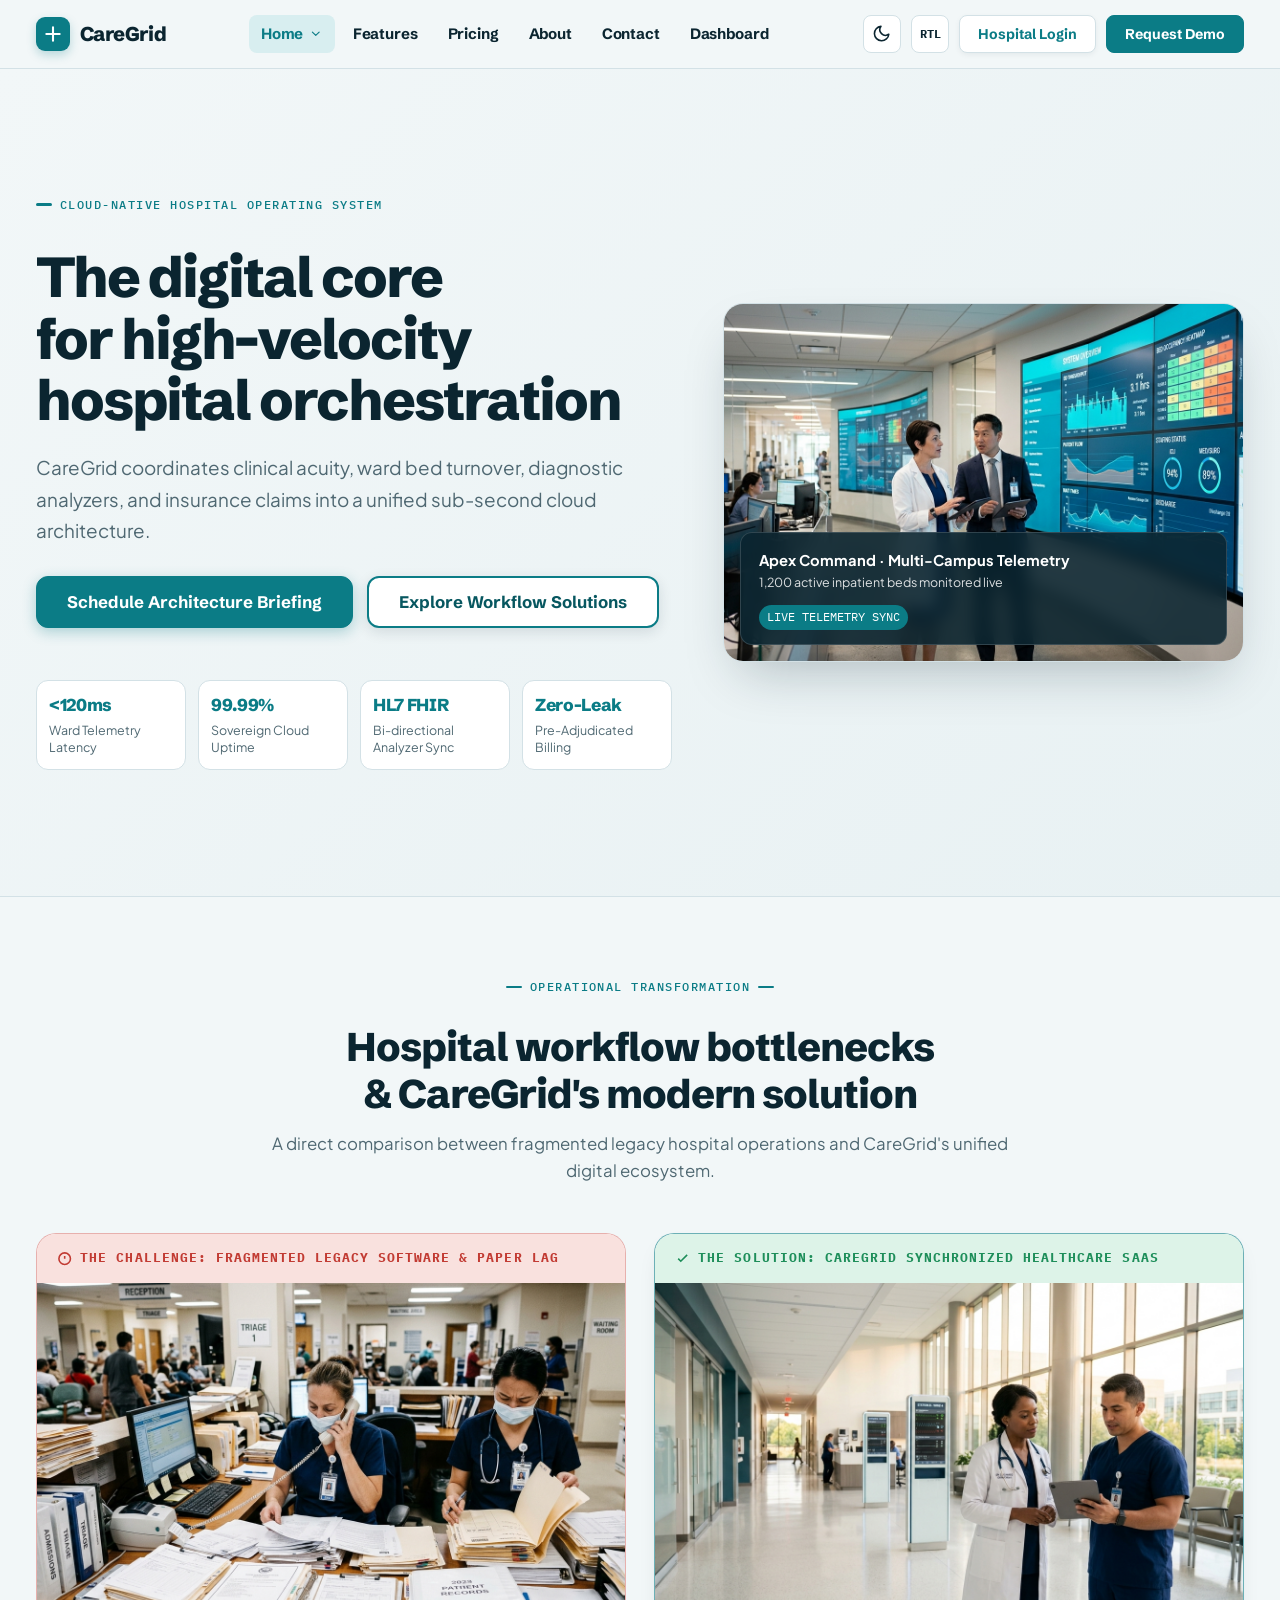
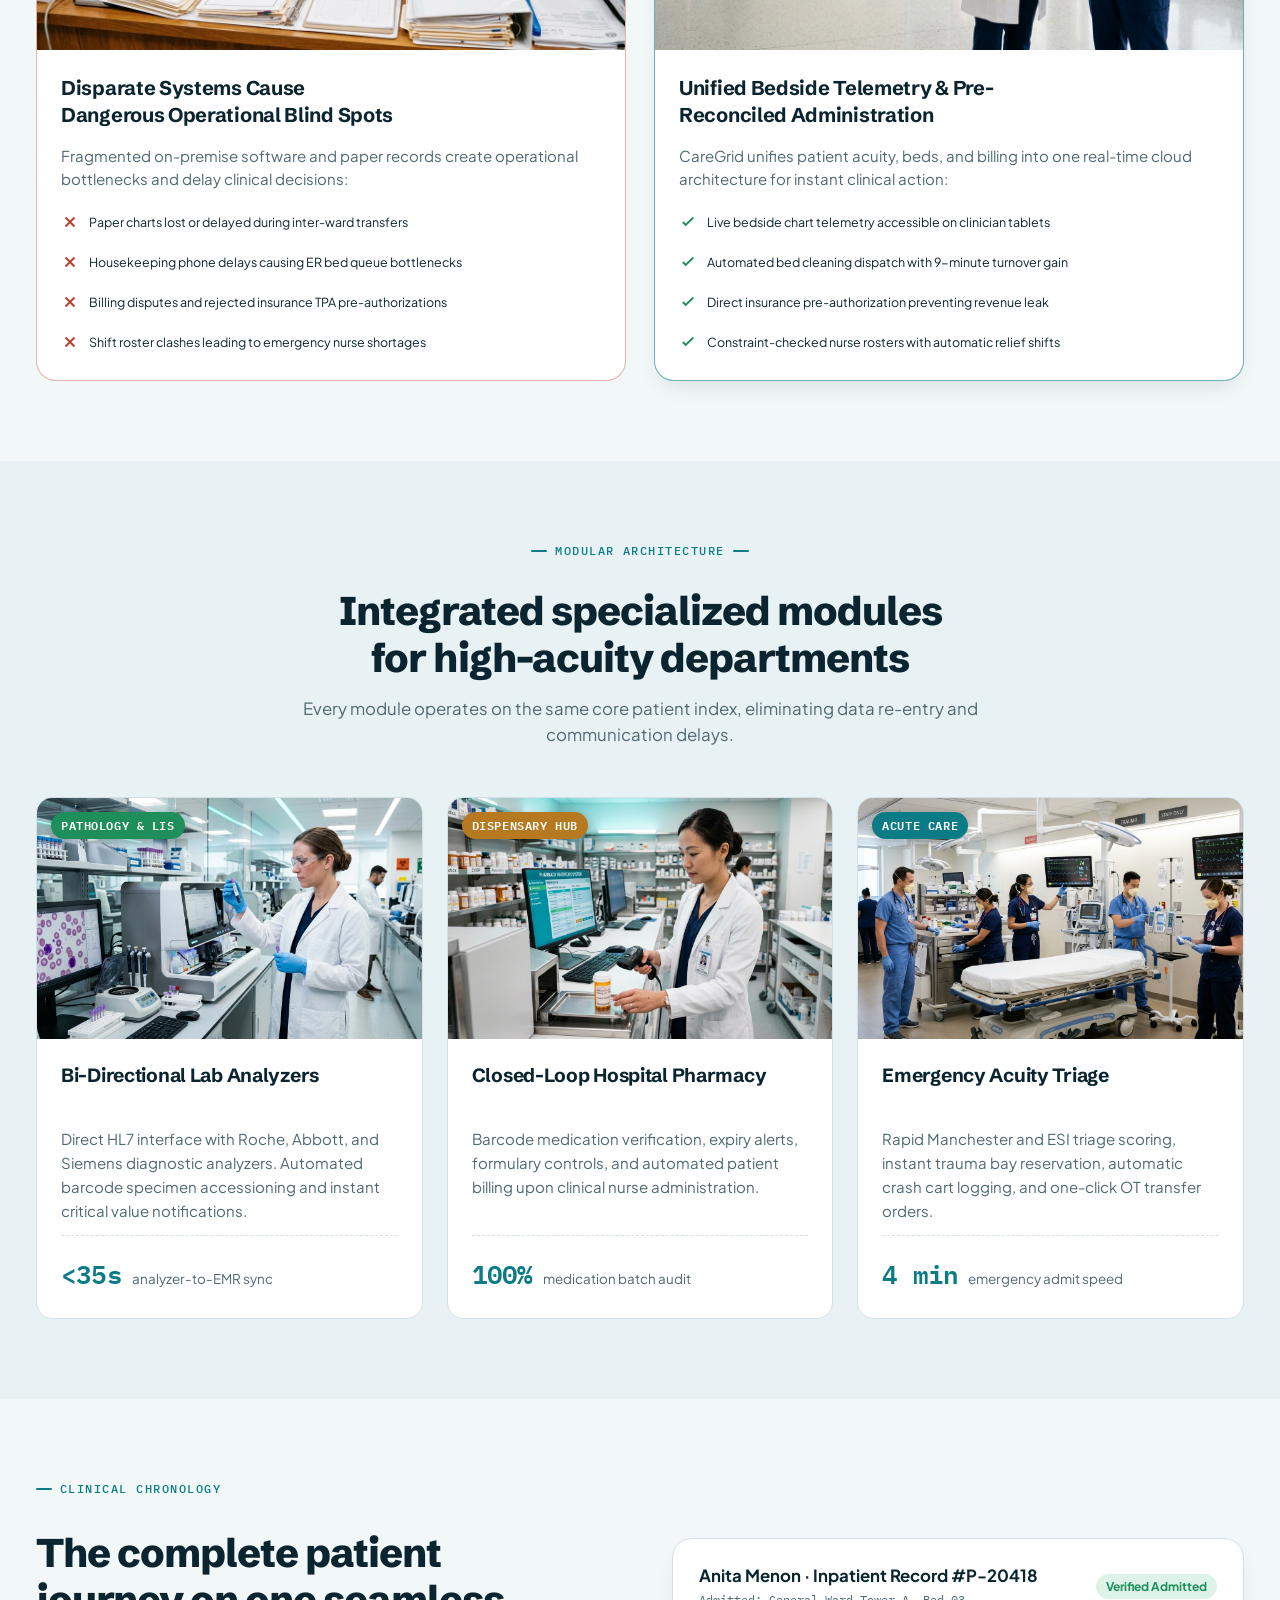
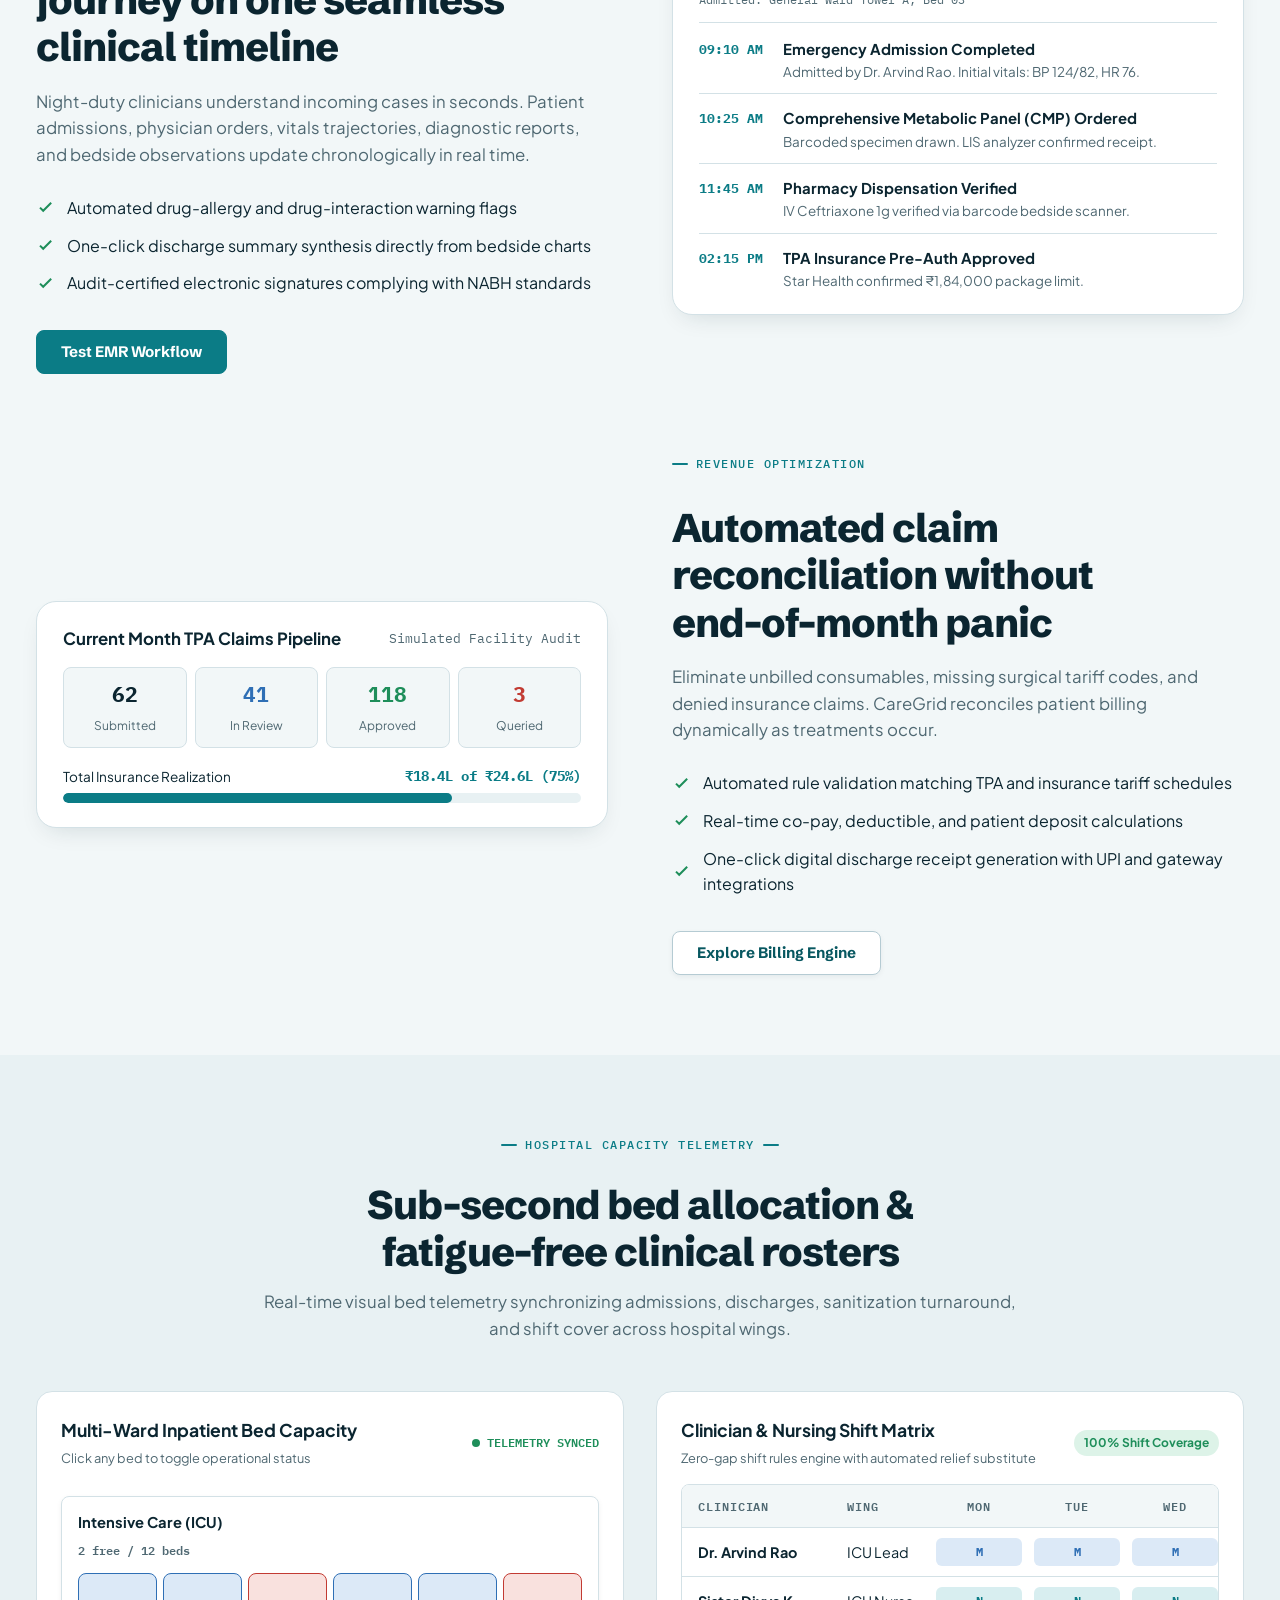
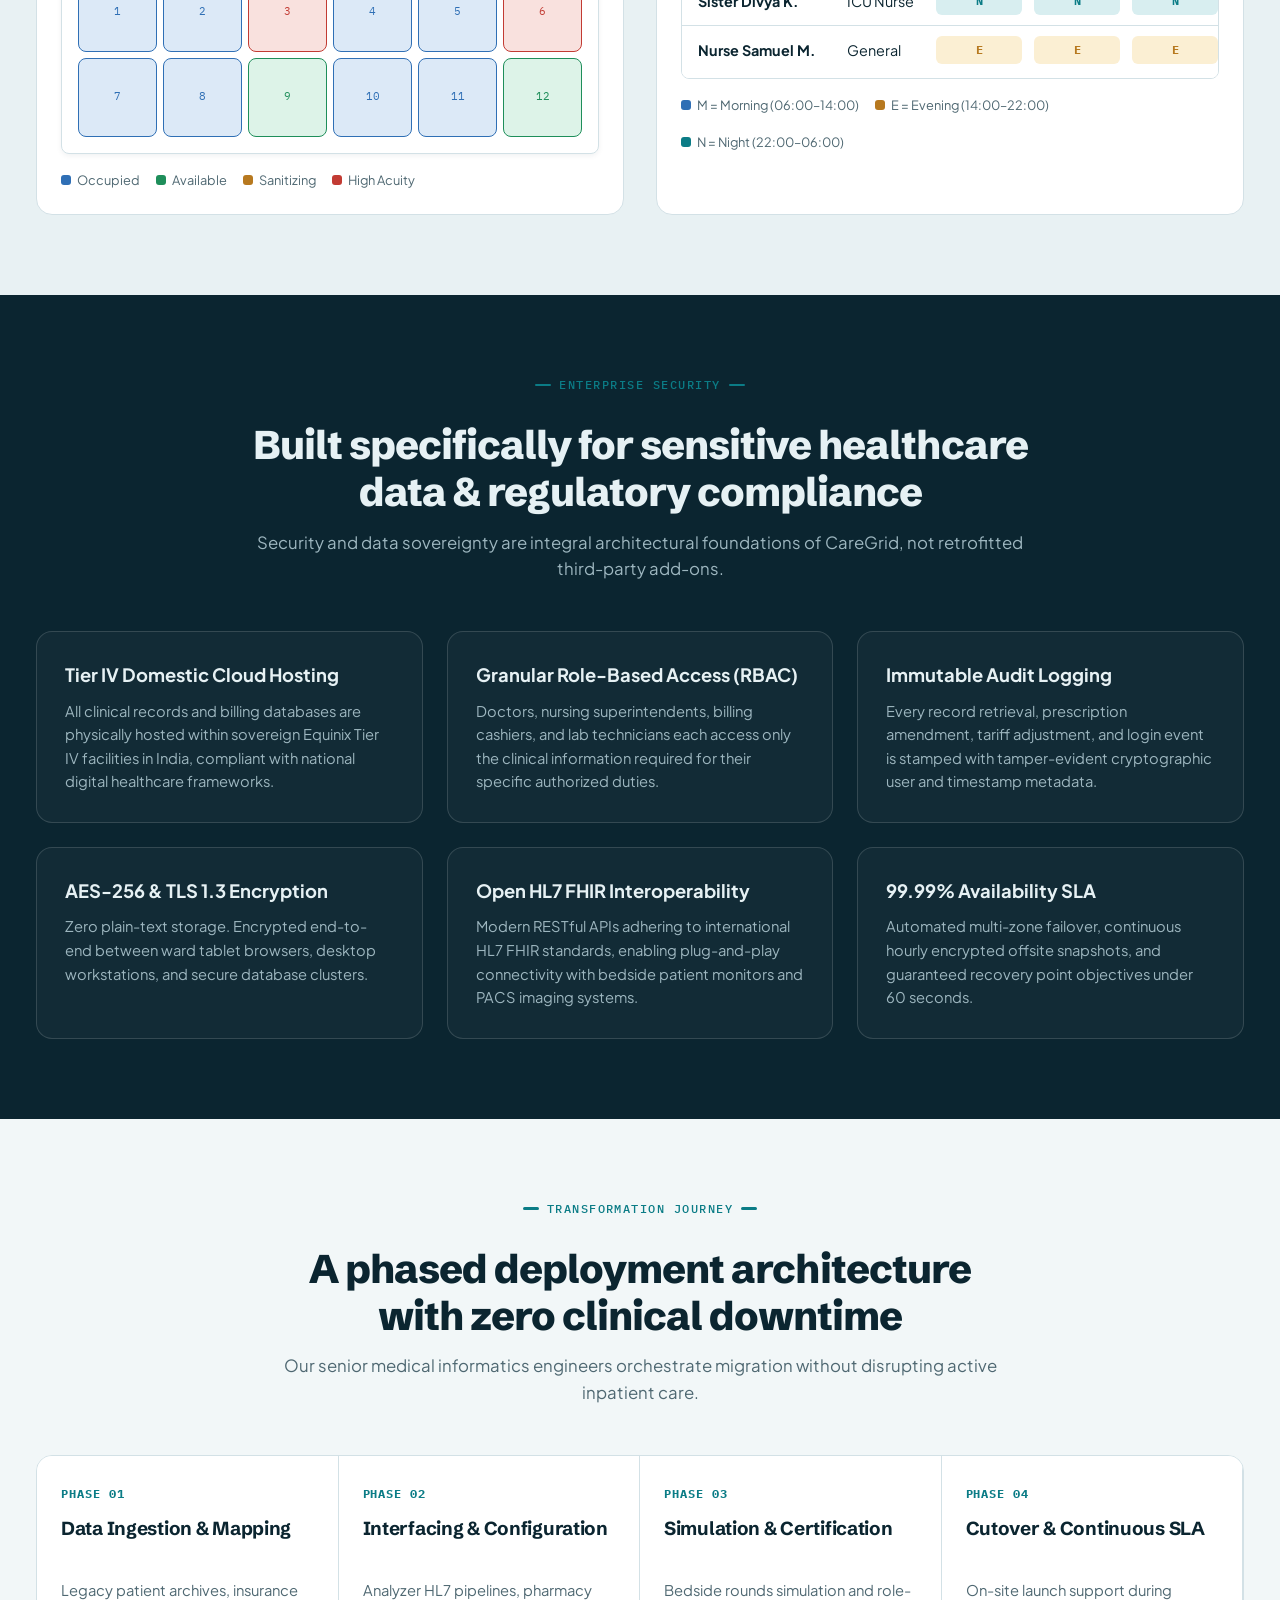
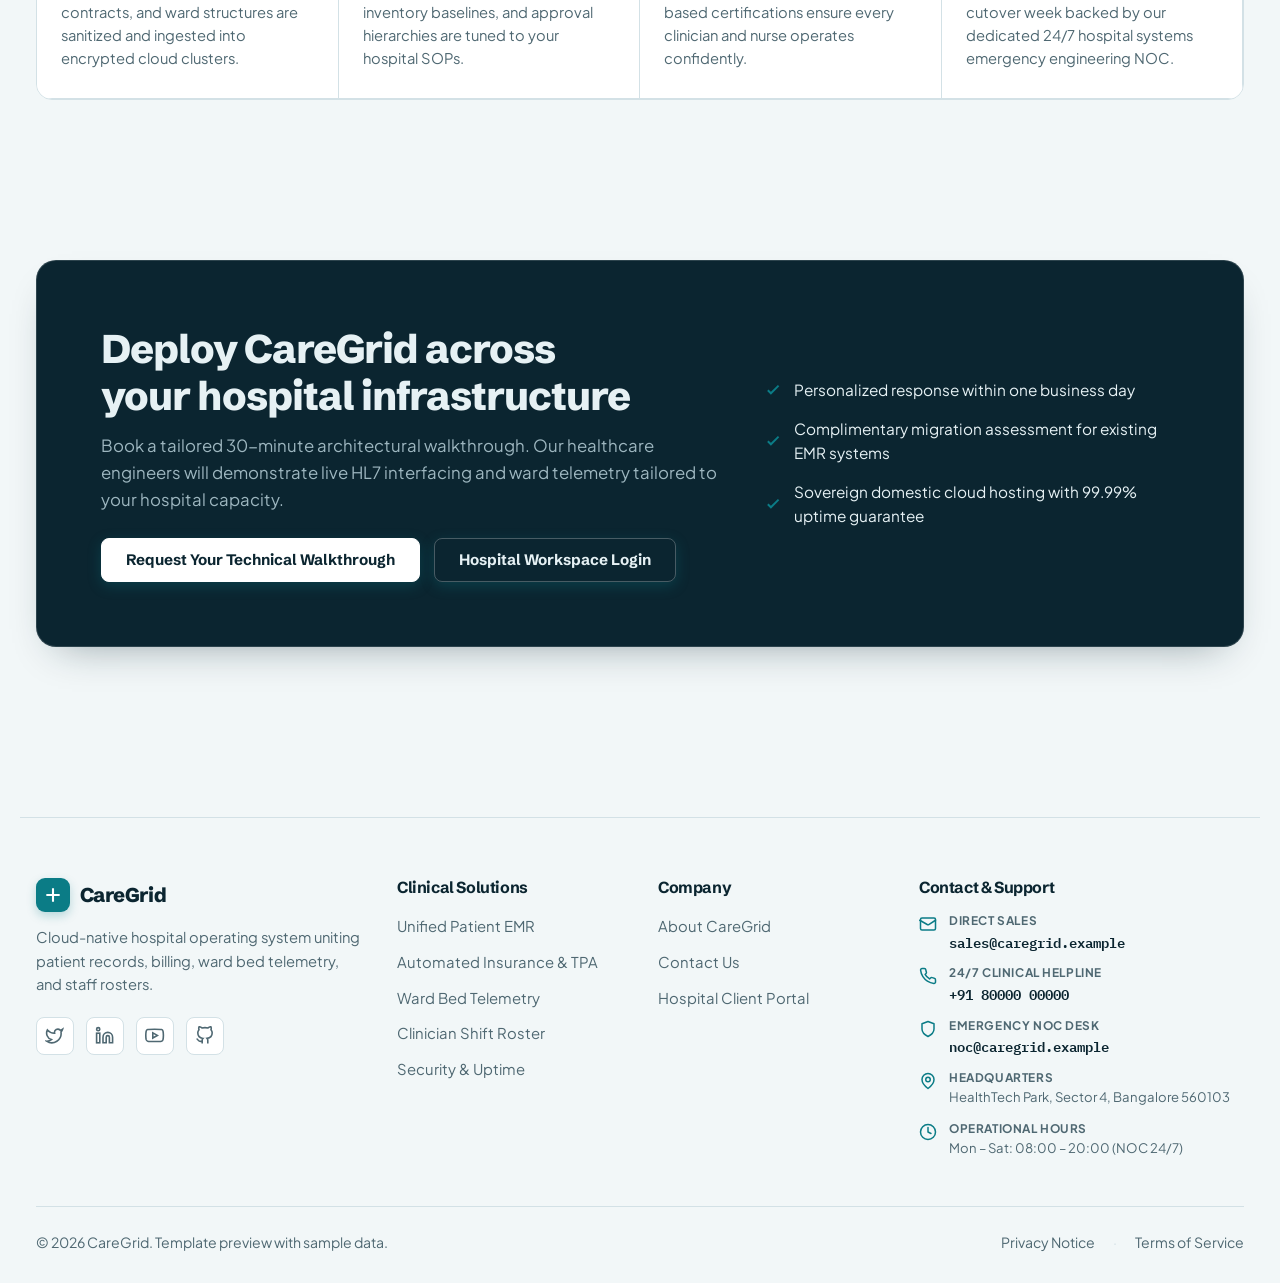
<file: home-2.html>
<!DOCTYPE html>
<html lang="en" dir="ltr" data-theme="light">
<head>
  <meta charset="UTF-8">
  <meta name="viewport" content="width=device-width, initial-scale=1.0, viewport-fit=cover">
  <title>CareGrid — Cloud-Native Hospital Operating System &amp; Healthcare Tech</title>
  <meta name="description" content="Next-generation healthcare technology platform uniting hospital workflow challenges, real-time bed telemetry, and clinical interoperability.">
  
  <!-- Preconnect & Google Fonts -->
  <link rel="preconnect" href="https://fonts.googleapis.com">
  <link rel="preconnect" href="https://fonts.gstatic.com" crossorigin>
  <link href="https://fonts.googleapis.com/css2?family=IBM+Plex+Mono:wght@400;500;600&family=Plus+Jakarta+Sans:wght@400;500;600;700&family=Schibsted+Grotesk:wght@600;700;800&display=swap" rel="stylesheet">
  
  <link rel="stylesheet" href="assets/css/style.css">
  <link rel="icon" type="image/svg+xml" href="data:image/svg+xml,%3Csvg xmlns='http://www.w3.org/2000/svg' viewBox='0 0 24 24' fill='%230A9396'%3E%3Cpath d='M9 3h6v6h6v6h-6v6H9v-6H3V9h6V3z'/%3E%3C/svg%3E">
</head>
<body id="top">

  <!-- ==========================================================================
       PUBLIC WEBSITE NAVBAR & HEADER (Home highlighted on both pages)
       ========================================================================== -->
  <header class="site-header">
    <div class="wrap navbar">
      <!-- Brand Logo -->
      <a href="index.html" class="brand-logo" aria-label="CareGrid Hospital Suite">
        <span class="brand-mark" aria-hidden="true">
          <svg viewBox="0 0 24 24" fill="none" stroke="currentColor" stroke-width="2.5" stroke-linecap="round" stroke-linejoin="round">
            <path d="M12 4v16M4 12h16"/>
          </svg>
        </span>
        CareGrid
      </a>

      <!-- Desktop Navigation Links (Home is highlighted!) -->
      <nav class="nav-menu" aria-label="Main Navigation">
        <div class="nav-dropdown nav-item active" id="desktopHomeDropdown">
          <a href="index.html" class="nav-link nav-home-link active" id="desktopHomeToggle" aria-expanded="false" aria-haspopup="true">
            Home
            <svg class="ic" viewBox="0 0 24 24" fill="none" stroke="currentColor" stroke-width="2" stroke-linecap="round" stroke-linejoin="round" style="width:0.9em;height:0.9em;"><path d="M6 9l6 6 6-6"/></svg>
          </a>
          <ul class="dropdown-menu" aria-label="Home Variations">
            <li>
              <a href="index.html" class="dropdown-link">
                Home 1 — Live Hospital Operations
                <small>Ward bed boards, telemetry &amp; billing</small>
              </a>
            </li>
            <li>
              <a href="home-2.html" class="dropdown-link active">
                Home 2 — Modern Healthcare Tech
                <small>Editorial cloud architecture &amp; workflows</small>
              </a>
            </li>
          </ul>
        </div>
        <a href="features.html" class="nav-link">Features</a>
        <a href="pricing.html" class="nav-link">Pricing</a>
        <a href="about.html" class="nav-link">About</a>
        <a href="contact.html" class="nav-link">Contact</a>
        <a href="dashboard.html" class="nav-link">Dashboard</a>
      </nav>

      <!-- Desktop Actions -->
      <div class="header-actions">
        <button class="tool-btn theme-toggle-btn desktop-only" type="button" aria-label="Switch theme">
          <svg class="ic theme-icon" viewBox="0 0 24 24" fill="none" stroke="currentColor" stroke-width="2" stroke-linecap="round" stroke-linejoin="round">
            <path d="M21 12.79A9 9 0 1 1 11.21 3 7 7 0 0 0 21 12.79z"/>
          </svg>
        </button>

        <button class="tool-btn dir-toggle-btn desktop-only" type="button" aria-label="Switch text direction">
          <span class="dir-text">RTL</span>
        </button>

        <!-- Secondary Login Button beside Primary CTA -->
        <a href="login.html" class="btn btn-secondary btn-sm desktop-only">Hospital Login</a>
        <button class="btn btn-sm desktop-only" type="button" data-open-modal="demo">Request Demo</button>

        <button class="hamburger-btn" type="button" id="hamburgerBtn" aria-label="Toggle navigation menu" aria-expanded="false">
          <svg class="ic" viewBox="0 0 24 24" fill="none" stroke="currentColor" stroke-width="2" stroke-linecap="round" stroke-linejoin="round">
            <path d="M4 6h16M4 12h16M4 18h16"/>
          </svg>
        </button>
      </div>
    </div>
  </header>

  <!-- Mobile Drawer -->
  <div class="mobile-drawer" id="mobileDrawer">
    <div class="mobile-drawer-body">
      <ul class="mobile-nav-links">
        <li>
          <a href="#" class="mobile-dropdown-toggle active" id="mobileHomeToggle" aria-expanded="false">
            <span>Home</span>
            <svg class="ic chev-icon" viewBox="0 0 24 24" fill="none" stroke="currentColor" stroke-width="2" stroke-linecap="round" stroke-linejoin="round"><path d="M6 9l6 6 6-6"/></svg>
          </a>
          <div class="mobile-dropdown-content" id="mobileHomeContent" hidden>
            <a href="index.html" class="dropdown-link">Home 1 — Live Hospital Operations</a>
            <a href="home-2.html" class="dropdown-link active">Home 2 — Modern Healthcare Tech</a>
          </div>
        </li>
        <li><a href="features.html" class="nav-link">Features</a></li>
        <li><a href="pricing.html" class="nav-link">Pricing</a></li>
        <li><a href="about.html" class="nav-link">About Us</a></li>
        <li><a href="contact.html" class="nav-link">Contact</a></li>
        <li><a href="dashboard.html" class="nav-link">Dashboard</a></li>
      </ul>

      <div class="mobile-controls-row">
        <button class="mobile-ctrl-btn theme-toggle-btn" type="button" aria-label="Switch theme">
          <svg class="ic theme-icon" viewBox="0 0 24 24" fill="none" stroke="currentColor" stroke-width="2" stroke-linecap="round" stroke-linejoin="round">
            <path d="M21 12.79A9 9 0 1 1 11.21 3 7 7 0 0 0 21 12.79z"/>
          </svg>
          <span class="theme-text">Dark</span>
        </button>
        <button class="mobile-ctrl-btn dir-toggle-btn" type="button" aria-label="Switch text direction">
          <span class="dir-text">RTL</span>
          <span>Direction</span>
        </button>
      </div>

      <div class="mobile-actions-stack">
        <a href="login.html" class="btn btn-secondary btn-block">Hospital Login</a>
        <button class="btn btn-block" type="button" data-open-modal="demo">Request a Demo</button>
      </div>
    </div>
  </div>

  <main>
    <!-- ==========================================================================
         HOME 2 SECTION 1: FULL-SCREEN ALTERNATIVE HERO (SPLIT EDITORIAL LAYOUT)
         ========================================================================== -->
    <section class="hero-tech-section">
      <div class="wrap" style="width: 100%;">
        <div class="hero-tech-grid">
          <!-- Left Column: Editorial Headline & Actions -->
          <div class="hero-content">
            <span class="eyebrow">Cloud-Native Hospital Operating System</span>
            <h1 style="font-size: clamp(2.3rem, 4.4vw, 3.8rem); line-height: 1.1; letter-spacing: -0.035em;">
              The digital core for high-velocity hospital orchestration
            </h1>
            <p class="hero-lead">
              CareGrid coordinates clinical acuity, ward bed turnover, diagnostic analyzers, and insurance claims into a unified sub-second cloud architecture.
            </p>

            <div class="hero-cta-group">
              <button class="btn btn-lg" type="button" data-open-modal="demo">Schedule Architecture Briefing</button>
              <a class="btn btn-secondary btn-lg" href="#challenges">Explore Workflow Solutions</a>
            </div>

            <!-- Key Architecture Highlights -->
            <div class="kpi-strip">
              <div class="kpi-strip-item">
                <b>&lt;120ms</b>
                <span>Ward Telemetry Latency</span>
              </div>
              <div class="kpi-strip-item">
                <b>99.99%</b>
                <span>Sovereign Cloud Uptime</span>
              </div>
              <div class="kpi-strip-item">
                <b>HL7 FHIR</b>
                <span>Bi-directional Analyzer Sync</span>
              </div>
              <div class="kpi-strip-item">
                <b>Zero-Leak</b>
                <span>Pre-Adjudicated Billing</span>
              </div>
            </div>
          </div>

          <!-- Right Column: Prominent Healthcare Operations Photography -->
          <div>
            <div class="hero-tech-card">
              <img src="assets/images/hero-tech-hospital.jpg" alt="Chief Medical Officer and operations director reviewing clinical telemetry on curved command displays" loading="lazy">
              <div class="hero-tech-overlay">
                <div>
                  <b>Apex Command &middot; Multi-Campus Telemetry</b>
                  <div style="font-size:0.78rem; opacity:0.85;">1,200 active inpatient beds monitored live</div>
                </div>
                <span class="telemetry-tag">LIVE TELEMETRY SYNC</span>
              </div>
            </div>
          </div>
        </div>
      </div>
    </section>

    <!-- ==========================================================================
         HOME 2 SECTION 2: HOSPITAL WORKFLOW CHALLENGES & CAREGID'S SOLUTION
         ========================================================================== -->
    <section class="sec wrap" id="challenges">
      <div class="section-head center">
        <span class="eyebrow">Operational Transformation</span>
        <h2>Hospital workflow bottlenecks &amp; CareGrid's modern solution</h2>
        <p>A direct comparison between fragmented legacy hospital operations and CareGrid's unified digital ecosystem.</p>
      </div>

      <div class="challenge-grid">
        <!-- Challenge Card: Legacy Bottlenecks -->
        <article class="challenge-card is-problem">
          <div class="challenge-header">
            <svg class="ic" viewBox="0 0 24 24" fill="none" stroke="currentColor" stroke-width="2.5"><path d="M12 8v4m0 4h.01M21 12a9 9 0 11-18 0 9 9 0 0118 0z"/></svg>
            <span>The Challenge: Fragmented Legacy Software &amp; Paper Lag</span>
          </div>
          <div class="challenge-img-wrap">
            <img src="assets/images/home2-workflow-challenge.jpg" alt="Busy hospital reception desk with paper records and phone bottlenecks" loading="lazy">
          </div>
          <div class="challenge-body">
            <h3>Disparate Systems Cause Dangerous Operational Blind Spots</h3>
            <p class="challenge-lead">
              Fragmented on-premise software and paper records create operational bottlenecks and delay clinical decisions:
            </p>
            <ul>
              <li>
                <svg class="ic" viewBox="0 0 24 24" fill="none" stroke="currentColor" stroke-width="2.5" style="color:var(--crit);"><path d="M18 6L6 18M6 6l12 12"/></svg>
                <span>Paper charts lost or delayed during inter-ward transfers</span>
              </li>
              <li>
                <svg class="ic" viewBox="0 0 24 24" fill="none" stroke="currentColor" stroke-width="2.5" style="color:var(--crit);"><path d="M18 6L6 18M6 6l12 12"/></svg>
                <span>Housekeeping phone delays causing ER bed queue bottlenecks</span>
              </li>
              <li>
                <svg class="ic" viewBox="0 0 24 24" fill="none" stroke="currentColor" stroke-width="2.5" style="color:var(--crit);"><path d="M18 6L6 18M6 6l12 12"/></svg>
                <span>Billing disputes and rejected insurance TPA pre-authorizations</span>
              </li>
              <li>
                <svg class="ic" viewBox="0 0 24 24" fill="none" stroke="currentColor" stroke-width="2.5" style="color:var(--crit);"><path d="M18 6L6 18M6 6l12 12"/></svg>
                <span>Shift roster clashes leading to emergency nurse shortages</span>
              </li>
            </ul>
          </div>
        </article>

        <!-- Solution Card: CareGrid Unified Platform -->
        <article class="challenge-card is-solution">
          <div class="challenge-header">
            <svg class="ic" viewBox="0 0 24 24" fill="none" stroke="currentColor" stroke-width="2.5"><path d="M5 12l4 4 10-10"/></svg>
            <span>The Solution: CareGrid Synchronized Healthcare SaaS</span>
          </div>
          <div class="challenge-img-wrap">
            <img src="assets/images/home2-telemetry-solution.jpg" alt="Clean sunlit hospital corridor with digital status pillars and tablet-equipped doctors" loading="lazy">
          </div>
          <div class="challenge-body">
            <h3>Unified Bedside Telemetry &amp; Pre-Reconciled Administration</h3>
            <p class="challenge-lead">
              CareGrid unifies patient acuity, beds, and billing into one real-time cloud architecture for instant clinical action:
            </p>
            <ul>
              <li>
                <svg class="ic" viewBox="0 0 24 24" fill="none" stroke="currentColor" stroke-width="2.5" style="color:var(--ok);"><path d="M5 12l4 4 10-10"/></svg>
                <span>Live bedside chart telemetry accessible on clinician tablets</span>
              </li>
              <li>
                <svg class="ic" viewBox="0 0 24 24" fill="none" stroke="currentColor" stroke-width="2.5" style="color:var(--ok);"><path d="M5 12l4 4 10-10"/></svg>
                <span>Automated bed cleaning dispatch with 9-minute turnover gain</span>
              </li>
              <li>
                <svg class="ic" viewBox="0 0 24 24" fill="none" stroke="currentColor" stroke-width="2.5" style="color:var(--ok);"><path d="M5 12l4 4 10-10"/></svg>
                <span>Direct insurance pre-authorization preventing revenue leak</span>
              </li>
              <li>
                <svg class="ic" viewBox="0 0 24 24" fill="none" stroke="currentColor" stroke-width="2.5" style="color:var(--ok);"><path d="M5 12l4 4 10-10"/></svg>
                <span>Constraint-checked nurse rosters with automatic relief shifts</span>
              </li>
            </ul>
          </div>
        </article>
      </div>
    </section>

    <!-- ==========================================================================
         HOME 2 SECTION 3: IMAGE-LED PRODUCT MODULES
         ========================================================================== -->
    <section class="sec sec-tint" id="modules">
      <div class="wrap">
        <div class="section-head">
          <span class="eyebrow">Modular Architecture</span>
          <h2>Integrated specialized modules for high-acuity departments</h2>
          <p>Every module operates on the same core patient index, eliminating data re-entry and communication delays.</p>
        </div>

        <div class="grid g3">
          <!-- Module 1: Diagnostic LIS -->
          <article class="card card-media">
            <div class="card-img-wrap">
              <img src="assets/images/card-lab.jpg" alt="Clinical laboratory scientist inspecting specimen vials" loading="lazy">
              <span class="card-badge status-ok">Pathology &amp; LIS</span>
            </div>
            <div class="card-body">
              <h3>Bi-Directional Lab Analyzers</h3>
              <p>Direct HL7 interface with Roche, Abbott, and Siemens diagnostic analyzers. Automated barcode specimen accessioning and instant critical value notifications.</p>
              <div class="card-metric">
                <b>&lt;35s</b>
                <span>analyzer-to-EMR sync</span>
              </div>
            </div>
          </article>

          <!-- Module 2: Smart Pharmacy -->
          <article class="card card-media">
            <div class="card-img-wrap">
              <img src="assets/images/card-pharmacy.jpg" alt="Clinical pharmacist barcode scanning medicines at dispensary station" loading="lazy">
              <span class="card-badge status-warn">Dispensary Hub</span>
            </div>
            <div class="card-body">
              <h3>Closed-Loop Hospital Pharmacy</h3>
              <p>Barcode medication verification, expiry alerts, formulary controls, and automated patient billing upon clinical nurse administration.</p>
              <div class="card-metric">
                <b>100%</b>
                <span>medication batch audit</span>
              </div>
            </div>
          </article>

          <!-- Module 3: Emergency & Resuscitation -->
          <article class="card card-media">
            <div class="card-img-wrap">
              <img src="assets/images/card-emergency.jpg" alt="Resuscitation trauma bay in modern acute care hospital" loading="lazy">
              <span class="card-badge status-crit">Acute Care</span>
            </div>
            <div class="card-body">
              <h3>Emergency Acuity Triage</h3>
              <p>Rapid Manchester and ESI triage scoring, instant trauma bay reservation, automatic crash cart logging, and one-click OT transfer orders.</p>
              <div class="card-metric">
                <b>4 min</b>
                <span>emergency admit speed</span>
              </div>
            </div>
          </article>
        </div>
      </div>
    </section>

    <!-- ==========================================================================
         HOME 2 SECTION 4: PATIENT RECORDS & BILLING WORKFLOW VISUALIZATION
         (ALTERNATING ASYMMETRIC SECTIONS)
         ========================================================================== -->
    <section class="sec wrap" id="workflows">
      <!-- Alternating Block A: EMR Timeline (Text Left / Visual Right) -->
      <div class="split-section">
        <div class="split-content">
          <span class="eyebrow">Clinical Chronology</span>
          <h2>The complete patient journey on one seamless clinical timeline</h2>
          <p style="font-size: 1.05rem; line-height: 1.6; color: var(--muted);">
            Night-duty clinicians understand incoming cases in seconds. Patient admissions, physician orders, vitals trajectories, diagnostic reports, and bedside observations update chronologically in real time.
          </p>

          <div style="display:flex; flex-direction:column; gap:12px; margin-top:8px;">
            <div style="display:flex; gap:12px; align-items:center;">
              <svg class="ic" viewBox="0 0 24 24" fill="none" stroke="currentColor" stroke-width="2.5" style="color:var(--ok)"><path d="M5 12l4 4 10-10"/></svg>
              <span>Automated drug-allergy and drug-interaction warning flags</span>
            </div>
            <div style="display:flex; gap:12px; align-items:center;">
              <svg class="ic" viewBox="0 0 24 24" fill="none" stroke="currentColor" stroke-width="2.5" style="color:var(--ok)"><path d="M5 12l4 4 10-10"/></svg>
              <span>One-click discharge summary synthesis directly from bedside charts</span>
            </div>
            <div style="display:flex; gap:12px; align-items:center;">
              <svg class="ic" viewBox="0 0 24 24" fill="none" stroke="currentColor" stroke-width="2.5" style="color:var(--ok)"><path d="M5 12l4 4 10-10"/></svg>
              <span>Audit-certified electronic signatures complying with NABH standards</span>
            </div>
          </div>

          <div style="margin-top:16px;">
            <button class="btn" type="button" data-open-modal="demo">Test EMR Workflow</button>
          </div>
        </div>

        <div class="split-visual">
          <div class="split-visual-body">
            <div style="display:flex; justify-content:space-between; align-items:center; margin-bottom:16px; border-bottom:1px solid var(--line); padding-bottom:12px;">
              <div>
                <b style="font-size:1.05rem;">Anita Menon &middot; Inpatient Record #P-20418</b>
                <span class="mono" style="font-size:0.78rem; color:var(--muted); display:block;">Admitted: General Ward Tower A, Bed 03</span>
              </div>
              <span class="chip c-ok">Verified Admitted</span>
            </div>

            <!-- Visual Chronological Event List -->
            <div class="event-stream">
              <div class="event-item">
                <span class="event-time">09:10 AM</span>
                <div class="event-info">
                  <b>Emergency Admission Completed</b>
                  <span>Admitted by Dr. Arvind Rao. Initial vitals: BP 124/82, HR 76.</span>
                </div>
              </div>

              <div class="event-item">
                <span class="event-time">10:25 AM</span>
                <div class="event-info">
                  <b>Comprehensive Metabolic Panel (CMP) Ordered</b>
                  <span>Barcoded specimen drawn. LIS analyzer confirmed receipt.</span>
                </div>
              </div>

              <div class="event-item">
                <span class="event-time">11:45 AM</span>
                <div class="event-info">
                  <b>Pharmacy Dispensation Verified</b>
                  <span>IV Ceftriaxone 1g verified via barcode bedside scanner.</span>
                </div>
              </div>

              <div class="event-item">
                <span class="event-time">02:15 PM</span>
                <div class="event-info">
                  <b>TPA Insurance Pre-Auth Approved</b>
                  <span>Star Health confirmed &#8377;1,84,000 package limit.</span>
                </div>
              </div>
            </div>
          </div>
        </div>
      </div>

      <!-- Alternating Block B: Billing & TPA Pipeline (Visual Left / Text Right) -->
      <div class="split-section reverse" style="margin-top: 80px;">
        <div class="split-content">
          <span class="eyebrow">Revenue Optimization</span>
          <h2>Automated claim reconciliation without end-of-month panic</h2>
          <p style="font-size: 1.05rem; line-height: 1.6; color: var(--muted);">
            Eliminate unbilled consumables, missing surgical tariff codes, and denied insurance claims. CareGrid reconciles patient billing dynamically as treatments occur.
          </p>

          <div style="display:flex; flex-direction:column; gap:12px; margin-top:8px;">
            <div style="display:flex; gap:12px; align-items:center;">
              <svg class="ic" viewBox="0 0 24 24" fill="none" stroke="currentColor" stroke-width="2.5" style="color:var(--ok)"><path d="M5 12l4 4 10-10"/></svg>
              <span>Automated rule validation matching TPA and insurance tariff schedules</span>
            </div>
            <div style="display:flex; gap:12px; align-items:center;">
              <svg class="ic" viewBox="0 0 24 24" fill="none" stroke="currentColor" stroke-width="2.5" style="color:var(--ok)"><path d="M5 12l4 4 10-10"/></svg>
              <span>Real-time co-pay, deductible, and patient deposit calculations</span>
            </div>
            <div style="display:flex; gap:12px; align-items:center;">
              <svg class="ic" viewBox="0 0 24 24" fill="none" stroke="currentColor" stroke-width="2.5" style="color:var(--ok)"><path d="M5 12l4 4 10-10"/></svg>
              <span>One-click digital discharge receipt generation with UPI and gateway integrations</span>
            </div>
          </div>

          <div style="margin-top:16px;">
            <button class="btn btn-secondary" type="button" data-open-modal="demo">Explore Billing Engine</button>
          </div>
        </div>

        <div class="split-visual">
          <div class="split-visual-body">
            <div style="display:flex; justify-content:space-between; align-items:center; margin-bottom:14px;">
              <b style="font-size:1.05rem;">Current Month TPA Claims Pipeline</b>
              <span class="mono" style="font-size:0.8rem; color:var(--muted);">Simulated Facility Audit</span>
            </div>

            <!-- Pipeline Metrics Grid -->
            <div style="display:grid; grid-template-columns:repeat(4, 1fr); gap:8px; margin-bottom:18px;">
              <div style="background:var(--bg); border:1px solid var(--line); border-radius:8px; padding:10px; text-align:center;">
                <b class="mono" style="font-size:1.3rem; display:block;">62</b>
                <span style="font-size:0.75rem; color:var(--muted);">Submitted</span>
              </div>
              <div style="background:var(--bg); border:1px solid var(--line); border-radius:8px; padding:10px; text-align:center;">
                <b class="mono" style="font-size:1.3rem; display:block; color:var(--info);">41</b>
                <span style="font-size:0.75rem; color:var(--muted);">In Review</span>
              </div>
              <div style="background:var(--bg); border:1px solid var(--line); border-radius:8px; padding:10px; text-align:center;">
                <b class="mono" style="font-size:1.3rem; display:block; color:var(--ok);">118</b>
                <span style="font-size:0.75rem; color:var(--muted);">Approved</span>
              </div>
              <div style="background:var(--bg); border:1px solid var(--line); border-radius:8px; padding:10px; text-align:center;">
                <b class="mono" style="font-size:1.3rem; display:block; color:var(--crit);">3</b>
                <span style="font-size:0.75rem; color:var(--muted);">Queried</span>
              </div>
            </div>

            <!-- Progress Meter -->
            <div>
              <div style="display:flex; justify-content:space-between; font-size:0.85rem; margin-bottom:6px;">
                <span>Total Insurance Realization</span>
                <span class="mono" style="font-weight:700; color:var(--brand);">&#8377;18.4L of &#8377;24.6L (75%)</span>
              </div>
              <div style="height:10px; border-radius:999px; background:var(--surface-2); overflow:hidden;">
                <div style="width:75%; height:100%; background:var(--brand); border-radius:999px;"></div>
              </div>
            </div>
          </div>
        </div>
      </div>
    </section>

    <!-- ==========================================================================
         HOME 2 SECTION 5: BED AVAILABILITY & STAFF SCHEDULE VISUALIZATION
         ========================================================================== -->
    <section class="sec sec-tint" id="capacity">
      <div class="wrap">
        <div class="section-head center">
          <span class="eyebrow">Hospital Capacity Telemetry</span>
          <h2>Sub-second bed allocation &amp; fatigue-free clinical rosters</h2>
          <p>Real-time visual bed telemetry synchronizing admissions, discharges, sanitization turnaround, and shift cover across hospital wings.</p>
        </div>

        <div class="grid g2" style="gap: 32px;">
          <!-- Bed Telemetry Card -->
          <div class="card" style="padding: 24px;">
            <div style="display:flex; justify-content:space-between; align-items:center; margin-bottom:14px;">
              <div>
                <b style="font-size:1.1rem; display:block;">Multi-Ward Inpatient Bed Capacity</b>
                <span style="font-size:0.8rem; color:var(--muted);">Click any bed to toggle operational status</span>
              </div>
              <span class="live-pill">TELEMETRY SYNCED</span>
            </div>

            <div class="wards-grid" style="margin-top:12px;">
              <div class="ward-card">
                <div class="hero-board-subhead">
                  <b>Intensive Care (ICU)</b>
                  <span class="mono">2 free / 12 beds</span>
                </div>
                <div class="beds-grid" style="grid-template-columns: repeat(6, 1fr); gap:6px;">
                  <button type="button" class="bed-tile b-o" title="ICU-1: Occupied">1</button>
                  <button type="button" class="bed-tile b-o" title="ICU-2: Occupied">2</button>
                  <button type="button" class="bed-tile b-x" title="ICU-3: Critical Care">3</button>
                  <button type="button" class="bed-tile b-o" title="ICU-4: Occupied">4</button>
                  <button type="button" class="bed-tile b-o" title="ICU-5: Occupied">5</button>
                  <button type="button" class="bed-tile b-x" title="ICU-6: Critical Care">6</button>
                  <button type="button" class="bed-tile b-o" title="ICU-7: Occupied">7</button>
                  <button type="button" class="bed-tile b-o" title="ICU-8: Occupied">8</button>
                  <button type="button" class="bed-tile b-a" title="ICU-9: Available">9</button>
                  <button type="button" class="bed-tile b-o" title="ICU-10: Occupied">10</button>
                  <button type="button" class="bed-tile b-o" title="ICU-11: Occupied">11</button>
                  <button type="button" class="bed-tile b-a" title="ICU-12: Available">12</button>
                </div>
              </div>
            </div>

            <div class="bed-legend" style="margin-top:16px;">
              <span><i class="i-o"></i> Occupied</span>
              <span><i class="i-a"></i> Available</span>
              <span><i class="i-c"></i> Sanitizing</span>
              <span><i class="i-x"></i> High Acuity</span>
            </div>
          </div>

          <!-- Staff Scheduling Matrix -->
          <div class="card" style="padding: 24px;">
            <div style="display:flex; justify-content:space-between; align-items:center; margin-bottom:14px;">
              <div>
                <b style="font-size:1.1rem; display:block;">Clinician &amp; Nursing Shift Matrix</b>
                <span style="font-size:0.8rem; color:var(--muted);">Zero-gap shift rules engine with automated relief substitute</span>
              </div>
              <span class="chip c-ok">100% Shift Coverage</span>
            </div>

            <div class="table-wrap">
              <table class="table-custom roster-table">
                <thead>
                  <tr>
                    <th>Clinician</th>
                    <th>Wing</th>
                    <th class="s">Mon</th>
                    <th class="s">Tue</th>
                    <th class="s">Wed</th>
                    <th class="s">Thu</th>
                    <th class="s">Fri</th>
                  </tr>
                </thead>
                <tbody>
                  <tr>
                    <td><b>Dr. Arvind Rao</b></td>
                    <td>ICU Lead</td>
                    <td class="s"><span class="shift-badge s-M">M</span></td>
                    <td class="s"><span class="shift-badge s-M">M</span></td>
                    <td class="s"><span class="shift-badge s-M">M</span></td>
                    <td class="s"><span class="shift-badge s-E">E</span></td>
                    <td class="s"><span class="shift-badge s-E">E</span></td>
                  </tr>
                  <tr>
                    <td><b>Sister Divya K.</b></td>
                    <td>ICU Nurse</td>
                    <td class="s"><span class="shift-badge s-N">N</span></td>
                    <td class="s"><span class="shift-badge s-N">N</span></td>
                    <td class="s"><span class="shift-badge s-N">N</span></td>
                    <td class="s"><span class="shift-badge s-O">&ndash;</span></td>
                    <td class="s"><span class="shift-badge s-O">&ndash;</span></td>
                  </tr>
                  <tr>
                    <td><b>Nurse Samuel M.</b></td>
                    <td>General</td>
                    <td class="s"><span class="shift-badge s-E">E</span></td>
                    <td class="s"><span class="shift-badge s-E">E</span></td>
                    <td class="s"><span class="shift-badge s-E">E</span></td>
                    <td class="s"><span class="shift-badge s-O">&ndash;</span></td>
                    <td class="s"><span class="shift-badge s-M">M</span></td>
                  </tr>
                </tbody>
              </table>
            </div>

            <div class="bed-legend" style="margin-top:16px;">
              <span><i style="background:var(--info)"></i> M = Morning (06:00&ndash;14:00)</span>
              <span><i style="background:var(--warn)"></i> E = Evening (14:00&ndash;22:00)</span>
              <span><i style="background:var(--brand)"></i> N = Night (22:00&ndash;06:00)</span>
            </div>
          </div>
        </div>
      </div>
    </section>

    <!-- ==========================================================================
         HOME 2 SECTION 6: SECURITY & OPERATIONAL RELIABILITY (DEEP NAVY)
         ========================================================================== -->
    <section class="sec sec-deep" id="security">
      <div class="wrap">
        <div class="section-head">
          <span class="eyebrow">Enterprise Security</span>
          <h2>Built specifically for sensitive healthcare data &amp; regulatory compliance</h2>
          <p>Security and data sovereignty are integral architectural foundations of CareGrid, not retrofitted third-party add-ons.</p>
        </div>

        <div class="grid g3">
          <div class="card" style="padding:28px; background:rgba(255,255,255,0.03); border-color:var(--deep-line);">
            <b style="font-size:1.15rem; color:var(--deep-ink); display:block; margin-bottom:10px;">Tier IV Domestic Cloud Hosting</b>
            <p style="font-size:0.92rem; line-height:1.6; color:var(--deep-muted);">
              All clinical records and billing databases are physically hosted within sovereign Equinix Tier IV facilities in India, compliant with national digital healthcare frameworks.
            </p>
          </div>

          <div class="card" style="padding:28px; background:rgba(255,255,255,0.03); border-color:var(--deep-line);">
            <b style="font-size:1.15rem; color:var(--deep-ink); display:block; margin-bottom:10px;">Granular Role-Based Access (RBAC)</b>
            <p style="font-size:0.92rem; line-height:1.6; color:var(--deep-muted);">
              Doctors, nursing superintendents, billing cashiers, and lab technicians each access only the clinical information required for their specific authorized duties.
            </p>
          </div>

          <div class="card" style="padding:28px; background:rgba(255,255,255,0.03); border-color:var(--deep-line);">
            <b style="font-size:1.15rem; color:var(--deep-ink); display:block; margin-bottom:10px;">Immutable Audit Logging</b>
            <p style="font-size:0.92rem; line-height:1.6; color:var(--deep-muted);">
              Every record retrieval, prescription amendment, tariff adjustment, and login event is stamped with tamper-evident cryptographic user and timestamp metadata.
            </p>
          </div>

          <div class="card" style="padding:28px; background:rgba(255,255,255,0.03); border-color:var(--deep-line);">
            <b style="font-size:1.15rem; color:var(--deep-ink); display:block; margin-bottom:10px;">AES-256 &amp; TLS 1.3 Encryption</b>
            <p style="font-size:0.92rem; line-height:1.6; color:var(--deep-muted);">
              Zero plain-text storage. Encrypted end-to-end between ward tablet browsers, desktop workstations, and secure database clusters.
            </p>
          </div>

          <div class="card" style="padding:28px; background:rgba(255,255,255,0.03); border-color:var(--deep-line);">
            <b style="font-size:1.15rem; color:var(--deep-ink); display:block; margin-bottom:10px;">Open HL7 FHIR Interoperability</b>
            <p style="font-size:0.92rem; line-height:1.6; color:var(--deep-muted);">
              Modern RESTful APIs adhering to international HL7 FHIR standards, enabling plug-and-play connectivity with bedside patient monitors and PACS imaging systems.
            </p>
          </div>

          <div class="card" style="padding:28px; background:rgba(255,255,255,0.03); border-color:var(--deep-line);">
            <b style="font-size:1.15rem; color:var(--deep-ink); display:block; margin-bottom:10px;">99.99% Availability SLA</b>
            <p style="font-size:0.92rem; line-height:1.6; color:var(--deep-muted);">
              Automated multi-zone failover, continuous hourly encrypted offsite snapshots, and guaranteed recovery point objectives under 60 seconds.
            </p>
          </div>
        </div>
      </div>
    </section>

    <!-- ==========================================================================
         HOME 2 SECTION 7: IMPLEMENTATION JOURNEY
         ========================================================================== -->
    <section class="sec wrap" id="roadmap">
      <div class="section-head center">
        <span class="eyebrow">Transformation Journey</span>
        <h2>A phased deployment architecture with zero clinical downtime</h2>
        <p>Our senior medical informatics engineers orchestrate migration without disrupting active inpatient care.</p>
      </div>

      <div class="rollout-steps" style="border-color:var(--line);">
        <div class="step-card" style="border-color:var(--line); background:var(--surface);">
          <span class="week-tag" style="color:var(--brand);">PHASE 01</span>
          <h3 style="color:var(--ink);">Data Ingestion &amp; Mapping</h3>
          <p style="color:var(--muted);">Legacy patient archives, insurance contracts, and ward structures are sanitized and ingested into encrypted cloud clusters.</p>
        </div>
        <div class="step-card" style="border-color:var(--line); background:var(--surface);">
          <span class="week-tag" style="color:var(--brand);">PHASE 02</span>
          <h3 style="color:var(--ink);">Interfacing &amp; Configuration</h3>
          <p style="color:var(--muted);">Analyzer HL7 pipelines, pharmacy inventory baselines, and approval hierarchies are tuned to your hospital SOPs.</p>
        </div>
        <div class="step-card" style="border-color:var(--line); background:var(--surface);">
          <span class="week-tag" style="color:var(--brand);">PHASE 03</span>
          <h3 style="color:var(--ink);">Simulation &amp; Certification</h3>
          <p style="color:var(--muted);">Bedside rounds simulation and role-based certifications ensure every clinician and nurse operates confidently.</p>
        </div>
        <div class="step-card" style="border-color:var(--line); background:var(--surface);">
          <span class="week-tag" style="color:var(--brand);">PHASE 04</span>
          <h3 style="color:var(--ink);">Cutover &amp; Continuous SLA</h3>
          <p style="color:var(--muted);">On-site launch support during cutover week backed by our dedicated 24/7 hospital systems emergency engineering NOC.</p>
        </div>
      </div>


    </section>

    <!-- ==========================================================================
         HOME 2 SECTION 8: FINAL DEMO REQUEST CTA
         ========================================================================== -->
    <section class="sec wrap">
      <div class="final-cta-card">
        <div>
          <h2>Deploy CareGrid across your hospital infrastructure</h2>
          <p>Book a tailored 30-minute architectural walkthrough. Our healthcare engineers will demonstrate live HL7 interfacing and ward telemetry tailored to your hospital capacity.</p>
          <div class="hero-cta-group" style="margin-top: 24px;">
            <button class="btn btn-on-deep" type="button" data-open-modal="demo">Request Your Technical Walkthrough</button>
            <a class="btn btn-out-deep" href="login.html">Hospital Workspace Login</a>
          </div>
        </div>
        <ul class="final-checklist">
          <li>
            <svg class="ic" viewBox="0 0 24 24" fill="none" stroke="currentColor" stroke-width="2.5"><path d="M5 12l4 4 10-10"/></svg>
            Personalized response within one business day
          </li>
          <li>
            <svg class="ic" viewBox="0 0 24 24" fill="none" stroke="currentColor" stroke-width="2.5"><path d="M5 12l4 4 10-10"/></svg>
            Complimentary migration assessment for existing EMR systems
          </li>
          <li>
            <svg class="ic" viewBox="0 0 24 24" fill="none" stroke="currentColor" stroke-width="2.5"><path d="M5 12l4 4 10-10"/></svg>
            Sovereign domestic cloud hosting with 99.99% uptime guarantee
          </li>
        </ul>
      </div>
    </section>
  </main>

  <!-- ==========================================================================
       SHARED FOOTER WITH SOCIAL MEDIA LINKS
       ========================================================================== -->
  <footer class="site-footer wrap">
    <div class="footer-grid">
      <div class="footer-col">
        <a href="index.html" class="brand-logo" style="margin-bottom: 14px;">
          <span class="brand-mark"><svg viewBox="0 0 24 24" fill="none" stroke="currentColor" stroke-width="2.5"><path d="M12 4v16M4 12h16"/></svg></span>
          CareGrid
        </a>
        <p style="font-size:0.92rem; line-height:1.6; max-width:34ch;">
          Cloud-native hospital operating system uniting patient records, billing, ward bed telemetry, and staff rosters.
        </p>

        <!-- Social Media Links (Working & Accessible) -->
        <div class="footer-socials" aria-label="CareGrid Social Media">
          <a href="https://twitter.com" class="social-link" target="_blank" rel="noopener noreferrer" aria-label="CareGrid on Twitter / X">
            <svg class="ic" viewBox="0 0 24 24" fill="none" stroke="currentColor" stroke-width="2"><path d="M22 4s-.7 2.1-2 3.4c1.6 10-9.4 17.3-18 11.6 2.2.1 4.4-.6 6-2C3 15.5.5 9.6 3 5c2.2 2.6 5.6 4.1 9 4-.9-4.2 4-6.6 7-3.8 1.1 0 3-1.2 3-1.2z"/></svg>
          </a>
          <a href="https://linkedin.com" class="social-link" target="_blank" rel="noopener noreferrer" aria-label="CareGrid on LinkedIn">
            <svg class="ic" viewBox="0 0 24 24" fill="none" stroke="currentColor" stroke-width="2"><path d="M16 8a6 6 0 0 1 6 6v7h-4v-7a2 2 0 0 0-2-2 2 2 0 0 0-2 2v7h-4v-7a6 6 0 0 1 6-6z"/><rect x="2" y="9" width="4" height="12"/><circle cx="4" cy="4" r="2"/></svg>
          </a>
          <a href="https://youtube.com" class="social-link" target="_blank" rel="noopener noreferrer" aria-label="CareGrid on YouTube">
            <svg class="ic" viewBox="0 0 24 24" fill="none" stroke="currentColor" stroke-width="2"><path d="M22.54 6.42a2.78 2.78 0 0 0-1.94-2C18.88 4 12 4 12 4s-6.88 0-8.6.46a2.78 2.78 0 0 0-1.94 2A29 29 0 0 0 1 11.75a29 29 0 0 0 .46 5.33A2.78 2.78 0 0 0 3.4 19c1.72.46 8.6.46 8.6.46s6.88 0 8.6-.46a2.78 2.78 0 0 0 1.94-2 29 29 0 0 0 .46-5.25 29 29 0 0 0-.46-5.33z"/><polygon points="9.75 15.02 15.5 11.75 9.75 8.48 9.75 15.02"/></svg>
          </a>
          <a href="https://github.com" class="social-link" target="_blank" rel="noopener noreferrer" aria-label="CareGrid on GitHub">
            <svg class="ic" viewBox="0 0 24 24" fill="none" stroke="currentColor" stroke-width="2"><path d="M9 19c-5 1.5-5-2.5-7-3m14 6v-3.87a3.37 3.37 0 0 0-.94-2.61c3.14-.35 6.44-1.54 6.44-7A5.44 5.44 0 0 0 20 4.77 5.07 5.07 0 0 0 19.91 1S18.73.65 16 2.48a13.38 13.38 0 0 0-7 0C6.27.65 5.09 1 5.09 1A5.07 5.07 0 0 0 5 4.77a5.44 5.44 0 0 0-1.5 3.78c0 5.42 3.3 6.61 6.44 7A3.37 3.37 0 0 0 9 18.13V22"/></svg>
          </a>
        </div>
      </div>

      <!-- Col 2: Solutions -->
      <div class="footer-col">
        <h4>Clinical Solutions</h4>
        <ul class="footer-links">
          <li><a href="#workflows">Unified Patient EMR</a></li>
          <li><a href="#workflows">Automated Insurance &amp; TPA</a></li>
          <li><a href="#capacity">Ward Bed Telemetry</a></li>
          <li><a href="#capacity">Clinician Shift Roster</a></li>
          <li><a href="#security">Security &amp; Uptime</a></li>
        </ul>
      </div>

      <!-- Col 3: Company -->
      <div class="footer-col">
        <h4>Company</h4>
        <ul class="footer-links">
          <li><a href="about.html">About CareGrid</a></li>
          <li><a href="contact.html">Contact Us</a></li>
          <li><a href="login.html">Hospital Client Portal</a></li>
        </ul>
      </div>

      <!-- Col 4: Contact & Support -->
      <div class="footer-col">
        <h4>Contact &amp; Support</h4>
        <ul class="footer-contact-list">
          <li class="footer-contact-item">
            <svg class="contact-icon" viewBox="0 0 24 24" fill="none" stroke="currentColor" stroke-width="2" stroke-linecap="round" stroke-linejoin="round" aria-hidden="true">
              <rect x="2" y="4" width="20" height="16" rx="2"/><path d="m22 7-8.97 5.7a1.94 1.94 0 0 1-2.06 0L1 7"/>
            </svg>
            <div class="contact-meta">
              <b>Direct Sales</b>
              <a href="mailto:sales@caregrid.example" class="mono">sales@caregrid.example</a>
            </div>
          </li>
          <li class="footer-contact-item">
            <svg class="contact-icon" viewBox="0 0 24 24" fill="none" stroke="currentColor" stroke-width="2" stroke-linecap="round" stroke-linejoin="round" aria-hidden="true">
              <path d="M22 16.92v3a2 2 0 0 1-2.18 2 19.79 19.79 0 0 1-8.63-3.07 19.5 19.5 0 0 1-6-6 19.79 19.79 0 0 1-3.07-8.67A2 2 0 0 1 4.11 2h3a2 2 0 0 1 2 1.72 12.84 12.84 0 0 0 .7 2.81 2 2 0 0 1-.45 2.11L8.09 9.91a16 16 0 0 0 6 6l1.27-1.27a2 2 0 0 1 2.11-.45 12.84 12.84 0 0 0 2.81.7A2 2 0 0 1 22 16.92z"/>
            </svg>
            <div class="contact-meta">
              <b>24/7 Clinical Helpline</b>
              <a href="tel:+918000000000" class="mono">+91 80000 00000</a>
            </div>
          </li>
          <li class="footer-contact-item">
            <svg class="contact-icon" viewBox="0 0 24 24" fill="none" stroke="currentColor" stroke-width="2" stroke-linecap="round" stroke-linejoin="round" aria-hidden="true">
              <path d="M12 22s8-4 8-10V5l-8-3-8 3v7c0 6 8 10 8 10z"/>
            </svg>
            <div class="contact-meta">
              <b>Emergency NOC Desk</b>
              <a href="mailto:noc@caregrid.example" class="mono">noc@caregrid.example</a>
            </div>
          </li>
          <li class="footer-contact-item">
            <svg class="contact-icon" viewBox="0 0 24 24" fill="none" stroke="currentColor" stroke-width="2" stroke-linecap="round" stroke-linejoin="round" aria-hidden="true">
              <path d="M20 10c0 6-8 12-8 12s-8-6-8-12a8 8 0 0 1 16 0Z"/><circle cx="12" cy="10" r="3"/>
            </svg>
            <div class="contact-meta">
              <b>Headquarters</b>
              <span>HealthTech Park, Sector 4, Bangalore 560103</span>
            </div>
          </li>
          <li class="footer-contact-item">
            <svg class="contact-icon" viewBox="0 0 24 24" fill="none" stroke="currentColor" stroke-width="2" stroke-linecap="round" stroke-linejoin="round" aria-hidden="true">
              <circle cx="12" cy="12" r="10"/><polyline points="12 6 12 12 16 14"/>
            </svg>
            <div class="contact-meta">
              <b>Operational Hours</b>
              <span>Mon – Sat: 08:00 – 20:00 (NOC 24/7)</span>
            </div>
          </li>
        </ul>
      </div>
    </div>

    <div class="footer-bottom">
      <span>&copy; 2026 CareGrid. Template preview with sample data.</span>
      <div style="display:flex; gap:18px;">
        <a href="#top" style="color:var(--muted);">Privacy Notice</a>
        <span style="color:var(--line);">&middot;</span>
        <a href="#top" style="color:var(--muted);">Terms of Service</a>
      </div>
    </div>
  </footer>

  <!-- Back to Top Button -->
  <button class="back-to-top" id="backToTop" type="button" aria-label="Back to top">
    <svg class="ic" viewBox="0 0 24 24" fill="none" stroke="currentColor" stroke-width="2.5"><path d="M18 15l-6-6-6 6"/></svg>
  </button>

  <!-- Modal Dialog / Scrim -->
  <div class="scrim-backdrop" id="scrimBackdrop" hidden>
    <div class="modal-dialog" id="modalContainer" role="dialog" aria-modal="true"></div>
  </div>

  <script src="assets/js/main.js"></script>
</body>
</html>
</file>
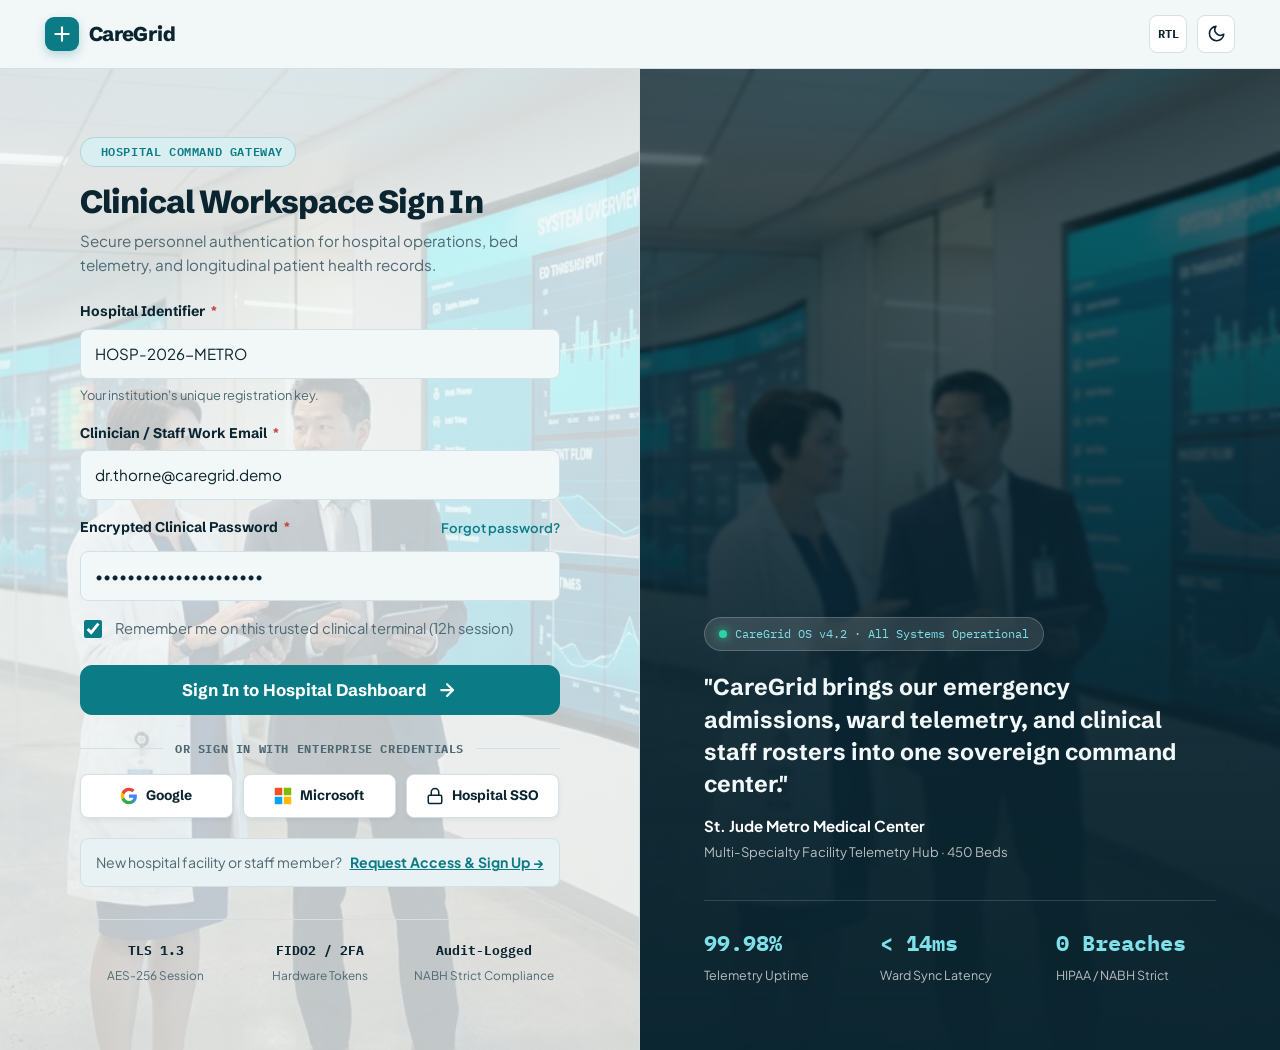
<file: login.html>
<!DOCTYPE html>
<html lang="en" dir="ltr" data-theme="light">
<head>
  <meta charset="UTF-8">
  <meta name="viewport" content="width=device-width, initial-scale=1.0, viewport-fit=cover">
  <title>Hospital Workspace Authentication — CareGrid</title>
  <meta name="description" content="Secure authenticated portal for accredited hospital personnel, physicians, and administrative staff.">
  
  <link rel="preconnect" href="https://fonts.googleapis.com">
  <link rel="preconnect" href="https://fonts.gstatic.com" crossorigin>
  <link href="https://fonts.googleapis.com/css2?family=IBM+Plex+Mono:wght@400;500;600&family=Plus+Jakarta+Sans:wght@400;500;600;700&family=Schibsted+Grotesk:wght@600;700;800&display=swap" rel="stylesheet">
  
  <link rel="stylesheet" href="assets/css/style.css">
  <link rel="icon" type="image/svg+xml" href="data:image/svg+xml,%3Csvg xmlns='http://www.w3.org/2000/svg' viewBox='0 0 24 24' fill='%230A9396'%3E%3Cpath d='M9 3h6v6h6v6h-6v6H9v-6H3V9h6V3z'/%3E%3C/svg%3E">
</head>
<body id="top" class="page-login">

  <!-- ==========================================================================
       LOGIN PAGE NAVBAR (STRICT COMPLIANCE RULE):
       "The Login page navbar must contain ONLY:
        - CareGrid logo on the left.
        - Light/Dark theme toggle icon on the right.
        Do not show:
        - Navigation links.
        - Hamburger menu.
        - Login button.
        - Primary CTA.
        - LTR/RTL controls.
        - Any other navbar actions."
       ========================================================================== -->
  <header class="site-header login-header">
    <div class="navbar login-navbar-full">
      <!-- CareGrid Logo on the Left Side Last -->
      <a href="index.html" class="brand-logo" aria-label="CareGrid Hospital Suite">
        <span class="brand-mark">
          <svg viewBox="0 0 24 24" fill="none" stroke="currentColor" stroke-width="2.5" stroke-linecap="round" stroke-linejoin="round"><path d="M12 4v16M4 12h16"/></svg>
        </span>
        CareGrid
      </a>

      <!-- RTL and Light/Dark Theme Toggle Icon on the Right Side Last -->
      <div class="header-actions">
        <!-- RTL Toggle -->
        <button class="tool-btn dir-toggle-btn" type="button" aria-label="Switch text direction">
          <span class="dir-text">RTL</span>
        </button>

        <!-- Light/Dark Theme Toggle -->
        <button class="tool-btn theme-toggle-btn" type="button" aria-label="Switch theme">
          <svg class="ic theme-icon" viewBox="0 0 24 24" fill="none" stroke="currentColor" stroke-width="2" stroke-linecap="round" stroke-linejoin="round">
            <path d="M21 12.79A9 9 0 1 1 11.21 3 7 7 0 0 0 21 12.79z"/>
          </svg>
        </button>
      </div>
    </div>
  </header>

  <!-- ==========================================================================
       SPLIT-SCREEN LOGIN LAYOUT
       One side: Clean clinical login form
       Other side: High-quality generated hospital/healthcare technology image
       ========================================================================== -->
  <main class="login-split-page">
    <div class="login-split-grid">
      
      <!-- LEFT COLUMN: Clean Clinical Authentication Form -->
      <div class="login-form-col">
        <div class="login-form-box">
          <div class="login-badge-pill">
            <span class="pulse-dot"></span>
            <span>Hospital Command Gateway</span>
          </div>

          <h1 class="login-title">Clinical Workspace Sign In</h1>
          <p class="login-subtitle">
            Secure personnel authentication for hospital operations, bed telemetry, and longitudinal patient health records.
          </p>

          <form data-validate novalidate id="hospitalLoginForm" class="login-form">
            <!-- Hospital ID -->
            <div class="form-group">
              <label for="l-facility">Hospital Identifier <span class="required">*</span></label>
              <input id="l-facility" class="form-control mono" placeholder="e.g. HOSP-2026-METRO" value="HOSP-2026-METRO" required autocomplete="organization">
              <span class="form-error"></span>
              <span class="form-hint">Your institution's unique registration key.</span>
            </div>

            <!-- Email -->
            <div class="form-group">
              <label for="l-email">Clinician / Staff Work Email <span class="required">*</span></label>
              <input id="l-email" type="email" class="form-control" placeholder="doctor.name@hospital.org" value="dr.thorne@caregrid.demo" required autocomplete="email">
              <span class="form-error"></span>
            </div>

            <!-- Password -->
            <div class="form-group">
              <div class="form-label-row">
                <label for="l-password">Encrypted Clinical Password <span class="required">*</span></label>
                <a href="#" class="form-link" id="forgotPasswordBtn">Forgot password?</a>
              </div>
              <input id="l-password" type="password" class="form-control" value="DemoHospitalPass2026!" required autocomplete="current-password">
              <span class="form-error"></span>
            </div>

            <!-- Remember Me -->
            <div class="form-actions-row" style="margin-top: 14px;">
              <label class="checkbox-label">
                <input type="checkbox" id="l-remember" checked>
                <span>Remember me on this trusted clinical terminal (12h session)</span>
              </label>
            </div>

            <!-- Dynamic Feedback Area -->
            <div class="form-feedback" id="loginFeedback"></div>

            <!-- Sign In CTA Button -->
            <button class="btn btn-lg btn-block login-btn" type="submit" id="loginSubmitBtn">
              <span>Sign In to Hospital Dashboard</span>
              <svg class="ic" viewBox="0 0 24 24" fill="none" stroke="currentColor" stroke-width="2.5" stroke-linecap="round" stroke-linejoin="round">
                <line x1="5" y1="12" x2="19" y2="12"/>
                <polyline points="12 5 19 12 12 19"/>
              </svg>
            </button>
          </form>

          <!-- Social / Single Sign-On Options -->
          <div class="social-login-section">
            <div class="login-divider">
              <span>Or sign in with enterprise credentials</span>
            </div>
            
            <div class="social-btn-grid">
              <button type="button" class="btn-social" onclick="window.location.href='dashboard.html'" aria-label="Sign in with Google Workspace">
                <svg class="social-icon" viewBox="0 0 24 24">
                  <path fill="#4285F4" d="M22.56 12.25c0-.78-.07-1.53-.2-2.25H12v4.26h5.92c-.26 1.37-1.04 2.53-2.21 3.31v2.77h3.57c2.08-1.92 3.28-4.74 3.28-8.09z"/>
                  <path fill="#34A853" d="M12 23c2.97 0 5.46-.98 7.28-2.66l-3.57-2.77c-.98.66-2.23 1.06-3.71 1.06-2.86 0-5.29-1.93-6.16-4.53H2.18v2.84C3.99 20.53 7.7 23 12 23z"/>
                  <path fill="#FBBC05" d="M5.84 14.09c-.22-.66-.35-1.36-.35-2.09s.13-1.43.35-2.09V7.06H2.18C1.43 8.55 1 10.22 1 12s.43 3.45 1.18 4.94l2.85-2.22.81-.63z"/>
                  <path fill="#EA4335" d="M12 5.38c1.62 0 3.06.56 4.21 1.64l3.15-3.15C17.45 2.09 14.97 1 12 1 7.7 1 3.99 3.47 2.18 7.06l3.66 2.84c.87-2.6 3.3-4.52 6.16-4.52z"/>
                </svg>
                <span>Google</span>
              </button>

              <button type="button" class="btn-social" onclick="window.location.href='dashboard.html'" aria-label="Sign in with Microsoft 365">
                <svg class="social-icon" viewBox="0 0 24 24">
                  <path fill="#f25022" d="M1 1h10v10H1z"/>
                  <path fill="#00a4ef" d="M1 13h10v10H1z"/>
                  <path fill="#7fba00" d="M13 1h10v10H13z"/>
                  <path fill="#ffb900" d="M13 13h10v10H13z"/>
                </svg>
                <span>Microsoft</span>
              </button>

              <button type="button" class="btn-social" onclick="window.location.href='dashboard.html'" aria-label="Sign in with Hospital SAML SSO">
                <svg class="social-icon" viewBox="0 0 24 24" fill="none" stroke="currentColor" stroke-width="2" stroke-linecap="round" stroke-linejoin="round">
                  <rect x="3" y="11" width="18" height="11" rx="2" ry="2"/>
                  <path d="M7 11V7a5 5 0 0 1 10 0v4"/>
                </svg>
                <span>Hospital SSO</span>
              </button>
            </div>

            <!-- Sign Up Prompt -->
            <div class="signup-prompt">
              <span>New hospital facility or staff member?</span>
              <a href="contact.html" class="signup-link">Request Access &amp; Sign Up &rarr;</a>
            </div>
          </div>

          <!-- Clinical Security Verification Strip -->
          <div class="login-security-strip">
            <div class="sec-item">
              <b class="mono">TLS 1.3</b>
              <span>AES-256 Session</span>
            </div>
            <div class="sec-item">
              <b class="mono">FIDO2 / 2FA</b>
              <span>Hardware Tokens</span>
            </div>
            <div class="sec-item">
              <b class="mono">Audit-Logged</b>
              <span>NABH Strict Compliance</span>
            </div>
          </div>
        </div>
      </div>

      <!-- RIGHT COLUMN: High-Quality Generated Healthcare Photography with Brand Message -->
      <div class="login-visual-col">
        <div class="login-visual-wrap">
          <img src="assets/images/hero-tech-hospital.jpg" alt="Clinical operations command center at modern hospital" class="login-visual-bg" loading="eager">
          <div class="login-visual-overlay"></div>
          
          <div class="login-visual-content">
            <div class="login-visual-badge">
              <span class="live-dot"></span>
              <span>CareGrid OS v4.2 &middot; All Systems Operational</span>
            </div>

            <blockquote class="login-quote">
              "CareGrid brings our emergency admissions, ward telemetry, and clinical staff rosters into one sovereign command center."
            </blockquote>

            <div class="login-cite">
              <b>St. Jude Metro Medical Center</b>
              <span>Multi-Specialty Facility Telemetry Hub &middot; 450 Beds</span>
            </div>

            <div class="login-visual-metrics">
              <div class="v-metric">
                <span class="v-num">99.98%</span>
                <span class="v-lbl">Telemetry Uptime</span>
              </div>
              <div class="v-metric">
                <span class="v-num">&lt; 14ms</span>
                <span class="v-lbl">Ward Sync Latency</span>
              </div>
              <div class="v-metric">
                <span class="v-num">0 Breaches</span>
                <span class="v-lbl">HIPAA / NABH Strict</span>
              </div>
            </div>
          </div>
        </div>
      </div>

    </div>
  </main>

  <script src="assets/js/main.js"></script>
</body>
</html>
</file>
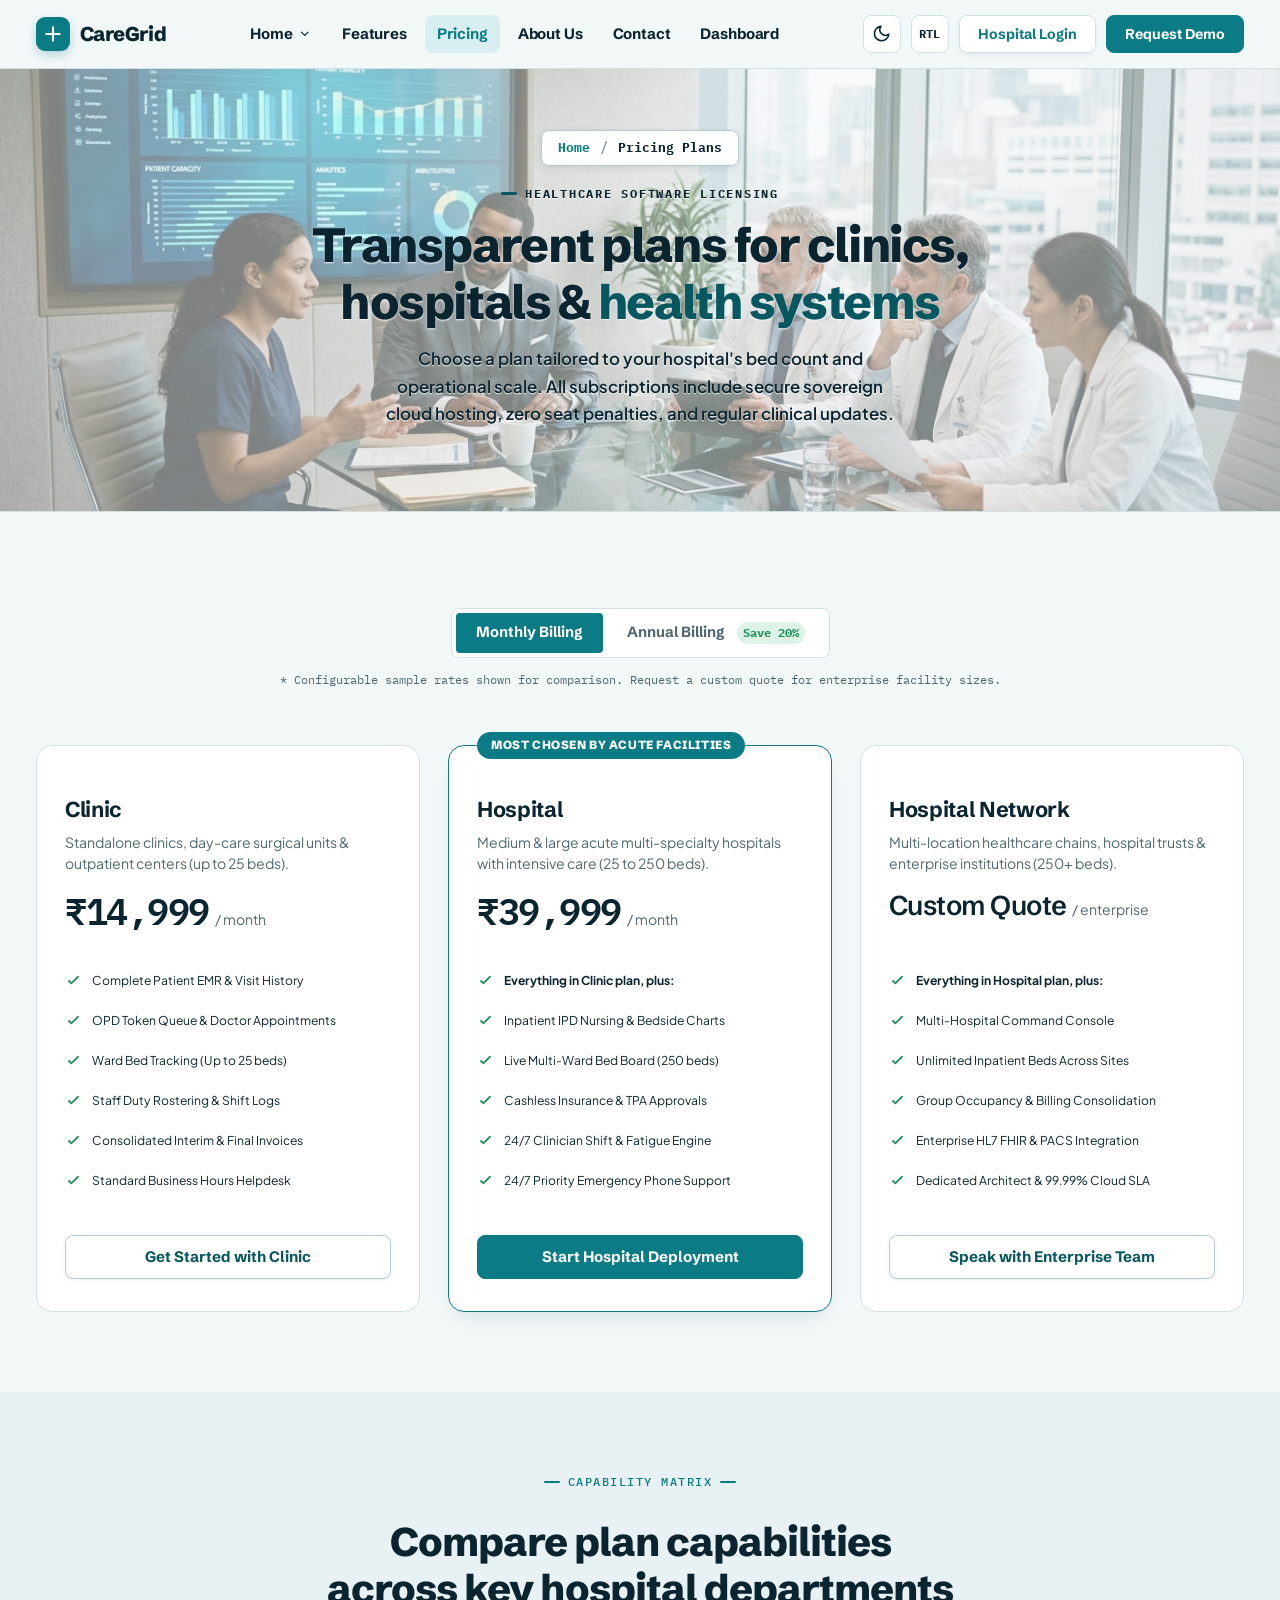
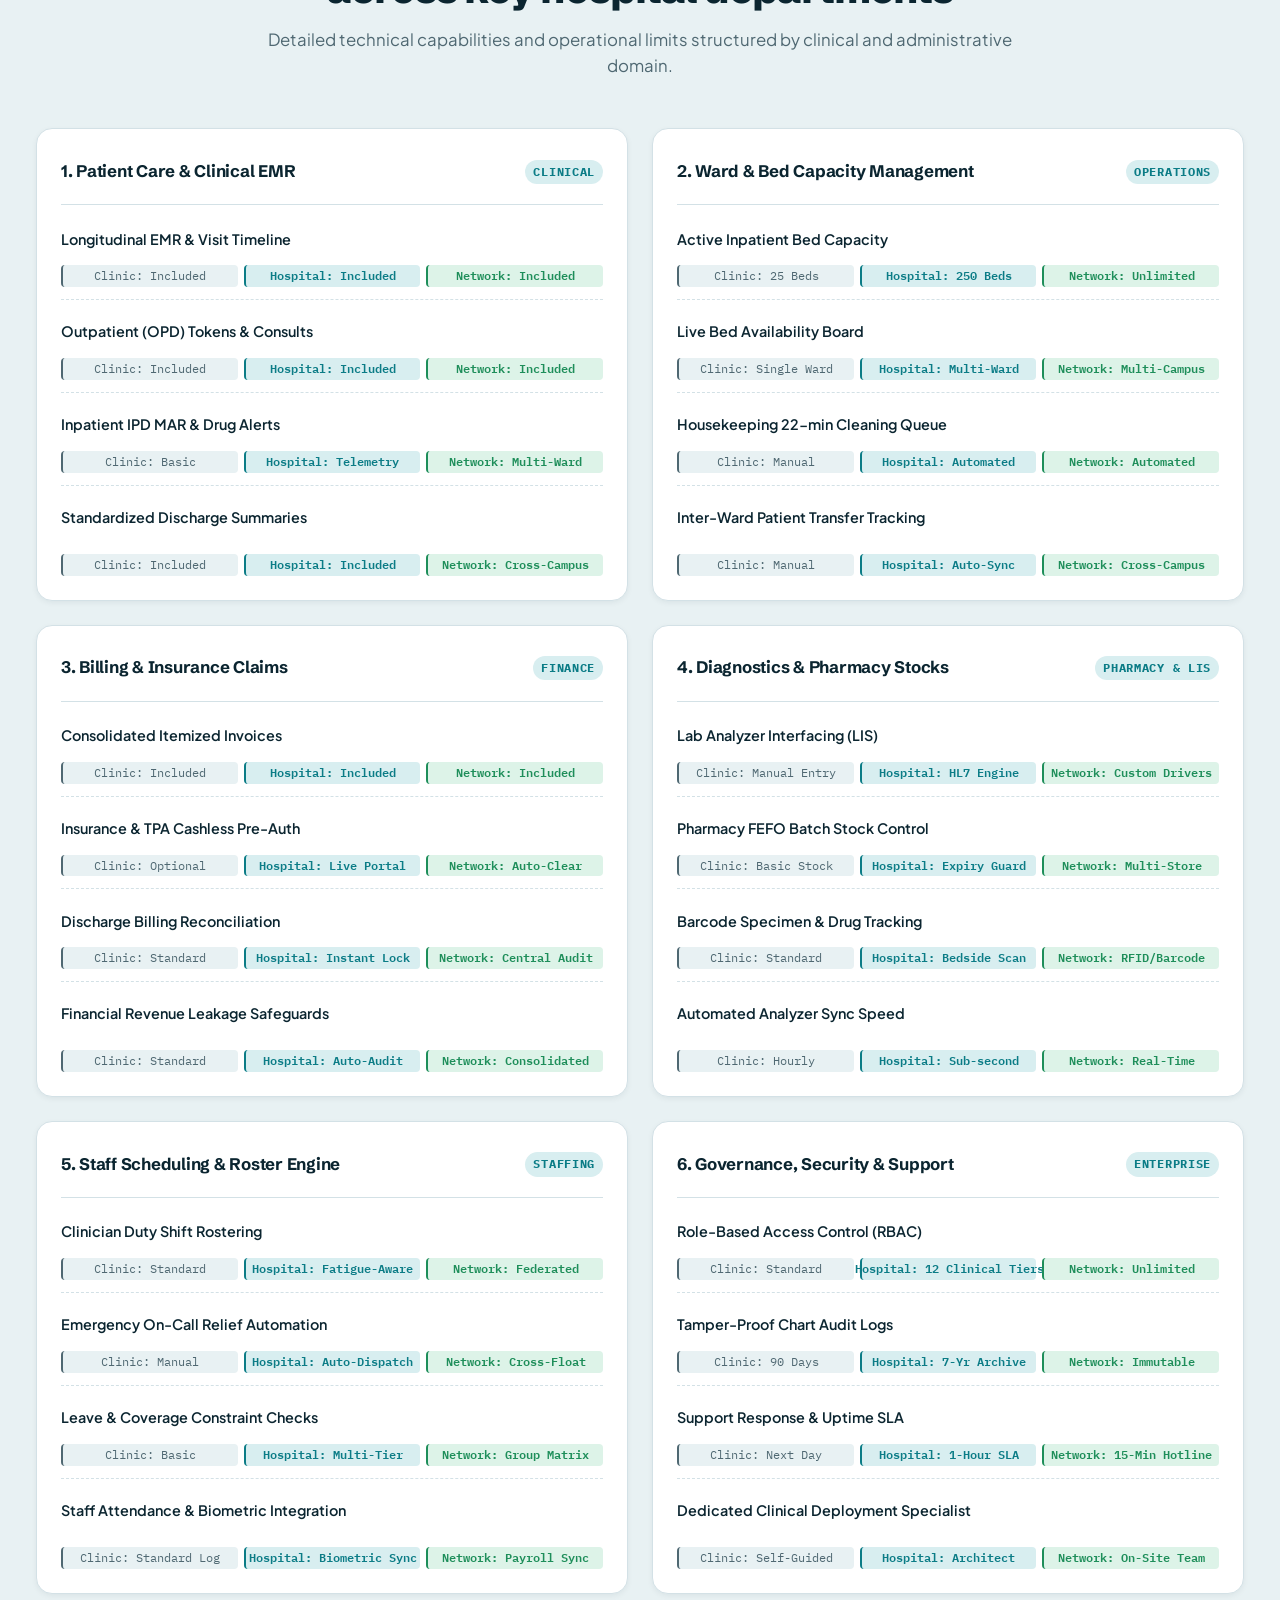
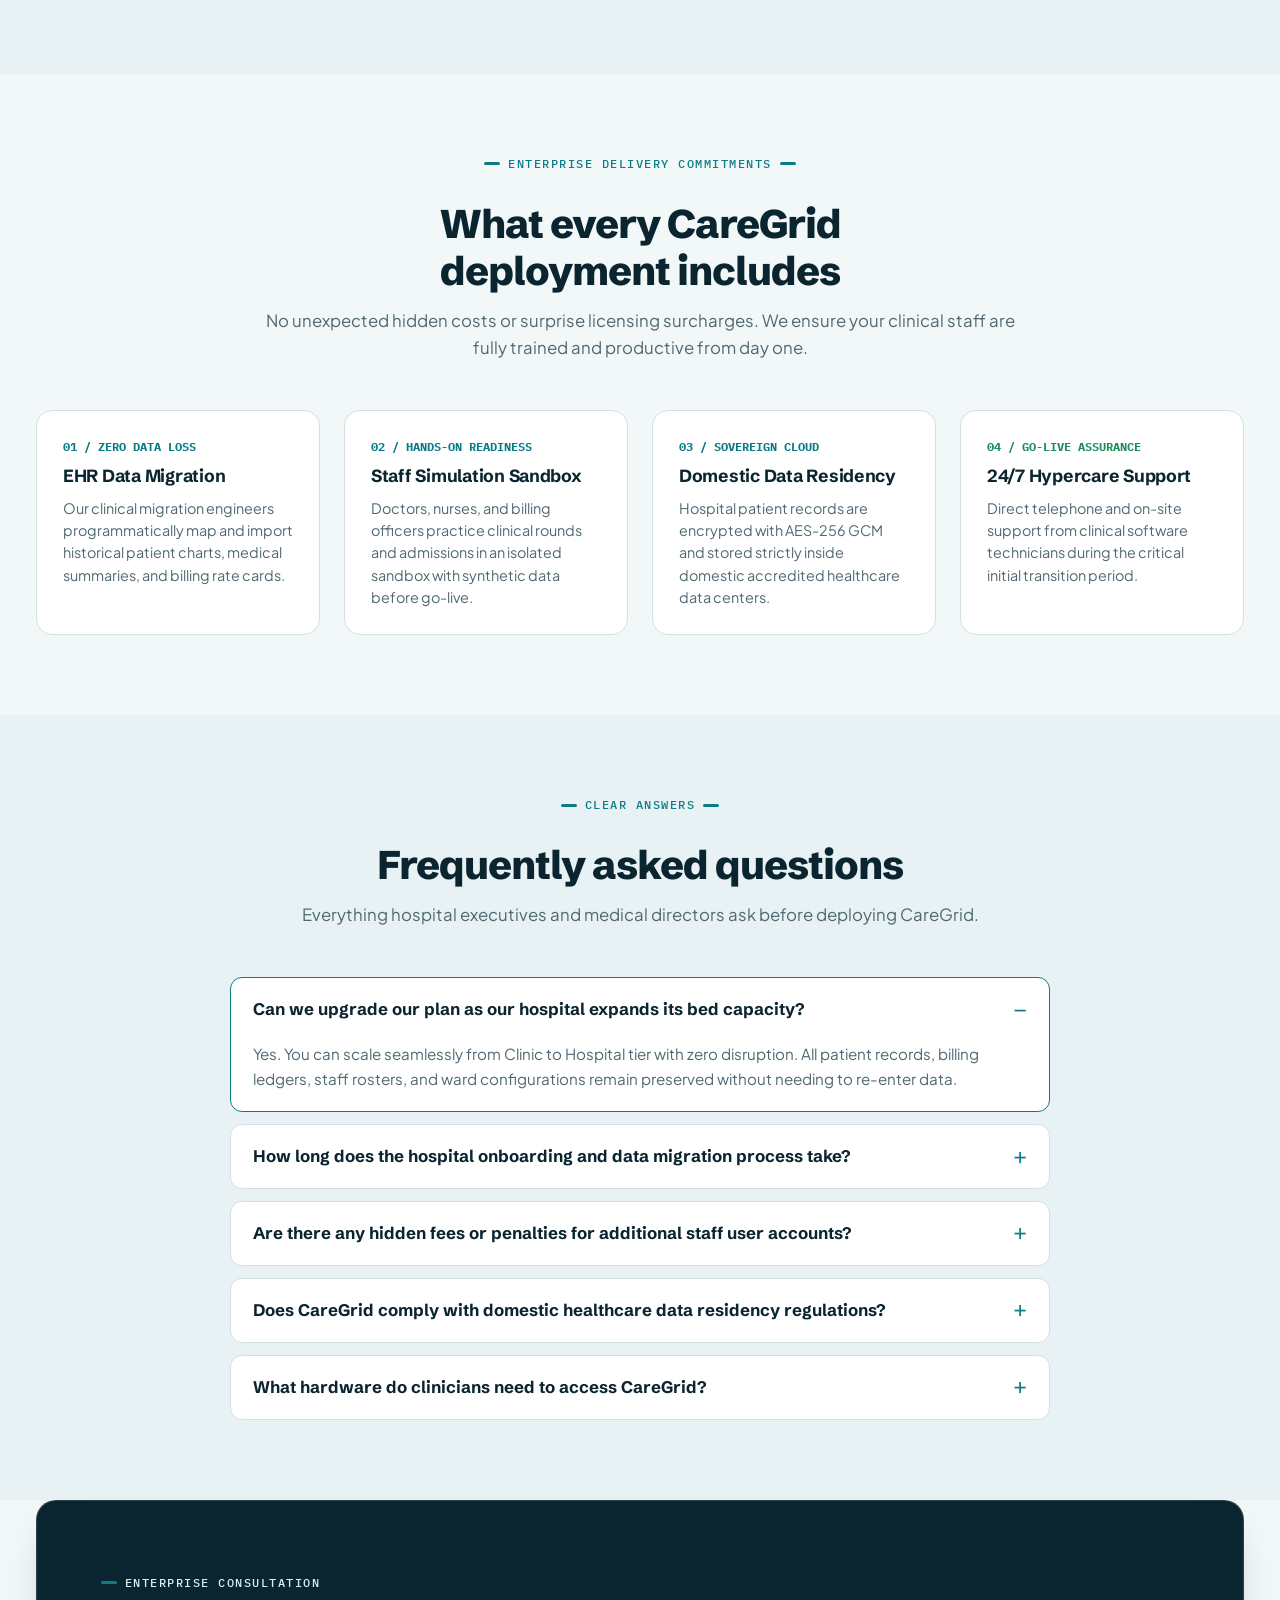
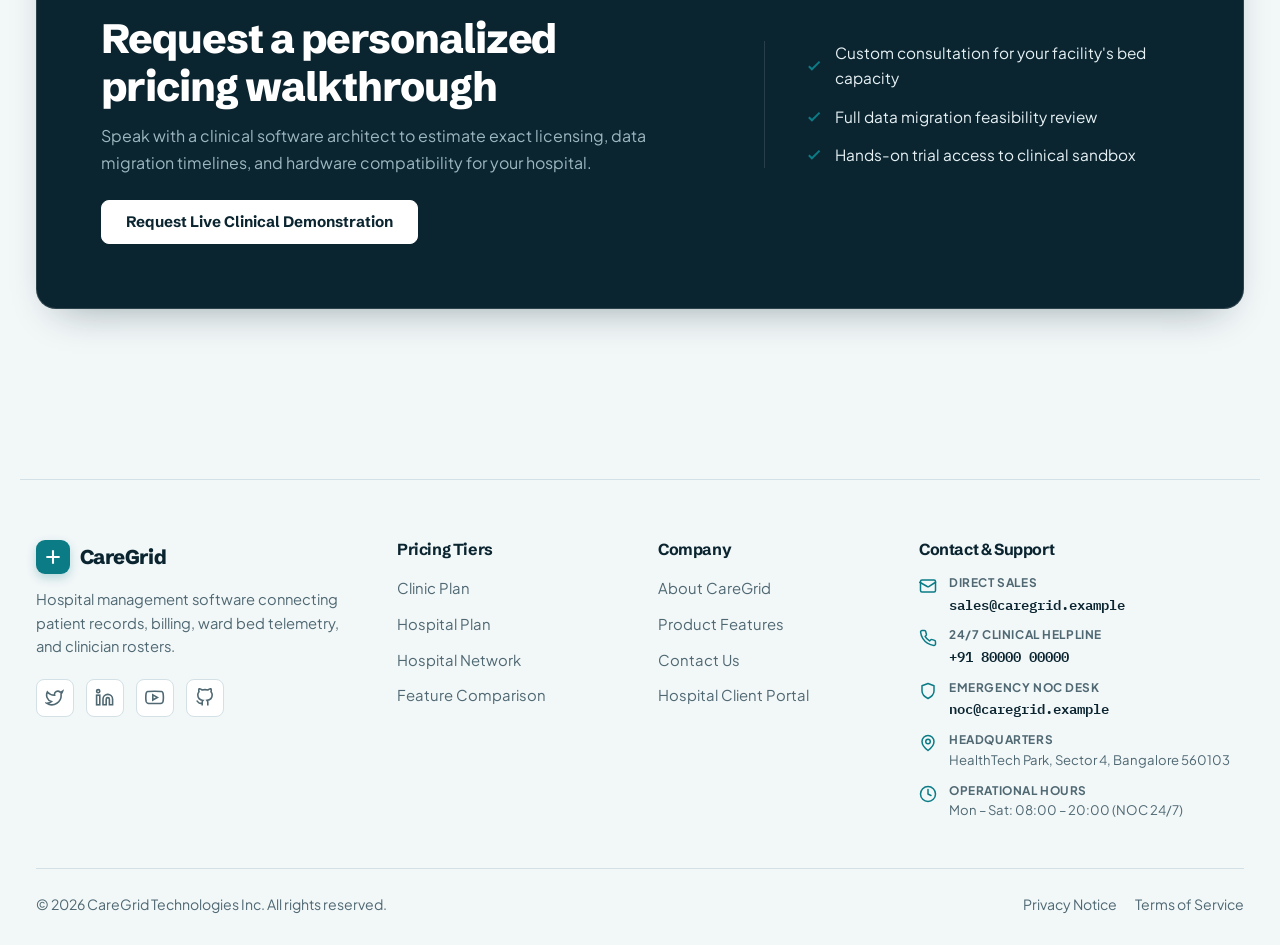
<file: pricing.html>
<!DOCTYPE html>
<html lang="en" dir="ltr" data-theme="light">
<head>
  <meta charset="UTF-8">
  <meta name="viewport" content="width=device-width, initial-scale=1.0, viewport-fit=cover">
  <title>CareGrid Pricing — Transparent Plans for Clinics &amp; Hospitals</title>
  <meta name="description" content="Explore CareGrid's modular, predictable hospital management software pricing. Compare Clinic, Hospital, and Hospital Network tiers with patient records, billing, bed telemetry, and staff rostering.">
  
  <link rel="preconnect" href="https://fonts.googleapis.com">
  <link rel="preconnect" href="https://fonts.gstatic.com" crossorigin>
  <link href="https://fonts.googleapis.com/css2?family=IBM+Plex+Mono:wght@400;500;600;700&family=Plus+Jakarta+Sans:wght@400;500;600;700&family=Schibsted+Grotesk:wght@600;700;800&display=swap" rel="stylesheet">
  
  <link rel="stylesheet" href="assets/css/style.css">
  <link rel="icon" type="image/svg+xml" href="data:image/svg+xml,%3Csvg xmlns='http://www.w3.org/2000/svg' viewBox='0 0 24 24' fill='%230A9396'%3E%3Cpath d='M9 3h6v6h6v6h-6v6H9v-6H3V9h6V3z'/%3E%3C/svg%3E">
</head>
<body id="top" class="page-pricing">

  <!-- ==========================================================================
       PUBLIC NAVBAR
       ========================================================================== -->
  <header class="site-header">
    <div class="wrap navbar">
      <a href="index.html" class="brand-logo" aria-label="CareGrid Hospital Suite">
        <span class="brand-mark">
          <svg viewBox="0 0 24 24" fill="none" stroke="currentColor" stroke-width="2.5" stroke-linecap="round" stroke-linejoin="round"><path d="M12 4v16M4 12h16"/></svg>
        </span>
        CareGrid
      </a>

      <nav class="nav-menu" aria-label="Main Navigation">
        <div class="nav-dropdown nav-item" id="desktopHomeDropdown">
          <a href="index.html" class="nav-link nav-home-link" id="desktopHomeToggle" aria-expanded="false" aria-haspopup="true">
            Home
            <svg class="ic" viewBox="0 0 24 24" fill="none" stroke="currentColor" stroke-width="2" stroke-linecap="round" stroke-linejoin="round" style="width:0.9em;height:0.9em;"><path d="M6 9l6 6 6-6"/></svg>
          </a>
          <ul class="dropdown-menu" aria-label="Home Variations">
            <li>
              <a href="index.html" class="dropdown-link">
                Home 1 &mdash; Live Hospital Operations
                <small>Ward bed boards, telemetry &amp; billing</small>
              </a>
            </li>
            <li>
              <a href="home-2.html" class="dropdown-link">
                Home 2 &mdash; Modern Healthcare Tech
                <small>Editorial cloud architecture &amp; workflows</small>
              </a>
            </li>
          </ul>
        </div>
        <a href="features.html" class="nav-link">Features</a>
        <a href="pricing.html" class="nav-link active">Pricing</a>
        <a href="about.html" class="nav-link">About Us</a>
        <a href="contact.html" class="nav-link">Contact</a>
        <a href="dashboard.html" class="nav-link">Dashboard</a>
      </nav>

      <div class="header-actions">
        <button class="tool-btn theme-toggle-btn desktop-only" type="button" aria-label="Switch theme">
          <svg class="ic theme-icon" viewBox="0 0 24 24" fill="none" stroke="currentColor" stroke-width="2"><path d="M21 12.79A9 9 0 1 1 11.21 3 7 7 0 0 0 21 12.79z"/></svg>
        </button>

        <button class="tool-btn dir-toggle-btn desktop-only" type="button" aria-label="Switch text direction">
          <span class="dir-text">RTL</span>
        </button>

        <!-- Secondary Button Login beside Primary CTA -->
        <a href="login.html" class="btn btn-secondary btn-sm desktop-only">Hospital Login</a>
        <button class="btn btn-sm desktop-only" type="button" data-open-modal="demo">Request Demo</button>

        <button class="hamburger-btn" type="button" id="hamburgerBtn" aria-label="Toggle navigation menu" aria-expanded="false">
          <svg class="ic" viewBox="0 0 24 24" fill="none" stroke="currentColor" stroke-width="2"><path d="M4 6h16M4 12h16M4 18h16"/></svg>
        </button>
      </div>
    </div>
  </header>

  <!-- Mobile Drawer -->
  <div class="mobile-drawer" id="mobileDrawer">
    <div class="mobile-drawer-body">
      <ul class="mobile-nav-links">
        <li>
          <a href="#" class="mobile-dropdown-toggle" id="mobileHomeToggle" aria-expanded="false">
            <span>Home</span>
            <svg class="ic chev-icon" viewBox="0 0 24 24" fill="none" stroke="currentColor" stroke-width="2" stroke-linecap="round" stroke-linejoin="round"><path d="M6 9l6 6 6-6"/></svg>
          </a>
          <div class="mobile-dropdown-content" id="mobileHomeContent" hidden>
            <a href="index.html" class="dropdown-link">Home 1 &mdash; Live Hospital Operations</a>
            <a href="home-2.html" class="dropdown-link">Home 2 &mdash; Modern Healthcare Tech</a>
          </div>
        </li>
        <li><a href="features.html" class="nav-link">Features</a></li>
        <li><a href="pricing.html" class="nav-link active">Pricing</a></li>
        <li><a href="about.html" class="nav-link">About Us</a></li>
        <li><a href="contact.html" class="nav-link">Contact</a></li>
        <li><a href="dashboard.html" class="nav-link">Dashboard</a></li>
      </ul>

      <div class="mobile-controls-row">
        <button class="mobile-ctrl-btn theme-toggle-btn" type="button" aria-label="Switch theme">
          <svg class="ic theme-icon" viewBox="0 0 24 24" fill="none" stroke="currentColor" stroke-width="2"><path d="M21 12.79A9 9 0 1 1 11.21 3 7 7 0 0 0 21 12.79z"/></svg>
          <span class="theme-text">Dark</span>
        </button>
        <button class="mobile-ctrl-btn dir-toggle-btn" type="button" aria-label="Switch text direction">
          <span class="dir-text">RTL</span>
          <span>Direction</span>
        </button>
      </div>

      <div class="mobile-actions-stack">
        <a href="login.html" class="btn btn-secondary btn-block">Hospital Login</a>
        <button class="btn btn-block" type="button" data-open-modal="demo">Request a Demo</button>
      </div>
    </div>
  </div>

  <main>
    <!-- ==========================================================================
         PRICING HERO SECTION
         ========================================================================== -->
    <section class="pricing-hero-section">
      <div class="wrap">
        <div class="pricing-hero-content">
          <div class="breadcrumb" aria-label="Breadcrumbs">
            <a href="index.html">Home</a>
            <span class="breadcrumb-separator">/</span>
            <span class="breadcrumb-current">Pricing Plans</span>
          </div>

          <span class="eyebrow">Healthcare Software Licensing</span>
          <h1>Transparent plans for clinics, hospitals &amp; <em style="font-style:normal; color:var(--brand);">health systems</em></h1>
          <p class="lead">
            Choose a plan tailored to your hospital's bed count and operational scale. All subscriptions include secure sovereign cloud hosting, zero seat penalties, and regular clinical updates.
          </p>

        </div>
      </div>
    </section>

    <!-- ==========================================================================
         THREE POLISHED PRICING CARDS
         ========================================================================== -->
    <section class="sec wrap">
      <!-- Monthly / Annual Billing Toggle -->
      <div class="pricing-toggle-wrap">
        <div class="pricing-toggle" role="group" aria-label="Billing frequency selection">
          <button type="button" data-pricing-toggle data-period="m" aria-pressed="true">Monthly Billing</button>
          <button type="button" data-pricing-toggle data-period="y" aria-pressed="false">
            Annual Billing <span class="discount-pill">Save 20%</span>
          </button>
        </div>
      </div>
      <small class="mono pricing-note">
        * Configurable sample rates shown for comparison. Request a custom quote for enterprise facility sizes.
      </small>
      <div class="grid g3" style="gap:28px; align-items:stretch;">

        <!-- 1. Clinic Plan -->
        <div class="pricing-card">
          <div class="pricing-card-header">
            <h3 class="pricing-card-title">Clinic</h3>
            <p class="pricing-caption">
              Standalone clinics, day-care surgical units &amp; outpatient centers (up to 25 beds).
            </p>
          </div>

          <div class="pricing-amount">
            <span data-price-monthly="14999">&#8377;14,999</span>
            <small class="price-period-label"> / month</small>
          </div>

          <ul class="pricing-features">
            <li>
              <svg class="ic" viewBox="0 0 24 24" fill="none" stroke="currentColor" stroke-width="2.5"><path d="M5 12l4 4 10-10"/></svg>
              <span>Complete Patient EMR &amp; Visit History</span>
            </li>
            <li>
              <svg class="ic" viewBox="0 0 24 24" fill="none" stroke="currentColor" stroke-width="2.5"><path d="M5 12l4 4 10-10"/></svg>
              <span>OPD Token Queue &amp; Doctor Appointments</span>
            </li>
            <li>
              <svg class="ic" viewBox="0 0 24 24" fill="none" stroke="currentColor" stroke-width="2.5"><path d="M5 12l4 4 10-10"/></svg>
              <span>Ward Bed Tracking (Up to 25 beds)</span>
            </li>
            <li>
              <svg class="ic" viewBox="0 0 24 24" fill="none" stroke="currentColor" stroke-width="2.5"><path d="M5 12l4 4 10-10"/></svg>
              <span>Staff Duty Rostering &amp; Shift Logs</span>
            </li>
            <li>
              <svg class="ic" viewBox="0 0 24 24" fill="none" stroke="currentColor" stroke-width="2.5"><path d="M5 12l4 4 10-10"/></svg>
              <span>Consolidated Interim &amp; Final Invoices</span>
            </li>
            <li>
              <svg class="ic" viewBox="0 0 24 24" fill="none" stroke="currentColor" stroke-width="2.5"><path d="M5 12l4 4 10-10"/></svg>
              <span>Standard Business Hours Helpdesk</span>
            </li>
          </ul>

          <button class="btn btn-secondary btn-block" type="button" data-open-modal="demo">Get Started with Clinic</button>
        </div>

        <!-- 2. Hospital Plan (Most Chosen / Featured) -->
        <div class="pricing-card hot">
          <span class="hot-badge">Most Chosen by Acute Facilities</span>

          <div class="pricing-card-header">
            <h3 class="pricing-card-title">Hospital</h3>
            <p class="pricing-caption">
              Medium &amp; large acute multi-specialty hospitals with intensive care (25 to 250 beds).
            </p>
          </div>

          <div class="pricing-amount">
            <span data-price-monthly="39999">&#8377;39,999</span>
            <small class="price-period-label"> / month</small>
          </div>

          <ul class="pricing-features">
            <li>
              <svg class="ic" viewBox="0 0 24 24" fill="none" stroke="currentColor" stroke-width="2.5"><path d="M5 12l4 4 10-10"/></svg>
              <span><strong>Everything in Clinic plan, plus:</strong></span>
            </li>
            <li>
              <svg class="ic" viewBox="0 0 24 24" fill="none" stroke="currentColor" stroke-width="2.5"><path d="M5 12l4 4 10-10"/></svg>
              <span>Inpatient IPD Nursing &amp; Bedside Charts</span>
            </li>
            <li>
              <svg class="ic" viewBox="0 0 24 24" fill="none" stroke="currentColor" stroke-width="2.5"><path d="M5 12l4 4 10-10"/></svg>
              <span>Live Multi-Ward Bed Board (250 beds)</span>
            </li>
            <li>
              <svg class="ic" viewBox="0 0 24 24" fill="none" stroke="currentColor" stroke-width="2.5"><path d="M5 12l4 4 10-10"/></svg>
              <span>Cashless Insurance &amp; TPA Approvals</span>
            </li>
            <li>
              <svg class="ic" viewBox="0 0 24 24" fill="none" stroke="currentColor" stroke-width="2.5"><path d="M5 12l4 4 10-10"/></svg>
              <span>24/7 Clinician Shift &amp; Fatigue Engine</span>
            </li>
            <li>
              <svg class="ic" viewBox="0 0 24 24" fill="none" stroke="currentColor" stroke-width="2.5"><path d="M5 12l4 4 10-10"/></svg>
              <span>24/7 Priority Emergency Phone Support</span>
            </li>
          </ul>

          <button class="btn btn-block" type="button" data-open-modal="demo">Start Hospital Deployment</button>
        </div>

        <!-- 3. Hospital Network Plan (Enterprise) -->
        <div class="pricing-card">
          <div class="pricing-card-header">
            <h3 class="pricing-card-title">Hospital Network</h3>
            <p class="pricing-caption">
              Multi-location healthcare chains, hospital trusts &amp; enterprise institutions (250+ beds).
            </p>
          </div>

          <div class="pricing-amount">
            <span class="pricing-custom-val">Custom Quote</span>
            <small> / enterprise</small>
          </div>

          <ul class="pricing-features">
            <li>
              <svg class="ic" viewBox="0 0 24 24" fill="none" stroke="currentColor" stroke-width="2.5"><path d="M5 12l4 4 10-10"/></svg>
              <span><strong>Everything in Hospital plan, plus:</strong></span>
            </li>
            <li>
              <svg class="ic" viewBox="0 0 24 24" fill="none" stroke="currentColor" stroke-width="2.5"><path d="M5 12l4 4 10-10"/></svg>
              <span>Multi-Hospital Command Console</span>
            </li>
            <li>
              <svg class="ic" viewBox="0 0 24 24" fill="none" stroke="currentColor" stroke-width="2.5"><path d="M5 12l4 4 10-10"/></svg>
              <span>Unlimited Inpatient Beds Across Sites</span>
            </li>
            <li>
              <svg class="ic" viewBox="0 0 24 24" fill="none" stroke="currentColor" stroke-width="2.5"><path d="M5 12l4 4 10-10"/></svg>
              <span>Group Occupancy &amp; Billing Consolidation</span>
            </li>
            <li>
              <svg class="ic" viewBox="0 0 24 24" fill="none" stroke="currentColor" stroke-width="2.5"><path d="M5 12l4 4 10-10"/></svg>
              <span>Enterprise HL7 FHIR &amp; PACS Integration</span>
            </li>
            <li>
              <svg class="ic" viewBox="0 0 24 24" fill="none" stroke="currentColor" stroke-width="2.5"><path d="M5 12l4 4 10-10"/></svg>
              <span>Dedicated Architect &amp; 99.99% Cloud SLA</span>
            </li>
          </ul>

          <button class="btn btn-secondary btn-block" type="button" data-open-modal="demo">Speak with Enterprise Team</button>
        </div>

      </div>
    </section>

    <!-- ==========================================================================
         DETAILED PLAN CAPABILITY MATRIX GRID (MODERN MODULAR LAYOUT)
         ========================================================================== -->
    <section class="sec sec-tint" id="compare">
      <div class="wrap">
        <div class="section-head center">
          <span class="eyebrow">Capability Matrix</span>
          <h2>Compare plan capabilities across key hospital departments</h2>
          <p>
            Detailed technical capabilities and operational limits structured by clinical and administrative domain.
          </p>
        </div>

        <div class="cap-grid">
          <!-- Card 1: Clinical & Patient Records -->
          <div class="cap-card">
            <div class="cap-header">
              <h3>1. Patient Care &amp; Clinical EMR</h3>
              <span class="cap-badge">Clinical</span>
            </div>
            <ul class="cap-list">
              <li class="cap-item">
                <span class="cap-name">Longitudinal EMR &amp; Visit Timeline</span>
                <div class="cap-tiers">
                  <span class="tier-pill clinic">Clinic: Included</span>
                  <span class="tier-pill hospital">Hospital: Included</span>
                  <span class="tier-pill network">Network: Included</span>
                </div>
              </li>
              <li class="cap-item">
                <span class="cap-name">Outpatient (OPD) Tokens &amp; Consults</span>
                <div class="cap-tiers">
                  <span class="tier-pill clinic">Clinic: Included</span>
                  <span class="tier-pill hospital">Hospital: Included</span>
                  <span class="tier-pill network">Network: Included</span>
                </div>
              </li>
              <li class="cap-item">
                <span class="cap-name">Inpatient IPD MAR &amp; Drug Alerts</span>
                <div class="cap-tiers">
                  <span class="tier-pill clinic">Clinic: Basic</span>
                  <span class="tier-pill hospital">Hospital: Telemetry</span>
                  <span class="tier-pill network">Network: Multi-Ward</span>
                </div>
              </li>
              <li class="cap-item">
                <span class="cap-name">Standardized Discharge Summaries</span>
                <div class="cap-tiers">
                  <span class="tier-pill clinic">Clinic: Included</span>
                  <span class="tier-pill hospital">Hospital: Included</span>
                  <span class="tier-pill network">Network: Cross-Campus</span>
                </div>
              </li>
            </ul>
          </div>

          <!-- Card 2: Ward & Bed Capacity -->
          <div class="cap-card">
            <div class="cap-header">
              <h3>2. Ward &amp; Bed Capacity Management</h3>
              <span class="cap-badge">Operations</span>
            </div>
            <ul class="cap-list">
              <li class="cap-item">
                <span class="cap-name">Active Inpatient Bed Capacity</span>
                <div class="cap-tiers">
                  <span class="tier-pill clinic">Clinic: 25 Beds</span>
                  <span class="tier-pill hospital">Hospital: 250 Beds</span>
                  <span class="tier-pill network">Network: Unlimited</span>
                </div>
              </li>
              <li class="cap-item">
                <span class="cap-name">Live Bed Availability Board</span>
                <div class="cap-tiers">
                  <span class="tier-pill clinic">Clinic: Single Ward</span>
                  <span class="tier-pill hospital">Hospital: Multi-Ward</span>
                  <span class="tier-pill network">Network: Multi-Campus</span>
                </div>
              </li>
              <li class="cap-item">
                <span class="cap-name">Housekeeping 22-min Cleaning Queue</span>
                <div class="cap-tiers">
                  <span class="tier-pill clinic">Clinic: Manual</span>
                  <span class="tier-pill hospital">Hospital: Automated</span>
                  <span class="tier-pill network">Network: Automated</span>
                </div>
              </li>
              <li class="cap-item">
                <span class="cap-name">Inter-Ward Patient Transfer Tracking</span>
                <div class="cap-tiers">
                  <span class="tier-pill clinic">Clinic: Manual</span>
                  <span class="tier-pill hospital">Hospital: Auto-Sync</span>
                  <span class="tier-pill network">Network: Cross-Campus</span>
                </div>
              </li>
            </ul>
          </div>

          <!-- Card 3: Billing & TPA Insurance -->
          <div class="cap-card">
            <div class="cap-header">
              <h3>3. Billing &amp; Insurance Claims</h3>
              <span class="cap-badge">Finance</span>
            </div>
            <ul class="cap-list">
              <li class="cap-item">
                <span class="cap-name">Consolidated Itemized Invoices</span>
                <div class="cap-tiers">
                  <span class="tier-pill clinic">Clinic: Included</span>
                  <span class="tier-pill hospital">Hospital: Included</span>
                  <span class="tier-pill network">Network: Included</span>
                </div>
              </li>
              <li class="cap-item">
                <span class="cap-name">Insurance &amp; TPA Cashless Pre-Auth</span>
                <div class="cap-tiers">
                  <span class="tier-pill clinic">Clinic: Optional</span>
                  <span class="tier-pill hospital">Hospital: Live Portal</span>
                  <span class="tier-pill network">Network: Auto-Clear</span>
                </div>
              </li>
              <li class="cap-item">
                <span class="cap-name">Discharge Billing Reconciliation</span>
                <div class="cap-tiers">
                  <span class="tier-pill clinic">Clinic: Standard</span>
                  <span class="tier-pill hospital">Hospital: Instant Lock</span>
                  <span class="tier-pill network">Network: Central Audit</span>
                </div>
              </li>
              <li class="cap-item">
                <span class="cap-name">Financial Revenue Leakage Safeguards</span>
                <div class="cap-tiers">
                  <span class="tier-pill clinic">Clinic: Standard</span>
                  <span class="tier-pill hospital">Hospital: Auto-Audit</span>
                  <span class="tier-pill network">Network: Consolidated</span>
                </div>
              </li>
            </ul>
          </div>

          <!-- Card 4: Diagnostics & Pharmacy -->
          <div class="cap-card">
            <div class="cap-header">
              <h3>4. Diagnostics &amp; Pharmacy Stocks</h3>
              <span class="cap-badge">Pharmacy &amp; LIS</span>
            </div>
            <ul class="cap-list">
              <li class="cap-item">
                <span class="cap-name">Lab Analyzer Interfacing (LIS)</span>
                <div class="cap-tiers">
                  <span class="tier-pill clinic">Clinic: Manual Entry</span>
                  <span class="tier-pill hospital">Hospital: HL7 Engine</span>
                  <span class="tier-pill network">Network: Custom Drivers</span>
                </div>
              </li>
              <li class="cap-item">
                <span class="cap-name">Pharmacy FEFO Batch Stock Control</span>
                <div class="cap-tiers">
                  <span class="tier-pill clinic">Clinic: Basic Stock</span>
                  <span class="tier-pill hospital">Hospital: Expiry Guard</span>
                  <span class="tier-pill network">Network: Multi-Store</span>
                </div>
              </li>
              <li class="cap-item">
                <span class="cap-name">Barcode Specimen &amp; Drug Tracking</span>
                <div class="cap-tiers">
                  <span class="tier-pill clinic">Clinic: Standard</span>
                  <span class="tier-pill hospital">Hospital: Bedside Scan</span>
                  <span class="tier-pill network">Network: RFID/Barcode</span>
                </div>
              </li>
              <li class="cap-item">
                <span class="cap-name">Automated Analyzer Sync Speed</span>
                <div class="cap-tiers">
                  <span class="tier-pill clinic">Clinic: Hourly</span>
                  <span class="tier-pill hospital">Hospital: Sub-second</span>
                  <span class="tier-pill network">Network: Real-Time</span>
                </div>
              </li>
            </ul>
          </div>

          <!-- Card 5: Staff Rostering & Scheduling -->
          <div class="cap-card">
            <div class="cap-header">
              <h3>5. Staff Scheduling &amp; Roster Engine</h3>
              <span class="cap-badge">Staffing</span>
            </div>
            <ul class="cap-list">
              <li class="cap-item">
                <span class="cap-name">Clinician Duty Shift Rostering</span>
                <div class="cap-tiers">
                  <span class="tier-pill clinic">Clinic: Standard</span>
                  <span class="tier-pill hospital">Hospital: Fatigue-Aware</span>
                  <span class="tier-pill network">Network: Federated</span>
                </div>
              </li>
              <li class="cap-item">
                <span class="cap-name">Emergency On-Call Relief Automation</span>
                <div class="cap-tiers">
                  <span class="tier-pill clinic">Clinic: Manual</span>
                  <span class="tier-pill hospital">Hospital: Auto-Dispatch</span>
                  <span class="tier-pill network">Network: Cross-Float</span>
                </div>
              </li>
              <li class="cap-item">
                <span class="cap-name">Leave &amp; Coverage Constraint Checks</span>
                <div class="cap-tiers">
                  <span class="tier-pill clinic">Clinic: Basic</span>
                  <span class="tier-pill hospital">Hospital: Multi-Tier</span>
                  <span class="tier-pill network">Network: Group Matrix</span>
                </div>
              </li>
              <li class="cap-item">
                <span class="cap-name">Staff Attendance &amp; Biometric Integration</span>
                <div class="cap-tiers">
                  <span class="tier-pill clinic">Clinic: Standard Log</span>
                  <span class="tier-pill hospital">Hospital: Biometric Sync</span>
                  <span class="tier-pill network">Network: Payroll Sync</span>
                </div>
              </li>
            </ul>
          </div>

          <!-- Card 6: Governance, Security & SLAs -->
          <div class="cap-card">
            <div class="cap-header">
              <h3>6. Governance, Security &amp; Support</h3>
              <span class="cap-badge">Enterprise</span>
            </div>
            <ul class="cap-list">
              <li class="cap-item">
                <span class="cap-name">Role-Based Access Control (RBAC)</span>
                <div class="cap-tiers">
                  <span class="tier-pill clinic">Clinic: Standard</span>
                  <span class="tier-pill hospital">Hospital: 12 Clinical Tiers</span>
                  <span class="tier-pill network">Network: Unlimited</span>
                </div>
              </li>
              <li class="cap-item">
                <span class="cap-name">Tamper-Proof Chart Audit Logs</span>
                <div class="cap-tiers">
                  <span class="tier-pill clinic">Clinic: 90 Days</span>
                  <span class="tier-pill hospital">Hospital: 7-Yr Archive</span>
                  <span class="tier-pill network">Network: Immutable</span>
                </div>
              </li>
              <li class="cap-item">
                <span class="cap-name">Support Response &amp; Uptime SLA</span>
                <div class="cap-tiers">
                  <span class="tier-pill clinic">Clinic: Next Day</span>
                  <span class="tier-pill hospital">Hospital: 1-Hour SLA</span>
                  <span class="tier-pill network">Network: 15-Min Hotline</span>
                </div>
              </li>
              <li class="cap-item">
                <span class="cap-name">Dedicated Clinical Deployment Specialist</span>
                <div class="cap-tiers">
                  <span class="tier-pill clinic">Clinic: Self-Guided</span>
                  <span class="tier-pill hospital">Hospital: Architect</span>
                  <span class="tier-pill network">Network: On-Site Team</span>
                </div>
              </li>
            </ul>
          </div>
        </div>
      </div>
    </section>

    <!-- ==========================================================================
         INCLUDED SERVICES & ONBOARDING GUARANTEES
         ========================================================================== -->
    <section class="sec wrap">
      <div class="section-head center">
        <span class="eyebrow">Enterprise Delivery Commitments</span>
        <h2>What every CareGrid deployment includes</h2>
        <p>No unexpected hidden costs or surprise licensing surcharges. We ensure your clinical staff are fully trained and productive from day one.</p>
      </div>

      <div class="grid g4" style="margin-top:36px;">
        <div class="card" style="padding:26px; display:flex; flex-direction:column; gap:10px;">
          <span class="mono" style="font-size:0.75rem; font-weight:700; color:var(--brand);">01 / ZERO DATA LOSS</span>
          <h3 style="font-size:1.1rem; margin:0;">EHR Data Migration</h3>
          <p style="font-size:0.9rem; color:var(--muted); line-height:1.55; margin:0;">
            Our clinical migration engineers programmatically map and import historical patient charts, medical summaries, and billing rate cards.
          </p>
        </div>

        <div class="card" style="padding:26px; display:flex; flex-direction:column; gap:10px;">
          <span class="mono" style="font-size:0.75rem; font-weight:700; color:var(--brand);">02 / HANDS-ON READINESS</span>
          <h3 style="font-size:1.1rem; margin:0;">Staff Simulation Sandbox</h3>
          <p style="font-size:0.9rem; color:var(--muted); line-height:1.55; margin:0;">
            Doctors, nurses, and billing officers practice clinical rounds and admissions in an isolated sandbox with synthetic data before go-live.
          </p>
        </div>

        <div class="card" style="padding:26px; display:flex; flex-direction:column; gap:10px;">
          <span class="mono" style="font-size:0.75rem; font-weight:700; color:var(--brand);">03 / SOVEREIGN CLOUD</span>
          <h3 style="font-size:1.1rem; margin:0;">Domestic Data Residency</h3>
          <p style="font-size:0.9rem; color:var(--muted); line-height:1.55; margin:0;">
            Hospital patient records are encrypted with AES-256 GCM and stored strictly inside domestic accredited healthcare data centers.
          </p>
        </div>

        <div class="card" style="padding:26px; display:flex; flex-direction:column; gap:10px;">
          <span class="mono" style="font-size:0.75rem; font-weight:700; color:var(--ok);">04 / GO-LIVE ASSURANCE</span>
          <h3 style="font-size:1.1rem; margin:0;">24/7 Hypercare Support</h3>
          <p style="font-size:0.9rem; color:var(--muted); line-height:1.55; margin:0;">
            Direct telephone and on-site support from clinical software technicians during the critical initial transition period.
          </p>
        </div>
      </div>
    </section>

    <!-- ==========================================================================
         FREQUENTLY ASKED QUESTIONS (FAQ) SECTION
         ========================================================================== -->
    <section class="sec sec-tint" id="faq">
      <div class="wrap">
        <div class="section-head center">
          <span class="eyebrow">Clear Answers</span>
          <h2>Frequently asked questions</h2>
          <p>Everything hospital executives and medical directors ask before deploying CareGrid.</p>
        </div>

        <div class="faq-grid">
          <details class="faq-item" name="pricing-faq" open>
            <summary>Can we upgrade our plan as our hospital expands its bed capacity?</summary>
            <p>
              Yes. You can scale seamlessly from Clinic to Hospital tier with zero disruption. All patient records, billing ledgers, staff rosters, and ward configurations remain preserved without needing to re-enter data.
            </p>
          </details>

          <details class="faq-item" name="pricing-faq">
            <summary>How long does the hospital onboarding and data migration process take?</summary>
            <p>
              For smaller clinics and outpatient units, deployment takes under 5 business days. For acute multi-specialty hospitals (50 to 250 beds), our structured 4-week rollout ensures zero downtime to your live healthcare operations.
            </p>
          </details>

          <details class="faq-item" name="pricing-faq">
            <summary>Are there any hidden fees or penalties for additional staff user accounts?</summary>
            <p>
              No. CareGrid plans are priced transparently by facility bed capacity, not by the number of user seats. You can create as many doctor, nurse, technician, and administrative accounts as your facility needs.
            </p>
          </details>

          <details class="faq-item" name="pricing-faq">
            <summary>Does CareGrid comply with domestic healthcare data residency regulations?</summary>
            <p>
              Yes. All patient medical records and telemetry logs are encrypted using AES-256 and stored exclusively inside certified domestic data centers, ensuring full compliance with domestic healthcare governance mandates.
            </p>
          </details>

          <details class="faq-item" name="pricing-faq">
            <summary>What hardware do clinicians need to access CareGrid?</summary>
            <p>
              CareGrid is fully cloud-native and accessible through standard modern web browsers. It runs smoothly on desktop workstations, nurse station computers, iPads, and Android clinical tablets without requiring proprietary local servers.
            </p>
          </details>
        </div>
      </div>
    </section>

    <!-- ==========================================================================
         FINAL DEMO REQUEST CTA
         ========================================================================== -->
    <section class="sec wrap" style="padding-top:0;">
      <div class="final-cta-card">
        <div>
          <span class="eyebrow" style="color:var(--brand-soft);">Enterprise Consultation</span>
          <h2 style="font-size:clamp(1.8rem, 3.2vw, 2.6rem); color:#FFFFFF; margin-top:10px;">
            Request a personalized pricing walkthrough
          </h2>
          <p style="color:var(--deep-muted); max-width:48ch; font-size:1rem; line-height:1.65; margin-top:12px;">
            Speak with a clinical software architect to estimate exact licensing, data migration timelines, and hardware compatibility for your hospital.
          </p>
          <div style="margin-top:24px;">
            <button class="btn btn-on-deep" type="button" data-open-modal="demo">Request Live Clinical Demonstration</button>
          </div>
        </div>

        <div style="border-left:1px solid rgba(255,255,255,0.12); padding-left:clamp(20px, 3.5vw, 40px);">
          <ul class="final-checklist">
            <li>
              <svg class="ic" viewBox="0 0 24 24" fill="none" stroke="currentColor" stroke-width="2.5"><path d="M5 12l4 4 10-10"/></svg>
              <span>Custom consultation for your facility's bed capacity</span>
            </li>
            <li>
              <svg class="ic" viewBox="0 0 24 24" fill="none" stroke="currentColor" stroke-width="2.5"><path d="M5 12l4 4 10-10"/></svg>
              <span>Full data migration feasibility review</span>
            </li>
            <li>
              <svg class="ic" viewBox="0 0 24 24" fill="none" stroke="currentColor" stroke-width="2.5"><path d="M5 12l4 4 10-10"/></svg>
              <span>Hands-on trial access to clinical sandbox</span>
            </li>
          </ul>
        </div>
      </div>
    </section>
  </main>

  <!-- ==========================================================================
       SHARED FOOTER WITH SOCIAL LINKS & NAVIGATION
       ========================================================================== -->
  <footer class="site-footer wrap">
    <div class="footer-grid">
      <div class="footer-col">
        <a href="index.html" class="brand-logo" style="margin-bottom: 14px;">
          <span class="brand-mark"><svg viewBox="0 0 24 24" fill="none" stroke="currentColor" stroke-width="2.5"><path d="M12 4v16M4 12h16"/></svg></span>
          CareGrid
        </a>
        <p style="font-size:0.92rem; line-height:1.6; max-width:34ch; color:var(--muted);">
          Hospital management software connecting patient records, billing, ward bed telemetry, and clinician rosters.
        </p>
        <div class="footer-socials" aria-label="CareGrid Socials">
          <a href="https://twitter.com" class="social-link" target="_blank" rel="noopener noreferrer" aria-label="Twitter"><svg class="ic" viewBox="0 0 24 24" fill="none" stroke="currentColor" stroke-width="2"><path d="M22 4s-.7 2.1-2 3.4c1.6 10-9.4 17.3-18 11.6 2.2.1 4.4-.6 6-2C3 15.5.5 9.6 3 5c2.2 2.6 5.6 4.1 9 4-.9-4.2 4-6.6 7-3.8 1.1 0 3-1.2 3-1.2z"/></svg></a>
          <a href="https://linkedin.com" class="social-link" target="_blank" rel="noopener noreferrer" aria-label="LinkedIn"><svg class="ic" viewBox="0 0 24 24" fill="none" stroke="currentColor" stroke-width="2"><path d="M16 8a6 6 0 0 1 6 6v7h-4v-7a2 2 0 0 0-2-2 2 2 0 0 0-2 2v7h-4v-7a6 6 0 0 1 6-6z"/><rect x="2" y="9" width="4" height="12"/><circle cx="4" cy="4" r="2"/></svg></a>
          <a href="https://youtube.com" class="social-link" target="_blank" rel="noopener noreferrer" aria-label="YouTube"><svg class="ic" viewBox="0 0 24 24" fill="none" stroke="currentColor" stroke-width="2"><path d="M22.54 6.42a2.78 2.78 0 0 0-1.94-2C18.88 4 12 4 12 4s-6.88 0-8.6.46a2.78 2.78 0 0 0-1.94 2A29 29 0 0 0 1 11.75a29 29 0 0 0 .46 5.33A2.78 2.78 0 0 0 3.4 19c1.72.46 8.6.46 8.6.46s6.88 0 8.6-.46a2.78 2.78 0 0 0 1.94-2 29 29 0 0 0 .46-5.25 29 29 0 0 0-.46-5.33z"/><polygon points="9.75 15.02 15.5 11.75 9.75 8.48 9.75 15.02"/></svg></a>
          <a href="https://github.com" class="social-link" target="_blank" rel="noopener noreferrer" aria-label="GitHub"><svg class="ic" viewBox="0 0 24 24" fill="none" stroke="currentColor" stroke-width="2"><path d="M9 19c-5 1.5-5-2.5-7-3m14 6v-3.87a3.37 3.37 0 0 0-.94-2.61c3.14-.35 6.44-1.54 6.44-7A5.44 5.44 0 0 0 20 4.77 5.07 5.07 0 0 0 19.91 1S18.73.65 16 2.48a13.38 13.38 0 0 0-7 0C6.27.65 5.09 1 5.09 1A5.07 5.07 0 0 0 5 4.77a5.44 5.44 0 0 0-1.5 3.78c0 5.42 3.3 6.61 6.44 7A3.37 3.37 0 0 0 9 18.13V22"/></svg></a>
        </div>
      </div>

      <div class="footer-col">
        <h4>Pricing Tiers</h4>
        <ul class="footer-links">
          <li><a href="pricing.html">Clinic Plan</a></li>
          <li><a href="pricing.html">Hospital Plan</a></li>
          <li><a href="pricing.html">Hospital Network</a></li>
          <li><a href="pricing.html#compare">Feature Comparison</a></li>
        </ul>
      </div>

      <div class="footer-col">
        <h4>Company</h4>
        <ul class="footer-links">
          <li><a href="about.html">About CareGrid</a></li>
          <li><a href="features.html">Product Features</a></li>
          <li><a href="contact.html">Contact Us</a></li>
          <li><a href="login.html">Hospital Client Portal</a></li>
        </ul>
      </div>

      <div class="footer-col">
        <h4>Contact &amp; Support</h4>
        <ul class="footer-contact-list">
          <li class="footer-contact-item">
            <svg class="contact-icon" viewBox="0 0 24 24" fill="none" stroke="currentColor" stroke-width="2" stroke-linecap="round" stroke-linejoin="round" aria-hidden="true">
              <rect x="2" y="4" width="20" height="16" rx="2"/><path d="m22 7-8.97 5.7a1.94 1.94 0 0 1-2.06 0L1 7"/>
            </svg>
            <div class="contact-meta">
              <b>Direct Sales</b>
              <a href="mailto:sales@caregrid.example" class="mono">sales@caregrid.example</a>
            </div>
          </li>
          <li class="footer-contact-item">
            <svg class="contact-icon" viewBox="0 0 24 24" fill="none" stroke="currentColor" stroke-width="2" stroke-linecap="round" stroke-linejoin="round" aria-hidden="true">
              <path d="M22 16.92v3a2 2 0 0 1-2.18 2 19.79 19.79 0 0 1-8.63-3.07 19.5 19.5 0 0 1-6-6 19.79 19.79 0 0 1-3.07-8.67A2 2 0 0 1 4.11 2h3a2 2 0 0 1 2 1.72 12.84 12.84 0 0 0 .7 2.81 2 2 0 0 1-.45 2.11L8.09 9.91a16 16 0 0 0 6 6l1.27-1.27a2 2 0 0 1 2.11-.45 12.84 12.84 0 0 0 2.81.7A2 2 0 0 1 22 16.92z"/>
            </svg>
            <div class="contact-meta">
              <b>24/7 Clinical Helpline</b>
              <a href="tel:+918000000000" class="mono">+91 80000 00000</a>
            </div>
          </li>
          <li class="footer-contact-item">
            <svg class="contact-icon" viewBox="0 0 24 24" fill="none" stroke="currentColor" stroke-width="2" stroke-linecap="round" stroke-linejoin="round" aria-hidden="true">
              <path d="M12 22s8-4 8-10V5l-8-3-8 3v7c0 6 8 10 8 10z"/>
            </svg>
            <div class="contact-meta">
              <b>Emergency NOC Desk</b>
              <a href="mailto:noc@caregrid.example" class="mono">noc@caregrid.example</a>
            </div>
          </li>
          <li class="footer-contact-item">
            <svg class="contact-icon" viewBox="0 0 24 24" fill="none" stroke="currentColor" stroke-width="2" stroke-linecap="round" stroke-linejoin="round" aria-hidden="true">
              <path d="M20 10c0 6-8 12-8 12s-8-6-8-12a8 8 0 0 1 16 0Z"/><circle cx="12" cy="10" r="3"/>
            </svg>
            <div class="contact-meta">
              <b>Headquarters</b>
              <span>HealthTech Park, Sector 4, Bangalore 560103</span>
            </div>
          </li>
          <li class="footer-contact-item">
            <svg class="contact-icon" viewBox="0 0 24 24" fill="none" stroke="currentColor" stroke-width="2" stroke-linecap="round" stroke-linejoin="round" aria-hidden="true">
              <circle cx="12" cy="12" r="10"/><polyline points="12 6 12 12 16 14"/>
            </svg>
            <div class="contact-meta">
              <b>Operational Hours</b>
              <span>Mon – Sat: 08:00 – 20:00 (NOC 24/7)</span>
            </div>
          </li>
        </ul>
      </div>
    </div>

    <div class="footer-bottom">
      <span>&copy; 2026 CareGrid Technologies Inc. All rights reserved.</span>
      <div style="display:flex; gap:18px;">
        <a href="#top" style="color:var(--muted);">Privacy Notice</a>
        <a href="#top" style="color:var(--muted);">Terms of Service</a>
      </div>
    </div>
  </footer>

  <!-- ==========================================================================
       BACK TO TOP BUTTON
       ========================================================================== -->
  <button class="back-to-top" id="backToTop" type="button" aria-label="Back to top">
    <svg class="ic" viewBox="0 0 24 24" fill="none" stroke="currentColor" stroke-width="2.5"><path d="M18 15l-6-6-6 6"/></svg>
  </button>

  <!-- ==========================================================================
       MODAL SCRIM CONTAINER
       ========================================================================== -->
  <div class="scrim-backdrop" id="scrimBackdrop" hidden>
    <div class="modal-dialog" id="modalContainer" role="dialog" aria-modal="true"></div>
  </div>

  <script src="assets/js/main.js"></script>
</body>
</html>
</file>
<file: assets/css/style.css>
@import url('./variables.css');
@import url('./base.css');
@import url('./components.css');
@import url('./rtl.css');

/**
 * CareGrid Hospital Suite - Master Layouts & Hero Styles
 */

/* ==========================================================================
   1. HERO SECTIONS (FULL VIEWPORT HEIGHT ON ALL SCREEN SIZES)
   ========================================================================== */
.hero-section {
  min-height: calc(100vh - var(--header-height));
  display: flex;
  align-items: center;
  padding-block: clamp(32px, 6vh, 64px);
  position: relative;
  overflow: hidden;
}

.hero-grid {
  display: grid;
  grid-template-columns: 1.05fr 0.95fr;
  gap: clamp(32px, 4vw, 56px);
  align-items: center;
  width: 100%;
}

.hero-content {
  display: flex;
  flex-direction: column;
  gap: 20px;
}

.hero-pill {
  display: inline-flex;
  align-items: center;
  gap: 10px;
  border: 1px solid var(--line);
  background-color: var(--surface);
  border-radius: var(--radius-pill);
  padding: 6px 16px 6px 8px;
  font-size: 0.85rem;
  font-weight: 600;
  color: var(--muted);
  width: fit-content;
  box-shadow: var(--shadow-sm);
}

.hero-pill b {
  background-color: var(--brand);
  color: var(--on-brand);
  border-radius: var(--radius-pill);
  padding: 3px 10px;
  font-size: 0.72rem;
  letter-spacing: 0.05em;
}

.hero-title em {
  font-style: normal;
  color: var(--brand);
}

.hero-lead {
  font-size: clamp(1.05rem, 1.8vw, 1.18rem);
  line-height: 1.65;
  color: var(--muted);
  max-width: 52ch;
}

.hero-cta-group {
  display: flex;
  gap: 14px;
  flex-wrap: wrap;
  margin-top: 10px;
}

.hero-proof {
  display: flex;
  gap: 20px 28px;
  flex-wrap: wrap;
  margin-top: 16px;
  color: var(--muted);
  font-size: 0.88rem;
}

.hero-proof span {
  display: inline-flex;
  align-items: center;
  gap: 8px;
}

.hero-proof .ic {
  color: var(--ok);
}

/* Hero Visual Composition */
.hero-visual {
  position: relative;
  display: flex;
  flex-direction: column;
  gap: 16px;
}

.hero-board {
  background-color: var(--surface);
  border: 1px solid var(--line);
  border-radius: var(--radius-xl);
  box-shadow: var(--shadow-lg);
  overflow: hidden;
}

.hero-board-top {
  display: flex;
  justify-content: space-between;
  align-items: center;
  gap: 12px;
  padding: 16px 22px;
  border-bottom: 1px solid var(--line);
  background-color: var(--surface-2);
  flex-wrap: wrap;
}

.hero-board-top b {
  font-size: 0.98rem;
  color: var(--ink);
}

.hero-board-body {
  padding: 20px 22px 24px;
}

.hero-board-subhead {
  display: flex;
  justify-content: space-between;
  align-items: center;
  font-size: 0.85rem;
  color: var(--muted);
  margin-bottom: 14px;
  flex-wrap: wrap;
  gap: 8px;
}

.hero-composite-thumb {
  display: flex;
  align-items: center;
  gap: 14px;
  padding: 12px 16px;
  border: 1px solid var(--line);
  background-color: var(--surface);
  border-radius: var(--radius-md);
  box-shadow: var(--shadow-sm);
}

.hero-composite-thumb img {
  width: 64px;
  height: 48px;
  object-fit: cover;
  border-radius: var(--radius-xs);
}

.hero-composite-thumb b {
  display: block;
  font-size: 0.92rem;
  color: var(--ink);
}

.hero-composite-thumb span {
  font-size: 0.78rem;
  color: var(--muted);
}

/* ==========================================================================
   2. HOME 2 ALTERNATIVE FULL-SCREEN HERO (HEALTHCARE TECHNOLOGY CONCEPT)
   ========================================================================== */
.hero-tech-section {
  min-height: calc(100vh - var(--header-height));
  display: flex;
  align-items: center;
  padding-block: clamp(32px, 6vh, 64px);
  position: relative;
  background: linear-gradient(135deg, var(--bg) 0%, var(--surface-2) 100%);
  border-bottom: 1px solid var(--line);
  overflow: hidden;
}

.hero-tech-grid {
  display: grid;
  grid-template-columns: 1.1fr 0.9fr;
  gap: clamp(32px, 4vw, 60px);
  align-items: center;
  width: 100%;
}

.hero-tech-card {
  position: relative;
  border-radius: var(--radius-xl);
  overflow: hidden;
  box-shadow: var(--shadow-float);
  border: 1px solid var(--line);
  background-color: var(--surface);
}

.hero-tech-card img {
  width: 100%;
  aspect-ratio: 16 / 11;
  object-fit: cover;
}

.hero-tech-overlay {
  position: absolute;
  bottom: 16px;
  left: 16px;
  right: 16px;
  padding: 14px 18px;
  background-color: rgba(11, 37, 48, 0.88);
  backdrop-filter: blur(8px);
  -webkit-backdrop-filter: blur(8px);
  border: 1px solid rgba(255, 255, 255, 0.15);
  border-radius: var(--radius-md);
  color: #FFFFFF;
  display: flex;
  justify-content: space-between;
  align-items: center;
  gap: 12px;
  flex-wrap: wrap;
}

[dir="rtl"] .hero-tech-overlay {
  left: 16px;
  right: 16px;
}

.hero-tech-overlay b {
  font-size: 0.92rem;
  color: #FFFFFF;
}

.hero-tech-overlay .telemetry-tag {
  font-family: var(--font-mono);
  font-size: 0.74rem;
  background-color: var(--brand);
  color: #FFFFFF;
  padding: 3px 8px;
  border-radius: var(--radius-pill);
}

/* Telemetry KPI Strip */
.kpi-strip {
  display: grid;
  grid-template-columns: repeat(4, 1fr);
  gap: 12px;
  margin-top: 32px;
}

.kpi-strip-item {
  background-color: var(--surface);
  border: 1px solid var(--line);
  border-radius: var(--radius-md);
  padding: 14px 12px;
  display: flex;
  flex-direction: column;
  justify-content: flex-start;
  height: 100%;
  box-sizing: border-box;
  transition: transform var(--transition-fast), border-color var(--transition-fast);
}

.kpi-strip-item:hover {
  border-color: var(--brand);
  transform: translateY(-2px);
}

.kpi-strip-item b {
  font-family: var(--font-heading);
  font-size: clamp(1.08rem, 1.28vw, 1.25rem);
  font-weight: 800;
  color: var(--brand);
  letter-spacing: -0.02em;
  display: block;
  white-space: nowrap;
  line-height: 1.2;
}

.kpi-strip-item span {
  font-size: 0.78rem;
  line-height: 1.35;
  color: var(--muted);
  display: block;
  margin-top: 6px;
  min-height: 2.7em;
}

/* ==========================================================================
   3. ASYMMETRIC & ALTERNATING SPLIT SECTIONS (HOME 2)
   ========================================================================== */
.split-section {
  display: grid;
  grid-template-columns: 1fr 1fr;
  gap: clamp(32px, 5vw, 64px);
  align-items: center;
}

.split-section.reverse .split-visual {
  order: -1;
}

.split-content {
  display: flex;
  flex-direction: column;
  gap: 18px;
}

.split-visual {
  background-color: var(--surface);
  border: 1px solid var(--line);
  border-radius: var(--radius-xl);
  overflow: hidden;
  box-shadow: var(--shadow-md);
  align-self: center;
}

.split-visual img {
  width: 100%;
  aspect-ratio: 16 / 10;
  object-fit: cover;
}

.split-visual-body {
  padding: 24px 26px;
}

/* Chronological Clinical Event Stream */
.event-stream {
  display: flex;
  flex-direction: column;
  gap: 14px;
}

.event-item {
  display: flex;
  gap: 16px;
  align-items: flex-start;
  padding-bottom: 12px;
  border-bottom: 1px solid var(--line);
}

.event-item:last-child {
  padding-bottom: 0;
  border-bottom: none;
}

.event-time {
  font-family: var(--font-mono);
  font-size: 0.8rem;
  color: var(--brand);
  font-weight: 700;
  width: 68px;
  flex-shrink: 0;
  padding-top: 1px;
}

.event-info {
  display: flex;
  flex-direction: column;
  gap: 3px;
}

.event-info b {
  font-size: 0.93rem;
  line-height: 1.35;
  color: var(--ink);
}

.event-info span {
  font-size: 0.84rem;
  line-height: 1.45;
  color: var(--muted);
}

/* Problem vs Solution Comparison Grid */
.challenge-grid {
  display: grid;
  grid-template-columns: 1fr 1fr;
  gap: 28px;
}

.challenge-card {
  border-radius: var(--radius-xl);
  overflow: hidden;
  border: 1.5px solid var(--line);
  background-color: var(--surface);
  display: flex;
  flex-direction: column;
  height: 100%;
}

.challenge-card.is-problem {
  border-color: rgba(194, 59, 51, 0.4);
}

.challenge-card.is-solution {
  border-color: rgba(11, 124, 134, 0.6);
  box-shadow: var(--shadow-md);
}

.challenge-header {
  padding: 14px 20px;
  font-family: var(--font-mono);
  font-size: 0.8rem;
  font-weight: 700;
  text-transform: uppercase;
  letter-spacing: 0.08em;
  display: flex;
  align-items: center;
  gap: 8px;
}

.challenge-card.is-problem .challenge-header {
  background-color: var(--crit-soft);
  color: var(--crit);
}

.challenge-card.is-solution .challenge-header {
  background-color: var(--ok-soft);
  color: var(--ok);
}

.challenge-img-wrap {
  width: 100%;
  aspect-ratio: 16 / 10;
  overflow: hidden;
  background-color: var(--surface-2);
}

.challenge-img-wrap img {
  width: 100%;
  height: 100%;
  object-fit: cover;
}

.challenge-body {
  padding: 24px;
  display: flex;
  flex-direction: column;
  gap: 16px;
  flex-grow: 1;
}

.challenge-body h3 {
  font-size: 1.25rem;
  line-height: 1.35;
  color: var(--ink);
  min-height: 2.7em;
  margin: 0;
  display: flex;
  align-items: flex-start;
}

.challenge-body .challenge-lead {
  color: var(--muted);
  font-size: 0.94rem;
  line-height: 1.55;
  min-height: 3.2em;
  margin: 0;
}

.challenge-body ul {
  list-style: none;
  margin: 0;
  padding: 0;
  display: flex;
  flex-direction: column;
  gap: 12px;
  font-size: 0.92rem;
}

.challenge-body li {
  display: flex;
  align-items: center;
  gap: 10px;
  height: 28px;
  line-height: 1.3;
}

.challenge-body li span {
  white-space: nowrap;
  font-size: clamp(0.78rem, 0.95vw, 0.92rem);
  color: var(--ink);
}

.challenge-body li .ic {
  flex-shrink: 0;
  width: 18px;
  height: 18px;
}

/* ==========================================================================
   4. TRUST & LOGO PRESENTATION (ILLUSTRATIVE PLACEHOLDERS)
   ========================================================================== */
.trust-strip {
  padding-block: 36px;
  border-block: 1px solid var(--line);
  display: flex;
  flex-direction: column;
  align-items: center;
  text-align: center;
  gap: 20px;
}

.trust-title {
  font-size: 0.88rem;
  color: var(--muted);
  font-weight: 500;
  text-align: center;
  max-width: none;
}

.trust-title span {
  font-family: var(--font-mono);
  font-size: 0.78rem;
  font-weight: 700;
  text-transform: uppercase;
  letter-spacing: 0.08em;
  color: var(--brand);
  display: block;
  margin-bottom: 4px;
}

.trust-title small {
  display: block;
  font-size: 0.88rem;
  color: var(--muted);
  margin-top: 2px;
}

.trust-logos {
  display: flex;
  gap: 20px clamp(24px, 4vw, 56px);
  flex-wrap: wrap;
  width: 100%;
  justify-content: center;
  align-items: center;
}

.trust-brand {
  font-family: var(--font-heading);
  font-weight: 800;
  font-size: clamp(1.02rem, 1.25vw, 1.15rem);
  letter-spacing: -0.02em;
  color: var(--muted);
  opacity: 0.85;
  transition: opacity var(--transition-fast), color var(--transition-fast);
  white-space: nowrap;
}

.trust-brand:hover {
  opacity: 1;
  color: var(--brand);
}

/* ==========================================================================
   5. INTERACTIVE DASHBOARD MINI PREVIEW
   ========================================================================== */
.dash-kpis {
  display: grid;
  grid-template-columns: repeat(auto-fit, minmax(130px, 1fr));
  gap: 14px;
}

.dash-kpi-box {
  border: 1px solid var(--line);
  border-radius: var(--radius-sm);
  padding: 14px 16px;
  background-color: var(--bg);
}

.dash-kpi-box span {
  display: block;
  font-size: 0.76rem;
  color: var(--muted);
}

.dash-kpi-box b {
  font-family: var(--font-mono);
  font-weight: 600;
  font-size: 1.35rem;
  letter-spacing: -0.03em;
  color: var(--ink);
}

/* Daily Collections Bar Chart */
.collections-chart {
  display: flex;
  align-items: flex-end;
  gap: 12px;
  height: 160px;
  padding: 12px 6px 0;
  border-bottom: 1px solid var(--line);
  background: repeating-linear-gradient(to top, transparent 0 38px, var(--line) 38px 39px);
}

.chart-col {
  flex: 1;
  display: flex;
  flex-direction: column;
  justify-content: flex-end;
  align-items: center;
  gap: 6px;
  height: 100%;
  min-width: 0;
}

.chart-bar {
  width: 100%;
  max-width: 46px;
  background-color: var(--brand);
  border-radius: 6px 6px 0 0;
  transition: height 0.4s ease, background-color var(--transition-fast);
}

.chart-bar:hover {
  background-color: var(--brand-hover);
}

.chart-col span {
  font-family: var(--font-mono);
  font-size: 0.72rem;
  color: var(--muted);
}

.chart-axis {
  display: flex;
  gap: 12px;
  padding: 8px 6px 0;
}

.chart-axis span {
  flex: 1;
  text-align: center;
  font-family: var(--font-mono);
  font-size: 0.75rem;
  color: var(--muted);
}

/* Wards Grid */
.wards-grid {
  display: grid;
  grid-template-columns: repeat(auto-fit, minmax(min(100%, 260px), 1fr));
  gap: 18px;
}

.ward-card {
  border: 1px solid var(--line);
  border-radius: var(--radius-sm);
  padding: 16px;
  background-color: var(--surface);
  box-shadow: var(--shadow-sm);
  display: flex;
  flex-direction: column;
}

.ward-card .hero-board-subhead {
  display: flex;
  flex-direction: column;
  align-items: flex-start;
  gap: 4px;
  min-height: 48px;
  margin-bottom: 12px;
}

.ward-card .hero-board-subhead b {
  font-size: 0.92rem;
  line-height: 1.25;
  color: var(--ink);
}

.ward-card .hero-board-subhead .mono {
  font-size: 0.78rem;
  color: var(--muted);
  font-weight: 600;
}

.ward-card .beds-grid {
  grid-template-columns: repeat(6, 1fr);
  gap: 6px;
}

/* Roster Table */
.roster-table {
  width: 100%;
  min-width: 660px;
  border-collapse: collapse;
}

.roster-table td.s,
.roster-table th.s {
  text-align: center;
  padding: 10px 6px;
  width: 44px;
  min-width: 40px;
}

.roster-table th:first-child,
.roster-table td:first-child {
  padding-left: 16px;
}

.roster-table th:last-child,
.roster-table td:last-child {
  padding-right: 16px;
}

.roster-table .shift-badge {
  display: inline-flex;
  align-items: center;
  justify-content: center;
  width: 32px;
  height: 28px;
  border-radius: 6px;
  font-family: var(--font-mono);
  font-size: 0.78rem;
  font-weight: 700;
  cursor: pointer;
  user-select: none;
  border: 1px solid transparent;
  transition: transform 0.15s ease, box-shadow 0.15s ease;
}

.roster-table .shift-badge:hover {
  transform: scale(1.12);
  box-shadow: 0 2px 6px rgba(0, 0, 0, 0.15);
}

.roster-table .shift-badge:active {
  transform: scale(0.96);
}

.s-M { background-color: var(--info-soft); color: var(--info); }
.s-E { background-color: var(--warn-soft); color: var(--warn); }
.s-N { background-color: var(--brand-soft); color: var(--brand); }
.s-O { color: var(--muted); }

/* ==========================================================================
   6. ROLLOUT STEPS & TESTIMONIALS (Deep Navy Section)
   ========================================================================== */
.rollout-steps {
  display: grid;
  grid-template-columns: repeat(auto-fit, minmax(min(100%, 250px), 1fr));
  border: 1px solid var(--line);
  border-radius: var(--radius-lg);
  overflow: hidden;
}

.step-card {
  padding: 28px 24px;
  border-right: 1px solid var(--line);
  border-bottom: 1px solid var(--line);
  background-color: var(--surface);
  display: flex;
  flex-direction: column;
  gap: 12px;
  height: 100%;
  box-sizing: border-box;
}

[dir="rtl"] .step-card {
  border-right: none;
  border-left: 1px solid var(--line);
}

.step-card .week-tag {
  font-family: var(--font-mono);
  font-size: 0.78rem;
  font-weight: 700;
  color: var(--brand);
  letter-spacing: 0.08em;
}

.step-card h3 {
  font-size: 1.18rem;
  line-height: 1.35;
  color: var(--ink);
  min-height: 2.7em;
  margin: 0;
  display: flex;
  align-items: flex-start;
}

.step-card p {
  color: var(--muted);
  font-size: 0.92rem;
  line-height: 1.55;
  margin: 0;
  flex-grow: 1;
}

.quote-grid {
  display: grid;
  grid-template-columns: repeat(auto-fit, minmax(min(100%, 340px), 1fr));
  gap: 24px;
  margin-top: 48px;
}

.quote-card {
  padding: 30px;
  border-radius: var(--radius-lg);
  background-color: rgba(255, 255, 255, 0.04);
  border: 1px solid var(--deep-line);
  display: flex;
  flex-direction: column;
  gap: 20px;
}

.quote-card p {
  font-size: 1.08rem;
  line-height: 1.65;
  color: var(--deep-ink);
}

.quote-author {
  display: flex;
  align-items: center;
  gap: 14px;
  margin-top: auto;
}

.author-avatar {
  width: 44px;
  height: 44px;
  border-radius: 50%;
  background-color: var(--brand);
  color: var(--on-brand);
  display: grid;
  place-items: center;
  font-family: var(--font-heading);
  font-weight: 800;
  font-size: 1.1rem;
  flex-shrink: 0;
}

.author-meta b {
  display: block;
  font-size: 0.98rem;
  color: var(--deep-ink);
}

.author-meta span {
  font-size: 0.84rem;
  color: var(--deep-muted);
}

/* ==========================================================================
   7. FINAL CTA BANNER
   ========================================================================== */
.final-cta-card {
  border-radius: var(--radius-xl);
  background-color: var(--deep);
  color: var(--deep-ink);
  padding: clamp(32px, 5vw, 64px);
  display: grid;
  grid-template-columns: 1.2fr 0.8fr;
  gap: 40px;
  align-items: center;
  border: 1px solid var(--deep-line);
  box-shadow: var(--shadow-lg);
}

.final-cta-card h2 {
  color: var(--deep-ink);
}

.final-cta-card p {
  color: var(--deep-muted);
  margin-top: 14px;
  font-size: 1.05rem;
}

.final-checklist {
  list-style: none;
  padding: 0;
  margin: 0;
  display: flex;
  flex-direction: column;
  gap: 14px;
}

.final-checklist li {
  display: flex;
  align-items: center;
  gap: 12px;
  color: var(--deep-ink);
  font-size: 0.96rem;
}

.final-checklist li .ic {
  color: var(--brand);
}

/* ==========================================================================
   8. RESPONSIVENESS & MEDIA QUERIES
   ========================================================================== */
@media (max-width: 1200px) {
  .hero-grid,
  .hero-tech-grid,
  .split-section,
  .final-cta-card {
    grid-template-columns: 1fr;
  }
  .split-section.reverse .split-visual {
    order: 0;
  }
  /* iPad / iPad Pro Rule: Maximum TWO cards per row */
  .kpi-strip {
    grid-template-columns: repeat(2, 1fr);
  }
}

@media (max-width: 980px) {
  .challenge-grid {
    grid-template-columns: 1fr;
  }
  .challenge-body li {
    height: auto;
    align-items: flex-start;
  }
  .challenge-body li span {
    white-space: normal;
  }
  .challenge-body h3,
  .challenge-body .challenge-lead {
    min-height: auto;
  }
}

@media (max-width: 680px) {
  .kpi-strip {
    grid-template-columns: 1fr;
  }
  .hero-section,
  .hero-tech-section {
    padding-block: 40px;
  }
}

/* ==========================================================================
   9. PHASE 3 — FEATURES PAGE COMPONENT STYLES (CLEAN & SIMPLE)
   ========================================================================== */
.features-hero-section {
  min-height: 380px;
  display: flex;
  align-items: center;
  justify-content: center;
  padding-block: clamp(48px, 6vw, 68px);
  border-bottom: 1px solid var(--line);
  background-color: var(--bg);
  box-sizing: border-box;
}

.features-hero-content {
  max-width: 820px;
  margin-inline: auto;
  text-align: center;
  display: flex;
  flex-direction: column;
  align-items: center;
}

.features-hero-banner {
  margin-top: 36px;
  width: 100%;
  border-radius: var(--radius-xl);
  overflow: hidden;
  border: 1px solid var(--line);
  box-shadow: var(--shadow-md);
  position: relative;
  background-color: var(--surface);
}

.features-hero-banner img {
  width: 100%;
  aspect-ratio: 21 / 9;
  object-fit: cover;
  display: block;
}

@media (max-width: 768px) {
  .features-hero-banner img {
    aspect-ratio: 16 / 9;
  }
}

.features-hero-badge {
  position: absolute;
  bottom: 16px;
  left: 20px;
  background-color: rgba(11, 37, 48, 0.88);
  backdrop-filter: blur(8px);
  -webkit-backdrop-filter: blur(8px);
  border: 1px solid rgba(255, 255, 255, 0.15);
  color: #FFFFFF;
  padding: 8px 16px;
  border-radius: var(--radius-pill);
  font-size: 0.84rem;
  font-family: var(--font-mono);
  display: inline-flex;
  align-items: center;
  gap: 8px;
}

[dir="rtl"] .features-hero-badge {
  left: auto;
  right: 20px;
}

/* Feature Alternating Section Deep-Dive (Clean & Spacious) */
.feature-row {
  display: grid;
  grid-template-columns: 1fr 1fr;
  gap: clamp(36px, 5vw, 64px);
  align-items: center;
  padding-block: clamp(48px, 6vw, 76px);
  border-bottom: 1px solid var(--line);
}

.feature-row:last-of-type {
  border-bottom: none;
}

.feature-content {
  display: flex;
  flex-direction: column;
  gap: 14px;
}

.feature-content h2 {
  font-size: clamp(1.6rem, 2.6vw, 2.1rem);
  line-height: 1.24;
}

.feature-content p {
  color: var(--muted);
  font-size: 1rem;
  line-height: 1.65;
  margin: 0;
}

.feature-bullets {
  list-style: none;
  padding: 0;
  margin: 6px 0 0;
  display: flex;
  flex-direction: column;
  gap: 10px;
}

.feature-bullets li {
  display: flex;
  align-items: flex-start;
  gap: 10px;
  font-size: 0.94rem;
  color: var(--ink);
  line-height: 1.5;
}

.feature-bullets li .bullet-dot {
  width: 7px;
  height: 7px;
  border-radius: 50%;
  background-color: var(--brand);
  margin-top: 7px;
  flex-shrink: 0;
}

/* Feature Visual Card - Clean, Uncluttered, Focused */
.feature-visual {
  border-radius: var(--radius-xl);
  overflow: hidden;
  border: 1px solid var(--line);
  background-color: var(--surface);
  box-shadow: var(--shadow-sm);
  position: relative;
  transition: transform var(--transition-normal), box-shadow var(--transition-normal);
}

.feature-visual:hover {
  transform: translateY(-2px);
  box-shadow: var(--shadow-md);
}

.feature-visual-img {
  width: 100%;
  aspect-ratio: 16 / 11;
  object-fit: cover;
  display: block;
}

.feature-visual-caption {
  padding: 14px 20px;
  background-color: var(--surface);
  border-top: 1px solid var(--line);
  display: flex;
  justify-content: space-between;
  align-items: center;
  gap: 12px;
  flex-wrap: wrap;
}

.feature-visual-caption b {
  font-family: var(--font-mono);
  font-size: 0.8rem;
  letter-spacing: 0.04em;
  color: var(--ink);
}

.feature-visual-caption .metric-pill {
  font-family: var(--font-mono);
  font-size: 0.74rem;
  font-weight: 700;
  color: var(--brand);
  background-color: var(--surface-2);
  padding: 3px 10px;
  border-radius: var(--radius-pill);
}

/* Visual Hospital Inter-Departmental Continuum Workflow */
.continuum-section {
  padding-block: clamp(56px, 7vw, 84px);
  background-color: var(--surface-2);
  border-block: 1px solid var(--line);
}

.continuum-grid {
  display: grid;
  grid-template-columns: repeat(5, 1fr);
  gap: 14px;
  margin-top: 36px;
  position: relative;
}

.continuum-card {
  background-color: var(--surface);
  border: 1px solid var(--line);
  border-radius: var(--radius-md);
  padding: 20px 16px;
  display: flex;
  flex-direction: column;
  gap: 8px;
  box-shadow: var(--shadow-xs);
  transition: transform var(--transition-fast), border-color var(--transition-fast);
}

.continuum-card:hover {
  transform: translateY(-2px);
  border-color: var(--brand);
}

.continuum-step {
  font-family: var(--font-mono);
  font-size: 0.72rem;
  font-weight: 700;
  color: var(--brand);
  text-transform: uppercase;
  letter-spacing: 0.08em;
  display: flex;
  align-items: center;
  justify-content: space-between;
}

.continuum-step::after {
  content: "→";
  font-size: 1.1rem;
  color: var(--muted);
  line-height: 1;
}

.continuum-card:last-child .continuum-step::after {
  content: "✓";
  color: var(--ok);
}

[dir="rtl"] .continuum-step::after {
  content: "←";
}
[dir="rtl"] .continuum-card:last-child .continuum-step::after {
  content: "✓";
}

.continuum-card h3 {
  font-size: 1rem;
  margin: 0;
  color: var(--ink);
}

.continuum-card p {
  font-size: 0.85rem;
  color: var(--muted);
  line-height: 1.5;
  margin: 0;
}

@media (max-width: 1200px) {
  .feature-row {
    grid-template-columns: 1fr;
    gap: 32px;
  }
  .feature-row .feature-visual {
    order: 1;
  }
  .feature-row .feature-content {
    order: 2;
  }
  /* iPad / iPad Pro Rule: Maximum TWO cards per row */
  .continuum-grid {
    grid-template-columns: repeat(2, 1fr);
  }
}

@media (max-width: 680px) {
  .continuum-grid {
    grid-template-columns: 1fr;
  }
  .continuum-step::after {
    content: "↓";
  }
  [dir="rtl"] .continuum-step::after {
    content: "↓";
  }
}

/* ==========================================================================
   10. PHASE 4 — PRICING PAGE COMPONENT STYLES
   ========================================================================== */
.pricing-hero-section {
  min-height: 425px;
  display: flex;
  align-items: center;
  justify-content: center;
  padding-block: clamp(48px, 6vw, 68px);
  border-bottom: 1px solid var(--line);
  background-color: var(--bg);
  text-align: center;
  box-sizing: border-box;
}

.pricing-hero-content {
  max-width: 820px;
  margin-inline: auto;
  display: flex;
  flex-direction: column;
  align-items: center;
}

/* ==========================================================================
   Capability Matrix Grid (Modern Modular Replacement for Raw Table)
   ========================================================================== */
.cap-grid {
  display: grid;
  grid-template-columns: repeat(2, minmax(0, 1fr));
  gap: 24px;
  margin-top: 36px;
  align-items: stretch;
}

.cap-card {
  min-width: 0;
  background-color: var(--surface);
  border: 1px solid var(--line);
  border-radius: var(--radius-lg);
  padding: 24px;
  display: flex;
  flex-direction: column;
  gap: 16px;
  box-shadow: var(--shadow-sm);
  transition: transform var(--transition-fast), border-color var(--transition-fast);
  height: 100%;
}

.cap-card:hover {
  border-color: var(--brand);
  transform: translateY(-2px);
}

.cap-header {
  display: flex;
  align-items: center;
  justify-content: space-between;
  border-bottom: 1px solid var(--line);
  padding-bottom: 14px;
  min-height: 52px;
  gap: 10px;
}

.cap-header h3 {
  font-size: 1.05rem;
  font-weight: 700;
  color: var(--ink);
  margin: 0;
  line-height: 1.3;
}

.cap-badge {
  font-family: var(--font-mono);
  font-size: 0.72rem;
  font-weight: 700;
  text-transform: uppercase;
  letter-spacing: 0.06em;
  padding: 3px 8px;
  border-radius: var(--radius-pill);
  background-color: var(--brand-soft);
  color: var(--brand);
  flex-shrink: 0;
}

.cap-list {
  list-style: none;
  margin: 0;
  padding: 0;
  display: flex;
  flex-direction: column;
  gap: 14px;
  flex-grow: 1;
}

.cap-item {
  display: flex;
  flex-direction: column;
  justify-content: space-between;
  gap: 8px;
  padding-bottom: 12px;
  border-bottom: 1px dashed var(--line);
  min-height: 76px;
}

.cap-item:last-child {
  padding-bottom: 0;
  border-bottom: none;
}

.cap-name {
  font-size: 0.90rem;
  font-weight: 600;
  color: var(--ink);
  line-height: 1.35;
  min-height: 2.5em;
  display: flex;
  align-items: center;
}

.cap-tiers {
  display: grid;
  grid-template-columns: repeat(3, minmax(0, 1fr));
  gap: 6px;
}

.tier-pill {
  font-family: var(--font-mono);
  font-size: 0.72rem;
  padding: 4px 6px;
  border-radius: 4px;
  background-color: var(--surface-2);
  color: var(--muted);
  display: flex;
  align-items: center;
  justify-content: center;
  text-align: center;
  white-space: nowrap;
  line-height: 1.2;
}

.tier-pill.clinic {
  border-left: 2.5px solid var(--muted);
}

.tier-pill.hospital {
  background-color: var(--brand-soft);
  color: var(--brand);
  font-weight: 600;
  border-left: 2.5px solid var(--brand);
}

.tier-pill.network {
  background-color: var(--ok-soft);
  color: var(--ok);
  font-weight: 600;
  border-left: 2.5px solid var(--ok);
}

[dir="rtl"] .tier-pill.clinic,
[dir="rtl"] .tier-pill.hospital,
[dir="rtl"] .tier-pill.network {
  border-left: none;
  border-right: 2.5px solid;
}

@media (max-width: 1024px) {
  .cap-grid {
    grid-template-columns: repeat(2, minmax(0, 1fr));
  }
}

@media (max-width: 768px) {
  .cap-grid {
    grid-template-columns: 1fr;
  }
  .cap-tiers {
    grid-template-columns: 1fr;
  }
  .cap-name {
    min-height: auto;
  }
  .cap-item {
    min-height: auto;
  }
}

/* Comparison Table (Fallback / Legacy) */
.comparison-table-wrap {
  width: 100%;
  overflow-x: auto;
  border: 1px solid var(--line);
  border-radius: var(--radius-lg);
  background-color: var(--surface);
  box-shadow: var(--shadow-sm);
  margin-top: 32px;
}

.comparison-table {
  width: 100%;
  min-width: 720px;
  border-collapse: collapse;
  text-align: center;
}

.comparison-table th,
.comparison-table td {
  padding: 14px 18px;
  border-bottom: 1px solid var(--line);
  font-size: 0.92rem;
}

.comparison-table th {
  background-color: var(--surface-2);
  font-family: var(--font-heading);
  font-weight: 700;
  color: var(--ink);
  font-size: 0.95rem;
}

.comparison-table th.col-feature,
.comparison-table td.col-feature {
  text-align: left;
  position: sticky;
  left: 0;
  background-color: var(--surface);
  z-index: 2;
  font-weight: 600;
  width: 38%;
}

[dir="rtl"] .comparison-table th.col-feature,
[dir="rtl"] .comparison-table td.col-feature {
  text-align: right;
  left: auto;
  right: 0;
}

.comparison-table th.col-feature {
  background-color: var(--surface-2);
}

.comparison-table th.col-hot,
.comparison-table td.col-hot {
  background-color: rgba(11, 124, 134, 0.04);
}

.comparison-table tr.category-row td {
  background-color: var(--surface-2);
  font-family: var(--font-mono);
  font-size: 0.74rem;
  font-weight: 700;
  letter-spacing: 0.08em;
  text-transform: uppercase;
  color: var(--brand-dark);
  text-align: left;
  padding-block: 10px;
}

[dir="rtl"] .comparison-table tr.category-row td {
  text-align: right;
}

.comparison-table .check-yes {
  color: var(--ok);
  font-weight: 700;
  display: inline-flex;
  align-items: center;
  justify-content: center;
}

.comparison-table .check-no {
  color: var(--muted);
  font-size: 1.1rem;
}

.comparison-table .val-text {
  font-family: var(--font-mono);
  font-size: 0.82rem;
  color: var(--ink);
  font-weight: 600;
}

/* FAQ Details / Summary */
.faq-grid {
  display: flex;
  flex-direction: column;
  gap: 12px;
  max-width: 820px;
  margin-inline: auto;
  margin-top: 36px;
}

.faq-item {
  border: 1px solid var(--line);
  border-radius: var(--radius-md);
  background-color: var(--surface);
  padding: 0 22px;
  transition: border-color var(--transition-fast), box-shadow var(--transition-fast);
}

.faq-item[open] {
  border-color: var(--brand);
  box-shadow: var(--shadow-xs);
}

.faq-item summary {
  cursor: pointer;
  list-style: none;
  padding: 18px 0;
  font-family: var(--font-heading);
  font-weight: 700;
  font-size: 1.05rem;
  color: var(--ink);
  display: flex;
  justify-content: space-between;
  align-items: center;
  gap: 16px;
  user-select: none;
}

.faq-item summary::-webkit-details-marker {
  display: none;
}

.faq-item summary::after {
  content: "+";
  font-size: 1.4rem;
  line-height: 1;
  color: var(--brand);
  font-weight: 400;
  transition: transform var(--transition-fast);
}

.faq-item[open] summary::after {
  content: "−";
}

.faq-item p {
  padding-bottom: 20px;
  margin: 0;
  font-size: 0.95rem;
  line-height: 1.65;
  color: var(--muted);
}

/* ==========================================================================
   ABOUT PAGE UNIQUE COMPONENT LAYOUTS
   ========================================================================== */

/* 1. Diagnostic Problem Pipeline (2x2 Asymmetric Clinical Audit Grid) */
.problem-pipeline {
  display: grid;
  grid-template-columns: repeat(2, 1fr);
  gap: 24px;
  margin-top: 36px;
}

.problem-audit-card {
  background-color: var(--surface);
  border: 1px solid var(--line);
  border-radius: var(--radius-lg);
  padding: 26px 28px;
  display: flex;
  flex-direction: column;
  gap: 16px;
  box-shadow: var(--shadow-sm);
  position: relative;
  overflow: hidden;
  transition: transform var(--transition-fast), box-shadow var(--transition-fast);
}

.problem-audit-card:hover {
  transform: translateY(-2px);
  box-shadow: var(--shadow-md);
}

.problem-audit-card::before {
  content: "";
  position: absolute;
  top: 0;
  left: 0;
  bottom: 0;
  width: 5px;
}

.problem-audit-card.p-crit::before { background-color: var(--crit); }
.problem-audit-card.p-warn::before { background-color: var(--warn); }
.problem-audit-card.p-brand::before { background-color: var(--brand); }
.problem-audit-card.p-ok::before { background-color: var(--ok); }

.problem-audit-meta {
  display: flex;
  align-items: center;
  justify-content: space-between;
  gap: 12px;
}

.problem-audit-tag {
  font-family: var(--font-mono);
  font-size: 0.75rem;
  font-weight: 700;
  letter-spacing: 0.08em;
  text-transform: uppercase;
}

.problem-audit-badge {
  font-family: var(--font-mono);
  font-size: 0.72rem;
  font-weight: 700;
  padding: 3px 8px;
  border-radius: var(--radius-pill);
  text-transform: uppercase;
  letter-spacing: 0.05em;
}

.problem-audit-card h3 {
  font-size: 1.2rem;
  font-weight: 700;
  color: var(--ink);
  margin: 0;
}

.problem-audit-card p {
  color: var(--muted);
  font-size: 0.92rem;
  line-height: 1.6;
  margin: 0;
}

.problem-metric-strip {
  background-color: var(--surface-2);
  border: 1px solid var(--line);
  border-radius: var(--radius-sm);
  padding: 10px 14px;
  display: flex;
  flex-direction: column;
  gap: 6px;
  font-size: 0.82rem;
}

.problem-metric-row {
  display: flex;
  align-items: center;
  justify-content: space-between;
  gap: 8px;
}

.problem-metric-label {
  font-family: var(--font-mono);
  font-weight: 600;
  color: var(--muted);
  font-size: 0.75rem;
  text-transform: uppercase;
}

.problem-metric-val {
  font-weight: 600;
}

.problem-metric-val.bad {
  color: var(--crit);
}

.problem-metric-val.good {
  color: var(--ok);
}

/* 2. Architectural Blueprint Rail (Four Tenets) */
.tenet-rail {
  display: grid;
  grid-template-columns: repeat(4, 1fr);
  gap: 20px;
  margin-top: 36px;
}

.tenet-card {
  background-color: var(--surface);
  border: 1px solid var(--line);
  border-radius: var(--radius-lg);
  padding: 28px 24px;
  display: flex;
  flex-direction: column;
  gap: 14px;
  box-shadow: var(--shadow-sm);
  position: relative;
  transition: all var(--transition-fast);
}

.tenet-card:hover {
  border-color: var(--brand);
  transform: translateY(-3px);
  box-shadow: var(--shadow-md);
}

.tenet-card::after {
  content: "";
  position: absolute;
  top: 0;
  left: 24px;
  right: 24px;
  height: 3px;
  background: linear-gradient(90deg, var(--brand), transparent);
  border-radius: 2px;
}

.tenet-stamp {
  font-family: var(--font-mono);
  font-size: 0.74rem;
  font-weight: 700;
  color: var(--brand);
  letter-spacing: 0.08em;
}

.tenet-card h3 {
  font-size: 1.15rem;
  font-weight: 700;
  color: var(--ink);
  margin: 0;
  line-height: 1.3;
}

.tenet-card p {
  color: var(--muted);
  font-size: 0.88rem;
  line-height: 1.55;
  margin: 0;
  flex-grow: 1;
}

.tenet-spec-pill {
  font-family: var(--font-mono);
  font-size: 0.72rem;
  padding: 4px 8px;
  border-radius: 4px;
  background-color: var(--surface-2);
  border: 1px solid var(--line);
  color: var(--ink);
  font-weight: 600;
  align-self: flex-start;
  margin-top: 6px;
}

/* 3. Healthcare Team Synergy Showcase (New Collaboration Section) */
.synergy-grid {
  display: grid;
  grid-template-columns: 1fr 1.15fr;
  gap: clamp(32px, 5vw, 56px);
  align-items: center;
  margin-top: 36px;
}

.synergy-visual {
  position: relative;
  border-radius: var(--radius-xl);
  overflow: hidden;
  box-shadow: var(--shadow-lg);
  border: 1px solid var(--line);
}

.synergy-visual img {
  width: 100%;
  aspect-ratio: 4 / 3;
  object-fit: cover;
  display: block;
}

.synergy-overlay-badge {
  position: absolute;
  bottom: 20px;
  left: 20px;
  right: 20px;
  background-color: rgba(11, 37, 48, 0.88);
  backdrop-filter: blur(8px);
  -webkit-backdrop-filter: blur(8px);
  color: #FFFFFF;
  padding: 14px 18px;
  border-radius: var(--radius-md);
  border: 1px solid rgba(255, 255, 255, 0.12);
  display: flex;
  align-items: center;
  justify-content: space-between;
  gap: 12px;
}

.synergy-overlay-badge b {
  font-size: 0.94rem;
  display: block;
}

.synergy-overlay-badge span {
  font-size: 0.78rem;
  color: rgba(255, 255, 255, 0.75);
}

.synergy-stack {
  display: flex;
  flex-direction: column;
  gap: 14px;
}

.synergy-role-card {
  background-color: var(--surface);
  border: 1px solid var(--line);
  border-radius: var(--radius-md);
  padding: 18px 20px;
  display: flex;
  align-items: flex-start;
  gap: 16px;
  box-shadow: var(--shadow-xs);
  transition: all var(--transition-fast);
}

.synergy-role-card:hover {
  border-color: var(--brand);
  background-color: var(--surface-2);
}

.synergy-role-icon {
  width: 40px;
  height: 40px;
  border-radius: var(--radius-sm);
  background-color: var(--brand-soft);
  color: var(--brand);
  display: flex;
  align-items: center;
  justify-content: center;
  flex-shrink: 0;
}

.synergy-role-icon .ic {
  width: 20px;
  height: 20px;
}

.synergy-role-content {
  flex-grow: 1;
}

.synergy-role-content h4 {
  font-size: 1rem;
  font-weight: 700;
  color: var(--ink);
  margin: 0 0 4px;
}

.synergy-role-content p {
  color: var(--muted);
  font-size: 0.86rem;
  line-height: 1.5;
  margin: 0;
}

.synergy-metric-badge {
  font-family: var(--font-mono);
  font-size: 0.72rem;
  font-weight: 700;
  color: var(--brand);
  background-color: var(--brand-soft);
  padding: 3px 8px;
  border-radius: 4px;
  white-space: nowrap;
  flex-shrink: 0;
  align-self: flex-start;
}

@media (max-width: 600px) {
  .synergy-role-card {
    flex-wrap: wrap;
    padding: 16px;
    gap: 12px;
  }

  .synergy-role-content {
    min-width: 0;
    flex: 1 1 calc(100% - 52px);
  }

  .synergy-metric-badge {
    margin-left: 52px;
    white-space: normal;
    max-width: calc(100% - 52px);
  }

  .hub-header {
    align-items: flex-start;
    flex-direction: column;
    gap: 8px;
  }

  .hub-header > * {
    max-width: 100%;
    overflow-wrap: anywhere;
  }
}

@media (max-width: 380px) {
  .synergy-role-card {
    padding: 14px;
  }

  .synergy-metric-badge {
    margin-left: 0;
    max-width: 100%;
  }
}

.demo-page main > :not(.sec-sm) {
  display: none;
}

.demo-page main > .sec-sm {
  padding-block: clamp(32px, 6vw, 64px);
}

.demo-page main > .sec-sm > .grid {
  grid-template-columns: minmax(0, 1fr);
  max-width: 860px;
  margin-inline: auto;
}

.demo-page main > .sec-sm > .grid > :not(.form-card) {
  display: none;
}

/* Responsive Rules for About Components */
@media (max-width: 1024px) {
  .tenet-rail {
    grid-template-columns: repeat(2, 1fr);
  }
}

@media (max-width: 900px) {
  .problem-pipeline {
    grid-template-columns: 1fr;
  }
  .synergy-grid {
    grid-template-columns: 1fr;
  }
}

@media (max-width: 600px) {
  .tenet-rail {
    grid-template-columns: 1fr;
  }
}

/* ==========================================================================
   CONTACT PAGE: CAMPUS MAP & REGIONAL HUBS SHOWCASE
   ========================================================================== */
.form-assurances {
  margin-top: 20px;
  padding-top: 18px;
  border-top: 1px solid var(--line);
  display: grid;
  grid-template-columns: repeat(3, 1fr);
  gap: 12px;
}

.assurance-item {
  display: flex;
  align-items: center;
  gap: 8px;
  font-size: 0.78rem;
  font-weight: 600;
  color: var(--muted);
}

.assurance-item .ic {
  width: 16px;
  height: 16px;
  color: var(--brand);
  flex-shrink: 0;
}

.map-container {
  position: relative;
  border-radius: var(--radius-xl);
  overflow: hidden;
  border: 1px solid var(--line);
  box-shadow: var(--shadow-md);
  margin-top: 36px;
  background-color: var(--surface-2);
}

.map-container iframe {
  width: 100%;
  height: 440px;
  border: 0;
  display: block;
}

.map-floating-card {
  position: absolute;
  top: 24px;
  left: 24px;
  max-width: 440px;
  background-color: var(--surface);
  border: 1px solid var(--line);
  border-radius: var(--radius-lg);
  padding: 22px 24px;
  box-shadow: var(--shadow-lg);
  display: flex;
  flex-direction: column;
  gap: 10px;
  z-index: 10;
}

.map-floating-header {
  display: flex;
  align-items: center;
  justify-content: space-between;
  gap: 12px;
}

.map-card-title {
  display: flex;
  align-items: center;
  gap: 12px;
  margin-block: 2px;
}

.map-card-title b {
  font-size: 1.05rem;
  color: var(--ink);
  line-height: 1.35;
}

.map-floating-card p {
  color: var(--muted);
  font-size: 0.88rem;
  line-height: 1.5;
  margin: 0;
}

.map-floating-actions {
  display: flex;
  gap: 10px;
  margin-top: 6px;
  flex-wrap: wrap;
}

.hub-grid {
  display: grid;
  grid-template-columns: repeat(3, 1fr);
  gap: 24px;
  margin-top: 32px;
}

.hub-card {
  background-color: var(--surface);
  border: 1px solid var(--line);
  border-radius: var(--radius-lg);
  padding: 24px;
  display: flex;
  flex-direction: column;
  gap: 12px;
  box-shadow: var(--shadow-sm);
  transition: transform var(--transition-fast), border-color var(--transition-fast);
}

.hub-card:hover {
  border-color: var(--brand);
  transform: translateY(-2px);
  box-shadow: var(--shadow-md);
}

.hub-header {
  display: flex;
  align-items: center;
  justify-content: space-between;
  border-bottom: 1px solid var(--line);
  padding-bottom: 12px;
}

.hub-card h3 {
  font-size: 1.1rem;
  font-weight: 700;
  color: var(--ink);
  margin: 0;
  line-height: 1.35;
}

.hub-card p {
  color: var(--muted);
  font-size: 0.88rem;
  line-height: 1.55;
  margin: 0;
  flex-grow: 1;
}

.hub-details {
  display: flex;
  flex-direction: column;
  gap: 6px;
  font-size: 0.84rem;
  padding-top: 8px;
  border-top: 1px dashed var(--line);
}

.hub-details-row {
  display: flex;
  align-items: center;
  gap: 8px;
  color: var(--ink);
}

.hub-details-row .ic {
  width: 15px;
  height: 15px;
  color: var(--brand);
  flex-shrink: 0;
}

.hub-map-link {
  font-family: var(--font-heading);
  font-weight: 700;
  font-size: 0.88rem;
  color: var(--brand);
  display: inline-flex;
  align-items: center;
  gap: 6px;
  text-decoration: none;
  margin-top: 6px;
  transition: color var(--transition-fast);
}

.hub-map-link:hover {
  text-decoration: underline;
  color: var(--brand-dark);
}

@media (max-width: 980px) {
  .hub-grid {
    grid-template-columns: 1fr;
  }
  .form-assurances {
    grid-template-columns: 1fr;
  }
}

@media (max-width: 768px) {
  .map-floating-card {
    position: static;
    max-width: 100%;
    border-radius: 0;
    box-shadow: none;
    border-inline: none;
    border-bottom: none;
  }
}

.hero-grid > *,
.hero-tech-grid > *,
.split-section > *,
.final-cta-card > *,
.challenge-grid > *,
.synergy-grid > *,
.hub-grid > * {
  min-width: 0;
}

@media (max-width: 1200px) {
  .features-hero-section,
  .pricing-hero-section {
    min-height: 422px;
  }
}

@media (min-width: 1201px) {
  .pricing-hero-section {
    padding-block: clamp(40px, 5vw, 61px);
  }
}

@media (max-width: 1200px) {
  .hero-grid,
  .hero-tech-grid,
  .split-section,
  .final-cta-card {
    grid-template-columns: minmax(0, 1fr);
  }
}

@media (max-width: 600px) {
  .features-hero-section,
  .pricing-hero-section {
    min-height: 540px;
  }

  .map-container iframe {
    height: 320px;
  }

  .hero-cta-group > .btn {
    width: 100%;
    min-width: 0;
    white-space: normal;
    text-align: center;
    justify-content: center;
  }

  .final-cta-card .btn {
    width: 100%;
    min-width: 0;
    padding-inline: 12px;
    white-space: normal;
    text-align: center;
  }
}

@media (max-width: 900px) {
  .grid.g2 {
    grid-template-columns: minmax(0, 1fr);
  }
}

.sec.wrap > .pricing-toggle-wrap {
  margin-bottom: 52px;
}

.page-pricing .sec.wrap > .pricing-toggle-wrap,
.sec.wrap > .pricing-toggle-wrap:has(+ .pricing-note) {
  margin-bottom: 12px;
}

.pricing-hero-section + .sec.wrap {
  padding-top: 96px;
}

.pricing-note {
  display: block;
  margin: 0 0 56px;
  text-align: center;
  font-size: 0.75rem;
  color: var(--muted);
}

@media (max-width: 680px) {
  .pricing-hero-section + .sec.wrap {
    padding-top: 72px;
  }

  .sec.wrap > .pricing-toggle-wrap {
    margin-bottom: 36px;
  }

  .page-pricing .sec.wrap > .pricing-toggle-wrap,
  .sec.wrap > .pricing-toggle-wrap:has(+ .pricing-note) {
    margin-bottom: 12px;
  }
}

.page-about main > .pagehead,
.page-components main > .pagehead,
.page-contact main > .pagehead,
.page-demo main > .pagehead,
.page-features main > .features-hero-section,
.page-pricing main > .pricing-hero-section {
  background-repeat: no-repeat;
  background-position: center;
  background-size: cover;
  background-image:
    linear-gradient(rgba(242, 247, 248, 0.52), rgba(242, 247, 248, 0.52)),
    url("../images/hero-hospital.jpg");
}

.page-about main > .pagehead {
  background-image:
    linear-gradient(rgba(242, 247, 248, 0.52), rgba(242, 247, 248, 0.52)),
    url("../images/about-clinical-leadership.jpg");
}

.page-components main > .pagehead,
.page-demo main > .pagehead {
  background-image:
    linear-gradient(rgba(242, 247, 248, 0.52), rgba(242, 247, 248, 0.52)),
    url("../images/hero-tech-hospital.jpg");
}

.page-features main > .features-hero-section {
  background-image:
    linear-gradient(rgba(242, 247, 248, 0.52), rgba(242, 247, 248, 0.52)),
    url("../images/feature-emr-records.jpg");
}

.page-pricing main > .pricing-hero-section,
.page-contact main > .pagehead {
  background-image:
    linear-gradient(rgba(242, 247, 248, 0.52), rgba(242, 247, 248, 0.52)),
    url("../images/about-hospital.jpg");
}

/* Login page column retains original overlay */
.page-login main.login-split-page .login-form-col {
  background-repeat: no-repeat;
  background-position: center;
  background-size: cover;
  background-image:
    linear-gradient(rgba(242, 247, 248, 0.8), rgba(242, 247, 248, 0.8)),
    url("../images/hero-tech-hospital.jpg");
}

[data-theme="dark"] .page-about main > .pagehead,
[data-theme="dark"] .page-components main > .pagehead,
[data-theme="dark"] .page-contact main > .pagehead,
[data-theme="dark"] .page-demo main > .pagehead,
[data-theme="dark"] .page-features main > .features-hero-section,
[data-theme="dark"] .page-pricing main > .pricing-hero-section {
  background-image:
    linear-gradient(rgba(10, 26, 33, 0.65), rgba(10, 26, 33, 0.65)),
    url("../images/hero-hospital.jpg");
}

[data-theme="dark"] .page-about main > .pagehead {
  background-image:
    linear-gradient(rgba(10, 26, 33, 0.65), rgba(10, 26, 33, 0.65)),
    url("../images/about-clinical-leadership.jpg");
}

[data-theme="dark"] .page-components main > .pagehead,
[data-theme="dark"] .page-demo main > .pagehead {
  background-image:
    linear-gradient(rgba(10, 26, 33, 0.65), rgba(10, 26, 33, 0.65)),
    url("../images/hero-tech-hospital.jpg");
}

[data-theme="dark"] .page-features main > .features-hero-section {
  background-image:
    linear-gradient(rgba(10, 26, 33, 0.65), rgba(10, 26, 33, 0.65)),
    url("../images/feature-emr-records.jpg");
}

[data-theme="dark"] .page-pricing main > .pricing-hero-section,
[data-theme="dark"] .page-contact main > .pagehead {
  background-image:
    linear-gradient(rgba(10, 26, 33, 0.65), rgba(10, 26, 33, 0.65)),
    url("../images/about-hospital.jpg");
}

[data-theme="dark"] .page-login main.login-split-page .login-form-col {
  background-image:
    linear-gradient(rgba(10, 26, 33, 0.82), rgba(10, 26, 33, 0.82)),
    url("../images/hero-tech-hospital.jpg");
}

/* High Contrast Header Typography */
.page-about main > .pagehead .eyebrow,
.page-components main > .pagehead .eyebrow,
.page-contact main > .pagehead .eyebrow,
.page-demo main > .pagehead .eyebrow,
.page-features main > .features-hero-section .eyebrow,
.page-pricing main > .pricing-hero-section .eyebrow {
  color: var(--ink);
  font-weight: 800;
  letter-spacing: 0.14em;
  text-shadow: 0 1px 1px rgba(255, 255, 255, 0.85);
}

.page-about main > .pagehead .eyebrow::before,
.page-components main > .pagehead .eyebrow::before,
.page-contact main > .pagehead .eyebrow::before,
.page-demo main > .pagehead .eyebrow::before,
.page-features main > .features-hero-section .eyebrow::before,
.page-pricing main > .pricing-hero-section .eyebrow::before {
  background-color: var(--brand-hover);
  height: 3px;
}

.page-about main > .pagehead h1,
.page-components main > .pagehead h1,
.page-contact main > .pagehead h1,
.page-demo main > .pagehead h1,
.page-features main > .features-hero-section h1,
.page-pricing main > .pricing-hero-section h1 {
  color: var(--ink);
  font-weight: 800;
  text-shadow: 0 1px 2px rgba(255, 255, 255, 0.9);
}

.page-about main > .pagehead h1 em,
.page-components main > .pagehead h1 em,
.page-contact main > .pagehead h1 em,
.page-demo main > .pagehead h1 em,
.page-features main > .features-hero-section h1 em,
.page-pricing main > .pricing-hero-section h1 em {
  color: var(--brand-hover) !important;
  font-weight: 800;
  text-shadow: 0 1px 2px rgba(255, 255, 255, 0.9);
}

.page-about main > .pagehead .lead,
.page-components main > .pagehead .lead,
.page-contact main > .pagehead .lead,
.page-demo main > .pagehead .lead,
.page-features main > .features-hero-section .lead,
.page-pricing main > .pricing-hero-section .lead,
.pagehead-content p,
.features-hero-content p,
.pricing-hero-content p {
  color: var(--ink);
  font-weight: 600;
  text-shadow: 0 1px 1px rgba(255, 255, 255, 0.85);
}

/* Breadcrumb Navigation Box Container */
.page-about main > .pagehead .breadcrumb,
.page-components main > .pagehead .breadcrumb,
.page-contact main > .pagehead .breadcrumb,
.page-demo main > .pagehead .breadcrumb,
.page-features main > .features-hero-section .breadcrumb,
.page-pricing main > .pricing-hero-section .breadcrumb {
  display: inline-flex;
  align-items: center;
  justify-content: center;
  gap: 8px;
  padding: 6px 16px;
  background-color: rgba(255, 255, 255, 0.94);
  backdrop-filter: blur(10px);
  -webkit-backdrop-filter: blur(10px);
  border: 1px solid var(--line-strong);
  border-radius: var(--radius-sm);
  box-shadow: 0 2px 8px -1px rgba(11, 37, 48, 0.12);
  margin-bottom: 18px;
  width: fit-content;
}

.page-about main > .pagehead .breadcrumb a,
.page-components main > .pagehead .breadcrumb a,
.page-contact main > .pagehead .breadcrumb a,
.page-demo main > .pagehead .breadcrumb a,
.page-features main > .features-hero-section .breadcrumb a,
.page-pricing main > .pricing-hero-section .breadcrumb a {
  color: var(--brand);
  font-weight: 700;
  text-decoration: none;
  transition: color var(--transition-fast);
}

.page-about main > .pagehead .breadcrumb a:hover,
.page-components main > .pagehead .breadcrumb a:hover,
.page-contact main > .pagehead .breadcrumb a:hover,
.page-demo main > .pagehead .breadcrumb a:hover,
.page-features main > .features-hero-section .breadcrumb a:hover,
.page-pricing main > .pricing-hero-section .breadcrumb a:hover {
  color: var(--brand-hover);
  text-decoration: underline;
}

.page-about main > .pagehead .breadcrumb-separator,
.page-components main > .pagehead .breadcrumb-separator,
.page-contact main > .pagehead .breadcrumb-separator,
.page-demo main > .pagehead .breadcrumb-separator,
.page-features main > .features-hero-section .breadcrumb-separator,
.page-pricing main > .pricing-hero-section .breadcrumb-separator {
  color: var(--muted);
  font-size: 0.85rem;
  font-weight: 500;
  opacity: 0.75;
  margin-inline: 2px;
}

.page-about main > .pagehead .breadcrumb-current,
.page-components main > .pagehead .breadcrumb-current,
.page-contact main > .pagehead .breadcrumb-current,
.page-demo main > .pagehead .breadcrumb-current,
.page-features main > .features-hero-section .breadcrumb-current,
.page-pricing main > .pricing-hero-section .breadcrumb-current {
  color: var(--ink);
  font-weight: 700;
}

/* Dark Theme Contrast */
[data-theme="dark"] .page-about main > .pagehead .eyebrow,
[data-theme="dark"] .page-components main > .pagehead .eyebrow,
[data-theme="dark"] .page-contact main > .pagehead .eyebrow,
[data-theme="dark"] .page-demo main > .pagehead .eyebrow,
[data-theme="dark"] .page-features main > .features-hero-section .eyebrow,
[data-theme="dark"] .page-pricing main > .pricing-hero-section .eyebrow {
  color: var(--ink);
  text-shadow: 0 1px 4px rgba(0, 0, 0, 0.8);
}

[data-theme="dark"] .page-about main > .pagehead .eyebrow::before,
[data-theme="dark"] .page-components main > .pagehead .eyebrow::before,
[data-theme="dark"] .page-contact main > .pagehead .eyebrow::before,
[data-theme="dark"] .page-demo main > .pagehead .eyebrow::before,
[data-theme="dark"] .page-features main > .features-hero-section .eyebrow::before,
[data-theme="dark"] .page-pricing main > .pricing-hero-section .eyebrow::before {
  background-color: var(--brand);
}

[data-theme="dark"] .page-about main > .pagehead h1,
[data-theme="dark"] .page-components main > .pagehead h1,
[data-theme="dark"] .page-contact main > .pagehead h1,
[data-theme="dark"] .page-demo main > .pagehead h1,
[data-theme="dark"] .page-features main > .features-hero-section h1,
[data-theme="dark"] .page-pricing main > .pricing-hero-section h1 {
  text-shadow: 0 2px 10px rgba(0, 0, 0, 0.9);
}

[data-theme="dark"] .page-about main > .pagehead h1 em,
[data-theme="dark"] .page-components main > .pagehead h1 em,
[data-theme="dark"] .page-contact main > .pagehead h1 em,
[data-theme="dark"] .page-demo main > .pagehead h1 em,
[data-theme="dark"] .page-features main > .features-hero-section h1 em,
[data-theme="dark"] .page-pricing main > .pricing-hero-section h1 em {
  color: var(--brand) !important;
  text-shadow: 0 2px 10px rgba(0, 0, 0, 0.9);
}

[data-theme="dark"] .page-about main > .pagehead .lead,
[data-theme="dark"] .page-components main > .pagehead .lead,
[data-theme="dark"] .page-contact main > .pagehead .lead,
[data-theme="dark"] .page-demo main > .pagehead .lead,
[data-theme="dark"] .page-features main > .features-hero-section .lead,
[data-theme="dark"] .page-pricing main > .pricing-hero-section .lead,
[data-theme="dark"] .pagehead-content p,
[data-theme="dark"] .features-hero-content p,
[data-theme="dark"] .pricing-hero-content p {
  color: var(--ink);
  text-shadow: 0 1px 6px rgba(0, 0, 0, 0.85);
}

[data-theme="dark"] .page-about main > .pagehead .breadcrumb,
[data-theme="dark"] .page-components main > .pagehead .breadcrumb,
[data-theme="dark"] .page-contact main > .pagehead .breadcrumb,
[data-theme="dark"] .page-demo main > .pagehead .breadcrumb,
[data-theme="dark"] .page-features main > .features-hero-section .breadcrumb,
[data-theme="dark"] .page-pricing main > .pricing-hero-section .breadcrumb {
  background-color: rgba(17, 40, 48, 0.92);
  border-color: var(--line-strong);
  box-shadow: 0 4px 14px rgba(0, 0, 0, 0.45);
}

[data-theme="dark"] .page-about main > .pagehead .breadcrumb a,
[data-theme="dark"] .page-components main > .pagehead .breadcrumb a,
[data-theme="dark"] .page-contact main > .pagehead .breadcrumb a,
[data-theme="dark"] .page-demo main > .pagehead .breadcrumb a,
[data-theme="dark"] .page-features main > .features-hero-section .breadcrumb a,
[data-theme="dark"] .page-pricing main > .pricing-hero-section .breadcrumb a {
  color: var(--brand);
}

[data-theme="dark"] .page-about main > .pagehead .breadcrumb-current,
[data-theme="dark"] .page-components main > .pagehead .breadcrumb-current,
[data-theme="dark"] .page-contact main > .pagehead .breadcrumb-current,
[data-theme="dark"] .page-demo main > .pagehead .breadcrumb-current,
[data-theme="dark"] .page-features main > .features-hero-section .breadcrumb-current,
[data-theme="dark"] .page-pricing main > .pricing-hero-section .breadcrumb-current {
  color: var(--ink);
}

/* ==========================================================================
   HIGH-CONTRAST HERO & PAGEHEAD BUTTONS (1st SECTION ACROSS ALL PAGES)
   ========================================================================== */
.hero-cta-group .btn,
.pagehead-actions .btn,
.features-hero-actions .btn {
  font-weight: 700;
  box-shadow: 0 4px 14px rgba(11, 124, 134, 0.3);
}

.hero-cta-group .btn:hover,
.pagehead-actions .btn:hover,
.features-hero-actions .btn:hover {
  background-color: var(--brand-hover);
  border-color: var(--brand-hover);
  box-shadow: 0 6px 20px rgba(7, 87, 96, 0.4);
  transform: translateY(-1px);
}

.hero-cta-group .btn-secondary,
.pagehead-actions .btn-secondary,
.features-hero-actions .btn-secondary {
  background-color: #FFFFFF !important;
  color: var(--brand-hover) !important;
  border: 2px solid var(--brand) !important;
  box-shadow: 0 4px 14px rgba(11, 37, 48, 0.12) !important;
  font-weight: 700 !important;
}

.hero-cta-group .btn-secondary:hover,
.pagehead-actions .btn-secondary:hover,
.features-hero-actions .btn-secondary:hover {
  background-color: var(--brand-soft) !important;
  color: var(--brand-active) !important;
  border-color: var(--brand-hover) !important;
  box-shadow: 0 6px 18px rgba(11, 124, 134, 0.22) !important;
  transform: translateY(-1px) !important;
}

[data-theme="dark"] .hero-cta-group .btn-secondary,
[data-theme="dark"] .pagehead-actions .btn-secondary,
[data-theme="dark"] .features-hero-actions .btn-secondary {
  background-color: rgba(17, 40, 48, 0.95) !important;
  color: var(--ink) !important;
  border: 2px solid var(--brand) !important;
  box-shadow: 0 4px 14px rgba(0, 0, 0, 0.5) !important;
}

[data-theme="dark"] .hero-cta-group .btn-secondary:hover,
[data-theme="dark"] .pagehead-actions .btn-secondary:hover,
[data-theme="dark"] .features-hero-actions .btn-secondary:hover {
  background-color: var(--surface-2) !important;
  color: var(--brand) !important;
  border-color: var(--brand-hover) !important;
}
</file>
